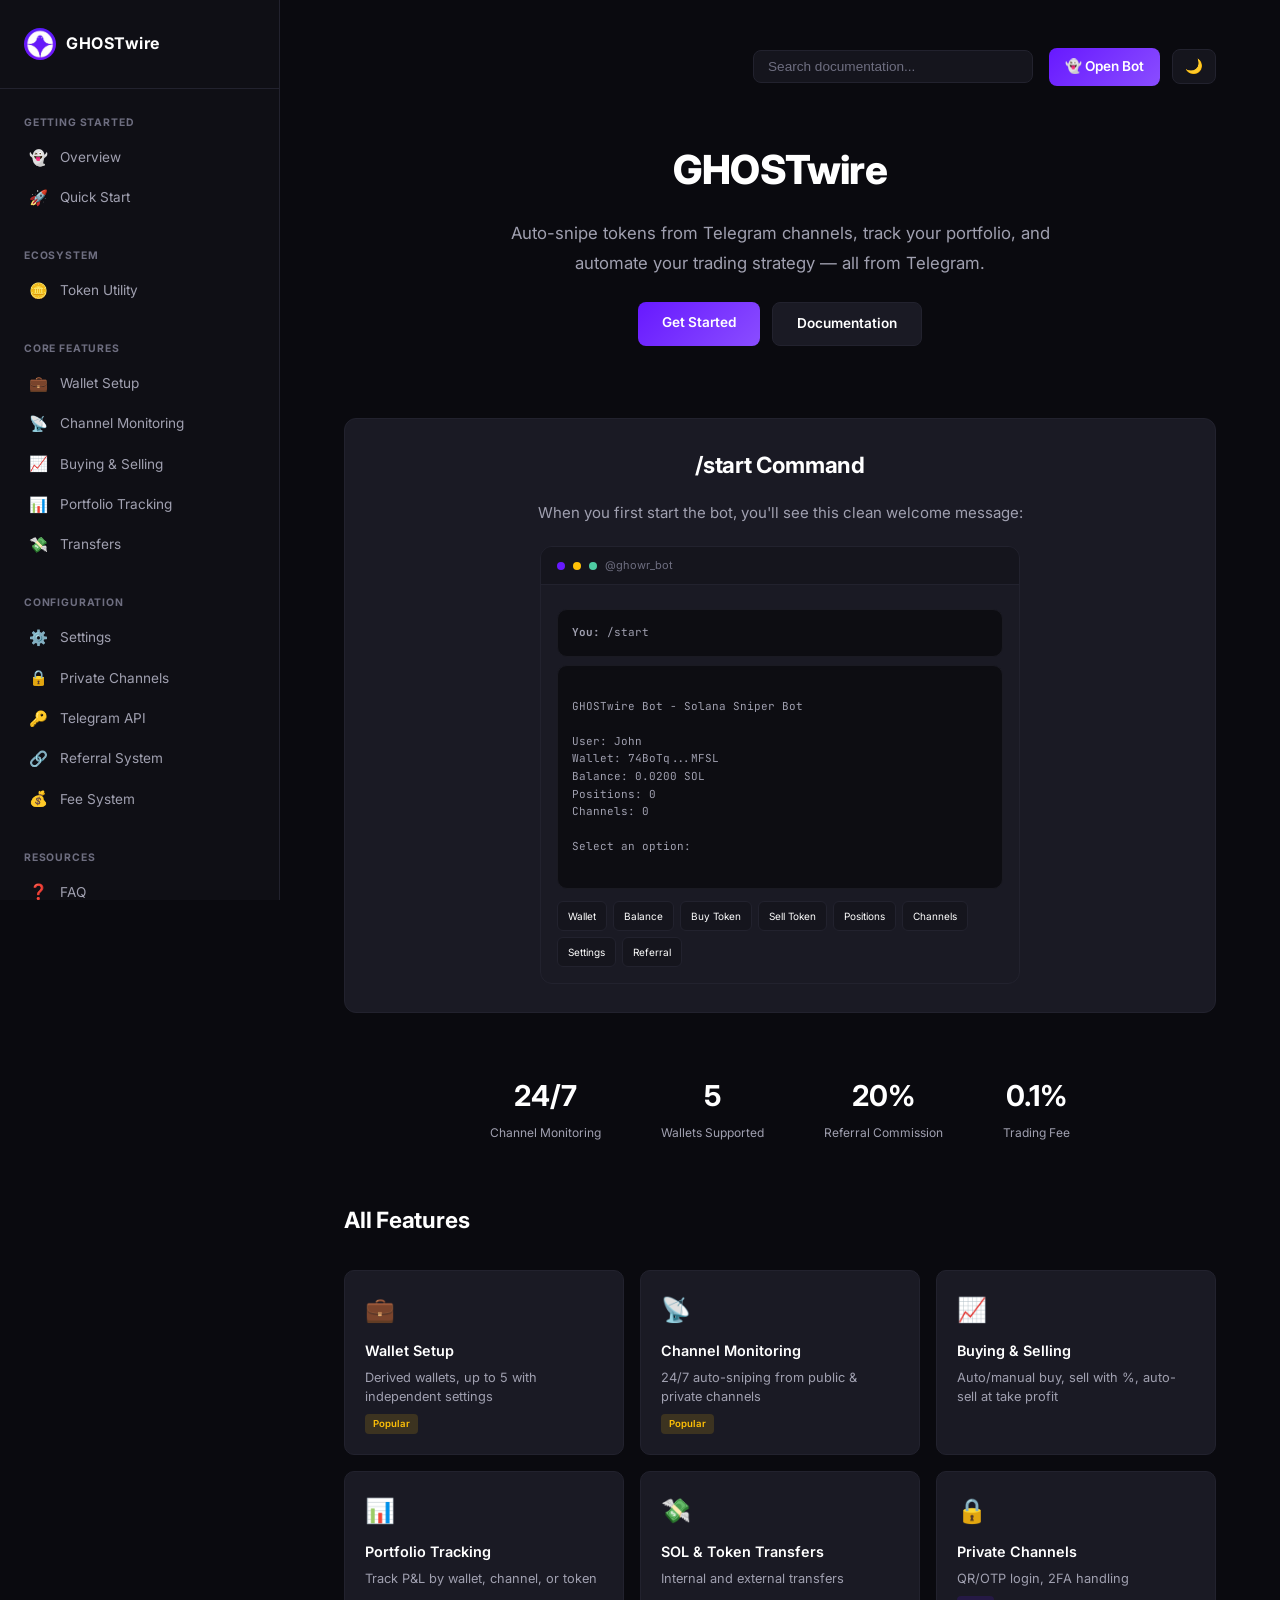
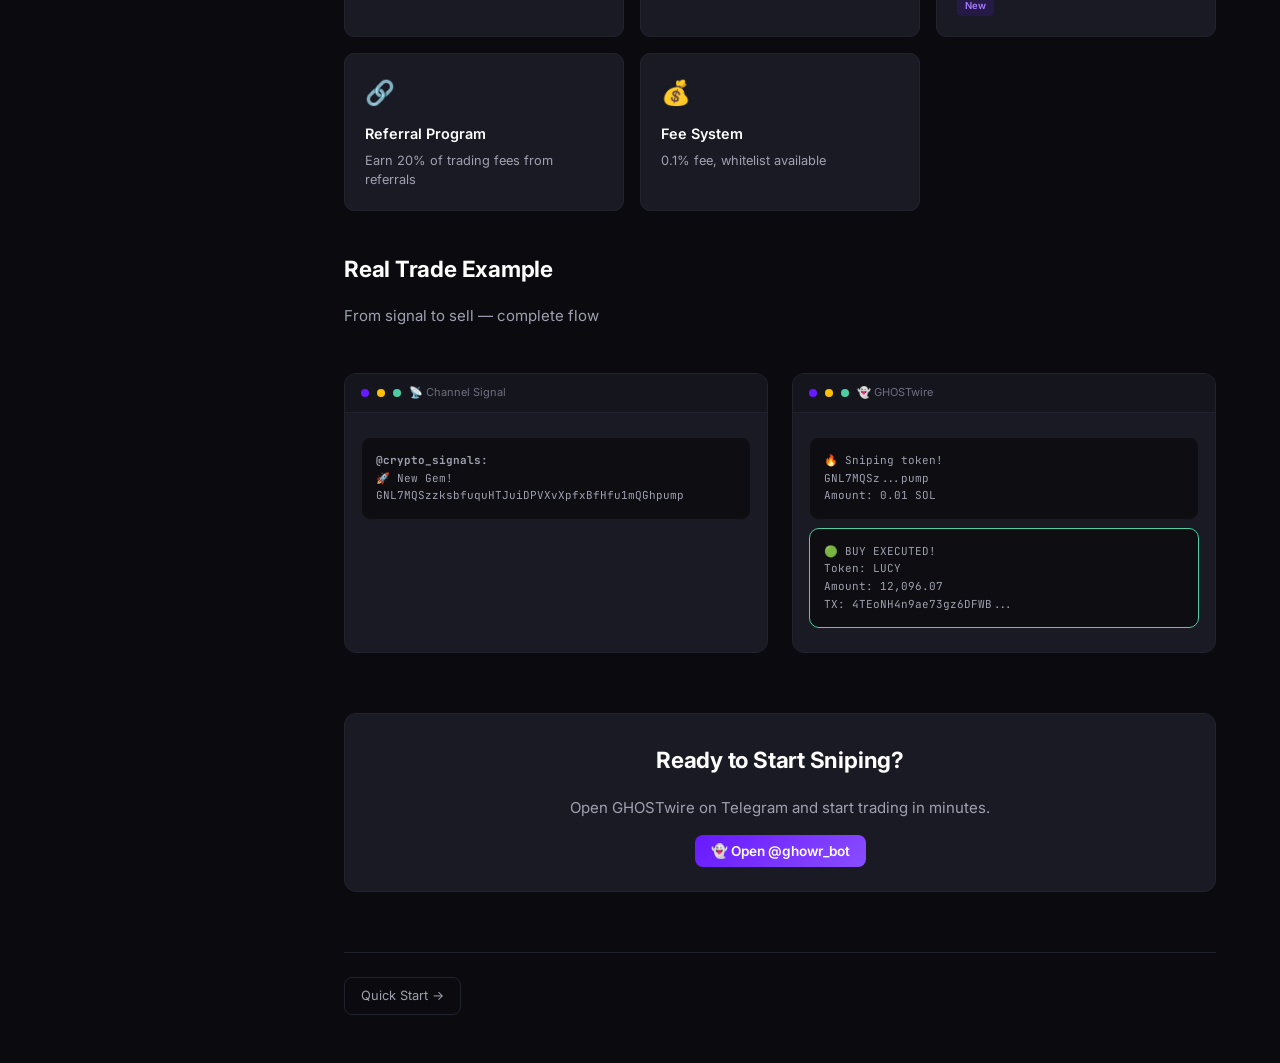
<file: index.html>
<html lang="en" data-theme="dark">
<head>
    <meta charset="UTF-8">
    <meta name="viewport" content="width=device-width, initial-scale=1.0">
    <title>GHOSTwire - Solana Sniper Bot Documentation</title>
    
    <!-- Favicon -->
    <link rel="icon" type="image/png" sizes="32x32" href="/assets/images/logo.png">
    <link rel="icon" type="image/png" sizes="16x16" href="/assets/images/logo.png">
    <link rel="apple-touch-icon" sizes="180x180" href="/assets/images/logo.png">
    
    <link href="https://fonts.googleapis.com/css2?family=Inter:wght@400;500;600;700;800&family=JetBrains+Mono:wght@400;500&display=swap" rel="stylesheet">
    <style>
        * {
            margin: 0;
            padding: 0;
            box-sizing: border-box;
        }

        :root {
            --bg-primary: #0a0a0f;
            --bg-secondary: #0f0f15;
            --bg-tertiary: #15151d;
            --bg-card: #1a1a24;
            --bg-code: #0d0d12;
            --accent-primary: #6719ff;
            --accent-secondary: #8a4dff;
            --accent-gradient: linear-gradient(135deg, #6719ff, #8a4dff);
            --text-primary: #ffffff;
            --text-secondary: #a0a0b0;
            --text-tertiary: #6e6e80;
            --border-primary: #22222e;
            --border-secondary: #1a1a22;
            --success: #4ecca3;
            --warning: #ffc107;
            --sidebar-width: 280px;
            --font-mono: 'JetBrains Mono', 'Fira Code', monospace;
            --font-sans: 'Inter', -apple-system, BlinkMacSystemFont, sans-serif;
            --max-content-width: 900px;
        }

        [data-theme="light"] {
            --bg-primary: #ffffff;
            --bg-secondary: #f8f8fa;
            --bg-tertiary: #f0f0f2;
            --bg-card: #ffffff;
            --bg-code: #f5f5f7;
            --text-primary: #1a1a2e;
            --text-secondary: #5a5a6e;
            --text-tertiary: #8a8a9e;
            --border-primary: #e0e0e8;
            --border-secondary: #ececf0;
        }

        html, body {
            overflow-x: hidden;
            width: 100%;
        }

        body {
            font-family: var(--font-sans);
            background: var(--bg-primary);
            color: var(--text-primary);
            line-height: 1.6;
            font-size: 15px;
        }

        /* Layout - Centered like GitBook */
        .page-wrapper {
            display: flex;
            min-height: 100vh;
            width: 100%;
            position: relative;
            justify-content: center;
        }

        /* Sidebar - Fixed width on left */
        .sidebar {
            width: var(--sidebar-width);
            min-width: var(--sidebar-width);
            background: var(--bg-secondary);
            border-right: 1px solid var(--border-primary);
            position: fixed;
            top: 0;
            left: 0;
            bottom: 0;
            overflow-y: auto;
            z-index: 1000;
            transition: transform 0.3s ease;
        }

        .sidebar-header {
            padding: 28px 24px;
            border-bottom: 1px solid var(--border-primary);
        }

        .logo {
            display: flex;
            align-items: center;
            gap: 10px;
            text-decoration: none;
        }

        .logo-icon {
            width: 32px;
            height: 32px;
            background: linear-gradient(135deg, #6719ff, #8a4dff);
            border-radius: 50%;
            display: flex;
            align-items: center;
            justify-content: center;
            font-size: 18px;
        }

        .logo-text {
            font-weight: 700;
            font-size: 1rem;
            letter-spacing: 0.5px;
            color: var(--text-primary);
        }

        .sidebar-nav {
            padding: 20px 0;
        }

        .sidebar-section {
            margin-bottom: 24px;
        }

        .sidebar-section-title {
            padding: 6px 24px;
            font-size: 0.65rem;
            text-transform: uppercase;
            letter-spacing: 0.08em;
            color: var(--text-tertiary);
            font-weight: 700;
        }

        .sidebar-link {
            display: flex;
            align-items: center;
            gap: 10px;
            padding: 8px 24px;
            color: var(--text-secondary);
            transition: all 0.2s;
            font-size: 0.85rem;
            text-decoration: none;
            border-left: 2px solid transparent;
        }

        .sidebar-link:hover {
            color: var(--text-primary);
            background: var(--bg-tertiary);
        }

        .sidebar-link.active {
            color: var(--accent-primary);
            background: rgba(103, 25, 255, 0.06);
            border-left-color: var(--accent-primary);
        }

        .sidebar-link .icon {
            font-size: 0.95rem;
            width: 24px;
            text-align: center;
        }

        .sidebar-footer {
            padding: 20px 24px;
            border-top: 1px solid var(--border-primary);
            font-size: 0.7rem;
            color: var(--text-tertiary);
            text-align: center;
        }

        .sidebar-footer a {
            color: var(--text-tertiary);
            text-decoration: none;
        }

        .sidebar-footer a:hover {
            color: var(--accent-primary);
        }

        /* Main Content - Centered */
        .main-content {
            flex: 1;
            margin-left: var(--sidebar-width);
            padding: 48px 64px;
            min-height: 100vh;
            background: var(--bg-primary);
            display: flex;
            justify-content: center;
        }

        .content-container {
            max-width: var(--max-content-width);
            width: 100%;
        }

        /* Typography */
        h1 {
            font-size: 2.2rem;
            font-weight: 800;
            margin-bottom: 20px;
            letter-spacing: -0.02em;
            color: var(--text-primary);
        }

        h2 {
            font-size: 1.4rem;
            font-weight: 700;
            margin-top: 40px;
            margin-bottom: 16px;
            color: var(--text-primary);
            letter-spacing: -0.01em;
        }

        h3 {
            font-size: 1.1rem;
            font-weight: 600;
            margin-top: 28px;
            margin-bottom: 12px;
            color: var(--text-primary);
        }

        p {
            margin-bottom: 16px;
            color: var(--text-secondary);
            line-height: 1.8;
        }

        a {
            color: var(--accent-primary);
            text-decoration: none;
        }

        a:hover {
            text-decoration: underline;
        }

        code {
            font-family: var(--font-mono);
            font-size: 0.85em;
            background: var(--bg-code);
            padding: 2px 8px;
            border-radius: 4px;
            color: #a67cff;
        }

        /* Top Navigation - Right aligned */
        .top-nav {
            display: flex;
            justify-content: flex-end;
            align-items: center;
            padding: 0 0 32px 0;
            gap: 16px;
            flex-wrap: wrap;
        }

        .search-wrapper {
            position: relative;
            flex: 1;
            max-width: 280px;
            min-width: 160px;
        }

        .search-box {
            background: var(--bg-tertiary);
            border: 1px solid var(--border-primary);
            border-radius: 8px;
            padding: 8px 14px;
            color: var(--text-primary);
            font-size: 0.85rem;
            width: 100%;
            transition: all 0.2s;
        }

        .search-box:focus {
            outline: none;
            border-color: var(--accent-primary);
        }

        .search-box::placeholder {
            color: var(--text-tertiary);
        }

        .search-results-dropdown {
            position: absolute;
            top: 100%;
            left: 0;
            right: 0;
            background: var(--bg-card);
            border: 1px solid var(--border-primary);
            border-radius: 8px;
            margin-top: 4px;
            max-height: 300px;
            overflow-y: auto;
            z-index: 500;
            display: none;
            box-shadow: 0 10px 30px rgba(0,0,0,0.3);
        }

        .search-results-dropdown a {
            display: block;
            padding: 10px 14px;
            color: var(--text-secondary);
            text-decoration: none;
            font-size: 0.85rem;
            border-bottom: 1px solid var(--border-secondary);
            transition: all 0.2s;
        }

        .search-results-dropdown a:last-child {
            border-bottom: none;
        }

        .search-results-dropdown a:hover {
            background: var(--bg-tertiary);
            color: var(--text-primary);
            text-decoration: none;
        }

        .top-nav-actions {
            display: flex;
            align-items: center;
            gap: 12px;
        }

        .theme-toggle {
            background: var(--bg-tertiary);
            border: 1px solid var(--border-primary);
            color: var(--text-primary);
            padding: 8px 12px;
            border-radius: 8px;
            cursor: pointer;
            font-size: 0.9rem;
            white-space: nowrap;
        }

        .open-bot-btn {
            padding: 8px 16px;
            background: var(--accent-gradient);
            color: white;
            border-radius: 8px;
            text-decoration: none;
            font-weight: 600;
            font-size: 0.85rem;
            border: none;
            white-space: nowrap;
        }

        .open-bot-btn:hover {
            opacity: 0.9;
            text-decoration: none;
        }

        /* Bot Preview */
        .bot-preview {
            background: var(--bg-card);
            border: 1px solid var(--border-primary);
            border-radius: 12px;
            overflow: hidden;
            margin: 20px 0;
        }

        .bot-preview-header {
            background: var(--bg-tertiary);
            padding: 10px 16px;
            display: flex;
            align-items: center;
            gap: 8px;
            font-size: 11px;
            color: var(--text-tertiary);
            border-bottom: 1px solid var(--border-primary);
        }

        .bot-preview-header .dot {
            width: 8px;
            height: 8px;
            border-radius: 50%;
        }
        .dot-red { background: #6719ff; }
        .dot-yellow { background: #ffc107; }
        .dot-green { background: #4ecca3; }

        .bot-preview-body {
            padding: 16px;
        }

        .bot-message {
            background: var(--bg-code);
            border-radius: 10px;
            padding: 14px;
            margin: 8px 0;
            color: var(--text-secondary);
            font-family: var(--font-mono);
            font-size: 11px;
            white-space: pre-wrap;
            word-break: break-word;
            border: 1px solid var(--border-secondary);
        }

        .bot-message.success {
            border-color: #4ecca3;
        }

        .bot-buttons {
            display: flex;
            flex-wrap: wrap;
            gap: 6px;
            margin-top: 12px;
        }

        .bot-button {
            background: var(--bg-tertiary);
            border: 1px solid var(--border-primary);
            color: var(--text-primary);
            padding: 6px 10px;
            border-radius: 6px;
            font-size: 10px;
            cursor: default;
            transition: all 0.2s;
        }

        .bot-button:hover {
            border-color: var(--accent-primary);
        }

        /* Stats Row */
        .stats-row {
            display: flex;
            flex-wrap: wrap;
            gap: 20px;
            justify-content: center;
            margin: 40px 0;
        }

        .stat-card {
            text-align: center;
            padding: 20px;
            min-width: 100px;
        }

        .stat-number {
            font-size: 1.8rem;
            font-weight: 700;
            color: var(--text-primary);
        }

        .stat-label {
            color: var(--text-secondary);
            font-size: 0.75rem;
            margin-top: 4px;
        }

        /* Feature Grid */
        .features-grid {
            display: grid;
            grid-template-columns: repeat(auto-fill, minmax(220px, 1fr));
            gap: 16px;
            margin: 32px 0;
        }

        .feature-card {
            background: var(--bg-card);
            border: 1px solid var(--border-primary);
            border-radius: 10px;
            padding: 20px;
            transition: all 0.2s;
            text-decoration: none;
            color: var(--text-primary);
            display: block;
        }

        .feature-card:hover {
            border-color: var(--accent-primary);
            transform: translateY(-2px);
        }

        .feature-icon {
            font-size: 1.5rem;
            margin-bottom: 10px;
        }

        .feature-card h3 {
            font-size: 0.9rem;
            margin-bottom: 6px;
            margin-top: 0;
        }

        .feature-card p {
            color: var(--text-secondary);
            font-size: 0.8rem;
            margin: 0;
            line-height: 1.5;
        }

        .tag {
            display: inline-block;
            padding: 2px 8px;
            border-radius: 4px;
            font-size: 0.6rem;
            font-weight: 600;
            margin-top: 8px;
        }

        .tag-new {
            background: rgba(103, 25, 255, 0.15);
            color: #a67cff;
        }

        .tag-popular {
            background: rgba(255, 193, 7, 0.15);
            color: #ffc107;
        }

        /* Quick Start Box */
        .quick-start {
            background: var(--bg-card);
            border: 1px solid var(--border-primary);
            border-radius: 12px;
            padding: 28px;
            margin: 32px 0;
            text-align: center;
        }

        /* Two Column */
        .two-column {
            display: grid;
            grid-template-columns: 1fr 1fr;
            gap: 24px;
            margin: 24px 0;
        }

        .two-column > div {
            min-width: 0;
        }

        /* Page Footer */
        .page-footer {
            margin-top: 60px;
            padding-top: 24px;
            border-top: 1px solid var(--border-primary);
            display: flex;
            justify-content: space-between;
            flex-wrap: wrap;
            gap: 16px;
        }

        .footer-nav {
            display: flex;
            gap: 20px;
            flex-wrap: wrap;
        }

        .footer-nav a {
            display: flex;
            align-items: center;
            gap: 8px;
            padding: 8px 16px;
            border: 1px solid var(--border-primary);
            border-radius: 8px;
            transition: all 0.2s;
            text-decoration: none;
            color: var(--text-secondary);
            font-size: 0.8rem;
        }

        .footer-nav a:hover {
            border-color: var(--accent-primary);
            color: var(--accent-primary);
            text-decoration: none;
        }

        /* Hero Section */
        .hero {
            text-align: center;
            padding: 20px 0 40px;
        }

        .hero h1 {
            font-size: 2.5rem;
            font-weight: 800;
            margin-bottom: 16px;
        }

        .hero p {
            font-size: 1.05rem;
            color: var(--text-secondary);
            max-width: 550px;
            margin: 0 auto;
        }

        .hero-buttons {
            display: flex;
            gap: 12px;
            justify-content: center;
            flex-wrap: wrap;
        }

        .btn-primary, .btn-secondary {
            display: inline-block;
            padding: 10px 24px;
            border-radius: 8px;
            font-weight: 600;
            font-size: 0.85rem;
            text-decoration: none;
            transition: all 0.2s;
        }

        .btn-primary {
            background: linear-gradient(135deg, #6719ff, #8a4dff);
            color: white;
        }

        .btn-primary:hover {
            opacity: 0.9;
            text-decoration: none;
        }

        .btn-secondary {
            background: var(--bg-card);
            color: var(--text-primary);
            border: 1px solid var(--border-primary);
        }

        .btn-secondary:hover {
            border-color: #6719ff;
            text-decoration: none;
        }

        /* Sidebar Overlay */
        .sidebar-overlay {
            display: none;
            position: fixed;
            inset: 0;
            background: rgba(0,0,0,0.5);
            z-index: 999;
        }

        .sidebar-overlay.active {
            display: block;
        }

        /* Mobile Menu Button */
        .mobile-menu-btn {
            display: none;
            position: fixed;
            top: 16px;
            left: 16px;
            z-index: 1100;
            background: var(--bg-card);
            border: 1px solid var(--border-primary);
            color: var(--text-primary);
            padding: 10px 14px;
            border-radius: 8px;
            cursor: pointer;
            font-size: 1.2rem;
            width: 44px;
            height: 44px;
            display: flex;
            align-items: center;
            justify-content: center;
        }

        /* Responsive */
        @media (max-width: 1024px) {
            .sidebar {
                transform: translateX(-100%);
            }
            .sidebar.open {
                transform: translateX(0);
            }
            .main-content {
                margin-left: 0 !important;
                padding: 20px !important;
            }
            .mobile-menu-btn {
                display: flex !important;
            }
            .sidebar-overlay.active {
                display: block;
            }
            .top-nav {
                padding-left: 60px !important;
                padding-top: 8px !important;
            }
        }

        @media (max-width: 768px) {
            .main-content {
                padding: 16px !important;
            }
            .top-nav {
                flex-direction: column;
                align-items: stretch;
                padding-left: 60px !important;
                padding-top: 8px !important;
                gap: 10px;
            }
            .search-wrapper {
                max-width: 100%;
                width: 100%;
                order: 1;
            }
            .top-nav-actions {
                order: 2;
                justify-content: flex-end;
            }
            .features-grid {
                grid-template-columns: 1fr 1fr;
            }
            .two-column {
                grid-template-columns: 1fr;
            }
            .footer-nav {
                flex-direction: column;
                width: 100%;
            }
            .footer-nav a {
                justify-content: center;
            }
            .hero h1 {
                font-size: 1.8rem;
            }
        }

        @media (max-width: 500px) {
            .features-grid {
                grid-template-columns: 1fr;
            }
            .main-content {
                padding: 12px !important;
            }
            .top-nav {
                padding-left: 56px !important;
                padding-top: 6px !important;
                gap: 8px;
            }
            .search-wrapper {
                max-width: 100%;
                width: 100%;
            }
            .hero-buttons {
                flex-direction: column;
                align-items: center;
            }
            .hero-buttons a {
                width: 100%;
                text-align: center;
            }
            .mobile-menu-btn {
                top: 12px;
                left: 12px;
                width: 40px;
                height: 40px;
            }
        }

        /* Desktop - hide mobile menu button */
        @media (min-width: 1025px) {
            .mobile-menu-btn {
                display: none !important;
            }
            .top-nav {
                padding-left: 0 !important;
            }
        }
    </style>
</head>
<body>
    <div class="sidebar-overlay" id="sidebar-overlay"></div>
    
    <div class="page-wrapper">
        <button class="mobile-menu-btn" id="mobile-menu-btn" aria-label="Toggle menu">☰</button>
        
        <aside class="sidebar" id="sidebar">
            <div class="sidebar-header">
                <a href="/" class="logo">
                    <div class="logo-icon" style="background-image: url('/assets/images/logo.png'); background-size: cover; background-position: center; width: 32px; height: 32px; border-radius: 50%;"></div>
                    <span class="logo-text">GHOSTwire</span>
                </a>
            </div>
            <nav class="sidebar-nav">
    <div class="sidebar-section">
        <div class="sidebar-section-title">Getting Started</div>
        <a href="/" class="sidebar-link"><span class="icon">👻</span> Overview</a>
        <a href="/getting-started" class="sidebar-link"><span class="icon">🚀</span> Quick Start</a>
    </div>
    <div class="sidebar-section">
        <div class="sidebar-section-title">Ecosystem</div>
        <a href="/token-utility" class="sidebar-link"><span class="icon">🪙</span> Token Utility</a>
    </div>
    <div class="sidebar-section">
        <div class="sidebar-section-title">Core Features</div>
        <a href="/wallet" class="sidebar-link"><span class="icon">💼</span> Wallet Setup</a>
        <a href="/channels" class="sidebar-link"><span class="icon">📡</span> Channel Monitoring</a>
        <a href="/trading" class="sidebar-link"><span class="icon">📈</span> Buying & Selling</a>
        <a href="/portfolio" class="sidebar-link"><span class="icon">📊</span> Portfolio Tracking</a>
        <a href="/transfers" class="sidebar-link"><span class="icon">💸</span> Transfers</a>
    </div>
    <div class="sidebar-section">
        <div class="sidebar-section-title">Configuration</div>
        <a href="/settings" class="sidebar-link"><span class="icon">⚙️</span> Settings</a>
        <a href="/private-channels" class="sidebar-link"><span class="icon">🔒</span> Private Channels</a>
        <a href="/api" class="sidebar-link"><span class="icon">🔑</span> Telegram API</a>
        <a href="/referrals" class="sidebar-link"><span class="icon">🔗</span> Referral System</a>
        <a href="/fees" class="sidebar-link"><span class="icon">💰</span> Fee System</a>
    </div>
    <div class="sidebar-section">
        <div class="sidebar-section-title">Resources</div>
        <a href="/faq" class="sidebar-link"><span class="icon">❓</span> FAQ</a>
        <a href="/commands" class="sidebar-link"><span class="icon">⌨️</span> Commands</a>
    </div>
</nav>
            <div class="sidebar-footer">
                <p>© 2026 GHOSTwire</p>
                <p><a href="https://t.me/ghowr_bot" target="_blank">@ghowr_bot</a></p>
                <p style="margin-top: 4px;"><a href="https://www.ghostwirebot.tech/" target="_blank" style="color: var(--accent-primary);">🌐 ghostwirebot.tech</a></p>
            </div>
        </aside>
        
        <main class="main-content">
            <div class="content-container">
                <div class="top-nav">
                    <div class="search-wrapper">
                        <input type="text" class="search-box" id="search-box" placeholder="Search documentation...">
                        <div class="search-results-dropdown" id="search-results"></div>
                    </div>
                    <div class="top-nav-actions">
                        <a href="https://t.me/ghowr_bot" target="_blank" class="open-bot-btn">👻 Open Bot</a>
                        <button class="theme-toggle" id="theme-toggle" aria-label="Toggle theme">🌙</button>
                    </div>
                </div>

                <div class="hero">
                    <h1>GHOSTwire</h1>
                    <p>Auto-snipe tokens from Telegram channels, track your portfolio, and automate your trading strategy — all from Telegram.</p>
                    <div class="hero-buttons" style="margin-top: 24px;">
                        <a href="/getting-started" class="btn-primary">Get Started</a>
                        <a href="/wallet" class="btn-secondary">Documentation</a>
                    </div>
                </div>

                <div class="quick-start">
                    <h2 style="margin-top: 0;">/start Command</h2>
                    <p style="margin-bottom: 20px;">When you first start the bot, you'll see this clean welcome message:</p>
                    
                    <div class="bot-preview" style="max-width: 480px; margin: 0 auto; text-align: left;">
                        <div class="bot-preview-header">
                            <span class="dot dot-red"></span>
                            <span class="dot dot-yellow"></span>
                            <span class="dot dot-green"></span>
                            <span>@ghowr_bot</span>
                        </div>
                        <div class="bot-preview-body">
                            <div class="bot-message"><b>You:</b> /start</div>
                            <div class="bot-message">
GHOSTwire Bot - Solana Sniper Bot

User: John
Wallet: 74BoTq...MFSL
Balance: 0.0200 SOL
Positions: 0
Channels: 0

Select an option:
                            </div>
                            <div class="bot-buttons">
                                <div class="bot-button">Wallet</div>
                                <div class="bot-button">Balance</div>
                                <div class="bot-button">Buy Token</div>
                                <div class="bot-button">Sell Token</div>
                                <div class="bot-button">Positions</div>
                                <div class="bot-button">Channels</div>
                                <div class="bot-button">Settings</div>
                                <div class="bot-button">Referral</div>
                            </div>
                        </div>
                    </div>
                </div>

                <div class="stats-row">
                    <div class="stat-card">
                        <div class="stat-number">24/7</div>
                        <div class="stat-label">Channel Monitoring</div>
                    </div>
                    <div class="stat-card">
                        <div class="stat-number">5</div>
                        <div class="stat-label">Wallets Supported</div>
                    </div>
                    <div class="stat-card">
                        <div class="stat-number">20%</div>
                        <div class="stat-label">Referral Commission</div>
                    </div>
                    <div class="stat-card">
                        <div class="stat-number">0.1%</div>
                        <div class="stat-label">Trading Fee</div>
                    </div>
                </div>

                <h2>All Features</h2>
                <div class="features-grid">
                    <a href="/wallet" class="feature-card">
                        <div class="feature-icon">💼</div>
                        <h3>Wallet Setup</h3>
                        <p>Derived wallets, up to 5 with independent settings</p>
                        <span class="tag tag-popular">Popular</span>
                    </a>
                    <a href="/channels" class="feature-card">
                        <div class="feature-icon">📡</div>
                        <h3>Channel Monitoring</h3>
                        <p>24/7 auto-sniping from public & private channels</p>
                        <span class="tag tag-popular">Popular</span>
                    </a>
                    <a href="/trading" class="feature-card">
                        <div class="feature-icon">📈</div>
                        <h3>Buying & Selling</h3>
                        <p>Auto/manual buy, sell with %, auto-sell at take profit</p>
                    </a>
                    <a href="/portfolio" class="feature-card">
                        <div class="feature-icon">📊</div>
                        <h3>Portfolio Tracking</h3>
                        <p>Track P&L by wallet, channel, or token</p>
                    </a>
                    <a href="/transfers" class="feature-card">
                        <div class="feature-icon">💸</div>
                        <h3>SOL & Token Transfers</h3>
                        <p>Internal and external transfers</p>
                    </a>
                    <a href="/private-channels" class="feature-card">
                        <div class="feature-icon">🔒</div>
                        <h3>Private Channels</h3>
                        <p>QR/OTP login, 2FA handling</p>
                        <span class="tag tag-new">New</span>
                    </a>
                    <a href="/referrals" class="feature-card">
                        <div class="feature-icon">🔗</div>
                        <h3>Referral Program</h3>
                        <p>Earn 20% of trading fees from referrals</p>
                    </a>
                    <a href="/fees" class="feature-card">
                        <div class="feature-icon">💰</div>
                        <h3>Fee System</h3>
                        <p>0.1% fee, whitelist available</p>
                    </a>
                </div>

                <h2>Real Trade Example</h2>
                <p>From signal to sell — complete flow</p>
                <div class="two-column">
                    <div class="bot-preview">
                        <div class="bot-preview-header">
                            <span class="dot dot-red"></span><span class="dot dot-yellow"></span><span class="dot dot-green"></span>
                            <span>📡 Channel Signal</span>
                        </div>
                        <div class="bot-preview-body">
                            <div class="bot-message"><b>@crypto_signals:</b>
🚀 New Gem!
GNL7MQSzzksbfuquHTJuiDPVXvXpfxBfHfu1mQGhpump</div>
                        </div>
                    </div>
                    <div class="bot-preview">
                        <div class="bot-preview-header">
                            <span class="dot dot-red"></span><span class="dot dot-yellow"></span><span class="dot dot-green"></span>
                            <span>👻 GHOSTwire</span>
                        </div>
                        <div class="bot-preview-body">
                            <div class="bot-message">🔥 Sniping token!
GNL7MQSz...pump
Amount: 0.01 SOL</div>
                            <div class="bot-message success">🟢 BUY EXECUTED!
Token: LUCY
Amount: 12,096.07
TX: 4TEoNH4n9ae73gz6DFWB...</div>
                        </div>
                    </div>
                </div>

                <div class="quick-start" style="margin-top: 40px;">
                    <h2 style="margin-top: 0;">Ready to Start Sniping?</h2>
                    <p>Open GHOSTwire on Telegram and start trading in minutes.</p>
                    <div style="margin-top: 20px;">
                        <a href="https://t.me/ghowr_bot" target="_blank" class="open-bot-btn">👻 Open @ghowr_bot</a>
                    </div>
                </div>

                <div class="page-footer">
                    <div class="footer-nav">
                        <a href="/getting-started">Quick Start →</a>
                    </div>
                </div>
            </div>
        </main>
    </div>

    <script>
        function initTheme() {
            var savedTheme = localStorage.getItem('theme') || 'dark';
            document.documentElement.setAttribute('data-theme', savedTheme);
            var toggleBtn = document.getElementById('theme-toggle');
            if (toggleBtn) {
                toggleBtn.addEventListener('click', function() {
                    var current = document.documentElement.getAttribute('data-theme');
                    var next = current === 'dark' ? 'light' : 'dark';
                    document.documentElement.setAttribute('data-theme', next);
                    localStorage.setItem('theme', next);
                    toggleBtn.textContent = next === 'dark' ? '🌙' : '☀️';
                });
                toggleBtn.textContent = savedTheme === 'dark' ? '🌙' : '☀️';
            }
        }

        function initSidebar() {
            var sidebar = document.getElementById('sidebar');
            var menuBtn = document.getElementById('mobile-menu-btn');
            var overlay = document.getElementById('sidebar-overlay');
            
            function openSidebar() {
                sidebar.classList.add('open');
                overlay.classList.add('active');
                document.body.style.overflow = 'hidden';
            }
            
            function closeSidebar() {
                sidebar.classList.remove('open');
                overlay.classList.remove('active');
                document.body.style.overflow = '';
            }
            
            if (menuBtn) {
                menuBtn.addEventListener('click', openSidebar);
            }
            
            if (overlay) {
                overlay.addEventListener('click', closeSidebar);
            }
            
            var sidebarLinks = sidebar.querySelectorAll('.sidebar-link');
            sidebarLinks.forEach(function(link) {
                link.addEventListener('click', function() {
                    if (window.innerWidth <= 1024) {
                        closeSidebar();
                    }
                });
            });
            
            window.addEventListener('resize', function() {
                if (window.innerWidth > 1024) {
                    closeSidebar();
                }
            });
        }

        function initSearch() {
            var searchBox = document.getElementById('search-box');
            var searchResults = document.getElementById('search-results');
            if (!searchBox || !searchResults) return;
            
            var searchData = [
                { title: 'Overview', url: '/' },
                { title: 'Quick Start', url: '/getting-started' },
                { title: 'Wallet Setup', url: '/wallet' },
                { title: 'Channel Monitoring', url: '/channels' },
                { title: 'Buying & Selling', url: '/trading' },
                { title: 'Portfolio Tracking', url: '/portfolio' },
                { title: 'Transfers', url: '/transfers' },
                { title: 'Settings', url: '/settings' },
                { title: 'Private Channels', url: '/private-channels' },
                { title: 'Telegram API', url: '/api' },
                { title: 'Referral System', url: '/referrals' },
                { title: 'Fee System', url: '/fees' },
                { title: 'FAQ', url: '/faq' },
                { title: 'Commands', url: '/commands' }
            ];
            
            searchBox.addEventListener('input', function(e) {
                var query = e.target.value.toLowerCase().trim();
                
                if (query.length > 0) {
                    var results = searchData.filter(function(d) {
                        return d.title.toLowerCase().indexOf(query) !== -1;
                    });
                    
                    if (results.length > 0) {
                        var html = '';
                        results.forEach(function(r) {
                            html += '<a href="' + r.url + '">' + r.title + '</a>';
                        });
                        searchResults.innerHTML = html;
                        searchResults.style.display = 'block';
                    } else {
                        searchResults.innerHTML = '<div style="padding: 12px; color: var(--text-tertiary); font-size: 0.85rem;">No results found</div>';
                        searchResults.style.display = 'block';
                    }
                } else {
                    searchResults.style.display = 'none';
                }
            });
            
            document.addEventListener('click', function(e) {
                if (!searchBox.contains(e.target) && !searchResults.contains(e.target)) {
                    searchResults.style.display = 'none';
                }
            });
            
            document.addEventListener('keydown', function(e) {
                if (e.key === 'Escape') {
                    searchResults.style.display = 'none';
                    searchBox.blur();
                }
            });
            
            searchBox.addEventListener('focus', function() {
                if (searchBox.value.trim().length > 0) {
                    var event = new Event('input');
                    searchBox.dispatchEvent(event);
                }
            });
        }

        document.addEventListener('DOMContentLoaded', function() {
            initTheme();
            initSidebar();
            initSearch();
        });
    </script>

</body>
</html>
</file>
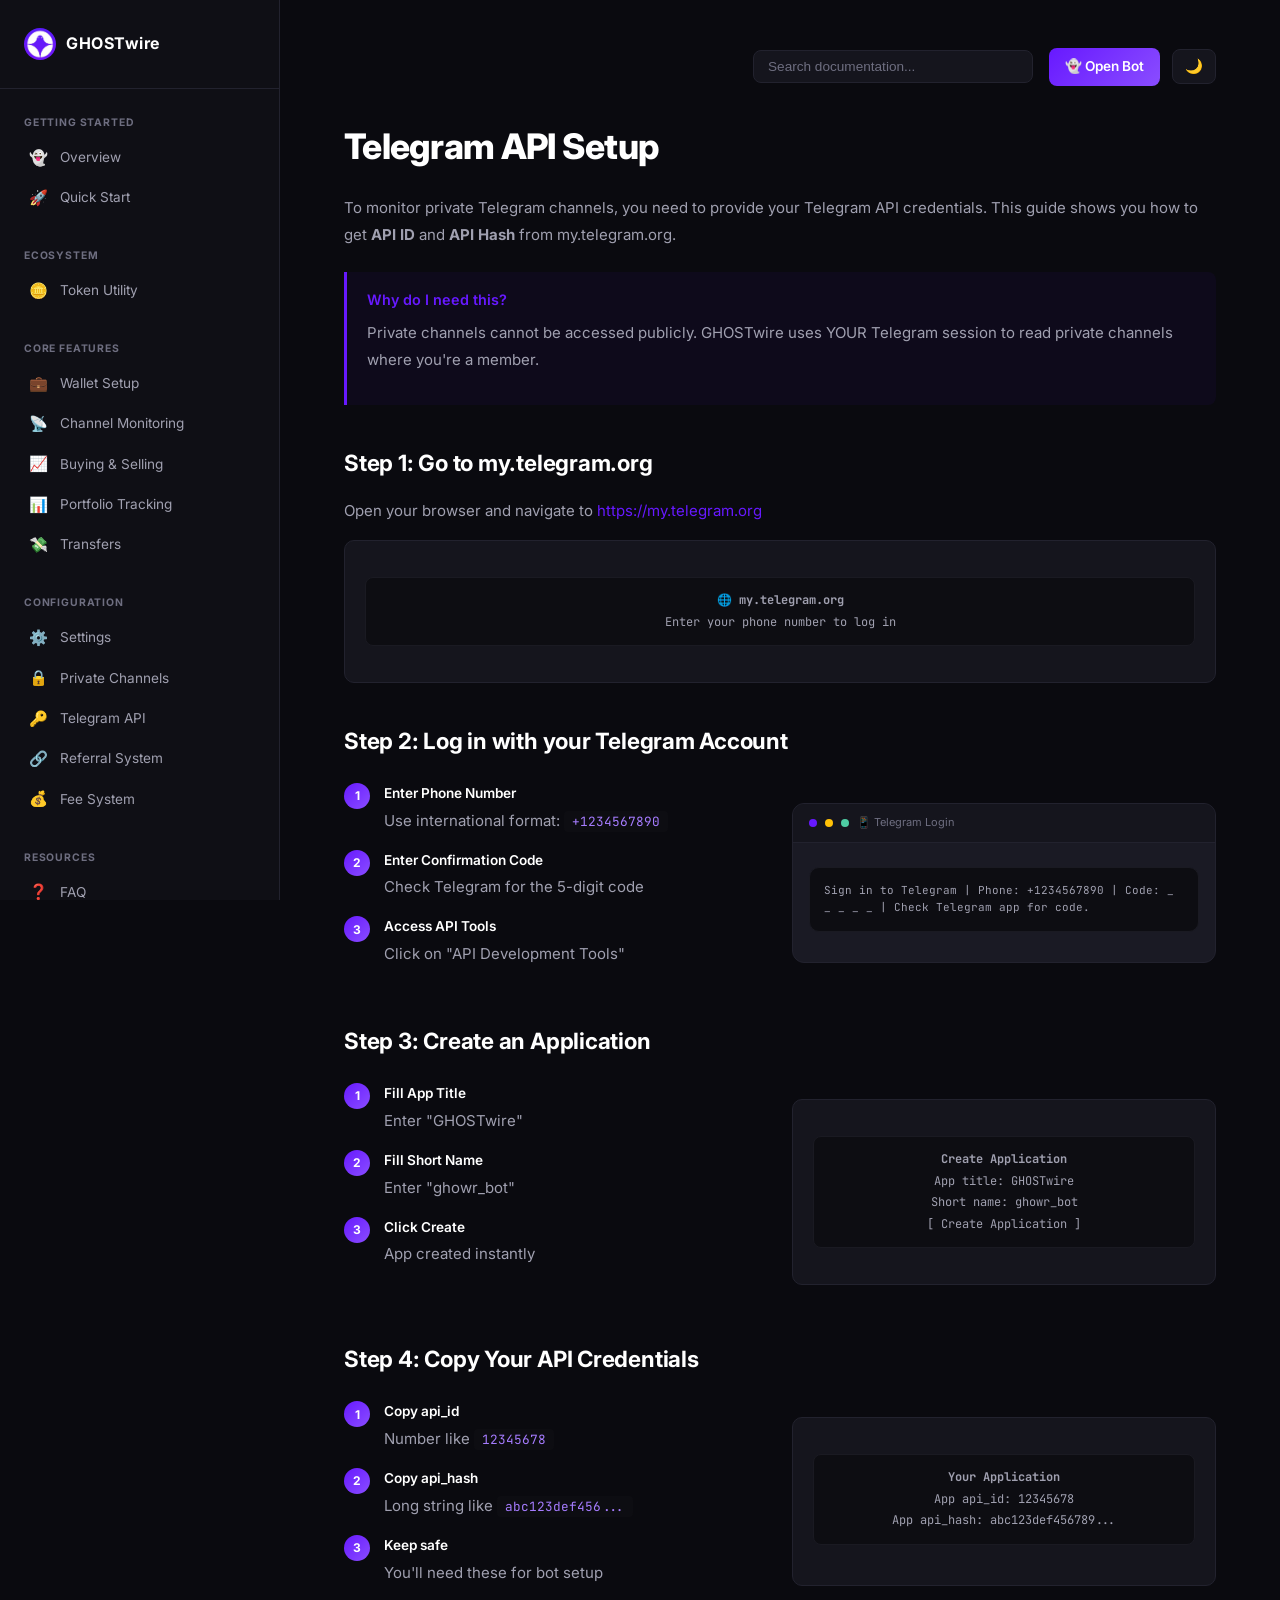
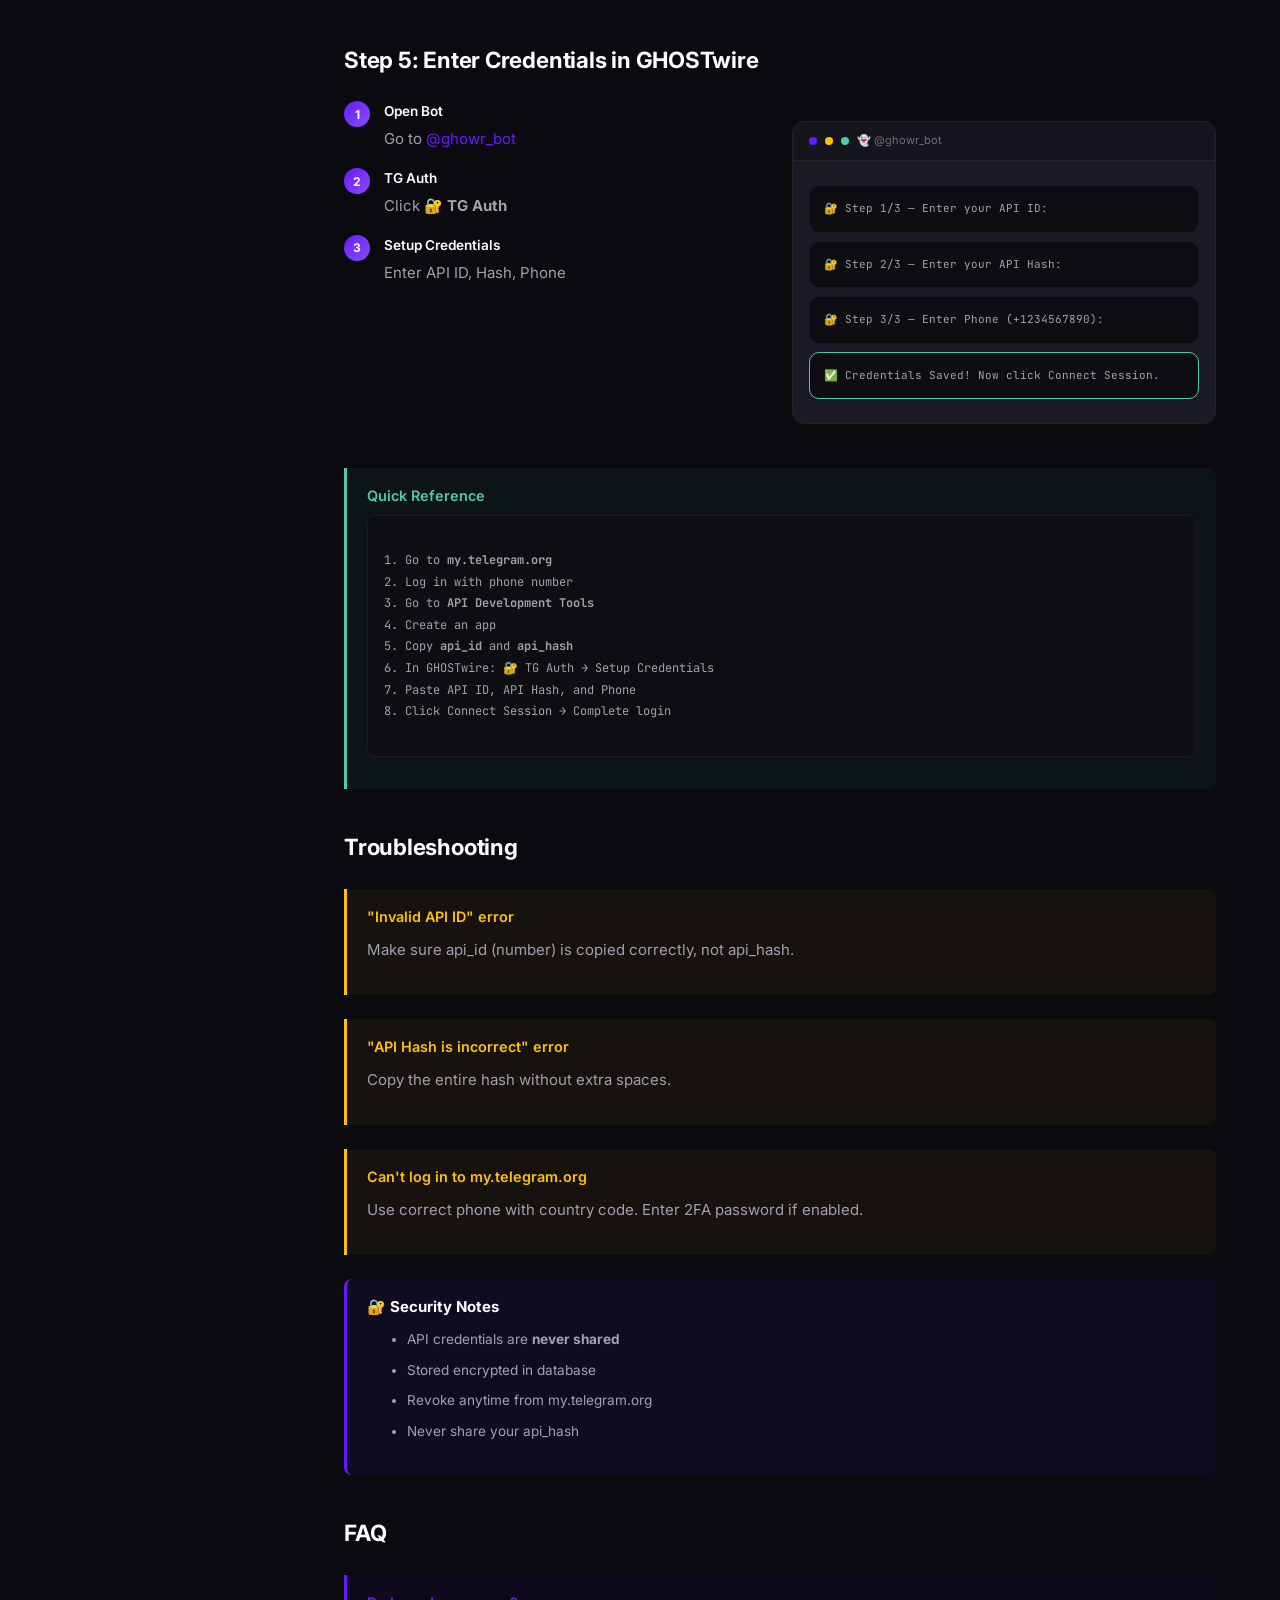
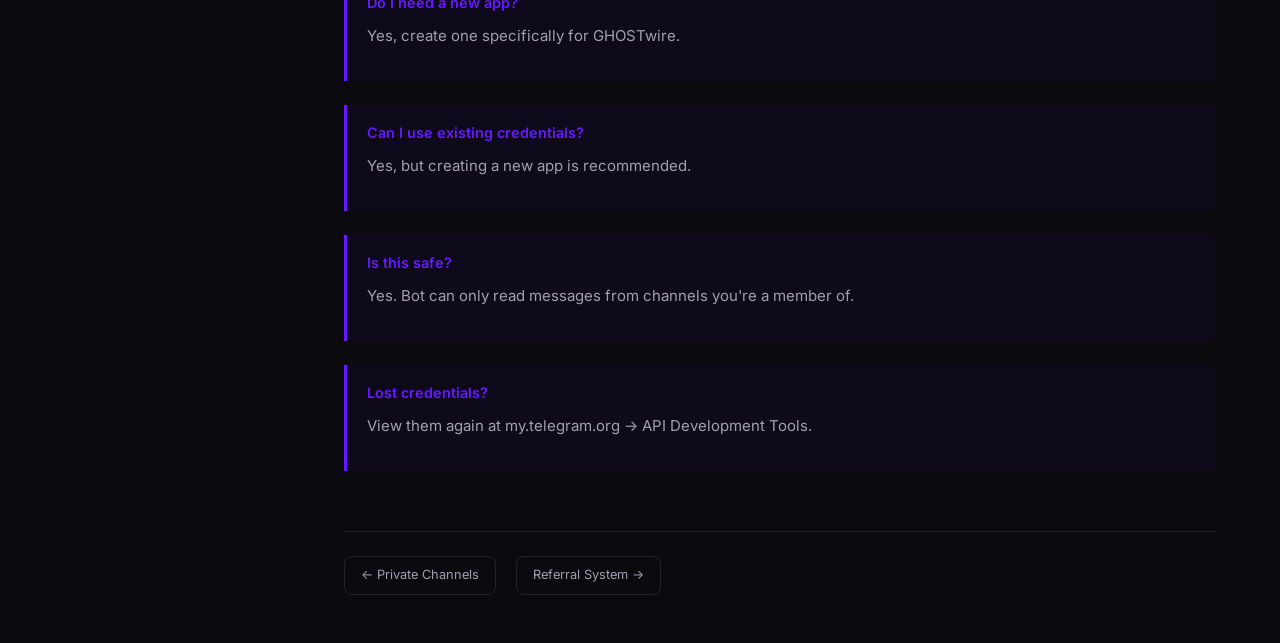
<file: api.html>
<!DOCTYPE html>
<html lang="en" data-theme="dark">
<head>
    <meta charset="UTF-8">
    <meta name="viewport" content="width=device-width, initial-scale=1.0">
    <title>Telegram API Setup - GHOSTwire</title>
    
    <!-- Favicon -->
    <link rel="icon" type="image/png" sizes="32x32" href="assets/images/logo.png">
    <link rel="icon" type="image/png" sizes="16x16" href="assets/images/logo.png">
    <link rel="apple-touch-icon" sizes="180x180" href="assets/images/logo.png">
    
    <link href="https://fonts.googleapis.com/css2?family=Inter:wght@400;500;600;700;800&family=JetBrains+Mono:wght@400;500&display=swap" rel="stylesheet">
    <style>
        * { margin: 0; padding: 0; box-sizing: border-box; }

        :root {
            --bg-primary: #0a0a0f; --bg-secondary: #0f0f15; --bg-tertiary: #15151d;
            --bg-card: #1a1a24; --bg-code: #0d0d12;
            --accent-primary: #6719ff; --accent-secondary: #8a4dff;
            --accent-gradient: linear-gradient(135deg, #6719ff, #8a4dff);
            --text-primary: #ffffff; --text-secondary: #a0a0b0; --text-tertiary: #6e6e80;
            --border-primary: #22222e; --border-secondary: #1a1a22;
            --success: #4ecca3; --warning: #ffc107; --danger: #e94560;
            --sidebar-width: 280px;
            --max-content-width: 900px;
            --font-mono: 'JetBrains Mono', 'Fira Code', monospace;
            --font-sans: 'Inter', -apple-system, BlinkMacSystemFont, sans-serif;
        }

        [data-theme="light"] {
            --bg-primary: #ffffff; --bg-secondary: #f8f8fa; --bg-tertiary: #f0f0f2;
            --bg-card: #ffffff; --bg-code: #f5f5f7;
            --text-primary: #1a1a2e; --text-secondary: #5a5a6e; --text-tertiary: #8a8a9e;
            --border-primary: #e0e0e8; --border-secondary: #ececf0;
        }

        html, body { overflow-x: hidden; width: 100%; }

        body {
            font-family: var(--font-sans); background: var(--bg-primary);
            color: var(--text-primary); line-height: 1.6; font-size: 15px;
        }

        .page-wrapper { 
            display: flex; 
            min-height: 100vh; 
            width: 100%; 
            position: relative;
            justify-content: center;
        }

        /* Sidebar */
        .sidebar {
            width: var(--sidebar-width); 
            min-width: var(--sidebar-width);
            background: var(--bg-secondary); 
            border-right: 1px solid var(--border-primary);
            position: fixed; 
            top: 0; 
            left: 0; 
            bottom: 0; 
            overflow-y: auto;
            z-index: 1000; 
            transition: transform 0.3s ease; 
            display: flex; 
            flex-direction: column;
        }
        .sidebar-header { padding: 28px 24px; border-bottom: 1px solid var(--border-primary); }
        .logo { display: flex; align-items: center; gap: 10px; text-decoration: none; }
        .logo-icon { width: 32px; height: 32px; background: linear-gradient(135deg, #6719ff, #8a4dff); border-radius: 50%; display: flex; align-items: center; justify-content: center; font-size: 18px; }
        .logo-text { font-weight: 700; font-size: 1rem; letter-spacing: 0.5px; color: var(--text-primary); }
        .sidebar-nav { flex: 1; padding: 20px 0; }
        .sidebar-section { margin-bottom: 24px; }
        .sidebar-section-title { padding: 6px 24px; font-size: 0.65rem; text-transform: uppercase; letter-spacing: 0.08em; color: var(--text-tertiary); font-weight: 700; }
        .sidebar-link { 
            display: flex; 
            align-items: center; 
            gap: 10px; 
            padding: 8px 24px; 
            color: var(--text-secondary); 
            transition: all 0.2s; 
            font-size: 0.85rem; 
            text-decoration: none;
            border-left: 2px solid transparent;
        }
        .sidebar-link:hover { color: var(--text-primary); background: var(--bg-tertiary); }
        .sidebar-link.active { 
            color: var(--accent-primary); 
            background: rgba(103, 25, 255, 0.06);
            border-left-color: var(--accent-primary);
        }
        .sidebar-link .icon { font-size: 0.95rem; width: 24px; text-align: center; }
        .sidebar-footer { padding: 20px 24px; border-top: 1px solid var(--border-primary); font-size: 0.7rem; color: var(--text-tertiary); text-align: center; }
        .sidebar-footer a { color: var(--text-tertiary); text-decoration: none; }
        .sidebar-footer a:hover { color: var(--accent-primary); }

        /* Main Content - Centered */
        .main-content { 
            flex: 1; 
            margin-left: var(--sidebar-width); 
            padding: 48px 64px; 
            min-height: 100vh; 
            background: var(--bg-primary);
            display: flex;
            justify-content: center;
        }
        .content-container { 
            max-width: var(--max-content-width); 
            width: 100%; 
        }

        h1 { 
            font-size: 2.2rem; 
            font-weight: 800; 
            margin-bottom: 20px; 
            color: var(--text-primary);
            letter-spacing: -0.02em;
        }
        h2 { 
            font-size: 1.4rem; 
            font-weight: 700; 
            margin-top: 40px; 
            margin-bottom: 16px; 
            color: var(--text-primary);
            letter-spacing: -0.01em;
        }
        h3 { font-size: 1.1rem; font-weight: 600; margin-top: 28px; margin-bottom: 12px; color: var(--text-primary); }
        h4 { font-size: 0.95rem; font-weight: 600; margin-top: 16px; margin-bottom: 8px; color: var(--text-primary); }
        p { margin-bottom: 16px; color: var(--text-secondary); line-height: 1.8; }
        a { color: var(--accent-primary); text-decoration: none; }
        a:hover { text-decoration: underline; }
        code { font-family: var(--font-mono); font-size: 0.85em; background: var(--bg-code); padding: 2px 8px; border-radius: 4px; color: #a67cff; }

        /* Top Navigation */
        .top-nav { display: flex; justify-content: flex-end; align-items: center; padding: 0 0 32px 0; gap: 16px; flex-wrap: wrap; }
        .search-wrapper { position: relative; flex: 1; max-width: 280px; min-width: 160px; }
        .search-box { background: var(--bg-tertiary); border: 1px solid var(--border-primary); border-radius: 8px; padding: 8px 14px; color: var(--text-primary); font-size: 0.85rem; width: 100%; transition: all 0.2s; }
        .search-box:focus { outline: none; border-color: var(--accent-primary); }
        .search-box::placeholder { color: var(--text-tertiary); }
        .search-results-dropdown { position: absolute; top: 100%; left: 0; right: 0; background: var(--bg-card); border: 1px solid var(--border-primary); border-radius: 8px; margin-top: 4px; max-height: 300px; overflow-y: auto; z-index: 500; display: none; box-shadow: 0 10px 30px rgba(0,0,0,0.3); }
        .search-results-dropdown a { display: block; padding: 10px 14px; color: var(--text-secondary); text-decoration: none; font-size: 0.85rem; border-bottom: 1px solid var(--border-secondary); }
        .search-results-dropdown a:last-child { border-bottom: none; }
        .search-results-dropdown a:hover { background: var(--bg-tertiary); color: var(--text-primary); text-decoration: none; }
        .top-nav-actions { display: flex; align-items: center; gap: 12px; }
        .theme-toggle { background: var(--bg-tertiary); border: 1px solid var(--border-primary); color: var(--text-primary); padding: 8px 12px; border-radius: 8px; cursor: pointer; font-size: 0.9rem; white-space: nowrap; }
        .open-bot-btn { padding: 8px 16px; background: var(--accent-gradient); color: white; border-radius: 8px; text-decoration: none; font-weight: 600; font-size: 0.85rem; white-space: nowrap; }
        .open-bot-btn:hover { opacity: 0.9; text-decoration: none; }

        /* Callouts */
        .callout { border-left: 3px solid; border-radius: 0 8px 8px 0; padding: 16px 20px; margin: 24px 0; background: var(--bg-card); }
        .callout-info { border-color: #6719ff; background: rgba(103, 25, 255, 0.05); }
        .callout-warning { border-color: #ffc107; background: rgba(255, 193, 7, 0.05); }
        .callout-success { border-color: #4ecca3; background: rgba(78, 204, 163, 0.05); }
        .callout-title { font-weight: 600; margin-bottom: 8px; font-size: 0.9rem; }
        .callout-info .callout-title { color: #6719ff; }
        .callout-warning .callout-title { color: #ffc107; }
        .callout-success .callout-title { color: #4ecca3; }

        /* Bot Preview */
        .bot-preview { background: var(--bg-card); border: 1px solid var(--border-primary); border-radius: 12px; overflow: hidden; margin: 20px 0; }
        .bot-preview-header { background: var(--bg-tertiary); padding: 10px 16px; display: flex; align-items: center; gap: 8px; font-size: 11px; color: var(--text-tertiary); border-bottom: 1px solid var(--border-primary); }
        .bot-preview-header .dot { width: 8px; height: 8px; border-radius: 50%; }
        .dot-red { background: #6719ff; } .dot-yellow { background: #ffc107; } .dot-green { background: #4ecca3; }
        .bot-preview-body { padding: 16px; }
        .bot-message { background: var(--bg-code); border-radius: 10px; padding: 14px; margin: 8px 0; color: var(--text-secondary); font-family: var(--font-mono); font-size: 11px; white-space: pre-wrap; word-break: break-word; border: 1px solid var(--border-secondary); }
        .bot-message.success { border-color: #4ecca3; }
        .bot-buttons { display: flex; flex-wrap: wrap; gap: 6px; margin-top: 12px; }
        .bot-button { background: var(--bg-tertiary); border: 1px solid var(--border-primary); color: var(--text-primary); padding: 6px 10px; border-radius: 6px; font-size: 10px; cursor: default; }
        .bot-button:hover { border-color: var(--accent-primary); }

        /* Steps */
        .step-with-preview { 
            display: grid; 
            grid-template-columns: 1fr 1fr; 
            gap: 24px; 
            margin: 24px 0; 
        }
        .step-with-preview > div { min-width: 0; }
        .steps { counter-reset: step; list-style: none; padding: 0; }
        .step { counter-increment: step; position: relative; padding-left: 40px; margin-bottom: 16px; }
        .step::before { content: counter(step); position: absolute; left: 0; top: 0; width: 26px; height: 26px; background: var(--accent-gradient); border-radius: 50%; display: flex; align-items: center; justify-content: center; font-weight: 700; font-size: 0.75rem; color: white; }
        .step-title { font-weight: 600; font-size: 0.85rem; margin-bottom: 2px; }
        .step p { fontSize: 0.8rem; margin-bottom: 0; }

        /* Info Box */
        .info-box { background: rgba(103, 25, 255, 0.08); border-left: 3px solid #6719ff; padding: 16px 20px; border-radius: 8px; margin: 24px 0; }
        .code-block { background: var(--bg-code); border-radius: 8px; padding: 12px 16px; font-family: var(--font-mono); font-size: 0.75rem; overflow-x: auto; white-space: pre-wrap; word-break: break-word; border: 1px solid var(--border-secondary); margin: 16px 0; line-height: 1.8; color: var(--text-secondary); }
        .screenshot-placeholder { background: var(--bg-tertiary); border: 1px solid var(--border-primary); border-radius: 10px; padding: 20px; text-align: center; margin: 16px 0; }

        ul { color: var(--text-secondary); padding-left: 20px; margin-bottom: 16px; line-height: 1.8; }
        li { margin-bottom: 6px; font-size: 0.85rem; }

        .page-footer { margin-top: 60px; padding-top: 24px; border-top: 1px solid var(--border-primary); display: flex; justify-content: space-between; flex-wrap: wrap; gap: 16px; }
        .footer-nav { display: flex; gap: 20px; flex-wrap: wrap; }
        .footer-nav a { display: flex; align-items: center; gap: 8px; padding: 8px 16px; border: 1px solid var(--border-primary); border-radius: 8px; text-decoration: none; color: var(--text-secondary); font-size: 0.8rem; }
        .footer-nav a:hover { border-color: var(--accent-primary); color: var(--accent-primary); text-decoration: none; }

        /* Sidebar Overlay */
        .sidebar-overlay { display: none; position: fixed; inset: 0; background: rgba(0,0,0,0.5); z-index: 999; }
        .sidebar-overlay.active { display: block; }

        /* Mobile Menu Button */
        .mobile-menu-btn { display: none; position: fixed; top: 16px; left: 16px; z-index: 1100; background: var(--bg-card); border: 1px solid var(--border-primary); color: var(--text-primary); padding: 10px 14px; border-radius: 8px; cursor: pointer; font-size: 1.2rem; width: 44px; height: 44px; display: flex; align-items: center; justify-content: center; }

        /* Responsive */
        @media (max-width: 1024px) {
            .sidebar { transform: translateX(-100%); }
            .sidebar.open { transform: translateX(0); }
            .main-content { margin-left: 0 !important; padding: 20px !important; }
            .mobile-menu-btn { display: flex !important; }
            .sidebar-overlay.active { display: block; }
            .top-nav { padding-left: 60px !important; padding-top: 8px !important; }
        }

        @media (max-width: 768px) {
            .main-content { padding: 16px !important; }
            .top-nav { flex-direction: column; align-items: stretch; padding-left: 60px !important; padding-top: 8px !important; gap: 10px; }
            .search-wrapper { max-width: 100%; width: 100%; order: 1; }
            .top-nav-actions { order: 2; justify-content: flex-end; }
            .step-with-preview { grid-template-columns: 1fr; }
            .step-with-preview > div { min-width: 100%; }
            .footer-nav { flex-direction: column; width: 100%; }
            .footer-nav a { justify-content: center; }
        }

        @media (max-width: 480px) {
            .main-content { padding: 12px !important; }
            .top-nav { padding-left: 56px !important; padding-top: 6px !important; gap: 8px; }
            .mobile-menu-btn { top: 12px; left: 12px; width: 40px; height: 40px; }
        }

        @media (min-width: 1025px) {
            .mobile-menu-btn { display: none !important; }
            .top-nav { padding-left: 0 !important; }
        }
    </style>
</head>
<body>
    <div class="sidebar-overlay" id="sidebar-overlay"></div>
    
    <div class="page-wrapper">
        <button class="mobile-menu-btn" id="mobile-menu-btn" aria-label="Toggle menu">☰</button>
        
        <aside class="sidebar" id="sidebar">
            <div class="sidebar-header">
                <a href="/" class="logo">
                    <div class="logo-icon" style="background-image: url('assets/images/logo.png'); background-size: cover; background-position: center; width: 32px; height: 32px; border-radius: 50%;"></div>
                    <span class="logo-text">GHOSTwire</span>
                </a>
            </div>
            <nav class="sidebar-nav">
    <div class="sidebar-section">
        <div class="sidebar-section-title">Getting Started</div>
        <a href="/" class="sidebar-link"><span class="icon">👻</span> Overview</a>
        <a href="/getting-started" class="sidebar-link"><span class="icon">🚀</span> Quick Start</a>
    </div>
    <div class="sidebar-section">
        <div class="sidebar-section-title">Ecosystem</div>
        <a href="/token-utility" class="sidebar-link"><span class="icon">🪙</span> Token Utility</a>
    </div>
    <div class="sidebar-section">
        <div class="sidebar-section-title">Core Features</div>
        <a href="/wallet" class="sidebar-link"><span class="icon">💼</span> Wallet Setup</a>
        <a href="/channels" class="sidebar-link"><span class="icon">📡</span> Channel Monitoring</a>
        <a href="/trading" class="sidebar-link"><span class="icon">📈</span> Buying & Selling</a>
        <a href="/portfolio" class="sidebar-link"><span class="icon">📊</span> Portfolio Tracking</a>
        <a href="/transfers" class="sidebar-link"><span class="icon">💸</span> Transfers</a>
    </div>
    <div class="sidebar-section">
        <div class="sidebar-section-title">Configuration</div>
        <a href="/settings" class="sidebar-link"><span class="icon">⚙️</span> Settings</a>
        <a href="/private-channels" class="sidebar-link"><span class="icon">🔒</span> Private Channels</a>
        <a href="/api" class="sidebar-link"><span class="icon">🔑</span> Telegram API</a>
        <a href="/referrals" class="sidebar-link"><span class="icon">🔗</span> Referral System</a>
        <a href="/fees" class="sidebar-link"><span class="icon">💰</span> Fee System</a>
    </div>
    <div class="sidebar-section">
        <div class="sidebar-section-title">Resources</div>
        <a href="/faq" class="sidebar-link"><span class="icon">❓</span> FAQ</a>
        <a href="/commands" class="sidebar-link"><span class="icon">⌨️</span> Commands</a>
    </div>
</nav>
            <div class="sidebar-footer">
                <p>© 2026 GHOSTwire</p>
                <p><a href="https://t.me/ghowr_bot" target="_blank">@ghowr_bot</a></p>
                <p style="margin-top: 4px;"><a href="https://www.ghostwirebot.tech/" target="_blank" style="color: var(--accent-primary);">🌐 ghostwirebot.tech</a></p>
            </div>
        </aside>
        
        <main class="main-content">
            <div class="content-container">
                <div class="top-nav">
                    <div class="search-wrapper">
                        <input type="text" class="search-box" id="search-box" placeholder="Search documentation...">
                        <div class="search-results-dropdown" id="search-results"></div>
                    </div>
                    <div class="top-nav-actions">
                        <a href="https://t.me/ghowr_bot" target="_blank" class="open-bot-btn">👻 Open Bot</a>
                        <button class="theme-toggle" id="theme-toggle" aria-label="Toggle theme">🌙</button>
                    </div>
                </div>

                <h1>Telegram API Setup</h1>
                <p>To monitor private Telegram channels, you need to provide your Telegram API credentials. This guide shows you how to get <strong>API ID</strong> and <strong>API Hash</strong> from my.telegram.org.</p>

                <div class="callout callout-info">
                    <div class="callout-title">Why do I need this?</div>
                    <p>Private channels cannot be accessed publicly. GHOSTwire uses YOUR Telegram session to read private channels where you're a member.</p>
                </div>

                <h2>Step 1: Go to my.telegram.org</h2>
                <p>Open your browser and navigate to <a href="https://my.telegram.org" target="_blank">https://my.telegram.org</a></p>
                <div class="screenshot-placeholder">
                    <div class="code-block" style="text-align:center;">🌐 <strong>my.telegram.org</strong><br>Enter your phone number to log in</div>
                </div>

                <h2>Step 2: Log in with your Telegram Account</h2>
                <div class="step-with-preview">
                    <div>
                        <div class="steps">
                            <div class="step"><div class="step-title">Enter Phone Number</div><p>Use international format: <code>+1234567890</code></p></div>
                            <div class="step"><div class="step-title">Enter Confirmation Code</div><p>Check Telegram for the 5-digit code</p></div>
                            <div class="step"><div class="step-title">Access API Tools</div><p>Click on "API Development Tools"</p></div>
                        </div>
                    </div>
                    <div class="bot-preview">
                        <div class="bot-preview-header"><span class="dot dot-red"></span><span class="dot dot-yellow"></span><span class="dot dot-green"></span><span>📱 Telegram Login</span></div>
                        <div class="bot-preview-body">
                            <div class="bot-message">Sign in to Telegram | Phone: +1234567890 | Code: _ _ _ _ _ | Check Telegram app for code.</div>
                        </div>
                    </div>
                </div>

                <h2>Step 3: Create an Application</h2>
                <div class="step-with-preview">
                    <div>
                        <div class="steps">
                            <div class="step"><div class="step-title">Fill App Title</div><p>Enter "GHOSTwire"</p></div>
                            <div class="step"><div class="step-title">Fill Short Name</div><p>Enter "ghowr_bot"</p></div>
                            <div class="step"><div class="step-title">Click Create</div><p>App created instantly</p></div>
                        </div>
                    </div>
                    <div class="screenshot-placeholder">
                        <div class="code-block"><strong>Create Application</strong><br>App title: GHOSTwire<br>Short name: ghowr_bot<br>[ Create Application ]</div>
                    </div>
                </div>

                <h2>Step 4: Copy Your API Credentials</h2>
                <div class="step-with-preview">
                    <div>
                        <div class="steps">
                            <div class="step"><div class="step-title">Copy api_id</div><p>Number like <code>12345678</code></p></div>
                            <div class="step"><div class="step-title">Copy api_hash</div><p>Long string like <code>abc123def456...</code></p></div>
                            <div class="step"><div class="step-title">Keep safe</div><p>You'll need these for bot setup</p></div>
                        </div>
                    </div>
                    <div class="screenshot-placeholder">
                        <div class="code-block"><strong>Your Application</strong><br>App api_id: 12345678<br>App api_hash: abc123def456789...</div>
                    </div>
                </div>

                <h2>Step 5: Enter Credentials in GHOSTwire</h2>
                <div class="step-with-preview">
                    <div>
                        <div class="steps">
                            <div class="step"><div class="step-title">Open Bot</div><p>Go to <a href="https://t.me/ghowr_bot" target="_blank">@ghowr_bot</a></p></div>
                            <div class="step"><div class="step-title">TG Auth</div><p>Click <strong>🔐 TG Auth</strong></p></div>
                            <div class="step"><div class="step-title">Setup Credentials</div><p>Enter API ID, Hash, Phone</p></div>
                        </div>
                    </div>
                    <div class="bot-preview">
                        <div class="bot-preview-header"><span class="dot dot-red"></span><span class="dot dot-yellow"></span><span class="dot dot-green"></span><span>👻 @ghowr_bot</span></div>
                        <div class="bot-preview-body">
                            <div class="bot-message">🔐 Step 1/3 — Enter your API ID:</div>
                            <div class="bot-message">🔐 Step 2/3 — Enter your API Hash:</div>
                            <div class="bot-message">🔐 Step 3/3 — Enter Phone (+1234567890):</div>
                            <div class="bot-message success">✅ Credentials Saved! Now click Connect Session.</div>
                        </div>
                    </div>
                </div>

                <div class="callout callout-success">
                    <div class="callout-title">Quick Reference</div>
                    <div class="code-block" style="margin-top:8px;">
1. Go to <strong>my.telegram.org</strong>
2. Log in with phone number
3. Go to <strong>API Development Tools</strong>
4. Create an app
5. Copy <strong>api_id</strong> and <strong>api_hash</strong>
6. In GHOSTwire: 🔐 TG Auth → Setup Credentials
7. Paste API ID, API Hash, and Phone
8. Click Connect Session → Complete login
                    </div>
                </div>

                <h2>Troubleshooting</h2>
                <div class="callout callout-warning"><div class="callout-title">"Invalid API ID" error</div><p>Make sure api_id (number) is copied correctly, not api_hash.</p></div>
                <div class="callout callout-warning"><div class="callout-title">"API Hash is incorrect" error</div><p>Copy the entire hash without extra spaces.</p></div>
                <div class="callout callout-warning"><div class="callout-title">Can't log in to my.telegram.org</div><p>Use correct phone with country code. Enter 2FA password if enabled.</p></div>

                <div class="info-box">
                    <strong>🔐 Security Notes</strong>
                    <ul style="margin-top:8px;margin-left:20px;">
                        <li>API credentials are <strong>never shared</strong></li>
                        <li>Stored encrypted in database</li>
                        <li>Revoke anytime from my.telegram.org</li>
                        <li>Never share your api_hash</li>
                    </ul>
                </div>

                <h2>FAQ</h2>
                <div class="callout callout-info"><div class="callout-title">Do I need a new app?</div><p>Yes, create one specifically for GHOSTwire.</p></div>
                <div class="callout callout-info"><div class="callout-title">Can I use existing credentials?</div><p>Yes, but creating a new app is recommended.</p></div>
                <div class="callout callout-info"><div class="callout-title">Is this safe?</div><p>Yes. Bot can only read messages from channels you're a member of.</p></div>
                <div class="callout callout-info"><div class="callout-title">Lost credentials?</div><p>View them again at my.telegram.org → API Development Tools.</p></div>

                <div class="page-footer">
                    <div class="footer-nav">
                        <a href="/private-channels">← Private Channels</a>
                        <a href="/referrals">Referral System →</a>
                    </div>
                </div>
            </div>
        </main>
    </div>

    <script>
        function initTheme() {
            var savedTheme = localStorage.getItem('theme') || 'dark';
            document.documentElement.setAttribute('data-theme', savedTheme);
            var toggleBtn = document.getElementById('theme-toggle');
            if (toggleBtn) {
                toggleBtn.addEventListener('click', function() {
                    var current = document.documentElement.getAttribute('data-theme');
                    var next = current === 'dark' ? 'light' : 'dark';
                    document.documentElement.setAttribute('data-theme', next);
                    localStorage.setItem('theme', next);
                    toggleBtn.textContent = next === 'dark' ? '🌙' : '☀️';
                });
                toggleBtn.textContent = savedTheme === 'dark' ? '🌙' : '☀️';
            }
        }

        function initSidebar() {
            var sidebar = document.getElementById('sidebar');
            var menuBtn = document.getElementById('mobile-menu-btn');
            var overlay = document.getElementById('sidebar-overlay');
            function openSidebar() { sidebar.classList.add('open'); overlay.classList.add('active'); document.body.style.overflow = 'hidden'; }
            function closeSidebar() { sidebar.classList.remove('open'); overlay.classList.remove('active'); document.body.style.overflow = ''; }
            if (menuBtn) menuBtn.addEventListener('click', openSidebar);
            if (overlay) overlay.addEventListener('click', closeSidebar);
            sidebar.querySelectorAll('.sidebar-link').forEach(function(link) { link.addEventListener('click', function() { if (window.innerWidth <= 1024) closeSidebar(); }); });
            window.addEventListener('resize', function() { if (window.innerWidth > 1024) closeSidebar(); });
        }

        function initSearch() {
            var searchBox = document.getElementById('search-box');
            var searchResults = document.getElementById('search-results');
            if (!searchBox || !searchResults) return;
            var searchData = [
                { title: 'Overview', url: '/' }, { title: 'Quick Start', url: '/getting-started' },
                { title: 'Wallet Setup', url: '/wallet' }, { title: 'Channel Monitoring', url: '/channels' },
                { title: 'Buying & Selling', url: '/trading' }, { title: 'Portfolio Tracking', url: '/portfolio' },
                { title: 'Transfers', url: '/transfers' }, { title: 'Settings', url: '/settings' },
                { title: 'Private Channels', url: '/private-channels' }, { title: 'Telegram API', url: '/api' },
                { title: 'Referral System', url: '/referrals' }, { title: 'Fee System', url: '/fees' },
                { title: 'FAQ', url: '/faq' }, { title: 'Commands', url: '/commands' }
            ];
            searchBox.addEventListener('input', function(e) {
                var query = e.target.value.toLowerCase().trim();
                if (query.length > 0) {
                    var results = searchData.filter(function(d) { return d.title.toLowerCase().indexOf(query) !== -1; });
                    if (results.length > 0) { var html = ''; results.forEach(function(r) { html += '<a href="'+r.url+'">'+r.title+'</a>'; }); searchResults.innerHTML = html; searchResults.style.display = 'block'; }
                    else { searchResults.innerHTML = '<div style="padding:12px;color:var(--text-tertiary);font-size:0.85rem;">No results</div>'; searchResults.style.display = 'block'; }
                } else { searchResults.style.display = 'none'; }
            });
            document.addEventListener('click', function(e) { if (!searchBox.contains(e.target) && !searchResults.contains(e.target)) searchResults.style.display = 'none'; });
            document.addEventListener('keydown', function(e) { if (e.key === 'Escape') { searchResults.style.display = 'none'; searchBox.blur(); } });
        }

        document.addEventListener('DOMContentLoaded', function() { initTheme(); initSidebar(); initSearch(); });
    </script>
</body>
</html>
</file>
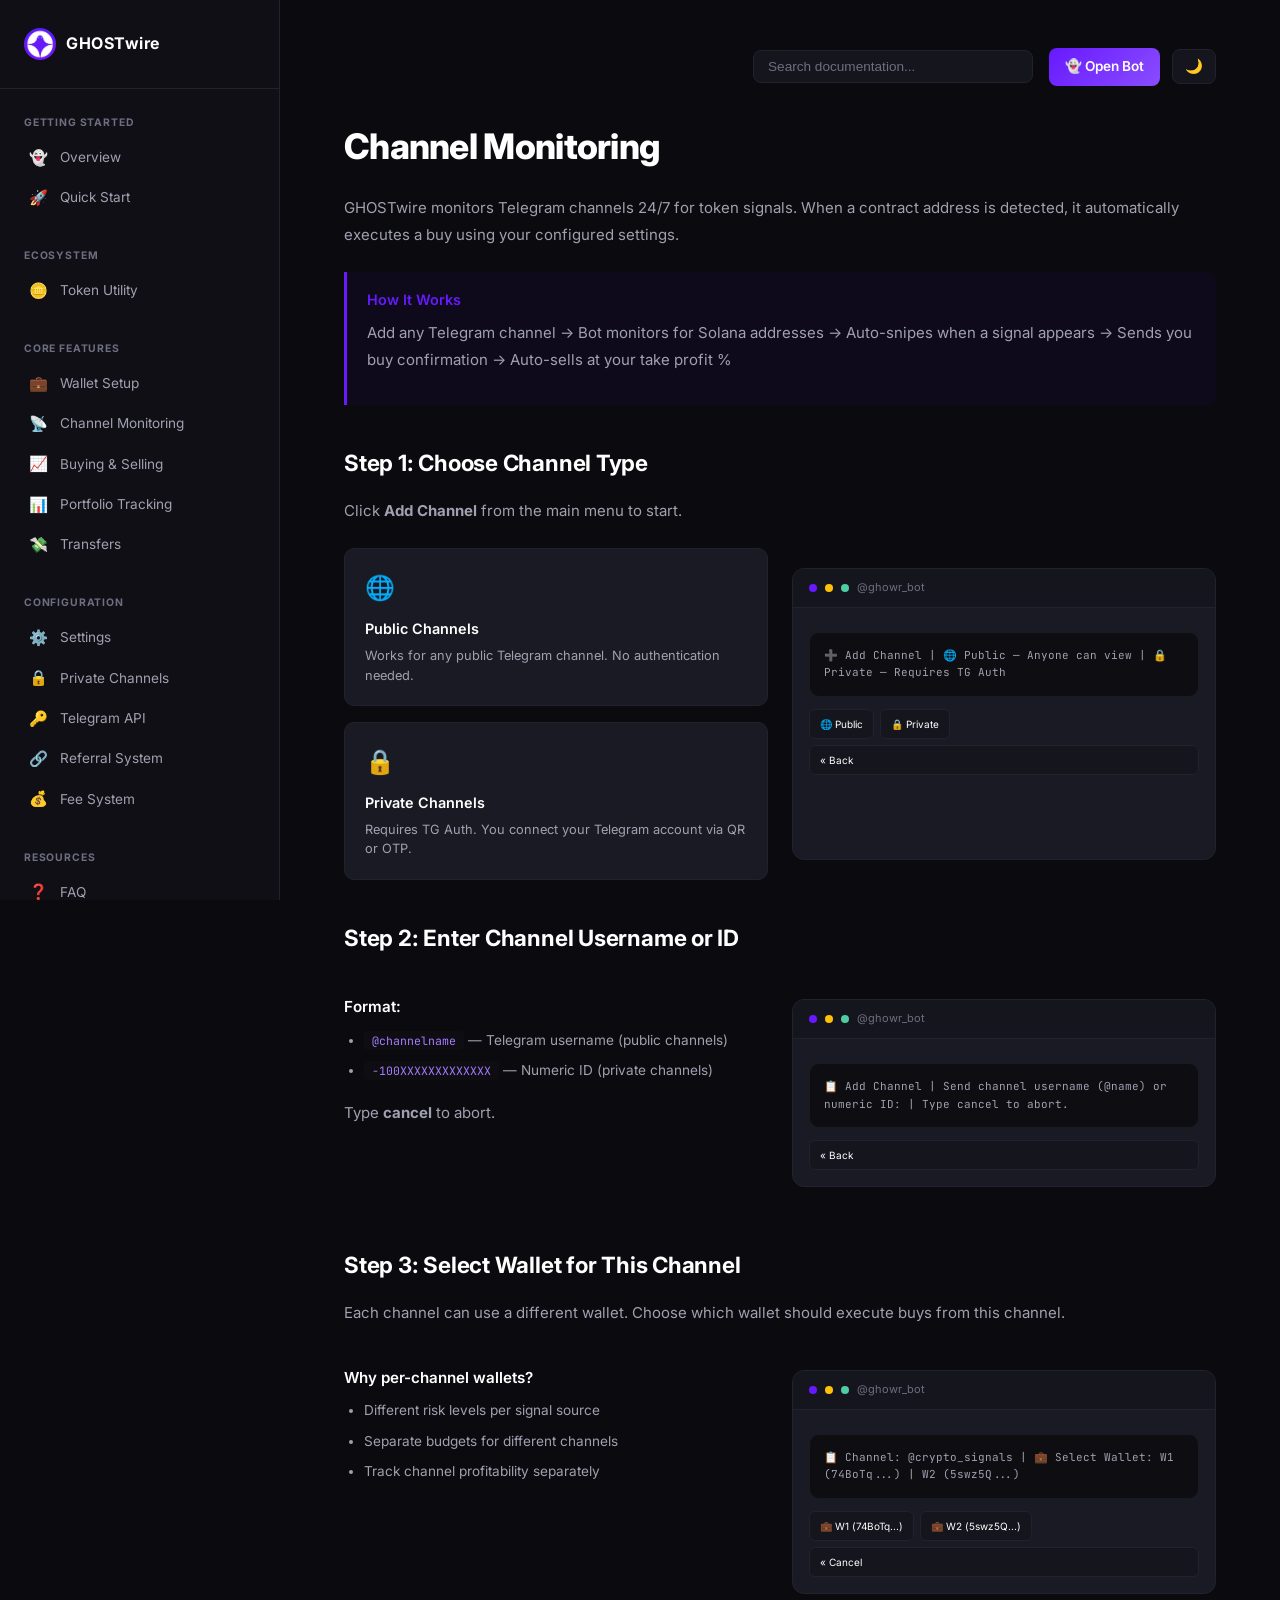
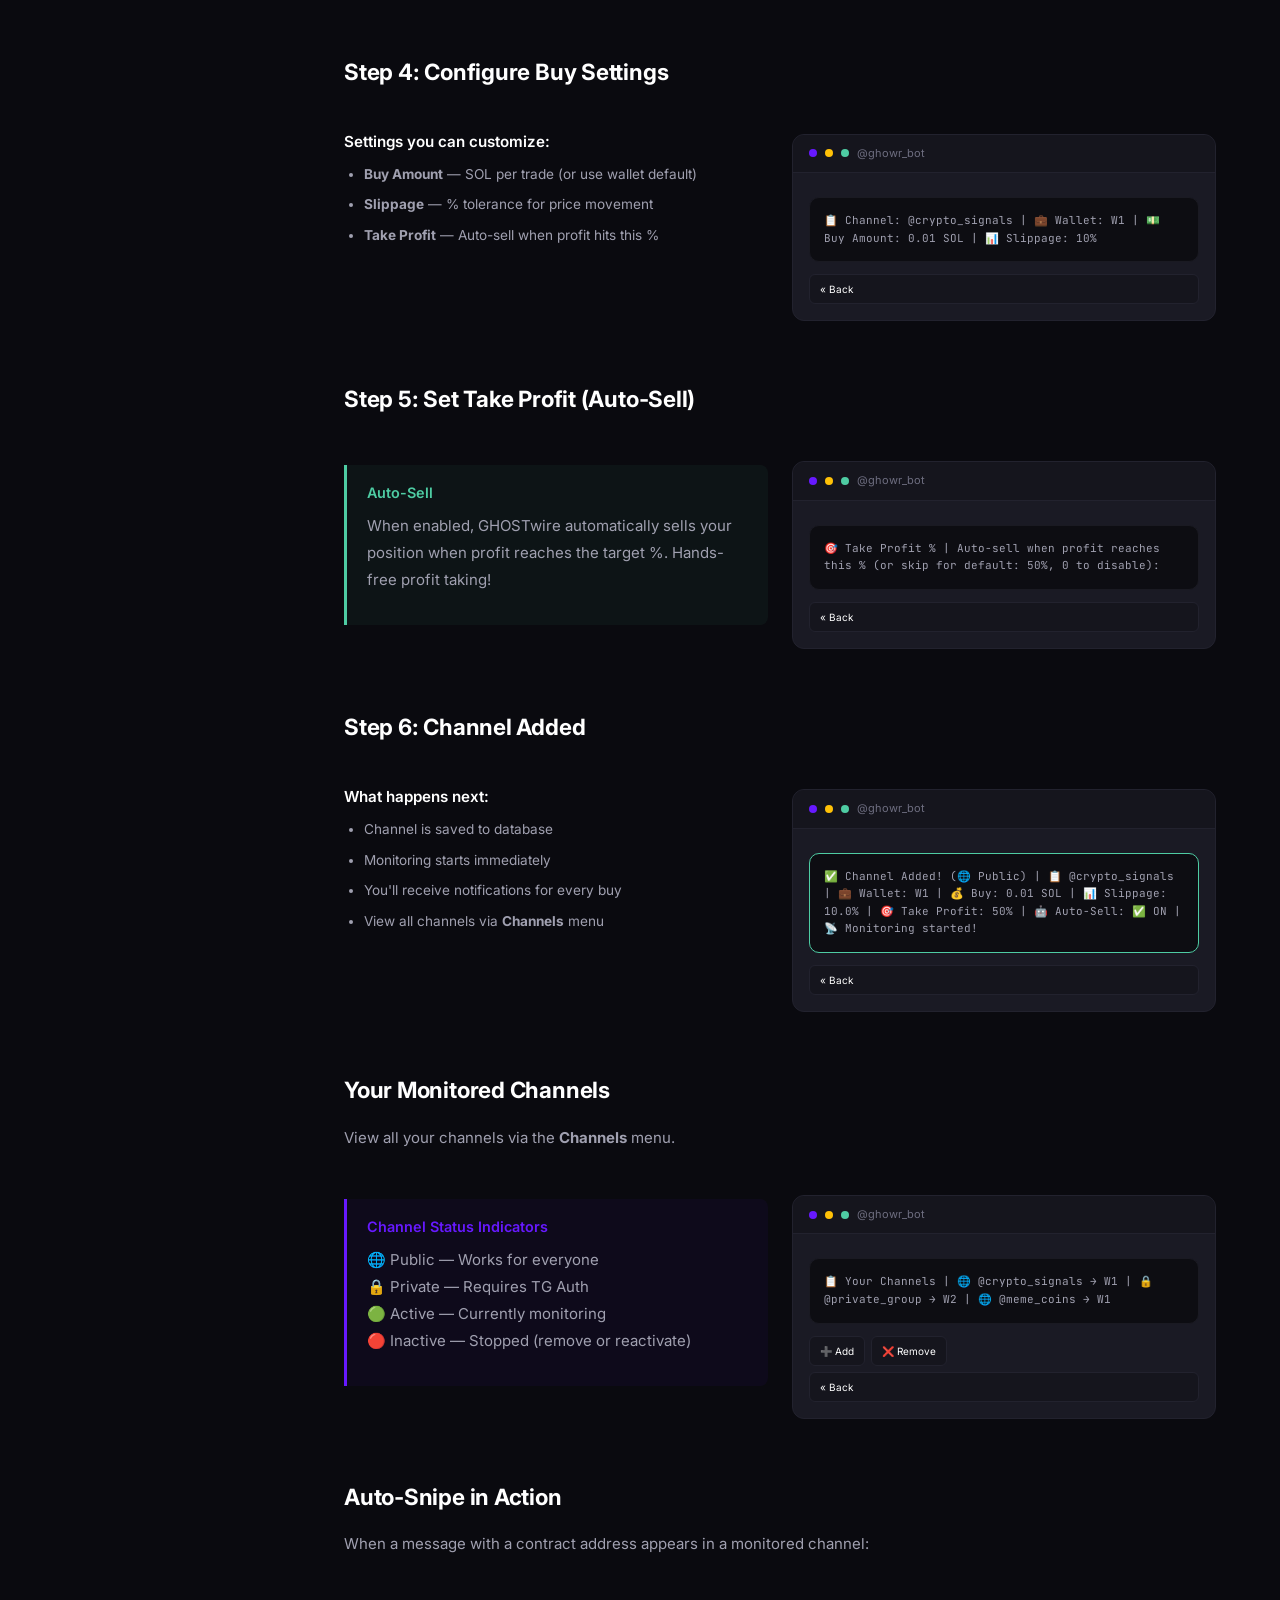
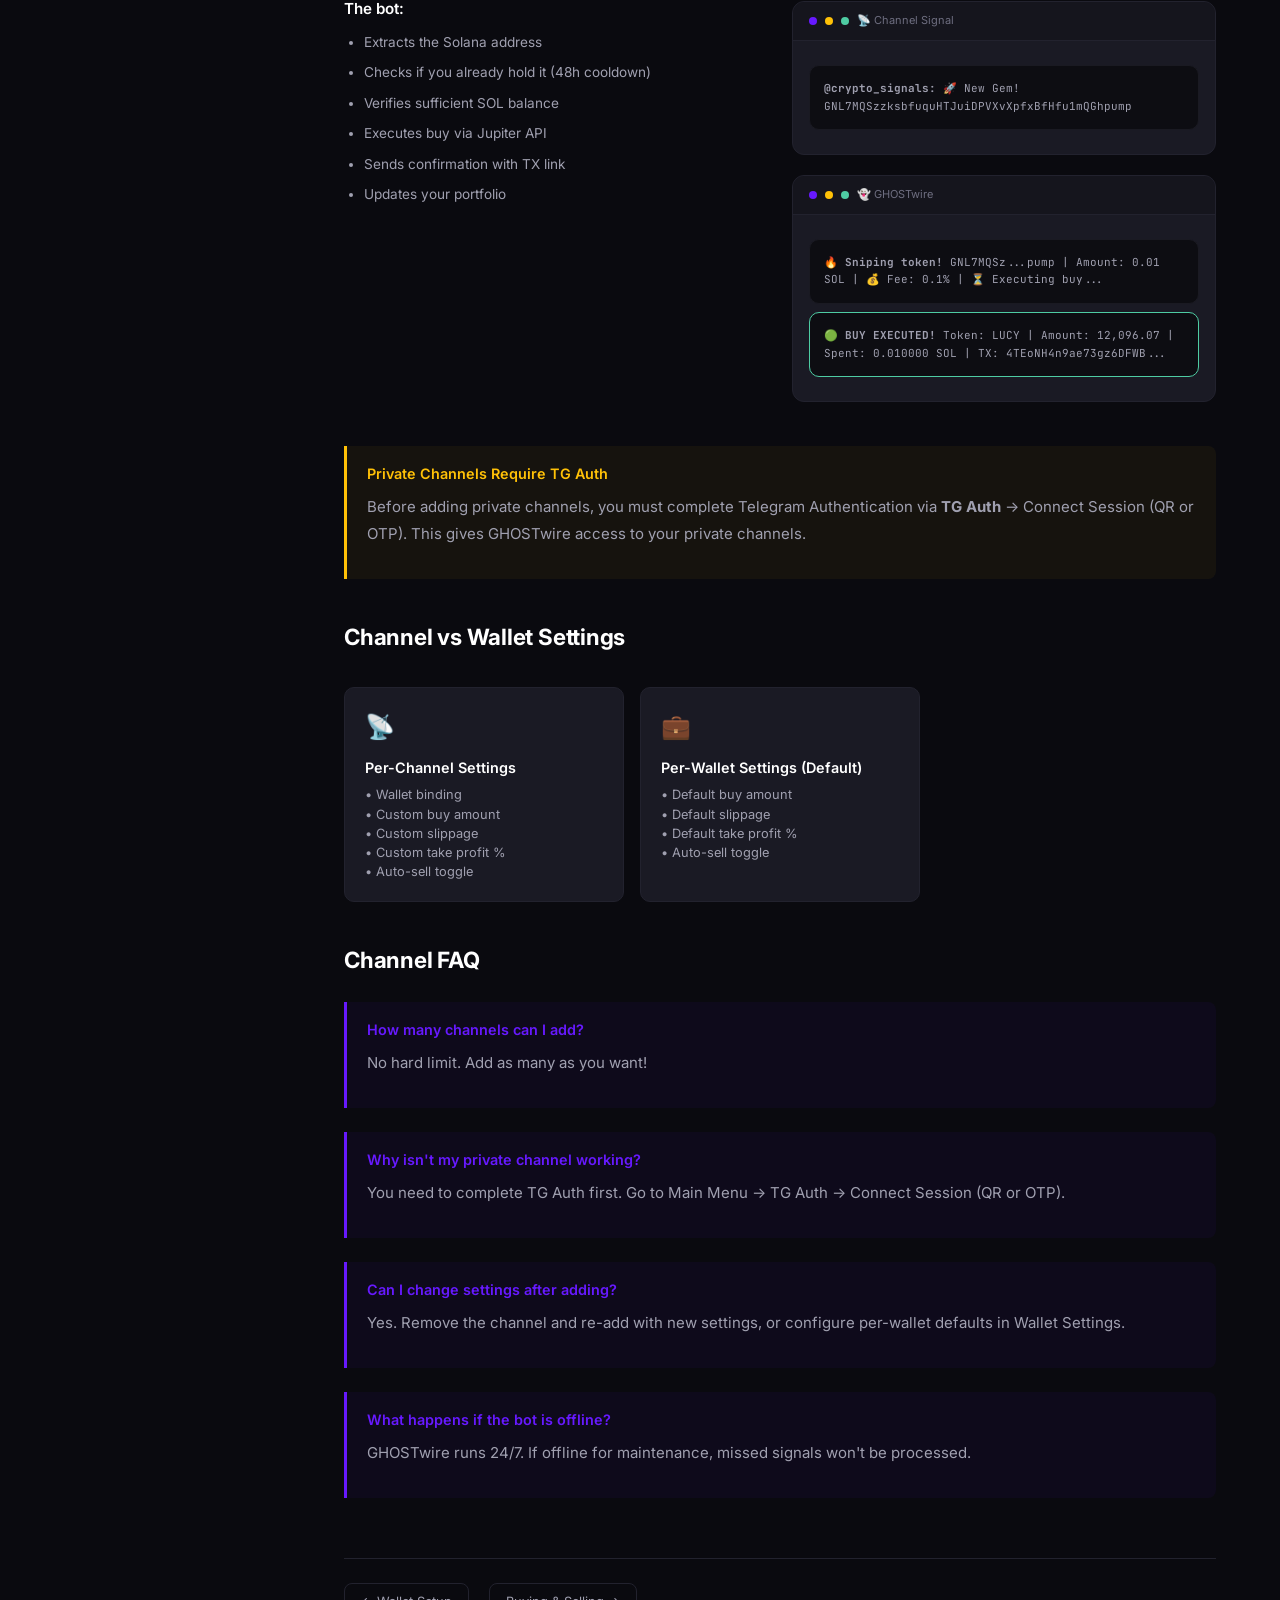
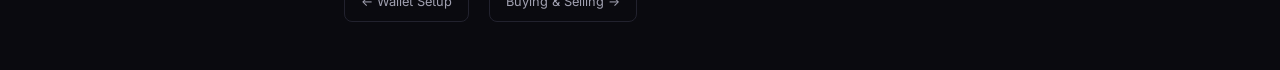
<file: channels.html>
<!DOCTYPE html>
<html lang="en" data-theme="dark">
<head>
    <meta charset="UTF-8">
    <meta name="viewport" content="width=device-width, initial-scale=1.0">
    <title>Channel Monitoring - GHOSTwire</title>
    
    <!-- Favicon -->
    <link rel="icon" type="image/png" sizes="32x32" href="/assets/images/logo.png">
    <link rel="icon" type="image/png" sizes="16x16" href="/assets/images/logo.png">
    <link rel="apple-touch-icon" sizes="180x180" href="/assets/images/logo.png">
    
    <link href="https://fonts.googleapis.com/css2?family=Inter:wght@400;500;600;700;800&family=JetBrains+Mono:wght@400;500&display=swap" rel="stylesheet">
    <style>
        * { margin: 0; padding: 0; box-sizing: border-box; }

        :root {
            --bg-primary: #0a0a0f; --bg-secondary: #0f0f15; --bg-tertiary: #15151d;
            --bg-card: #1a1a24; --bg-code: #0d0d12;
            --accent-primary: #6719ff; --accent-secondary: #8a4dff;
            --accent-gradient: linear-gradient(135deg, #6719ff, #8a4dff);
            --text-primary: #ffffff; --text-secondary: #a0a0b0; --text-tertiary: #6e6e80;
            --border-primary: #22222e; --border-secondary: #1a1a22;
            --success: #4ecca3; --warning: #ffc107;
            --sidebar-width: 280px;
            --max-content-width: 900px;
            --font-mono: 'JetBrains Mono', 'Fira Code', monospace;
            --font-sans: 'Inter', -apple-system, BlinkMacSystemFont, sans-serif;
        }

        [data-theme="light"] {
            --bg-primary: #ffffff; --bg-secondary: #f8f8fa; --bg-tertiary: #f0f0f2;
            --bg-card: #ffffff; --bg-code: #f5f5f7;
            --text-primary: #1a1a2e; --text-secondary: #5a5a6e; --text-tertiary: #8a8a9e;
            --border-primary: #e0e0e8; --border-secondary: #ececf0;
        }

        html, body { overflow-x: hidden; width: 100%; }
        body { font-family: var(--font-sans); background: var(--bg-primary); color: var(--text-primary); line-height: 1.6; font-size: 15px; }
        .page-wrapper { display: flex; min-height: 100vh; width: 100%; position: relative; justify-content: center; }

        /* Sidebar */
        .sidebar { 
            width: var(--sidebar-width); 
            min-width: var(--sidebar-width); 
            background: var(--bg-secondary); 
            border-right: 1px solid var(--border-primary); 
            position: fixed; 
            top: 0; 
            left: 0; 
            bottom: 0; 
            overflow-y: auto; 
            z-index: 1000; 
            transition: transform 0.3s ease; 
            display: flex; 
            flex-direction: column; 
        }
        .sidebar-header { padding: 28px 24px; border-bottom: 1px solid var(--border-primary); }
        .logo { display: flex; align-items: center; gap: 10px; text-decoration: none; }
        .logo-icon { width: 32px; height: 32px; background: linear-gradient(135deg, #6719ff, #8a4dff); border-radius: 50%; display: flex; align-items: center; justify-content: center; font-size: 18px; }
        .logo-text { font-weight: 700; font-size: 1rem; letter-spacing: 0.5px; color: var(--text-primary); }
        .sidebar-nav { flex: 1; padding: 20px 0; }
        .sidebar-section { margin-bottom: 24px; }
        .sidebar-section-title { padding: 6px 24px; font-size: 0.65rem; text-transform: uppercase; letter-spacing: 0.08em; color: var(--text-tertiary); font-weight: 700; }
        .sidebar-link { 
            display: flex; 
            align-items: center; 
            gap: 10px; 
            padding: 8px 24px; 
            color: var(--text-secondary); 
            transition: all 0.2s; 
            font-size: 0.85rem; 
            text-decoration: none;
            border-left: 2px solid transparent;
        }
        .sidebar-link:hover { color: var(--text-primary); background: var(--bg-tertiary); }
        .sidebar-link.active { 
            color: var(--accent-primary); 
            background: rgba(103, 25, 255, 0.06);
            border-left-color: var(--accent-primary);
        }
        .sidebar-link .icon { font-size: 0.95rem; width: 24px; text-align: center; }
        .sidebar-footer { padding: 20px 24px; border-top: 1px solid var(--border-primary); font-size: 0.7rem; color: var(--text-tertiary); text-align: center; }
        .sidebar-footer a { color: var(--text-tertiary); text-decoration: none; }
        .sidebar-footer a:hover { color: var(--accent-primary); }

        /* Main Content - Centered */
        .main-content { 
            flex: 1; 
            margin-left: var(--sidebar-width); 
            padding: 48px 64px; 
            min-height: 100vh; 
            background: var(--bg-primary);
            display: flex;
            justify-content: center;
        }
        .content-container { 
            max-width: var(--max-content-width); 
            width: 100%; 
        }

        h1 { 
            font-size: 2.2rem; 
            font-weight: 800; 
            margin-bottom: 20px; 
            letter-spacing: -0.02em; 
            color: var(--text-primary); 
        }
        h2 { 
            font-size: 1.4rem; 
            font-weight: 700; 
            margin-top: 40px; 
            margin-bottom: 16px; 
            color: var(--text-primary);
            letter-spacing: -0.01em;
        }
        h3 { font-size: 1.1rem; font-weight: 600; margin-top: 28px; margin-bottom: 12px; color: var(--text-primary); }
        h4 { font-size: 0.95rem; font-weight: 600; margin-top: 16px; margin-bottom: 8px; color: var(--text-primary); }
        p { margin-bottom: 16px; color: var(--text-secondary); line-height: 1.8; }
        a { color: var(--accent-primary); text-decoration: none; } 
        a:hover { text-decoration: underline; }
        code { font-family: var(--font-mono); font-size: 0.85em; background: var(--bg-code); padding: 2px 8px; border-radius: 4px; color: #a67cff; }

        /* Top Navigation */
        .top-nav { display: flex; justify-content: flex-end; align-items: center; padding: 0 0 32px 0; gap: 16px; flex-wrap: wrap; }
        .search-wrapper { position: relative; flex: 1; max-width: 280px; min-width: 160px; }
        .search-box { background: var(--bg-tertiary); border: 1px solid var(--border-primary); border-radius: 8px; padding: 8px 14px; color: var(--text-primary); font-size: 0.85rem; width: 100%; transition: all 0.2s; }
        .search-box:focus { outline: none; border-color: var(--accent-primary); }
        .search-box::placeholder { color: var(--text-tertiary); }
        .search-results-dropdown { position: absolute; top: 100%; left: 0; right: 0; background: var(--bg-card); border: 1px solid var(--border-primary); border-radius: 8px; margin-top: 4px; max-height: 300px; overflow-y: auto; z-index: 500; display: none; box-shadow: 0 10px 30px rgba(0,0,0,0.3); }
        .search-results-dropdown a { display: block; padding: 10px 14px; color: var(--text-secondary); text-decoration: none; font-size: 0.85rem; border-bottom: 1px solid var(--border-secondary); }
        .search-results-dropdown a:last-child { border-bottom: none; }
        .search-results-dropdown a:hover { background: var(--bg-tertiary); color: var(--text-primary); text-decoration: none; }
        .top-nav-actions { display: flex; align-items: center; gap: 12px; }
        .theme-toggle { background: var(--bg-tertiary); border: 1px solid var(--border-primary); color: var(--text-primary); padding: 8px 12px; border-radius: 8px; cursor: pointer; font-size: 0.9rem; white-space: nowrap; }
        .open-bot-btn { padding: 8px 16px; background: var(--accent-gradient); color: white; border-radius: 8px; text-decoration: none; font-weight: 600; font-size: 0.85rem; white-space: nowrap; }
        .open-bot-btn:hover { opacity: 0.9; text-decoration: none; }

        /* Callouts */
        .callout { border-left: 3px solid; border-radius: 0 8px 8px 0; padding: 16px 20px; margin: 24px 0; background: var(--bg-card); }
        .callout-info { border-color: #6719ff; background: rgba(103, 25, 255, 0.05); }
        .callout-warning { border-color: #ffc107; background: rgba(255, 193, 7, 0.05); }
        .callout-success { border-color: #4ecca3; background: rgba(78, 204, 163, 0.05); }
        .callout-title { font-weight: 600; margin-bottom: 8px; font-size: 0.9rem; }
        .callout-info .callout-title { color: #6719ff; } 
        .callout-warning .callout-title { color: #ffc107; } 
        .callout-success .callout-title { color: #4ecca3; }

        /* Bot Preview */
        .bot-preview { background: var(--bg-card); border: 1px solid var(--border-primary); border-radius: 12px; overflow: hidden; margin: 20px 0; }
        .bot-preview-header { background: var(--bg-tertiary); padding: 10px 16px; display: flex; align-items: center; gap: 8px; font-size: 11px; color: var(--text-tertiary); border-bottom: 1px solid var(--border-primary); }
        .bot-preview-header .dot { width: 8px; height: 8px; border-radius: 50%; }
        .dot-red { background: #6719ff; } .dot-yellow { background: #ffc107; } .dot-green { background: #4ecca3; }
        .bot-preview-body { padding: 16px; }
        .bot-message { background: var(--bg-code); border-radius: 10px; padding: 14px; margin: 8px 0; color: var(--text-secondary); font-family: var(--font-mono); font-size: 11px; white-space: pre-wrap; word-break: break-word; border: 1px solid var(--border-secondary); }
        .bot-message.success { border-color: #4ecca3; }
        .bot-buttons { display: flex; flex-wrap: wrap; gap: 6px; margin-top: 12px; }
        .bot-button { background: var(--bg-tertiary); border: 1px solid var(--border-primary); color: var(--text-primary); padding: 6px 10px; border-radius: 6px; font-size: 10px; cursor: default; }
        .bot-button:hover { border-color: var(--accent-primary); }

        /* Steps */
        .step-with-preview { 
            display: grid; 
            grid-template-columns: 1fr 1fr; 
            gap: 24px; 
            margin: 24px 0; 
        }
        .step-with-preview > div { min-width: 0; }
        
        .card-grid { 
            display: grid; 
            grid-template-columns: repeat(auto-fill, minmax(220px, 1fr)); 
            gap: 16px; 
            margin: 32px 0; 
        }
        .card { 
            background: var(--bg-card); 
            border: 1px solid var(--border-primary); 
            border-radius: 10px; 
            padding: 20px; 
            transition: all 0.2s; 
        }
        .card:hover { border-color: var(--accent-primary); transform: translateY(-2px); }
        .card-icon { font-size: 1.5rem; margin-bottom: 10px; }
        .card-title { font-weight: 600; margin-bottom: 6px; font-size: 0.9rem; }
        .card-desc { color: var(--text-secondary); font-size: 0.8rem; line-height: 1.5; }

        ul { color: var(--text-secondary); padding-left: 20px; margin-bottom: 16px; line-height: 1.8; }
        li { margin-bottom: 6px; font-size: 0.85rem; }

        .page-footer { margin-top: 60px; padding-top: 24px; border-top: 1px solid var(--border-primary); display: flex; justify-content: space-between; flex-wrap: wrap; gap: 16px; }
        .footer-nav { display: flex; gap: 20px; flex-wrap: wrap; }
        .footer-nav a { display: flex; align-items: center; gap: 8px; padding: 8px 16px; border: 1px solid var(--border-primary); border-radius: 8px; text-decoration: none; color: var(--text-secondary); font-size: 0.8rem; }
        .footer-nav a:hover { border-color: var(--accent-primary); color: var(--accent-primary); text-decoration: none; }

        /* Sidebar Overlay */
        .sidebar-overlay { display: none; position: fixed; inset: 0; background: rgba(0,0,0,0.5); z-index: 999; }
        .sidebar-overlay.active { display: block; }
        .mobile-menu-btn { display: none; position: fixed; top: 16px; left: 16px; z-index: 1100; background: var(--bg-card); border: 1px solid var(--border-primary); color: var(--text-primary); padding: 10px 14px; border-radius: 8px; cursor: pointer; font-size: 1.2rem; width: 44px; height: 44px; display: flex; align-items: center; justify-content: center; }

        @media (max-width: 1024px) { 
            .sidebar { transform: translateX(-100%); } 
            .sidebar.open { transform: translateX(0); } 
            .main-content { margin-left: 0 !important; padding: 20px !important; } 
            .mobile-menu-btn { display: flex !important; } 
            .sidebar-overlay.active { display: block; } 
            .top-nav { padding-left: 60px !important; padding-top: 8px !important; } 
        }
        @media (max-width: 768px) { 
            .main-content { padding: 16px !important; } 
            .top-nav { flex-direction: column; align-items: stretch; padding-left: 60px !important; padding-top: 8px !important; gap: 10px; } 
            .search-wrapper { max-width: 100%; width: 100%; order: 1; } 
            .top-nav-actions { order: 2; justify-content: flex-end; } 
            .step-with-preview { grid-template-columns: 1fr; } 
            .step-with-preview > div { min-width: 100%; } 
            .card-grid { grid-template-columns: 1fr; } 
            .card { min-width: 100%; } 
            .footer-nav { flex-direction: column; width: 100%; } 
            .footer-nav a { justify-content: center; } 
        }
        @media (max-width: 480px) { 
            .main-content { padding: 12px !important; } 
            .top-nav { padding-left: 56px !important; padding-top: 6px !important; gap: 8px; } 
            .mobile-menu-btn { top: 12px; left: 12px; width: 40px; height: 40px; } 
        }
        @media (min-width: 1025px) { 
            .mobile-menu-btn { display: none !important; } 
            .top-nav { padding-left: 0 !important; } 
        }
    </style>
</head>
<body>
    <div class="sidebar-overlay" id="sidebar-overlay"></div>
    <div class="page-wrapper">
        <button class="mobile-menu-btn" id="mobile-menu-btn" aria-label="Toggle menu">☰</button>
        
        <aside class="sidebar" id="sidebar">
            <div class="sidebar-header">
                <a href="/" class="logo">
                    <div class="logo-icon" style="background-image: url('/assets/images/logo.png'); background-size: cover; background-position: center; width: 32px; height: 32px; border-radius: 50%;"></div>
                    <span class="logo-text">GHOSTwire</span>
                </a>
            </div>
            <nav class="sidebar-nav">
    <div class="sidebar-section">
        <div class="sidebar-section-title">Getting Started</div>
        <a href="/" class="sidebar-link"><span class="icon">👻</span> Overview</a>
        <a href="/getting-started" class="sidebar-link"><span class="icon">🚀</span> Quick Start</a>
    </div>
    <div class="sidebar-section">
        <div class="sidebar-section-title">Ecosystem</div>
        <a href="/token-utility" class="sidebar-link"><span class="icon">🪙</span> Token Utility</a>
    </div>
    <div class="sidebar-section">
        <div class="sidebar-section-title">Core Features</div>
        <a href="/wallet" class="sidebar-link"><span class="icon">💼</span> Wallet Setup</a>
        <a href="/channels" class="sidebar-link"><span class="icon">📡</span> Channel Monitoring</a>
        <a href="/trading" class="sidebar-link"><span class="icon">📈</span> Buying & Selling</a>
        <a href="/portfolio" class="sidebar-link"><span class="icon">📊</span> Portfolio Tracking</a>
        <a href="/transfers" class="sidebar-link"><span class="icon">💸</span> Transfers</a>
    </div>
    <div class="sidebar-section">
        <div class="sidebar-section-title">Configuration</div>
        <a href="/settings" class="sidebar-link"><span class="icon">⚙️</span> Settings</a>
        <a href="/private-channels" class="sidebar-link"><span class="icon">🔒</span> Private Channels</a>
        <a href="/api" class="sidebar-link"><span class="icon">🔑</span> Telegram API</a>
        <a href="/referrals" class="sidebar-link"><span class="icon">🔗</span> Referral System</a>
        <a href="/fees" class="sidebar-link"><span class="icon">💰</span> Fee System</a>
    </div>
    <div class="sidebar-section">
        <div class="sidebar-section-title">Resources</div>
        <a href="/faq" class="sidebar-link"><span class="icon">❓</span> FAQ</a>
        <a href="/commands" class="sidebar-link"><span class="icon">⌨️</span> Commands</a>
    </div>
</nav>
            <div class="sidebar-footer">
                <p>© 2026 GHOSTwire</p>
                <p><a href="https://t.me/ghowr_bot" target="_blank">@ghowr_bot</a></p>
                <p style="margin-top: 4px;"><a href="https://www.ghostwirebot.tech/" target="_blank" style="color: var(--accent-primary);">🌐 ghostwirebot.tech</a></p>
            </div>
        </aside>
        
        <main class="main-content">
            <div class="content-container">
                <div class="top-nav">
                    <div class="search-wrapper"><input type="text" class="search-box" id="search-box" placeholder="Search documentation..."><div class="search-results-dropdown" id="search-results"></div></div>
                    <div class="top-nav-actions"><a href="https://t.me/ghowr_bot" target="_blank" class="open-bot-btn">👻 Open Bot</a><button class="theme-toggle" id="theme-toggle" aria-label="Toggle theme">🌙</button></div>
                </div>

                <h1>Channel Monitoring</h1>
                <p>GHOSTwire monitors Telegram channels 24/7 for token signals. When a contract address is detected, it automatically executes a buy using your configured settings.</p>

                <div class="callout callout-info">
                    <div class="callout-title">How It Works</div>
                    <p>Add any Telegram channel → Bot monitors for Solana addresses → Auto-snipes when a signal appears → Sends you buy confirmation → Auto-sells at your take profit %</p>
                </div>

                <h2>Step 1: Choose Channel Type</h2>
                <p>Click <strong>Add Channel</strong> from the main menu to start.</p>
                <div class="step-with-preview">
                    <div>
                        <div class="card-grid" style="margin:0;">
                            <div class="card">
                                <div class="card-icon">🌐</div>
                                <div class="card-title">Public Channels</div>
                                <div class="card-desc">Works for any public Telegram channel. No authentication needed.</div>
                            </div>
                            <div class="card">
                                <div class="card-icon">🔒</div>
                                <div class="card-title">Private Channels</div>
                                <div class="card-desc">Requires TG Auth. You connect your Telegram account via QR or OTP.</div>
                            </div>
                        </div>
                    </div>
                    <div class="bot-preview">
                        <div class="bot-preview-header"><span class="dot dot-red"></span><span class="dot dot-yellow"></span><span class="dot dot-green"></span><span>@ghowr_bot</span></div>
                        <div class="bot-preview-body">
                            <div class="bot-message">➕ Add Channel | 🌐 Public — Anyone can view | 🔒 Private — Requires TG Auth</div>
                            <div class="bot-buttons">
                                <div class="bot-button">🌐 Public</div>
                                <div class="bot-button">🔒 Private</div>
                                <div class="bot-button" style="width:100%;">« Back</div>
                            </div>
                        </div>
                    </div>
                </div>

                <h2>Step 2: Enter Channel Username or ID</h2>
                <div class="step-with-preview">
                    <div>
                        <h4>Format:</h4>
                        <ul>
                            <li><code>@channelname</code> — Telegram username (public channels)</li>
                            <li><code>-100XXXXXXXXXXXXX</code> — Numeric ID (private channels)</li>
                        </ul>
                        <p>Type <strong>cancel</strong> to abort.</p>
                    </div>
                    <div class="bot-preview">
                        <div class="bot-preview-header"><span class="dot dot-red"></span><span class="dot dot-yellow"></span><span class="dot dot-green"></span><span>@ghowr_bot</span></div>
                        <div class="bot-preview-body">
                            <div class="bot-message">📋 Add Channel | Send channel username (@name) or numeric ID: | Type cancel to abort.</div>
                            <div class="bot-buttons"><div class="bot-button" style="width:100%;">« Back</div></div>
                        </div>
                    </div>
                </div>

                <h2>Step 3: Select Wallet for This Channel</h2>
                <p>Each channel can use a different wallet. Choose which wallet should execute buys from this channel.</p>
                <div class="step-with-preview">
                    <div>
                        <h4>Why per-channel wallets?</h4>
                        <ul>
                            <li>Different risk levels per signal source</li>
                            <li>Separate budgets for different channels</li>
                            <li>Track channel profitability separately</li>
                        </ul>
                    </div>
                    <div class="bot-preview">
                        <div class="bot-preview-header"><span class="dot dot-red"></span><span class="dot dot-yellow"></span><span class="dot dot-green"></span><span>@ghowr_bot</span></div>
                        <div class="bot-preview-body">
                            <div class="bot-message">📋 Channel: @crypto_signals | 💼 Select Wallet: W1 (74BoTq...) | W2 (5swz5Q...)</div>
                            <div class="bot-buttons">
                                <div class="bot-button">💼 W1 (74BoTq...)</div>
                                <div class="bot-button">💼 W2 (5swz5Q...)</div>
                                <div class="bot-button" style="width:100%;">« Cancel</div>
                            </div>
                        </div>
                    </div>
                </div>

                <h2>Step 4: Configure Buy Settings</h2>
                <div class="step-with-preview">
                    <div>
                        <h4>Settings you can customize:</h4>
                        <ul>
                            <li><strong>Buy Amount</strong> — SOL per trade (or use wallet default)</li>
                            <li><strong>Slippage</strong> — % tolerance for price movement</li>
                            <li><strong>Take Profit</strong> — Auto-sell when profit hits this %</li>
                        </ul>
                    </div>
                    <div>
                        <div class="bot-preview">
                            <div class="bot-preview-header"><span class="dot dot-red"></span><span class="dot dot-yellow"></span><span class="dot dot-green"></span><span>@ghowr_bot</span></div>
                            <div class="bot-preview-body">
                                <div class="bot-message">📋 Channel: @crypto_signals | 💼 Wallet: W1 | 💵 Buy Amount: 0.01 SOL | 📊 Slippage: 10%</div>
                                <div class="bot-buttons"><div class="bot-button" style="width:100%;">« Back</div></div>
                            </div>
                        </div>
                    </div>
                </div>

                <h2>Step 5: Set Take Profit (Auto-Sell)</h2>
                <div class="step-with-preview">
                    <div>
                        <div class="callout callout-success">
                            <div class="callout-title">Auto-Sell</div>
                            <p>When enabled, GHOSTwire automatically sells your position when profit reaches the target %. Hands-free profit taking!</p>
                        </div>
                    </div>
                    <div class="bot-preview">
                        <div class="bot-preview-header"><span class="dot dot-red"></span><span class="dot dot-yellow"></span><span class="dot dot-green"></span><span>@ghowr_bot</span></div>
                        <div class="bot-preview-body">
                            <div class="bot-message">🎯 Take Profit % | Auto-sell when profit reaches this % (or skip for default: 50%, 0 to disable):</div>
                            <div class="bot-buttons"><div class="bot-button" style="width:100%;">« Back</div></div>
                        </div>
                    </div>
                </div>

                <h2>Step 6: Channel Added</h2>
                <div class="step-with-preview">
                    <div>
                        <h4>What happens next:</h4>
                        <ul>
                            <li>Channel is saved to database</li>
                            <li>Monitoring starts immediately</li>
                            <li>You'll receive notifications for every buy</li>
                            <li>View all channels via <strong>Channels</strong> menu</li>
                        </ul>
                    </div>
                    <div class="bot-preview">
                        <div class="bot-preview-header"><span class="dot dot-red"></span><span class="dot dot-yellow"></span><span class="dot dot-green"></span><span>@ghowr_bot</span></div>
                        <div class="bot-preview-body">
                            <div class="bot-message success">✅ Channel Added! (🌐 Public) | 📋 @crypto_signals | 💼 Wallet: W1 | 💰 Buy: 0.01 SOL | 📊 Slippage: 10.0% | 🎯 Take Profit: 50% | 🤖 Auto-Sell: ✅ ON | 📡 Monitoring started!</div>
                            <div class="bot-buttons"><div class="bot-button" style="width:100%;">« Back</div></div>
                        </div>
                    </div>
                </div>

                <h2>Your Monitored Channels</h2>
                <p>View all your channels via the <strong>Channels</strong> menu.</p>
                <div class="step-with-preview">
                    <div>
                        <div class="callout callout-info">
                            <div class="callout-title">Channel Status Indicators</div>
                            <p>🌐 Public — Works for everyone<br>🔒 Private — Requires TG Auth<br>🟢 Active — Currently monitoring<br>🔴 Inactive — Stopped (remove or reactivate)</p>
                        </div>
                    </div>
                    <div class="bot-preview">
                        <div class="bot-preview-header"><span class="dot dot-red"></span><span class="dot dot-yellow"></span><span class="dot dot-green"></span><span>@ghowr_bot</span></div>
                        <div class="bot-preview-body">
                            <div class="bot-message">📋 Your Channels | 🌐 @crypto_signals → W1 | 🔒 @private_group → W2 | 🌐 @meme_coins → W1</div>
                            <div class="bot-buttons">
                                <div class="bot-button">➕ Add</div>
                                <div class="bot-button">❌ Remove</div>
                                <div class="bot-button" style="width:100%;">« Back</div>
                            </div>
                        </div>
                    </div>
                </div>

                <h2>Auto-Snipe in Action</h2>
                <p>When a message with a contract address appears in a monitored channel:</p>
                <div class="step-with-preview">
                    <div>
                        <h4>The bot:</h4>
                        <ul>
                            <li>Extracts the Solana address</li>
                            <li>Checks if you already hold it (48h cooldown)</li>
                            <li>Verifies sufficient SOL balance</li>
                            <li>Executes buy via Jupiter API</li>
                            <li>Sends confirmation with TX link</li>
                            <li>Updates your portfolio</li>
                        </ul>
                    </div>
                    <div>
                        <div class="bot-preview">
                            <div class="bot-preview-header"><span class="dot dot-red"></span><span class="dot dot-yellow"></span><span class="dot dot-green"></span><span>📡 Channel Signal</span></div>
                            <div class="bot-preview-body">
                                <div class="bot-message"><b>@crypto_signals:</b> 🚀 New Gem! GNL7MQSzzksbfuquHTJuiDPVXvXpfxBfHfu1mQGhpump</div>
                            </div>
                        </div>
                        <div class="bot-preview">
                            <div class="bot-preview-header"><span class="dot dot-red"></span><span class="dot dot-yellow"></span><span class="dot dot-green"></span><span>👻 GHOSTwire</span></div>
                            <div class="bot-preview-body">
                                <div class="bot-message">🔥 <b>Sniping token!</b> GNL7MQSz...pump | Amount: 0.01 SOL | 💰 Fee: 0.1% | ⏳ Executing buy...</div>
                                <div class="bot-message success">🟢 <b>BUY EXECUTED!</b> Token: LUCY | Amount: 12,096.07 | Spent: 0.010000 SOL | TX: 4TEoNH4n9ae73gz6DFWB...</div>
                            </div>
                        </div>
                    </div>
                </div>

                <div class="callout callout-warning">
                    <div class="callout-title">Private Channels Require TG Auth</div>
                    <p>Before adding private channels, you must complete Telegram Authentication via <strong>TG Auth</strong> → Connect Session (QR or OTP). This gives GHOSTwire access to your private channels.</p>
                </div>

                <h2>Channel vs Wallet Settings</h2>
                <div class="card-grid">
                    <div class="card">
                        <div class="card-icon">📡</div>
                        <div class="card-title">Per-Channel Settings</div>
                        <div class="card-desc">
                            • Wallet binding<br>
                            • Custom buy amount<br>
                            • Custom slippage<br>
                            • Custom take profit %<br>
                            • Auto-sell toggle
                        </div>
                    </div>
                    <div class="card">
                        <div class="card-icon">💼</div>
                        <div class="card-title">Per-Wallet Settings (Default)</div>
                        <div class="card-desc">
                            • Default buy amount<br>
                            • Default slippage<br>
                            • Default take profit %<br>
                            • Auto-sell toggle
                        </div>
                    </div>
                </div>

                <h2>Channel FAQ</h2>
                <div class="callout callout-info"><div class="callout-title">How many channels can I add?</div><p>No hard limit. Add as many as you want!</p></div>
                <div class="callout callout-info"><div class="callout-title">Why isn't my private channel working?</div><p>You need to complete TG Auth first. Go to Main Menu → TG Auth → Connect Session (QR or OTP).</p></div>
                <div class="callout callout-info"><div class="callout-title">Can I change settings after adding?</div><p>Yes. Remove the channel and re-add with new settings, or configure per-wallet defaults in Wallet Settings.</p></div>
                <div class="callout callout-info"><div class="callout-title">What happens if the bot is offline?</div><p>GHOSTwire runs 24/7. If offline for maintenance, missed signals won't be processed.</p></div>

                <div class="page-footer">
                    <div class="footer-nav">
                        <a href="/wallet">← Wallet Setup</a>
                        <a href="/trading">Buying & Selling →</a>
                    </div>
                </div>
            </div>
        </main>
    </div>

    <script>
        function initTheme() {
            var savedTheme = localStorage.getItem('theme') || 'dark';
            document.documentElement.setAttribute('data-theme', savedTheme);
            var toggleBtn = document.getElementById('theme-toggle');
            if (toggleBtn) {
                toggleBtn.addEventListener('click', function() {
                    var current = document.documentElement.getAttribute('data-theme');
                    var next = current === 'dark' ? 'light' : 'dark';
                    document.documentElement.setAttribute('data-theme', next);
                    localStorage.setItem('theme', next);
                    toggleBtn.textContent = next === 'dark' ? '🌙' : '☀️';
                });
                toggleBtn.textContent = savedTheme === 'dark' ? '🌙' : '☀️';
            }
        }
        function initSidebar() {
            var sidebar = document.getElementById('sidebar');
            var menuBtn = document.getElementById('mobile-menu-btn');
            var overlay = document.getElementById('sidebar-overlay');
            function openSidebar() { sidebar.classList.add('open'); overlay.classList.add('active'); document.body.style.overflow = 'hidden'; }
            function closeSidebar() { sidebar.classList.remove('open'); overlay.classList.remove('active'); document.body.style.overflow = ''; }
            if (menuBtn) menuBtn.addEventListener('click', openSidebar);
            if (overlay) overlay.addEventListener('click', closeSidebar);
            sidebar.querySelectorAll('.sidebar-link').forEach(function(link) { link.addEventListener('click', function() { if (window.innerWidth <= 1024) closeSidebar(); }); });
            window.addEventListener('resize', function() { if (window.innerWidth > 1024) closeSidebar(); });
        }
        function initSearch() {
            var searchBox = document.getElementById('search-box');
            var searchResults = document.getElementById('search-results');
            if (!searchBox || !searchResults) return;
            var searchData = [
                { title: 'Overview', url: '/' }, { title: 'Quick Start', url: '/getting-started' },
                { title: 'Wallet Setup', url: '/wallet' }, { title: 'Channel Monitoring', url: '/channels' },
                { title: 'Buying & Selling', url: '/trading' }, { title: 'Portfolio Tracking', url: '/portfolio' },
                { title: 'Transfers', url: '/transfers' }, { title: 'Settings', url: '/settings' },
                { title: 'Private Channels', url: '/private-channels' }, { title: 'Referral System', url: '/referrals' },
                { title: 'Fee System', url: '/fees' }, { title: 'FAQ', url: '/faq' }, { title: 'Commands', url: '/commands' }
            ];
            searchBox.addEventListener('input', function(e) {
                var query = e.target.value.toLowerCase().trim();
                if (query.length > 0) {
                    var results = searchData.filter(function(d) { return d.title.toLowerCase().indexOf(query) !== -1; });
                    if (results.length > 0) { var html = ''; results.forEach(function(r) { html += '<a href="'+r.url+'">'+r.title+'</a>'; }); searchResults.innerHTML = html; searchResults.style.display = 'block'; }
                    else { searchResults.innerHTML = '<div style="padding:12px;color:var(--text-tertiary);font-size:0.85rem;">No results</div>'; searchResults.style.display = 'block'; }
                } else { searchResults.style.display = 'none'; }
            });
            document.addEventListener('click', function(e) { if (!searchBox.contains(e.target) && !searchResults.contains(e.target)) searchResults.style.display = 'none'; });
            document.addEventListener('keydown', function(e) { if (e.key === 'Escape') { searchResults.style.display = 'none'; searchBox.blur(); } });
        }
        document.addEventListener('DOMContentLoaded', function() { initTheme(); initSidebar(); initSearch(); });
    </script>
</body>
</html>
</file>
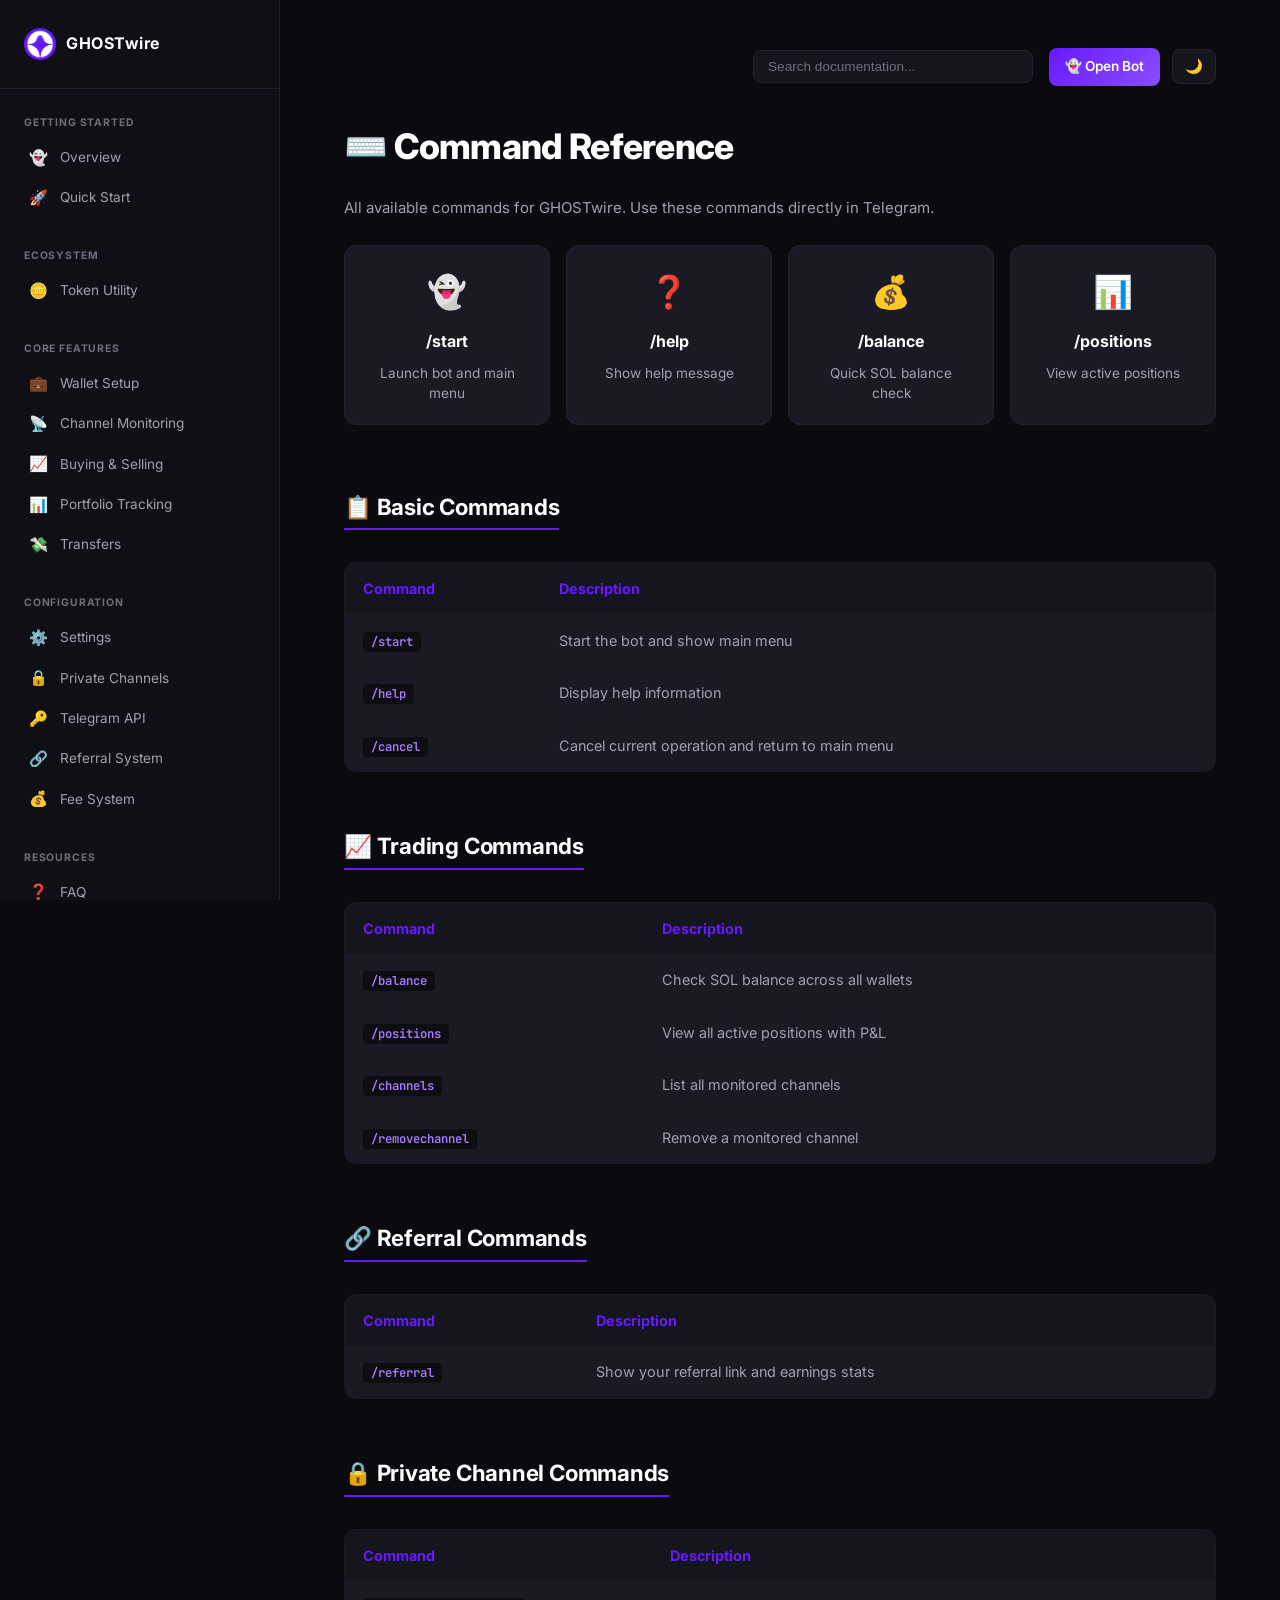
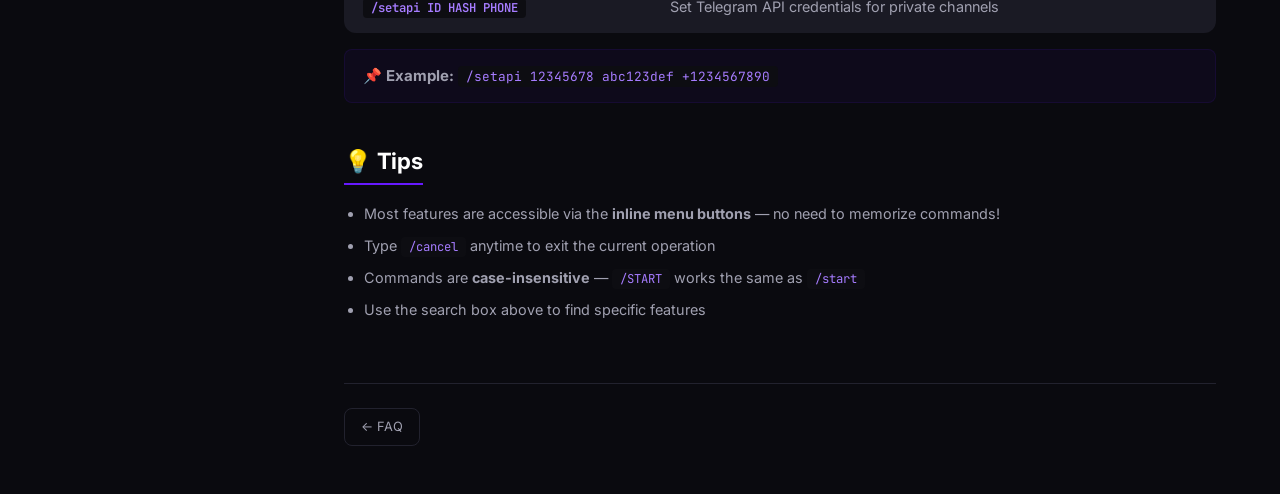
<file: commands.html>
<!DOCTYPE html>
<html lang="en" data-theme="dark">
<head>
    <meta charset="UTF-8">
    <meta name="viewport" content="width=device-width, initial-scale=1.0">
    <title>Commands - GHOSTwire</title>
    
    <!-- Favicon -->
    <link rel="icon" type="image/png" sizes="32x32" href="/assets/images/logo.png">
    <link rel="icon" type="image/png" sizes="16x16" href="/assets/images/logo.png">
    <link rel="apple-touch-icon" sizes="180x180" href="/assets/images/logo.png">
    
    <link href="https://fonts.googleapis.com/css2?family=Inter:wght@400;500;600;700;800&family=JetBrains+Mono:wght@400;500&display=swap" rel="stylesheet">
    <style>
        * { margin: 0; padding: 0; box-sizing: border-box; }

        :root {
            --bg-primary: #0a0a0f; --bg-secondary: #0f0f15; --bg-tertiary: #15151d;
            --bg-card: #1a1a24; --bg-code: #0d0d12;
            --accent-primary: #6719ff; --accent-secondary: #8a4dff;
            --accent-gradient: linear-gradient(135deg, #6719ff, #8a4dff);
            --text-primary: #ffffff; --text-secondary: #a0a0b0; --text-tertiary: #6e6e80;
            --border-primary: #22222e; --border-secondary: #1a1a22;
            --success: #4ecca3; --warning: #ffc107;
            --sidebar-width: 280px;
            --max-content-width: 900px;
            --font-mono: 'JetBrains Mono', 'Fira Code', monospace;
            --font-sans: 'Inter', -apple-system, BlinkMacSystemFont, sans-serif;
        }

        [data-theme="light"] {
            --bg-primary: #ffffff; --bg-secondary: #f8f8fa; --bg-tertiary: #f0f0f2;
            --bg-card: #ffffff; --bg-code: #f5f5f7;
            --text-primary: #1a1a2e; --text-secondary: #5a5a6e; --text-tertiary: #8a8a9e;
            --border-primary: #e0e0e8; --border-secondary: #ececf0;
        }

        html, body { overflow-x: hidden; width: 100%; }

        body {
            font-family: var(--font-sans); background: var(--bg-primary);
            color: var(--text-primary); line-height: 1.6; font-size: 15px;
        }

        .page-wrapper { display: flex; min-height: 100vh; width: 100%; position: relative; justify-content: center; }

        /* Sidebar */
        .sidebar {
            width: var(--sidebar-width); min-width: var(--sidebar-width);
            background: var(--bg-secondary); border-right: 1px solid var(--border-primary);
            position: fixed; top: 0; left: 0; bottom: 0; overflow-y: auto;
            z-index: 1000; transition: transform 0.3s ease; display: flex; flex-direction: column;
        }
        .sidebar-header { padding: 28px 24px; border-bottom: 1px solid var(--border-primary); }
        .logo { display: flex; align-items: center; gap: 10px; text-decoration: none; }
        .logo-icon { width: 32px; height: 32px; background: linear-gradient(135deg, #6719ff, #8a4dff); border-radius: 50%; display: flex; align-items: center; justify-content: center; font-size: 18px; }
        .logo-text { font-weight: 700; font-size: 1rem; letter-spacing: 0.5px; color: var(--text-primary); }
        .sidebar-nav { flex: 1; padding: 20px 0; }
        .sidebar-section { margin-bottom: 24px; }
        .sidebar-section-title { padding: 6px 24px; font-size: 0.65rem; text-transform: uppercase; letter-spacing: 0.08em; color: var(--text-tertiary); font-weight: 700; }
        .sidebar-link { 
            display: flex; 
            align-items: center; 
            gap: 10px; 
            padding: 8px 24px; 
            color: var(--text-secondary); 
            transition: all 0.2s; 
            font-size: 0.85rem; 
            text-decoration: none;
            border-left: 2px solid transparent;
        }
        .sidebar-link:hover { color: var(--text-primary); background: var(--bg-tertiary); }
        .sidebar-link.active { 
            color: var(--accent-primary); 
            background: rgba(103, 25, 255, 0.06);
            border-left-color: var(--accent-primary);
        }
        .sidebar-link .icon { font-size: 0.95rem; width: 24px; text-align: center; }
        .sidebar-footer { padding: 20px 24px; border-top: 1px solid var(--border-primary); font-size: 0.7rem; color: var(--text-tertiary); text-align: center; }
        .sidebar-footer a { color: var(--text-tertiary); text-decoration: none; }
        .sidebar-footer a:hover { color: var(--accent-primary); }

        /* Main Content - Centered */
        .main-content { 
            flex: 1; 
            margin-left: var(--sidebar-width); 
            padding: 48px 64px; 
            min-height: 100vh; 
            background: var(--bg-primary);
            display: flex;
            justify-content: center;
        }
        .content-container { 
            max-width: var(--max-content-width); 
            width: 100%; 
        }

        h1 { 
            font-size: 2.2rem; 
            font-weight: 800; 
            margin-bottom: 20px; 
            letter-spacing: -0.02em; 
            color: var(--text-primary); 
        }
        h2 { 
            font-size: 1.4rem; 
            font-weight: 700; 
            margin-top: 40px; 
            margin-bottom: 16px; 
            color: var(--text-primary);
            letter-spacing: -0.01em;
            border-bottom: 2px solid var(--accent-primary);
            display: inline-block;
            padding-bottom: 4px;
        }
        h3 { font-size: 1.1rem; font-weight: 600; margin-top: 28px; margin-bottom: 12px; color: var(--accent-primary); }
        p { margin-bottom: 16px; color: var(--text-secondary); line-height: 1.8; }
        a { color: var(--accent-primary); text-decoration: none; } 
        a:hover { text-decoration: underline; }
        code { font-family: var(--font-mono); font-size: 0.85em; background: var(--bg-code); padding: 2px 8px; border-radius: 4px; color: #a67cff; }

        /* Top Navigation */
        .top-nav { 
            display: flex; 
            justify-content: flex-end; 
            align-items: center; 
            padding: 0 0 32px 0; 
            gap: 16px; 
            flex-wrap: wrap; 
        }
        .search-wrapper { position: relative; flex: 1; max-width: 280px; min-width: 160px; }
        .search-box { background: var(--bg-tertiary); border: 1px solid var(--border-primary); border-radius: 8px; padding: 8px 14px; color: var(--text-primary); font-size: 0.85rem; width: 100%; transition: all 0.2s; }
        .search-box:focus { outline: none; border-color: var(--accent-primary); }
        .search-box::placeholder { color: var(--text-tertiary); }
        .search-results-dropdown { position: absolute; top: 100%; left: 0; right: 0; background: var(--bg-card); border: 1px solid var(--border-primary); border-radius: 8px; margin-top: 4px; max-height: 300px; overflow-y: auto; z-index: 500; display: none; box-shadow: 0 10px 30px rgba(0,0,0,0.3); }
        .search-results-dropdown a { display: block; padding: 10px 14px; color: var(--text-secondary); text-decoration: none; font-size: 0.85rem; border-bottom: 1px solid var(--border-secondary); }
        .search-results-dropdown a:last-child { border-bottom: none; }
        .search-results-dropdown a:hover { background: var(--bg-tertiary); color: var(--text-primary); text-decoration: none; }
        .top-nav-actions { display: flex; align-items: center; gap: 12px; }
        .theme-toggle { background: var(--bg-tertiary); border: 1px solid var(--border-primary); color: var(--text-primary); padding: 8px 12px; border-radius: 8px; cursor: pointer; font-size: 0.9rem; white-space: nowrap; }
        .open-bot-btn { padding: 8px 16px; background: var(--accent-gradient); color: white; border-radius: 8px; text-decoration: none; font-weight: 600; font-size: 0.85rem; white-space: nowrap; }
        .open-bot-btn:hover { opacity: 0.9; text-decoration: none; }

        /* Command Table */
        .command-table { 
            width: 100%; 
            border-collapse: collapse; 
            background: var(--bg-card); 
            border-radius: 12px; 
            overflow: hidden; 
            margin: 16px 0; 
            border: 1px solid var(--border-primary); 
        }
        .command-table th { 
            text-align: left; 
            padding: 14px 18px; 
            background: var(--bg-tertiary); 
            color: var(--accent-primary); 
            font-weight: 700; 
            font-size: 0.9rem; 
        }
        .command-table td { 
            padding: 14px 18px; 
            border-bottom: 1px solid var(--border-secondary); 
            color: var(--text-secondary); 
            font-size: 0.9rem; 
        }
        .command-table tr:last-child td { border-bottom: none; }
        .command-code { font-family: var(--font-mono); color: #a67cff; font-weight: 600; }
        .callout-box { 
            margin-top: 12px; 
            padding: 14px 18px; 
            background: rgba(103, 25, 255, 0.05); 
            border-radius: 8px; 
            border: 1px solid rgba(103, 25, 255, 0.1);
            color: var(--text-secondary);
        }
        .callout-box code { background: var(--bg-code); }

        /* Card Grid */
        .card-grid { 
            display: grid; 
            grid-template-columns: repeat(auto-fill, minmax(200px, 1fr)); 
            gap: 16px; 
            margin: 24px 0; 
        }
        .card { 
            background: var(--bg-card); 
            border: 1px solid var(--border-primary); 
            border-radius: 12px; 
            padding: 20px; 
            text-align: center;
            transition: all 0.2s;
        }
        .card:hover { border-color: var(--accent-primary); transform: translateY(-2px); }
        .card-icon { font-size: 2rem; margin-bottom: 12px; }
        .card-title { font-weight: 700; margin-bottom: 8px; color: var(--text-primary); font-size: 1rem; }
        .card-desc { color: var(--text-secondary); font-size: 0.85rem; line-height: 1.5; }

        ul { color: var(--text-secondary); padding-left: 20px; margin-bottom: 16px; line-height: 1.8; }
        li { margin-bottom: 6px; font-size: 0.9rem; }

        .page-footer { margin-top: 60px; padding-top: 24px; border-top: 1px solid var(--border-primary); display: flex; justify-content: space-between; flex-wrap: wrap; gap: 16px; }
        .footer-nav { display: flex; gap: 20px; flex-wrap: wrap; }
        .footer-nav a { display: flex; align-items: center; gap: 8px; padding: 8px 16px; border: 1px solid var(--border-primary); border-radius: 8px; text-decoration: none; color: var(--text-secondary); font-size: 0.8rem; }
        .footer-nav a:hover { border-color: var(--accent-primary); color: var(--accent-primary); text-decoration: none; }

        /* Sidebar Overlay */
        .sidebar-overlay { display: none; position: fixed; inset: 0; background: rgba(0,0,0,0.5); z-index: 999; }
        .sidebar-overlay.active { display: block; }

        /* Mobile Menu Button */
        .mobile-menu-btn { display: none; position: fixed; top: 16px; left: 16px; z-index: 1100; background: var(--bg-card); border: 1px solid var(--border-primary); color: var(--text-primary); padding: 10px 14px; border-radius: 8px; cursor: pointer; font-size: 1.2rem; width: 44px; height: 44px; display: flex; align-items: center; justify-content: center; }

        /* Responsive */
        @media (max-width: 1024px) {
            .sidebar { transform: translateX(-100%); }
            .sidebar.open { transform: translateX(0); }
            .main-content { margin-left: 0 !important; padding: 20px !important; }
            .mobile-menu-btn { display: flex !important; }
            .sidebar-overlay.active { display: block; }
            .top-nav { padding-left: 60px !important; padding-top: 8px !important; }
        }

        @media (max-width: 768px) {
            .main-content { padding: 16px !important; }
            .top-nav { flex-direction: column; align-items: stretch; padding-left: 60px !important; padding-top: 8px !important; gap: 10px; }
            .search-wrapper { max-width: 100%; width: 100%; order: 1; }
            .top-nav-actions { order: 2; justify-content: flex-end; }
            .command-table th, .command-table td { padding: 10px 14px; font-size: 0.8rem; }
            .card-grid { grid-template-columns: 1fr 1fr; }
            .footer-nav { flex-direction: column; width: 100%; }
            .footer-nav a { justify-content: center; }
            h1 { font-size: 1.8rem; }
            h2 { font-size: 1.3rem; }
        }

        @media (max-width: 480px) {
            .main-content { padding: 12px !important; }
            .top-nav { padding-left: 56px !important; padding-top: 6px !important; gap: 8px; }
            .mobile-menu-btn { top: 12px; left: 12px; width: 40px; height: 40px; }
            .card-grid { grid-template-columns: 1fr; }
            .command-table { font-size: 0.75rem; }
            .command-table th, .command-table td { padding: 8px 12px; }
        }

        @media (min-width: 1025px) {
            .mobile-menu-btn { display: none !important; }
            .top-nav { padding-left: 0 !important; }
        }
    </style>
</head>
<body>
    <div class="sidebar-overlay" id="sidebar-overlay"></div>
    
    <div class="page-wrapper">
        <button class="mobile-menu-btn" id="mobile-menu-btn" aria-label="Toggle menu">☰</button>
        
        <aside class="sidebar" id="sidebar">
            <div class="sidebar-header">
                <a href="/" class="logo">
                    <div class="logo-icon" style="background-image: url('/assets/images/logo.png'); background-size: cover; background-position: center; width: 32px; height: 32px; border-radius: 50%;"></div>
                    <span class="logo-text">GHOSTwire</span>
                </a>
            </div>
            <nav class="sidebar-nav">
    <div class="sidebar-section">
        <div class="sidebar-section-title">Getting Started</div>
        <a href="/" class="sidebar-link"><span class="icon">👻</span> Overview</a>
        <a href="/getting-started" class="sidebar-link"><span class="icon">🚀</span> Quick Start</a>
    </div>
    <div class="sidebar-section">
        <div class="sidebar-section-title">Ecosystem</div>
        <a href="/token-utility" class="sidebar-link"><span class="icon">🪙</span> Token Utility</a>
    </div>
    <div class="sidebar-section">
        <div class="sidebar-section-title">Core Features</div>
        <a href="/wallet" class="sidebar-link"><span class="icon">💼</span> Wallet Setup</a>
        <a href="/channels" class="sidebar-link"><span class="icon">📡</span> Channel Monitoring</a>
        <a href="/trading" class="sidebar-link"><span class="icon">📈</span> Buying & Selling</a>
        <a href="/portfolio" class="sidebar-link"><span class="icon">📊</span> Portfolio Tracking</a>
        <a href="/transfers" class="sidebar-link"><span class="icon">💸</span> Transfers</a>
    </div>
    <div class="sidebar-section">
        <div class="sidebar-section-title">Configuration</div>
        <a href="/settings" class="sidebar-link"><span class="icon">⚙️</span> Settings</a>
        <a href="/private-channels" class="sidebar-link"><span class="icon">🔒</span> Private Channels</a>
        <a href="/api" class="sidebar-link"><span class="icon">🔑</span> Telegram API</a>
        <a href="/referrals" class="sidebar-link"><span class="icon">🔗</span> Referral System</a>
        <a href="/fees" class="sidebar-link"><span class="icon">💰</span> Fee System</a>
    </div>
    <div class="sidebar-section">
        <div class="sidebar-section-title">Resources</div>
        <a href="/faq" class="sidebar-link"><span class="icon">❓</span> FAQ</a>
        <a href="/commands" class="sidebar-link"><span class="icon">⌨️</span> Commands</a>
    </div>
</nav>
            <div class="sidebar-footer">
                <p>© 2026 GHOSTwire</p>
                <p><a href="https://t.me/ghowr_bot" target="_blank">@ghowr_bot</a></p>
                <p style="margin-top: 4px;"><a href="https://www.ghostwirebot.tech/" target="_blank" style="color: var(--accent-primary);">🌐 ghostwirebot.tech</a></p>
            </div>
        </aside>
        
        <main class="main-content">
            <div class="content-container">
                <div class="top-nav">
                    <div class="search-wrapper">
                        <input type="text" class="search-box" id="search-box" placeholder="Search documentation...">
                        <div class="search-results-dropdown" id="search-results"></div>
                    </div>
                    <div class="top-nav-actions">
                        <a href="https://t.me/ghowr_bot" target="_blank" class="open-bot-btn">👻 Open Bot</a>
                        <button class="theme-toggle" id="theme-toggle" aria-label="Toggle theme">🌙</button>
                    </div>
                </div>

                <h1>⌨️ Command Reference</h1>
                <p>All available commands for GHOSTwire. Use these commands directly in Telegram.</p>

                <div class="card-grid">
                    <div class="card"><div class="card-icon">👻</div><div class="card-title">/start</div><div class="card-desc">Launch bot and main menu</div></div>
                    <div class="card"><div class="card-icon">❓</div><div class="card-title">/help</div><div class="card-desc">Show help message</div></div>
                    <div class="card"><div class="card-icon">💰</div><div class="card-title">/balance</div><div class="card-desc">Quick SOL balance check</div></div>
                    <div class="card"><div class="card-icon">📊</div><div class="card-title">/positions</div><div class="card-desc">View active positions</div></div>
                </div>

                <h2>📋 Basic Commands</h2>
                <table class="command-table">
                    <tr><th>Command</th><th>Description</th></tr>
                    <tr><td><code class="command-code">/start</code></td><td>Start the bot and show main menu</td></tr>
                    <tr><td><code class="command-code">/help</code></td><td>Display help information</td></tr>
                    <tr><td><code class="command-code">/cancel</code></td><td>Cancel current operation and return to main menu</td></tr>
                </table>

                <h2>📈 Trading Commands</h2>
                <table class="command-table">
                    <tr><th>Command</th><th>Description</th></tr>
                    <tr><td><code class="command-code">/balance</code></td><td>Check SOL balance across all wallets</td></tr>
                    <tr><td><code class="command-code">/positions</code></td><td>View all active positions with P&L</td></tr>
                    <tr><td><code class="command-code">/channels</code></td><td>List all monitored channels</td></tr>
                    <tr><td><code class="command-code">/removechannel</code></td><td>Remove a monitored channel</td></tr>
                </table>

                <h2>🔗 Referral Commands</h2>
                <table class="command-table">
                    <tr><th>Command</th><th>Description</th></tr>
                    <tr><td><code class="command-code">/referral</code></td><td>Show your referral link and earnings stats</td></tr>
                </table>

                <h2>🔒 Private Channel Commands</h2>
                <table class="command-table">
                    <tr><th>Command</th><th>Description</th></tr>
                    <tr><td><code class="command-code">/setapi ID HASH PHONE</code></td><td>Set Telegram API credentials for private channels</td></tr>
                </table>
                <div class="callout-box"><strong>📌 Example:</strong> <code>/setapi 12345678 abc123def +1234567890</code></div>

                <h2>💡 Tips</h2>
                <ul>
                    <li>Most features are accessible via the <strong>inline menu buttons</strong> — no need to memorize commands!</li>
                    <li>Type <code>/cancel</code> anytime to exit the current operation</li>
                    <li>Commands are <strong>case-insensitive</strong> — <code>/START</code> works the same as <code>/start</code></li>
                    <li>Use the search box above to find specific features</li>
                </ul>

                <div class="page-footer">
                    <div class="footer-nav">
                        <a href="/faq">← FAQ</a>
                    </div>
                </div>
            </div>
        </main>
    </div>

    <script>
        function initTheme() {
            var savedTheme = localStorage.getItem('theme') || 'dark';
            document.documentElement.setAttribute('data-theme', savedTheme);
            var toggleBtn = document.getElementById('theme-toggle');
            if (toggleBtn) {
                toggleBtn.addEventListener('click', function() {
                    var current = document.documentElement.getAttribute('data-theme');
                    var next = current === 'dark' ? 'light' : 'dark';
                    document.documentElement.setAttribute('data-theme', next);
                    localStorage.setItem('theme', next);
                    toggleBtn.textContent = next === 'dark' ? '🌙' : '☀️';
                });
                toggleBtn.textContent = savedTheme === 'dark' ? '🌙' : '☀️';
            }
        }

        function initSidebar() {
            var sidebar = document.getElementById('sidebar');
            var menuBtn = document.getElementById('mobile-menu-btn');
            var overlay = document.getElementById('sidebar-overlay');
            function openSidebar() { sidebar.classList.add('open'); overlay.classList.add('active'); document.body.style.overflow = 'hidden'; }
            function closeSidebar() { sidebar.classList.remove('open'); overlay.classList.remove('active'); document.body.style.overflow = ''; }
            if (menuBtn) menuBtn.addEventListener('click', openSidebar);
            if (overlay) overlay.addEventListener('click', closeSidebar);
            sidebar.querySelectorAll('.sidebar-link').forEach(function(link) { link.addEventListener('click', function() { if (window.innerWidth <= 1024) closeSidebar(); }); });
            window.addEventListener('resize', function() { if (window.innerWidth > 1024) closeSidebar(); });
        }

        function initSearch() {
            var searchBox = document.getElementById('search-box');
            var searchResults = document.getElementById('search-results');
            if (!searchBox || !searchResults) return;
            var searchData = [
                { title: 'Overview', url: '/' }, { title: 'Quick Start', url: '/getting-started' },
                { title: 'Wallet Setup', url: '/wallet' }, { title: 'Channel Monitoring', url: '/channels' },
                { title: 'Buying & Selling', url: '/trading' }, { title: 'Portfolio Tracking', url: '/portfolio' },
                { title: 'Transfers', url: '/transfers' }, { title: 'Settings', url: '/settings' },
                { title: 'Private Channels', url: '/private-channels' }, { title: 'Referral System', url: '/referrals' },
                { title: 'Fee System', url: '/fees' }, { title: 'FAQ', url: '/faq' }, { title: 'Commands', url: '/commands' }
            ];
            searchBox.addEventListener('input', function(e) {
                var query = e.target.value.toLowerCase().trim();
                if (query.length > 0) {
                    var results = searchData.filter(function(d) { return d.title.toLowerCase().indexOf(query) !== -1; });
                    if (results.length > 0) { var html = ''; results.forEach(function(r) { html += '<a href="'+r.url+'">'+r.title+'</a>'; }); searchResults.innerHTML = html; searchResults.style.display = 'block'; }
                    else { searchResults.innerHTML = '<div style="padding:12px;color:var(--text-tertiary);font-size:0.85rem;">No results</div>'; searchResults.style.display = 'block'; }
                } else { searchResults.style.display = 'none'; }
            });
            document.addEventListener('click', function(e) { if (!searchBox.contains(e.target) && !searchResults.contains(e.target)) searchResults.style.display = 'none'; });
            document.addEventListener('keydown', function(e) { if (e.key === 'Escape') { searchResults.style.display = 'none'; searchBox.blur(); } });
        }

        document.addEventListener('DOMContentLoaded', function() { initTheme(); initSidebar(); initSearch(); });
    </script>
</body>
</html>
</file>
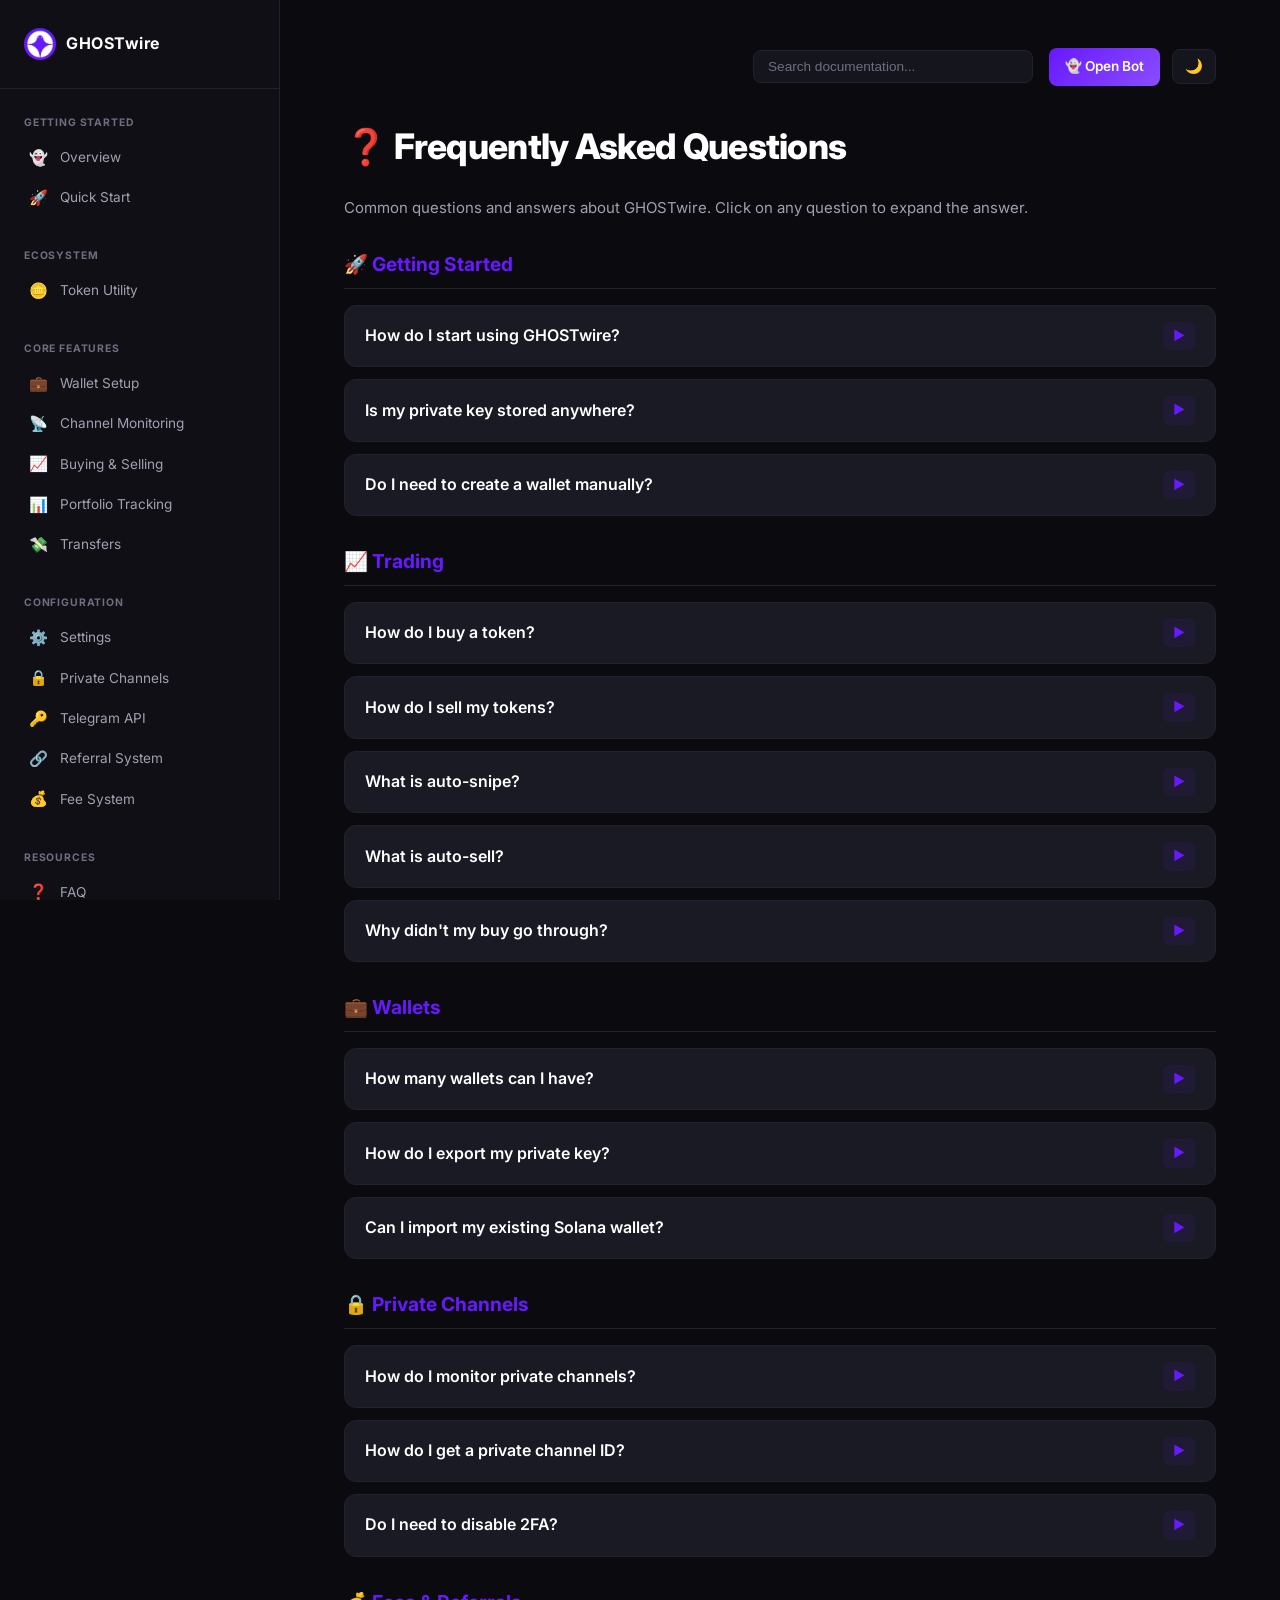
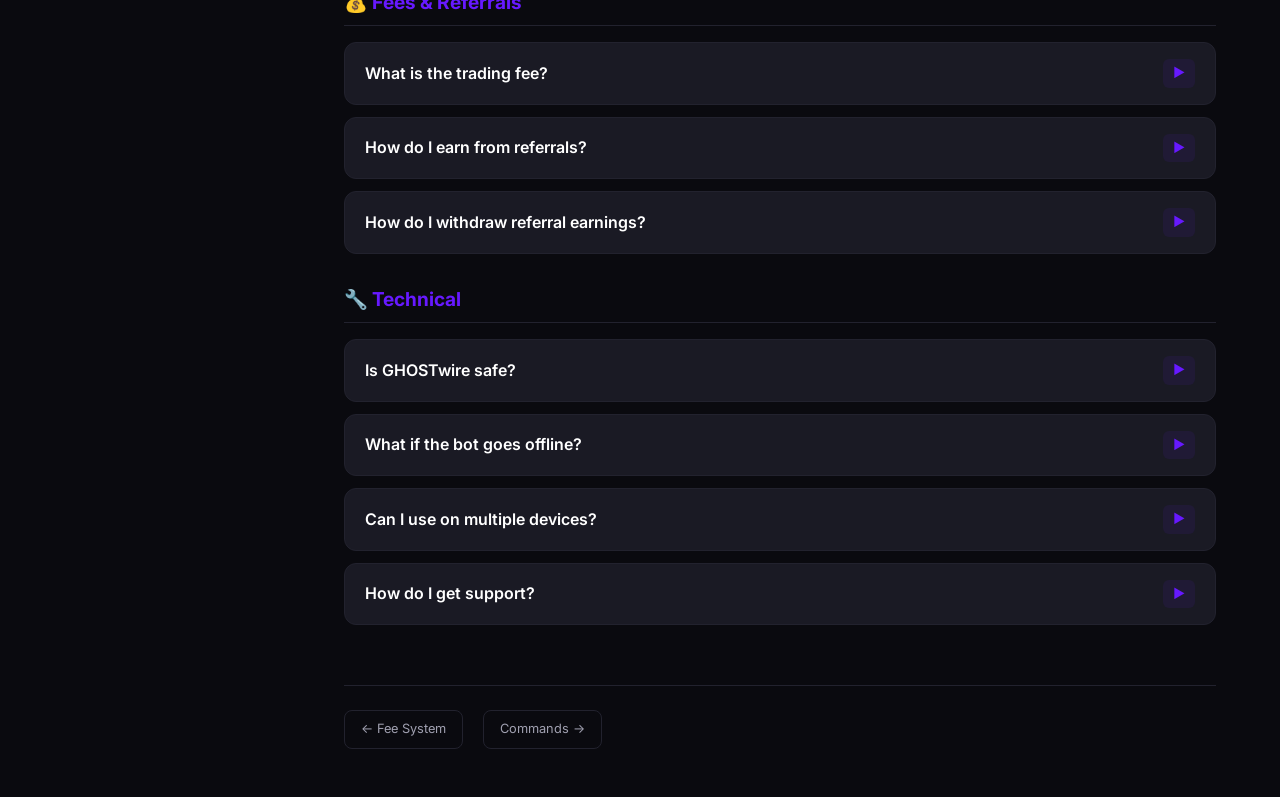
<file: faq.html>
<!DOCTYPE html>
<html lang="en" data-theme="dark">
<head>
    <meta charset="UTF-8">
    <meta name="viewport" content="width=device-width, initial-scale=1.0">
    <title>FAQ - GHOSTwire</title>
    
    <!-- Favicon -->
    <link rel="icon" type="image/png" sizes="32x32" href="/assets/images/logo.png">
    <link rel="icon" type="image/png" sizes="16x16" href="/assets/images/logo.png">
    <link rel="apple-touch-icon" sizes="180x180" href="/assets/images/logo.png">
    
    <link href="https://fonts.googleapis.com/css2?family=Inter:wght@400;500;600;700;800&family=JetBrains+Mono:wght@400;500&display=swap" rel="stylesheet">
    <style>
        * { margin: 0; padding: 0; box-sizing: border-box; }

        :root {
            --bg-primary: #0a0a0f; --bg-secondary: #0f0f15; --bg-tertiary: #15151d;
            --bg-card: #1a1a24; --bg-code: #0d0d12;
            --accent-primary: #6719ff; --accent-secondary: #8a4dff;
            --accent-gradient: linear-gradient(135deg, #6719ff, #8a4dff);
            --text-primary: #ffffff; --text-secondary: #a0a0b0; --text-tertiary: #6e6e80;
            --border-primary: #22222e; --border-secondary: #1a1a22;
            --success: #4ecca3; --warning: #ffc107;
            --sidebar-width: 280px;
            --max-content-width: 900px;
            --font-mono: 'JetBrains Mono', 'Fira Code', monospace;
            --font-sans: 'Inter', -apple-system, BlinkMacSystemFont, sans-serif;
        }

        [data-theme="light"] {
            --bg-primary: #ffffff; --bg-secondary: #f8f8fa; --bg-tertiary: #f0f0f2;
            --bg-card: #ffffff; --bg-code: #f5f5f7;
            --text-primary: #1a1a2e; --text-secondary: #5a5a6e; --text-tertiary: #8a8a9e;
            --border-primary: #e0e0e8; --border-secondary: #ececf0;
        }

        html, body { overflow-x: hidden; width: 100%; }

        body {
            font-family: var(--font-sans); background: var(--bg-primary);
            color: var(--text-primary); line-height: 1.6; font-size: 15px;
        }

        .page-wrapper { display: flex; min-height: 100vh; width: 100%; position: relative; justify-content: center; }

        /* Sidebar */
        .sidebar {
            width: var(--sidebar-width); min-width: var(--sidebar-width);
            background: var(--bg-secondary); border-right: 1px solid var(--border-primary);
            position: fixed; top: 0; left: 0; bottom: 0; overflow-y: auto;
            z-index: 1000; transition: transform 0.3s ease; display: flex; flex-direction: column;
        }
        .sidebar-header { padding: 28px 24px; border-bottom: 1px solid var(--border-primary); }
        .logo { display: flex; align-items: center; gap: 10px; text-decoration: none; }
        .logo-icon { width: 32px; height: 32px; background: linear-gradient(135deg, #6719ff, #8a4dff); border-radius: 50%; display: flex; align-items: center; justify-content: center; font-size: 18px; }
        .logo-text { font-weight: 700; font-size: 1rem; letter-spacing: 0.5px; color: var(--text-primary); }
        .sidebar-nav { flex: 1; padding: 20px 0; }
        .sidebar-section { margin-bottom: 24px; }
        .sidebar-section-title { padding: 6px 24px; font-size: 0.65rem; text-transform: uppercase; letter-spacing: 0.08em; color: var(--text-tertiary); font-weight: 700; }
        .sidebar-link { 
            display: flex; 
            align-items: center; 
            gap: 10px; 
            padding: 8px 24px; 
            color: var(--text-secondary); 
            transition: all 0.2s; 
            font-size: 0.85rem; 
            text-decoration: none;
            border-left: 2px solid transparent;
        }
        .sidebar-link:hover { color: var(--text-primary); background: var(--bg-tertiary); }
        .sidebar-link.active { 
            color: var(--accent-primary); 
            background: rgba(103, 25, 255, 0.06);
            border-left-color: var(--accent-primary);
        }
        .sidebar-link .icon { font-size: 0.95rem; width: 24px; text-align: center; }
        .sidebar-footer { padding: 20px 24px; border-top: 1px solid var(--border-primary); font-size: 0.7rem; color: var(--text-tertiary); text-align: center; }
        .sidebar-footer a { color: var(--text-tertiary); text-decoration: none; }
        .sidebar-footer a:hover { color: var(--accent-primary); }

        /* Main Content - Centered */
        .main-content { 
            flex: 1; 
            margin-left: var(--sidebar-width); 
            padding: 48px 64px; 
            min-height: 100vh; 
            background: var(--bg-primary);
            display: flex;
            justify-content: center;
        }
        .content-container { 
            max-width: var(--max-content-width); 
            width: 100%; 
        }

        h1 { 
            font-size: 2.2rem; 
            font-weight: 800; 
            margin-bottom: 20px; 
            letter-spacing: -0.02em; 
            color: var(--text-primary); 
        }
        h2 { 
            font-size: 1.4rem; 
            font-weight: 700; 
            margin-top: 40px; 
            margin-bottom: 16px; 
            color: var(--text-primary);
            letter-spacing: -0.01em;
            border-bottom: 2px solid var(--accent-primary);
            display: inline-block;
            padding-bottom: 4px;
        }
        h3 { font-size: 1.1rem; font-weight: 600; margin-top: 28px; margin-bottom: 12px; color: var(--accent-primary); }
        p { margin-bottom: 16px; color: var(--text-secondary); line-height: 1.8; }
        a { color: var(--accent-primary); text-decoration: none; } 
        a:hover { text-decoration: underline; }
        code { font-family: var(--font-mono); font-size: 0.85em; background: var(--bg-code); padding: 2px 8px; border-radius: 4px; color: #a67cff; }

        /* Top Navigation */
        .top-nav { 
            display: flex; 
            justify-content: flex-end; 
            align-items: center; 
            padding: 0 0 32px 0; 
            gap: 16px; 
            flex-wrap: wrap; 
        }
        .search-wrapper { position: relative; flex: 1; max-width: 280px; min-width: 160px; }
        .search-box { background: var(--bg-tertiary); border: 1px solid var(--border-primary); border-radius: 8px; padding: 8px 14px; color: var(--text-primary); font-size: 0.85rem; width: 100%; transition: all 0.2s; }
        .search-box:focus { outline: none; border-color: var(--accent-primary); }
        .search-box::placeholder { color: var(--text-tertiary); }
        .search-results-dropdown { position: absolute; top: 100%; left: 0; right: 0; background: var(--bg-card); border: 1px solid var(--border-primary); border-radius: 8px; margin-top: 4px; max-height: 300px; overflow-y: auto; z-index: 500; display: none; box-shadow: 0 10px 30px rgba(0,0,0,0.3); }
        .search-results-dropdown a { display: block; padding: 10px 14px; color: var(--text-secondary); text-decoration: none; font-size: 0.85rem; border-bottom: 1px solid var(--border-secondary); }
        .search-results-dropdown a:last-child { border-bottom: none; }
        .search-results-dropdown a:hover { background: var(--bg-tertiary); color: var(--text-primary); text-decoration: none; }
        .top-nav-actions { display: flex; align-items: center; gap: 12px; }
        .theme-toggle { background: var(--bg-tertiary); border: 1px solid var(--border-primary); color: var(--text-primary); padding: 8px 12px; border-radius: 8px; cursor: pointer; font-size: 0.9rem; white-space: nowrap; }
        .open-bot-btn { padding: 8px 16px; background: var(--accent-gradient); color: white; border-radius: 8px; text-decoration: none; font-weight: 600; font-size: 0.85rem; white-space: nowrap; }
        .open-bot-btn:hover { opacity: 0.9; text-decoration: none; }

        /* FAQ Accordion */
        .faq-category { margin-bottom: 30px; }
        .faq-category h3 { 
            font-size: 1.2rem; 
            font-weight: 700; 
            margin-bottom: 16px; 
            color: var(--accent-primary);
            padding-bottom: 8px;
            border-bottom: 1px solid var(--border-primary);
        }
        .faq-item { 
            background: var(--bg-card); 
            border: 1px solid var(--border-primary); 
            border-radius: 12px; 
            margin-bottom: 12px; 
            overflow: hidden;
            transition: border-color 0.3s ease;
        }
        .faq-item:hover { border-color: rgba(103, 25, 255, 0.2); }
        .faq-item.open { border-color: var(--accent-primary); }
        .faq-question { 
            padding: 16px 20px; 
            cursor: pointer; 
            font-weight: 600; 
            display: flex; 
            justify-content: space-between; 
            align-items: center; 
            transition: background 0.2s; 
            color: var(--text-primary);
            font-size: 1rem;
        }
        .faq-question:hover { background: var(--bg-tertiary); }
        .faq-question .arrow { 
            font-size: 0.8rem; 
            transition: transform 0.3s ease; 
            color: var(--accent-primary);
            background: rgba(103, 25, 255, 0.08);
            padding: 4px 10px;
            border-radius: 6px;
            font-weight: 700;
        }
        .faq-item.open .faq-question .arrow { transform: rotate(90deg); }
        .faq-answer { 
            padding: 0 20px; 
            max-height: 0; 
            overflow: hidden; 
            transition: all 0.3s ease; 
            color: var(--text-secondary); 
            border-top: none;
            font-size: 0.95rem;
            line-height: 1.7;
        }
        .faq-item.open .faq-answer { 
            padding: 0 20px 16px 20px; 
            max-height: 500px; 
            border-top: 1px solid var(--border-secondary); 
        }

        .page-footer { margin-top: 60px; padding-top: 24px; border-top: 1px solid var(--border-primary); display: flex; justify-content: space-between; flex-wrap: wrap; gap: 16px; }
        .footer-nav { display: flex; gap: 20px; flex-wrap: wrap; }
        .footer-nav a { display: flex; align-items: center; gap: 8px; padding: 8px 16px; border: 1px solid var(--border-primary); border-radius: 8px; text-decoration: none; color: var(--text-secondary); font-size: 0.8rem; }
        .footer-nav a:hover { border-color: var(--accent-primary); color: var(--accent-primary); text-decoration: none; }

        /* Sidebar Overlay */
        .sidebar-overlay { display: none; position: fixed; inset: 0; background: rgba(0,0,0,0.5); z-index: 999; }
        .sidebar-overlay.active { display: block; }

        /* Mobile Menu Button */
        .mobile-menu-btn { display: none; position: fixed; top: 16px; left: 16px; z-index: 1100; background: var(--bg-card); border: 1px solid var(--border-primary); color: var(--text-primary); padding: 10px 14px; border-radius: 8px; cursor: pointer; font-size: 1.2rem; width: 44px; height: 44px; display: flex; align-items: center; justify-content: center; }

        /* Responsive */
        @media (max-width: 1024px) {
            .sidebar { transform: translateX(-100%); }
            .sidebar.open { transform: translateX(0); }
            .main-content { margin-left: 0 !important; padding: 20px !important; }
            .mobile-menu-btn { display: flex !important; }
            .sidebar-overlay.active { display: block; }
            .top-nav { padding-left: 60px !important; padding-top: 8px !important; }
        }

        @media (max-width: 768px) {
            .main-content { padding: 16px !important; }
            .top-nav { flex-direction: column; align-items: stretch; padding-left: 60px !important; padding-top: 8px !important; gap: 10px; }
            .search-wrapper { max-width: 100%; width: 100%; order: 1; }
            .top-nav-actions { order: 2; justify-content: flex-end; }
            .footer-nav { flex-direction: column; width: 100%; }
            .footer-nav a { justify-content: center; }
            h1 { font-size: 1.8rem; }
            h2 { font-size: 1.3rem; }
            .faq-question { font-size: 0.9rem; padding: 14px 16px; }
            .faq-answer { font-size: 0.85rem; }
        }

        @media (max-width: 480px) {
            .main-content { padding: 12px !important; }
            .top-nav { padding-left: 56px !important; padding-top: 6px !important; gap: 8px; }
            .mobile-menu-btn { top: 12px; left: 12px; width: 40px; height: 40px; }
            .faq-question { font-size: 0.85rem; padding: 12px 14px; }
            .faq-answer { font-size: 0.8rem; }
        }

        @media (min-width: 1025px) {
            .mobile-menu-btn { display: none !important; }
            .top-nav { padding-left: 0 !important; }
        }
    </style>
</head>
<body>
    <div class="sidebar-overlay" id="sidebar-overlay"></div>
    
    <div class="page-wrapper">
        <button class="mobile-menu-btn" id="mobile-menu-btn" aria-label="Toggle menu">☰</button>
        
        <aside class="sidebar" id="sidebar">
            <div class="sidebar-header">
                <a href="/" class="logo">
                    <div class="logo-icon" style="background-image: url('/assets/images/logo.png'); background-size: cover; background-position: center; width: 32px; height: 32px; border-radius: 50%;"></div>
                    <span class="logo-text">GHOSTwire</span>
                </a>
            </div>
           <nav class="sidebar-nav">
    <div class="sidebar-section">
        <div class="sidebar-section-title">Getting Started</div>
        <a href="/" class="sidebar-link"><span class="icon">👻</span> Overview</a>
        <a href="/getting-started" class="sidebar-link"><span class="icon">🚀</span> Quick Start</a>
    </div>
    <div class="sidebar-section">
        <div class="sidebar-section-title">Ecosystem</div>
        <a href="/token-utility" class="sidebar-link"><span class="icon">🪙</span> Token Utility</a>
    </div>
    <div class="sidebar-section">
        <div class="sidebar-section-title">Core Features</div>
        <a href="/wallet" class="sidebar-link"><span class="icon">💼</span> Wallet Setup</a>
        <a href="/channels" class="sidebar-link"><span class="icon">📡</span> Channel Monitoring</a>
        <a href="/trading" class="sidebar-link"><span class="icon">📈</span> Buying & Selling</a>
        <a href="/portfolio" class="sidebar-link"><span class="icon">📊</span> Portfolio Tracking</a>
        <a href="/transfers" class="sidebar-link"><span class="icon">💸</span> Transfers</a>
    </div>
    <div class="sidebar-section">
        <div class="sidebar-section-title">Configuration</div>
        <a href="/settings" class="sidebar-link"><span class="icon">⚙️</span> Settings</a>
        <a href="/private-channels" class="sidebar-link"><span class="icon">🔒</span> Private Channels</a>
        <a href="/api" class="sidebar-link"><span class="icon">🔑</span> Telegram API</a>
        <a href="/referrals" class="sidebar-link"><span class="icon">🔗</span> Referral System</a>
        <a href="/fees" class="sidebar-link"><span class="icon">💰</span> Fee System</a>
    </div>
    <div class="sidebar-section">
        <div class="sidebar-section-title">Resources</div>
        <a href="/faq" class="sidebar-link"><span class="icon">❓</span> FAQ</a>
        <a href="/commands" class="sidebar-link"><span class="icon">⌨️</span> Commands</a>
    </div>
</nav>
            <div class="sidebar-footer">
                <p>© 2026 GHOSTwire</p>
                <p><a href="https://t.me/ghowr_bot" target="_blank">@ghowr_bot</a></p>
                <p style="margin-top: 4px;"><a href="https://www.ghostwirebot.tech/" target="_blank" style="color: var(--accent-primary);">🌐 ghostwirebot.tech</a></p>
            </div>
        </aside>
        
        <main class="main-content">
            <div class="content-container">
                <div class="top-nav">
                    <div class="search-wrapper">
                        <input type="text" class="search-box" id="search-box" placeholder="Search documentation...">
                        <div class="search-results-dropdown" id="search-results"></div>
                    </div>
                    <div class="top-nav-actions">
                        <a href="https://t.me/ghowr_bot" target="_blank" class="open-bot-btn">👻 Open Bot</a>
                        <button class="theme-toggle" id="theme-toggle" aria-label="Toggle theme">🌙</button>
                    </div>
                </div>

                <h1>❓ Frequently Asked Questions</h1>
                <p>Common questions and answers about GHOSTwire. Click on any question to expand the answer.</p>

                <div class="faq-category">
                    <h3>🚀 Getting Started</h3>
                    <div class="faq-item">
                        <div class="faq-question">How do I start using GHOSTwire?<span class="arrow">▶</span></div>
                        <div class="faq-answer">Simply open <code>@ghowr_bot</code> on Telegram and send <code>/start</code>. Your W1 wallet is created automatically. Fund it with SOL and start trading!</div>
                    </div>
                    <div class="faq-item">
                        <div class="faq-question">Is my private key stored anywhere?<span class="arrow">▶</span></div>
                        <div class="faq-answer"><strong>No.</strong> GHOSTwire uses <strong>derived wallets</strong> — your private key is mathematically derived from your Telegram ID + a secret. It's never stored in any database.</div>
                    </div>
                    <div class="faq-item">
                        <div class="faq-question">Do I need to create a wallet manually?<span class="arrow">▶</span></div>
                        <div class="faq-answer">No. When you first run <code>/start</code>, GHOSTwire automatically creates your W1 wallet. You can create up to 5 wallets from the Wallets menu.</div>
                    </div>
                </div>

                <div class="faq-category">
                    <h3>📈 Trading</h3>
                    <div class="faq-item">
                        <div class="faq-question">How do I buy a token?<span class="arrow">▶</span></div>
                        <div class="faq-answer">Click <strong>📈 Buy Token</strong>, then send the token address or DexScreener URL. Review and confirm. The bot executes via Jupiter API.</div>
                    </div>
                    <div class="faq-item">
                        <div class="faq-question">How do I sell my tokens?<span class="arrow">▶</span></div>
                        <div class="faq-answer">Click <strong>📉 Sell Token</strong>, select the token, choose percentage (100%, 50%, 25%, 10%) or custom amount. Confirm to sell.</div>
                    </div>
                    <div class="faq-item">
                        <div class="faq-question">What is auto-snipe?<span class="arrow">▶</span></div>
                        <div class="faq-answer">Auto-snipe automatically buys tokens when contract addresses are detected in your monitored Telegram channels.</div>
                    </div>
                    <div class="faq-item">
                        <div class="faq-question">What is auto-sell?<span class="arrow">▶</span></div>
                        <div class="faq-answer">Auto-sell automatically sells your position when profit reaches your target %. Set Take Profit in Settings.</div>
                    </div>
                    <div class="faq-item">
                        <div class="faq-question">Why didn't my buy go through?<span class="arrow">▶</span></div>
                        <div class="faq-answer">Common reasons: insufficient SOL, daily limit reached, 48h cooldown on held tokens, or slippage too low.</div>
                    </div>
                </div>

                <div class="faq-category">
                    <h3>💼 Wallets</h3>
                    <div class="faq-item">
                        <div class="faq-question">How many wallets can I have?<span class="arrow">▶</span></div>
                        <div class="faq-answer">Up to <strong>5 wallets</strong> (W1-W5). Each has independent settings for buy amount, slippage, and take profit.</div>
                    </div>
                    <div class="faq-item">
                        <div class="faq-question">How do I export my private key?<span class="arrow">▶</span></div>
                        <div class="faq-answer">Go to <strong>💼 Wallets</strong> → Select wallet → <strong>🔑 Export Private Key</strong>. Never share this key!</div>
                    </div>
                    <div class="faq-item">
                        <div class="faq-question">Can I import my existing Solana wallet?<span class="arrow">▶</span></div>
                        <div class="faq-answer">Yes. Use <strong>🔒 Add Private</strong> from the wallet menu to import an existing private key.</div>
                    </div>
                </div>

                <div class="faq-category">
                    <h3>🔒 Private Channels</h3>
                    <div class="faq-item">
                        <div class="faq-question">How do I monitor private channels?<span class="arrow">▶</span></div>
                        <div class="faq-answer">Complete <strong>🔐 TG Auth</strong> first. Then add channel via <strong>➕ Add Channel → 🔒 Private</strong> with channel ID.</div>
                    </div>
                    <div class="faq-item">
                        <div class="faq-question">How do I get a private channel ID?<span class="arrow">▶</span></div>
                        <div class="faq-answer">Forward a message from the channel to <code>@userinfobot</code>. It replies with the ID.</div>
                    </div>
                    <div class="faq-item">
                        <div class="faq-question">Do I need to disable 2FA?<span class="arrow">▶</span></div>
                        <div class="faq-answer">Temporarily disable for easiest setup, then re-enable. Or connect with 2FA by entering your password.</div>
                    </div>
                </div>

                <div class="faq-category">
                    <h3>💰 Fees & Referrals</h3>
                    <div class="faq-item">
                        <div class="faq-question">What is the trading fee?<span class="arrow">▶</span></div>
                        <div class="faq-answer"><strong>0.1%</strong> per trade (buy and sell). Shown in every transaction notification.</div>
                    </div>
                    <div class="faq-item">
                        <div class="faq-question">How do I earn from referrals?<span class="arrow">▶</span></div>
                        <div class="faq-answer">Share your referral link from <strong>🔗 Referral</strong> menu. Earn <strong>20% of their trading fees</strong> forever.</div>
                    </div>
                    <div class="faq-item">
                        <div class="faq-question">How do I withdraw referral earnings?<span class="arrow">▶</span></div>
                        <div class="faq-answer">Contact the bot admin to withdraw accumulated referral commissions.</div>
                    </div>
                </div>

                <div class="faq-category">
                    <h3>🔧 Technical</h3>
                    <div class="faq-item">
                        <div class="faq-question">Is GHOSTwire safe?<span class="arrow">▶</span></div>
                        <div class="faq-answer">Yes. Derived wallets, no private key storage, trades via Jupiter API. Use a dedicated trading wallet.</div>
                    </div>
                    <div class="faq-item">
                        <div class="faq-question">What if the bot goes offline?<span class="arrow">▶</span></div>
                        <div class="faq-answer">Missed signals won't process. Your funds remain safe in your wallet. Bot runs 24/7.</div>
                    </div>
                    <div class="faq-item">
                        <div class="faq-question">Can I use on multiple devices?<span class="arrow">▶</span></div>
                        <div class="faq-answer">Yes. GHOSTwire is a Telegram bot — access from any device with Telegram.</div>
                    </div>
                    <div class="faq-item">
                        <div class="faq-question">How do I get support?<span class="arrow">▶</span></div>
                        <div class="faq-answer">Contact the bot admin via Telegram. Include screenshots and error messages if possible.</div>
                    </div>
                </div>

                <div class="page-footer">
                    <div class="footer-nav">
                        <a href="/fees">← Fee System</a>
                        <a href="/commands">Commands →</a>
                    </div>
                </div>
            </div>
        </main>
    </div>

    <script>
        function initFaq() {
            document.querySelectorAll('.faq-item').forEach(function(item) {
                item.querySelector('.faq-question').addEventListener('click', function() {
                    item.classList.toggle('open');
                });
            });
        }

        function initTheme() {
            var savedTheme = localStorage.getItem('theme') || 'dark';
            document.documentElement.setAttribute('data-theme', savedTheme);
            var toggleBtn = document.getElementById('theme-toggle');
            if (toggleBtn) {
                toggleBtn.addEventListener('click', function() {
                    var current = document.documentElement.getAttribute('data-theme');
                    var next = current === 'dark' ? 'light' : 'dark';
                    document.documentElement.setAttribute('data-theme', next);
                    localStorage.setItem('theme', next);
                    toggleBtn.textContent = next === 'dark' ? '🌙' : '☀️';
                });
                toggleBtn.textContent = savedTheme === 'dark' ? '🌙' : '☀️';
            }
        }

        function initSidebar() {
            var sidebar = document.getElementById('sidebar');
            var menuBtn = document.getElementById('mobile-menu-btn');
            var overlay = document.getElementById('sidebar-overlay');
            function openSidebar() { sidebar.classList.add('open'); overlay.classList.add('active'); document.body.style.overflow = 'hidden'; }
            function closeSidebar() { sidebar.classList.remove('open'); overlay.classList.remove('active'); document.body.style.overflow = ''; }
            if (menuBtn) menuBtn.addEventListener('click', openSidebar);
            if (overlay) overlay.addEventListener('click', closeSidebar);
            sidebar.querySelectorAll('.sidebar-link').forEach(function(link) { link.addEventListener('click', function() { if (window.innerWidth <= 1024) closeSidebar(); }); });
            window.addEventListener('resize', function() { if (window.innerWidth > 1024) closeSidebar(); });
        }

        function initSearch() {
            var searchBox = document.getElementById('search-box');
            var searchResults = document.getElementById('search-results');
            if (!searchBox || !searchResults) return;
            var searchData = [
                { title: 'Overview', url: '/' }, { title: 'Quick Start', url: '/getting-started' },
                { title: 'Wallet Setup', url: '/wallet' }, { title: 'Channel Monitoring', url: '/channels' },
                { title: 'Buying & Selling', url: '/trading' }, { title: 'Portfolio Tracking', url: '/portfolio' },
                { title: 'Transfers', url: '/transfers' }, { title: 'Settings', url: '/settings' },
                { title: 'Private Channels', url: '/private-channels' }, { title: 'Referral System', url: '/referrals' },
                { title: 'Fee System', url: '/fees' }, { title: 'FAQ', url: '/faq' }, { title: 'Commands', url: '/commands' }
            ];
            searchBox.addEventListener('input', function(e) {
                var query = e.target.value.toLowerCase().trim();
                if (query.length > 0) {
                    var results = searchData.filter(function(d) { return d.title.toLowerCase().indexOf(query) !== -1; });
                    if (results.length > 0) { var html = ''; results.forEach(function(r) { html += '<a href="'+r.url+'">'+r.title+'</a>'; }); searchResults.innerHTML = html; searchResults.style.display = 'block'; }
                    else { searchResults.innerHTML = '<div style="padding:12px;color:var(--text-tertiary);font-size:0.85rem;">No results</div>'; searchResults.style.display = 'block'; }
                } else { searchResults.style.display = 'none'; }
            });
            document.addEventListener('click', function(e) { if (!searchBox.contains(e.target) && !searchResults.contains(e.target)) searchResults.style.display = 'none'; });
            document.addEventListener('keydown', function(e) { if (e.key === 'Escape') { searchResults.style.display = 'none'; searchBox.blur(); } });
        }

        document.addEventListener('DOMContentLoaded', function() { initFaq(); initTheme(); initSidebar(); initSearch(); });
    </script>
</body>
</html>
</file>
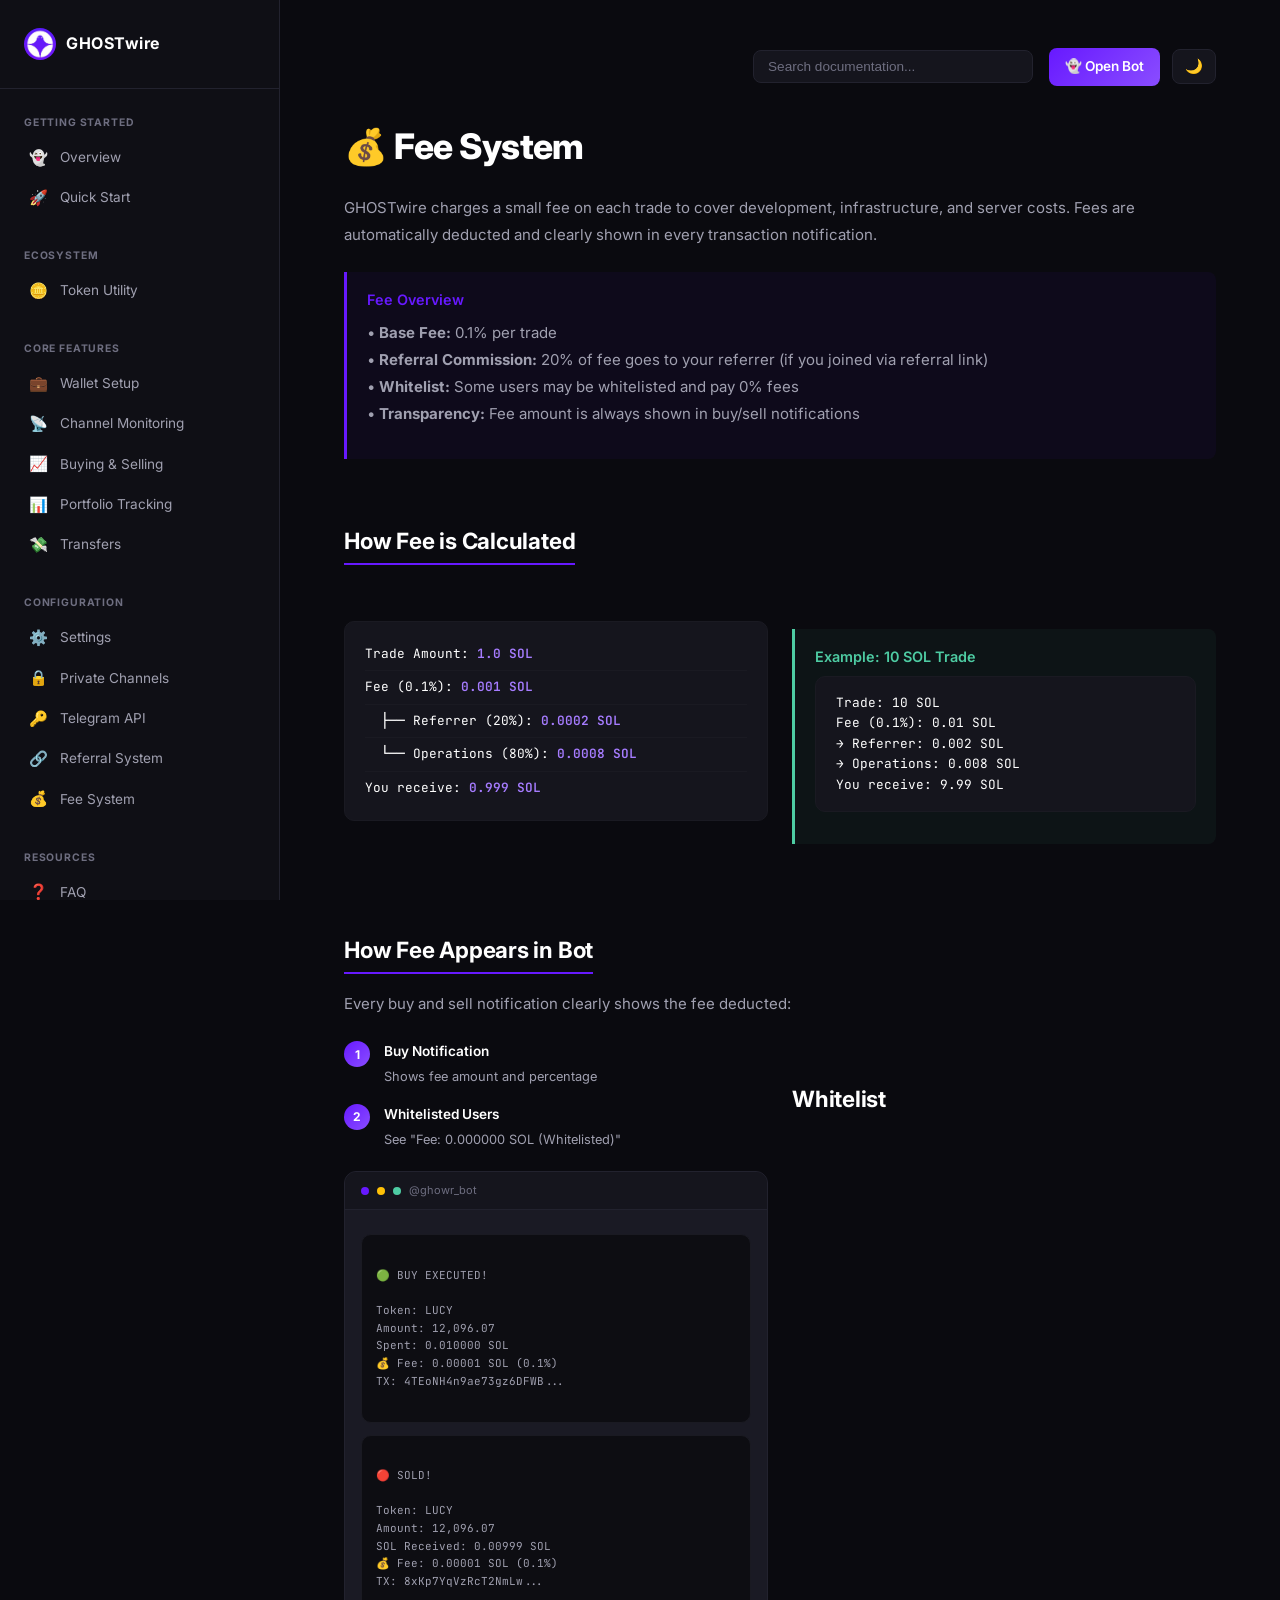
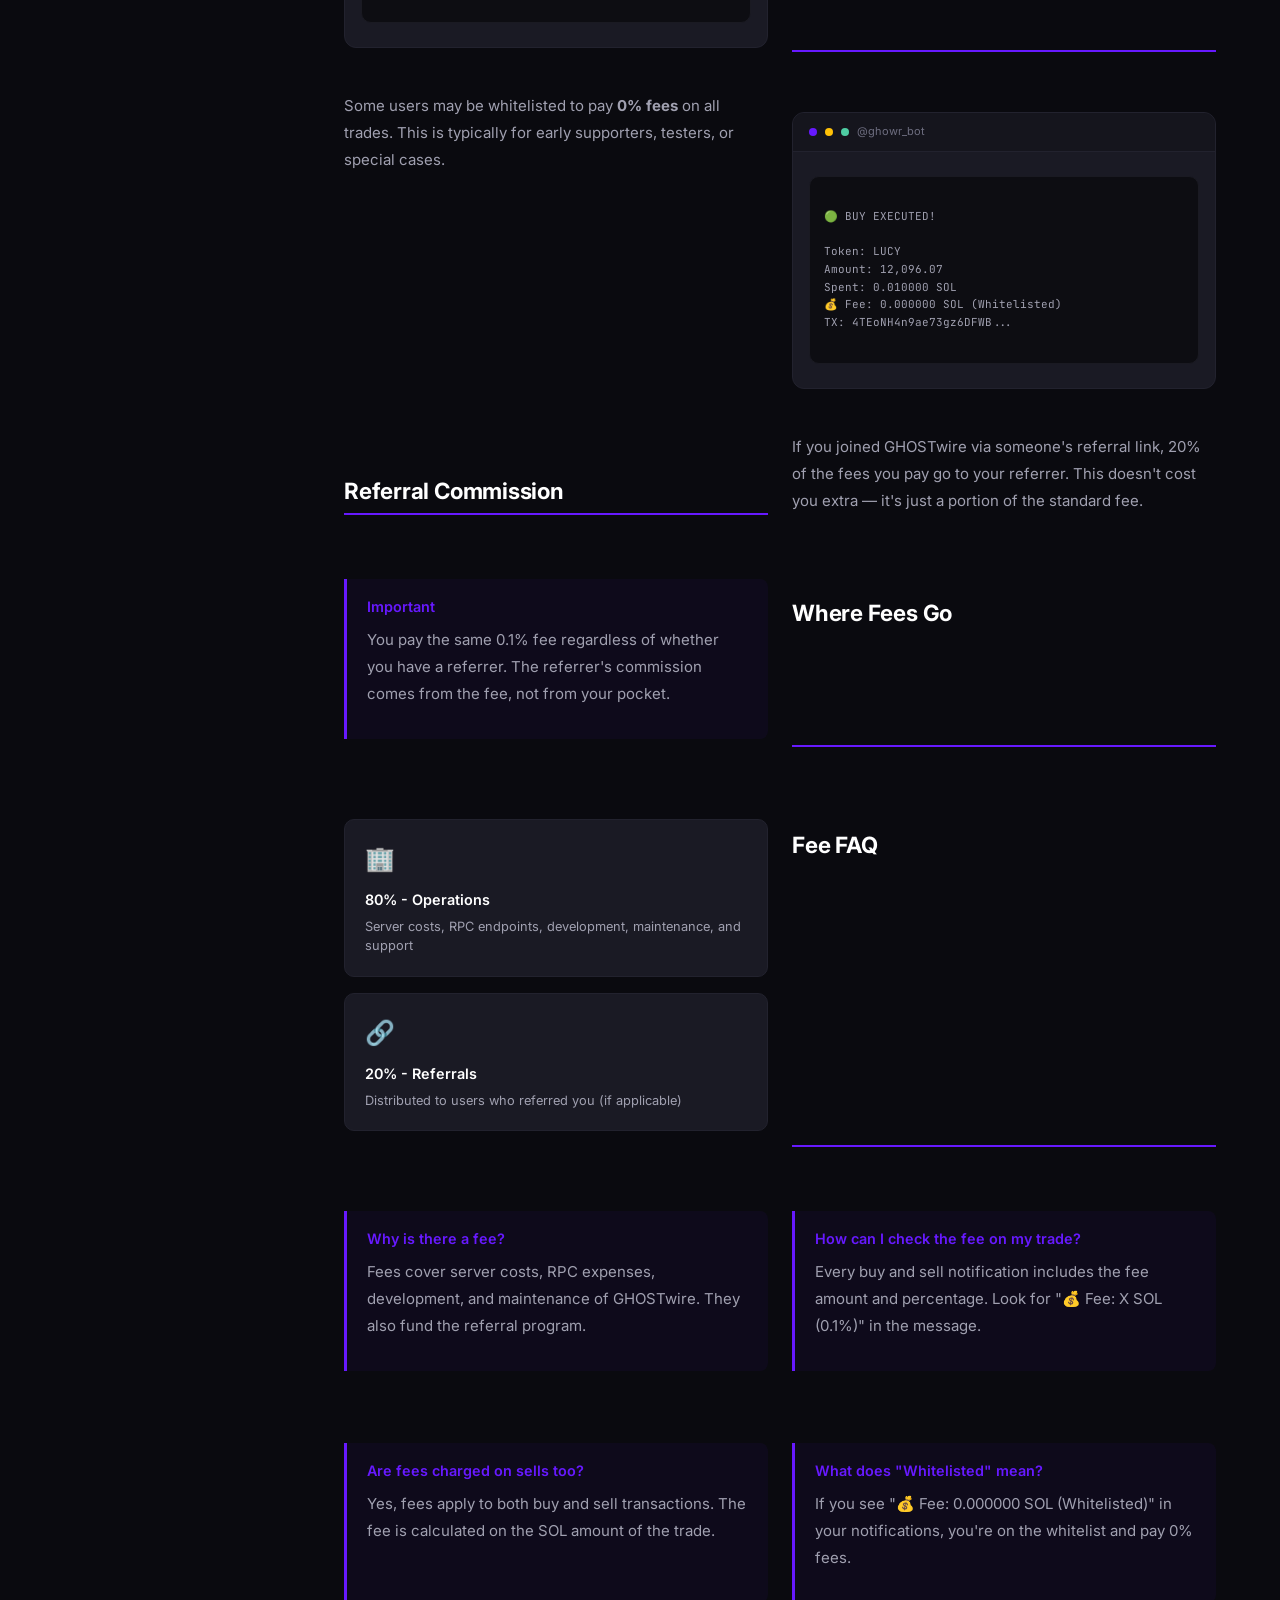
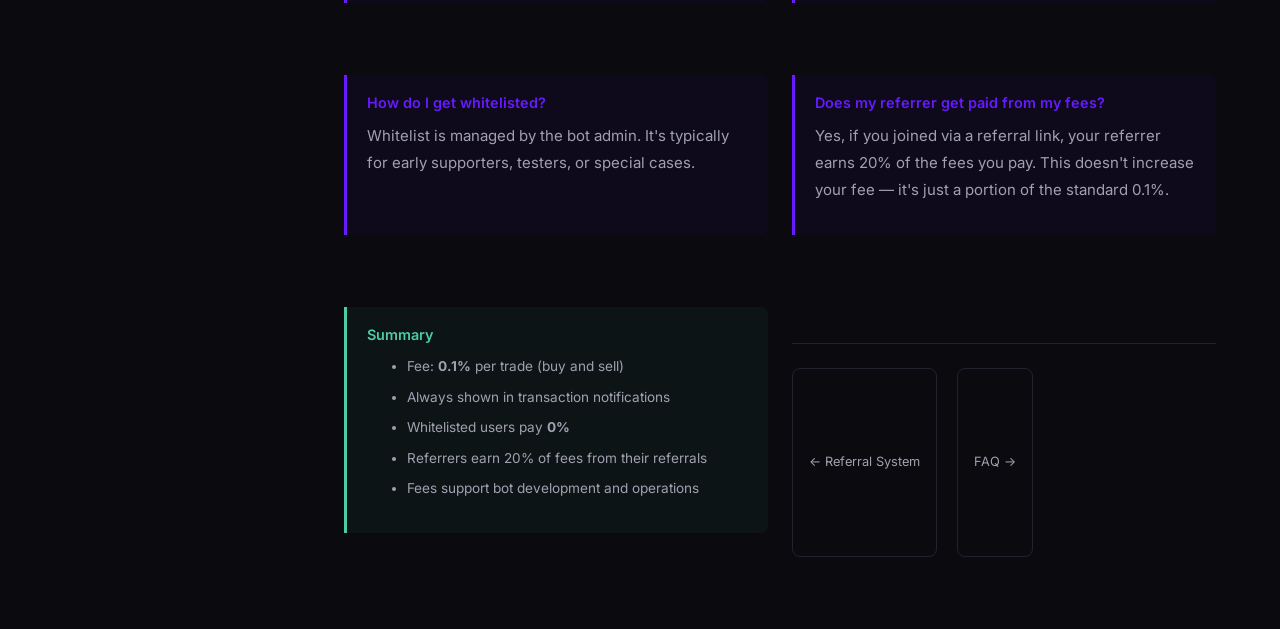
<file: fees.html>
<!DOCTYPE html>
<html lang="en" data-theme="dark">
<head>
    <meta charset="UTF-8">
    <meta name="viewport" content="width=device-width, initial-scale=1.0">
    <title>Fee System - GHOSTwire</title>
    
    <!-- Favicon -->
    <link rel="icon" type="image/png" sizes="32x32" href="/assets/images/logo.png">
    <link rel="icon" type="image/png" sizes="16x16" href="/assets/images/logo.png">
    <link rel="apple-touch-icon" sizes="180x180" href="/assets/images/logo.png">
    
    <link href="https://fonts.googleapis.com/css2?family=Inter:wght@400;500;600;700;800&family=JetBrains+Mono:wght@400;500&display=swap" rel="stylesheet">
    <style>
        * { margin: 0; padding: 0; box-sizing: border-box; }

        :root {
            --bg-primary: #0a0a0f; --bg-secondary: #0f0f15; --bg-tertiary: #15151d;
            --bg-card: #1a1a24; --bg-code: #0d0d12;
            --accent-primary: #6719ff; --accent-secondary: #8a4dff;
            --accent-gradient: linear-gradient(135deg, #6719ff, #8a4dff);
            --text-primary: #ffffff; --text-secondary: #a0a0b0; --text-tertiary: #6e6e80;
            --border-primary: #22222e; --border-secondary: #1a1a22;
            --success: #4ecca3; --warning: #ffc107; --danger: #e94560;
            --sidebar-width: 280px;
            --max-content-width: 900px;
            --font-mono: 'JetBrains Mono', 'Fira Code', monospace;
            --font-sans: 'Inter', -apple-system, BlinkMacSystemFont, sans-serif;
        }

        [data-theme="light"] {
            --bg-primary: #ffffff; --bg-secondary: #f8f8fa; --bg-tertiary: #f0f0f2;
            --bg-card: #ffffff; --bg-code: #f5f5f7;
            --text-primary: #1a1a2e; --text-secondary: #5a5a6e; --text-tertiary: #8a8a9e;
            --border-primary: #e0e0e8; --border-secondary: #ececf0;
        }

        html, body { overflow-x: hidden; width: 100%; }

        body {
            font-family: var(--font-sans); background: var(--bg-primary);
            color: var(--text-primary); line-height: 1.6; font-size: 15px;
        }

        .page-wrapper { display: flex; min-height: 100vh; width: 100%; position: relative; justify-content: center; }

        /* Sidebar */
        .sidebar {
            width: var(--sidebar-width); min-width: var(--sidebar-width);
            background: var(--bg-secondary); border-right: 1px solid var(--border-primary);
            position: fixed; top: 0; left: 0; bottom: 0; overflow-y: auto;
            z-index: 1000; transition: transform 0.3s ease; display: flex; flex-direction: column;
        }
        .sidebar-header { padding: 28px 24px; border-bottom: 1px solid var(--border-primary); }
        .logo { display: flex; align-items: center; gap: 10px; text-decoration: none; }
        .logo-icon { width: 32px; height: 32px; background: linear-gradient(135deg, #6719ff, #8a4dff); border-radius: 50%; display: flex; align-items: center; justify-content: center; font-size: 18px; }
        .logo-text { font-weight: 700; font-size: 1rem; letter-spacing: 0.5px; color: var(--text-primary); }
        .sidebar-nav { flex: 1; padding: 20px 0; }
        .sidebar-section { margin-bottom: 24px; }
        .sidebar-section-title { padding: 6px 24px; font-size: 0.65rem; text-transform: uppercase; letter-spacing: 0.08em; color: var(--text-tertiary); font-weight: 700; }
        .sidebar-link { 
            display: flex; 
            align-items: center; 
            gap: 10px; 
            padding: 8px 24px; 
            color: var(--text-secondary); 
            transition: all 0.2s; 
            font-size: 0.85rem; 
            text-decoration: none;
            border-left: 2px solid transparent;
        }
        .sidebar-link:hover { color: var(--text-primary); background: var(--bg-tertiary); }
        .sidebar-link.active { 
            color: var(--accent-primary); 
            background: rgba(103, 25, 255, 0.06);
            border-left-color: var(--accent-primary);
        }
        .sidebar-link .icon { font-size: 0.95rem; width: 24px; text-align: center; }
        .sidebar-footer { padding: 20px 24px; border-top: 1px solid var(--border-primary); font-size: 0.7rem; color: var(--text-tertiary); text-align: center; }
        .sidebar-footer a { color: var(--text-tertiary); text-decoration: none; }
        .sidebar-footer a:hover { color: var(--accent-primary); }

        /* Main Content - Centered */
        .main-content { 
            flex: 1; 
            margin-left: var(--sidebar-width); 
            padding: 48px 64px; 
            min-height: 100vh; 
            background: var(--bg-primary);
            display: flex;
            justify-content: center;
        }
        .content-container { 
            max-width: var(--max-content-width); 
            width: 100%; 
        }

        h1 { 
            font-size: 2.2rem; 
            font-weight: 800; 
            margin-bottom: 20px; 
            letter-spacing: -0.02em; 
            color: var(--text-primary); 
        }
        h2 { 
            font-size: 1.4rem; 
            font-weight: 700; 
            margin-top: 40px; 
            margin-bottom: 16px; 
            color: var(--text-primary);
            letter-spacing: -0.01em;
            border-bottom: 2px solid var(--accent-primary);
            display: inline-block;
            padding-bottom: 4px;
        }
        h3 { font-size: 1.1rem; font-weight: 600; margin-top: 28px; margin-bottom: 12px; color: var(--text-primary); }
        h4 { font-size: 0.95rem; font-weight: 600; margin-top: 16px; margin-bottom: 8px; color: var(--text-primary); }
        p { margin-bottom: 16px; color: var(--text-secondary); line-height: 1.8; }
        a { color: var(--accent-primary); text-decoration: none; }
        a:hover { text-decoration: underline; }
        code { font-family: var(--font-mono); font-size: 0.85em; background: var(--bg-code); padding: 2px 8px; border-radius: 4px; color: #a67cff; }

        /* Top Navigation */
        .top-nav { 
            display: flex; 
            justify-content: flex-end; 
            align-items: center; 
            padding: 0 0 32px 0; 
            gap: 16px; 
            flex-wrap: wrap; 
        }
        .search-wrapper { position: relative; flex: 1; max-width: 280px; min-width: 160px; }
        .search-box { background: var(--bg-tertiary); border: 1px solid var(--border-primary); border-radius: 8px; padding: 8px 14px; color: var(--text-primary); font-size: 0.85rem; width: 100%; transition: all 0.2s; }
        .search-box:focus { outline: none; border-color: var(--accent-primary); }
        .search-box::placeholder { color: var(--text-tertiary); }
        .search-results-dropdown { position: absolute; top: 100%; left: 0; right: 0; background: var(--bg-card); border: 1px solid var(--border-primary); border-radius: 8px; margin-top: 4px; max-height: 300px; overflow-y: auto; z-index: 500; display: none; box-shadow: 0 10px 30px rgba(0,0,0,0.3); }
        .search-results-dropdown a { display: block; padding: 10px 14px; color: var(--text-secondary); text-decoration: none; font-size: 0.85rem; border-bottom: 1px solid var(--border-secondary); }
        .search-results-dropdown a:last-child { border-bottom: none; }
        .search-results-dropdown a:hover { background: var(--bg-tertiary); color: var(--text-primary); text-decoration: none; }
        .top-nav-actions { display: flex; align-items: center; gap: 12px; }
        .theme-toggle { background: var(--bg-tertiary); border: 1px solid var(--border-primary); color: var(--text-primary); padding: 8px 12px; border-radius: 8px; cursor: pointer; font-size: 0.9rem; white-space: nowrap; }
        .open-bot-btn { padding: 8px 16px; background: var(--accent-gradient); color: white; border-radius: 8px; text-decoration: none; font-weight: 600; font-size: 0.85rem; white-space: nowrap; }
        .open-bot-btn:hover { opacity: 0.9; text-decoration: none; }

        /* Callouts */
        .callout { border-left: 3px solid; border-radius: 0 8px 8px 0; padding: 16px 20px; margin: 24px 0; background: var(--bg-card); }
        .callout-info { border-color: #6719ff; background: rgba(103, 25, 255, 0.05); }
        .callout-warning { border-color: #ffc107; background: rgba(255, 193, 7, 0.05); }
        .callout-success { border-color: #4ecca3; background: rgba(78, 204, 163, 0.05); }
        .callout-title { font-weight: 600; margin-bottom: 8px; font-size: 0.9rem; }
        .callout-info .callout-title { color: #6719ff; }
        .callout-warning .callout-title { color: #ffc107; }
        .callout-success .callout-title { color: #4ecca3; }

        /* Bot Preview */
        .bot-preview { background: var(--bg-card); border: 1px solid var(--border-primary); border-radius: 12px; overflow: hidden; margin: 20px 0; }
        .bot-preview-header { background: var(--bg-tertiary); padding: 10px 16px; display: flex; align-items: center; gap: 8px; font-size: 11px; color: var(--text-tertiary); border-bottom: 1px solid var(--border-primary); }
        .bot-preview-header .dot { width: 8px; height: 8px; border-radius: 50%; }
        .dot-red { background: #6719ff; } .dot-yellow { background: #ffc107; } .dot-green { background: #4ecca3; }
        .bot-preview-body { padding: 16px; }
        .bot-message { background: var(--bg-code); border-radius: 10px; padding: 14px; margin: 8px 0; color: var(--text-secondary); font-family: var(--font-mono); font-size: 11px; white-space: pre-wrap; word-break: break-word; border: 1px solid var(--border-secondary); }
        .bot-message.success { border-color: #4ecca3; }

        /* Steps */
        .step-with-preview { 
            display: grid; 
            grid-template-columns: 1fr 1fr; 
            gap: 24px; 
            margin: 24px 0; 
        }
        .step-with-preview > div { min-width: 0; }
        .steps { counter-reset: step; list-style: none; padding: 0; }
        .step { counter-increment: step; position: relative; padding-left: 40px; margin-bottom: 16px; }
        .step::before { content: counter(step); position: absolute; left: 0; top: 0; width: 26px; height: 26px; background: var(--accent-gradient); border-radius: 50%; display: flex; align-items: center; justify-content: center; font-weight: 700; font-size: 0.75rem; color: white; }
        .step-title { font-weight: 600; font-size: 0.85rem; margin-bottom: 2px; }
        .step p { font-size: 0.8rem; margin-bottom: 0; }

        /* Card Grid */
        .card-grid { 
            display: grid; 
            grid-template-columns: repeat(auto-fill, minmax(220px, 1fr)); 
            gap: 16px; 
            margin: 32px 0; 
        }
        .card { 
            background: var(--bg-card); 
            border: 1px solid var(--border-primary); 
            border-radius: 10px; 
            padding: 20px; 
            transition: all 0.2s; 
        }
        .card:hover { border-color: var(--accent-primary); transform: translateY(-2px); }
        .card-icon { font-size: 1.5rem; margin-bottom: 10px; }
        .card-title { font-weight: 600; margin-bottom: 6px; font-size: 0.9rem; }
        .card-desc { color: var(--text-secondary); font-size: 0.8rem; line-height: 1.5; }

        /* Fee Breakdown */
        .fee-breakdown { 
            background: var(--bg-tertiary); 
            border-radius: 10px; 
            padding: 16px 20px; 
            margin: 16px 0; 
            font-family: var(--font-mono); 
            font-size: 0.8rem; 
            border: 1px solid var(--border-secondary); 
        }
        .fee-line { padding: 6px 0; border-bottom: 1px solid var(--border-secondary); }
        .fee-line:last-child { border-bottom: none; }
        .fee-amount { color: #a67cff; font-weight: 600; }

        ul { color: var(--text-secondary); padding-left: 20px; margin-bottom: 16px; line-height: 1.8; }
        li { margin-bottom: 6px; font-size: 0.85rem; }

        .page-footer { margin-top: 60px; padding-top: 24px; border-top: 1px solid var(--border-primary); display: flex; justify-content: space-between; flex-wrap: wrap; gap: 16px; }
        .footer-nav { display: flex; gap: 20px; flex-wrap: wrap; }
        .footer-nav a { display: flex; align-items: center; gap: 8px; padding: 8px 16px; border: 1px solid var(--border-primary); border-radius: 8px; transition: all 0.2s; text-decoration: none; color: var(--text-secondary); font-size: 0.8rem; }
        .footer-nav a:hover { border-color: var(--accent-primary); color: var(--accent-primary); text-decoration: none; }

        /* Sidebar Overlay */
        .sidebar-overlay { display: none; position: fixed; inset: 0; background: rgba(0,0,0,0.5); z-index: 999; }
        .sidebar-overlay.active { display: block; }

        /* Mobile Menu Button */
        .mobile-menu-btn { display: none; position: fixed; top: 16px; left: 16px; z-index: 1100; background: var(--bg-card); border: 1px solid var(--border-primary); color: var(--text-primary); padding: 10px 14px; border-radius: 8px; cursor: pointer; font-size: 1.2rem; width: 44px; height: 44px; display: flex; align-items: center; justify-content: center; }

        /* Responsive */
        @media (max-width: 1024px) {
            .sidebar { transform: translateX(-100%); }
            .sidebar.open { transform: translateX(0); }
            .main-content { margin-left: 0 !important; padding: 20px !important; }
            .mobile-menu-btn { display: flex !important; }
            .sidebar-overlay.active { display: block; }
            .top-nav { padding-left: 60px !important; padding-top: 8px !important; }
        }

        @media (max-width: 768px) {
            .main-content { padding: 16px !important; }
            .top-nav { flex-direction: column; align-items: stretch; padding-left: 60px !important; padding-top: 8px !important; gap: 10px; }
            .search-wrapper { max-width: 100%; width: 100%; order: 1; }
            .top-nav-actions { order: 2; justify-content: flex-end; }
            .step-with-preview { grid-template-columns: 1fr; }
            .step-with-preview > div { min-width: 100%; }
            .card-grid { grid-template-columns: 1fr; }
            .card { min-width: 100%; }
            .footer-nav { flex-direction: column; width: 100%; }
            .footer-nav a { justify-content: center; }
        }

        @media (max-width: 480px) {
            .main-content { padding: 12px !important; }
            .top-nav { padding-left: 56px !important; padding-top: 6px !important; gap: 8px; }
            .mobile-menu-btn { top: 12px; left: 12px; width: 40px; height: 40px; }
        }

        @media (min-width: 1025px) {
            .mobile-menu-btn { display: none !important; }
            .top-nav { padding-left: 0 !important; }
        }
    </style>
</head>
<body>
    <div class="sidebar-overlay" id="sidebar-overlay"></div>
    
    <div class="page-wrapper">
        <button class="mobile-menu-btn" id="mobile-menu-btn" aria-label="Toggle menu">☰</button>
        
        <aside class="sidebar" id="sidebar">
            <div class="sidebar-header">
                <a href="/" class="logo">
                    <div class="logo-icon" style="background-image: url('/assets/images/logo.png'); background-size: cover; background-position: center; width: 32px; height: 32px; border-radius: 50%;"></div>
                    <span class="logo-text">GHOSTwire</span>
                </a>
            </div>
           <nav class="sidebar-nav">
    <div class="sidebar-section">
        <div class="sidebar-section-title">Getting Started</div>
        <a href="/" class="sidebar-link"><span class="icon">👻</span> Overview</a>
        <a href="/getting-started" class="sidebar-link"><span class="icon">🚀</span> Quick Start</a>
    </div>
    <div class="sidebar-section">
        <div class="sidebar-section-title">Ecosystem</div>
        <a href="/token-utility" class="sidebar-link"><span class="icon">🪙</span> Token Utility</a>
    </div>
    <div class="sidebar-section">
        <div class="sidebar-section-title">Core Features</div>
        <a href="/wallet" class="sidebar-link"><span class="icon">💼</span> Wallet Setup</a>
        <a href="/channels" class="sidebar-link"><span class="icon">📡</span> Channel Monitoring</a>
        <a href="/trading" class="sidebar-link"><span class="icon">📈</span> Buying & Selling</a>
        <a href="/portfolio" class="sidebar-link"><span class="icon">📊</span> Portfolio Tracking</a>
        <a href="/transfers" class="sidebar-link"><span class="icon">💸</span> Transfers</a>
    </div>
    <div class="sidebar-section">
        <div class="sidebar-section-title">Configuration</div>
        <a href="/settings" class="sidebar-link"><span class="icon">⚙️</span> Settings</a>
        <a href="/private-channels" class="sidebar-link"><span class="icon">🔒</span> Private Channels</a>
        <a href="/api" class="sidebar-link"><span class="icon">🔑</span> Telegram API</a>
        <a href="/referrals" class="sidebar-link"><span class="icon">🔗</span> Referral System</a>
        <a href="/fees" class="sidebar-link"><span class="icon">💰</span> Fee System</a>
    </div>
    <div class="sidebar-section">
        <div class="sidebar-section-title">Resources</div>
        <a href="/faq" class="sidebar-link"><span class="icon">❓</span> FAQ</a>
        <a href="/commands" class="sidebar-link"><span class="icon">⌨️</span> Commands</a>
    </div>
</nav>
            <div class="sidebar-footer">
                <p>© 2026 GHOSTwire</p>
                <p><a href="https://t.me/ghowr_bot" target="_blank">@ghowr_bot</a></p>
                <p style="margin-top: 4px;"><a href="https://www.ghostwirebot.tech/" target="_blank" style="color: var(--accent-primary);">🌐 ghostwirebot.tech</a></p>
            </div>
        </aside>
        
        <main class="main-content">
            <div class="content-container">
                <div class="top-nav">
                    <div class="search-wrapper">
                        <input type="text" class="search-box" id="search-box" placeholder="Search documentation...">
                        <div class="search-results-dropdown" id="search-results"></div>
                    </div>
                    <div class="top-nav-actions">
                        <a href="https://t.me/ghowr_bot" target="_blank" class="open-bot-btn">👻 Open Bot</a>
                        <button class="theme-toggle" id="theme-toggle" aria-label="Toggle theme">🌙</button>
                    </div>
                </div>

                <h1>💰 Fee System</h1>
                <p>GHOSTwire charges a small fee on each trade to cover development, infrastructure, and server costs. Fees are automatically deducted and clearly shown in every transaction notification.</p>

                <div class="callout callout-info">
                    <div class="callout-title">Fee Overview</div>
                    <p>• <strong>Base Fee:</strong> 0.1% per trade<br>
                    • <strong>Referral Commission:</strong> 20% of fee goes to your referrer (if you joined via referral link)<br>
                    • <strong>Whitelist:</strong> Some users may be whitelisted and pay 0% fees<br>
                    • <strong>Transparency:</strong> Fee amount is always shown in buy/sell notifications</p>
                </div>

                <h2>How Fee is Calculated</h2>
                <div class="step-with-preview">
                    <div>
                        <div class="fee-breakdown">
                            <div class="fee-line">Trade Amount: <span class="fee-amount">1.0 SOL</span></div>
                            <div class="fee-line">Fee (0.1%): <span class="fee-amount">0.001 SOL</span></div>
                            <div class="fee-line" style="padding-left: 16px;">├── Referrer (20%): <span class="fee-amount">0.0002 SOL</span></div>
                            <div class="fee-line" style="padding-left: 16px;">└── Operations (80%): <span class="fee-amount">0.0008 SOL</span></div>
                            <div class="fee-line">You receive: <span class="fee-amount">0.999 SOL</span></div>
                        </div>
                    </div>
                    <div>
                        <div class="callout callout-success">
                            <div class="callout-title">Example: 10 SOL Trade</div>
                            <div class="fee-breakdown" style="margin-top: 8px;">
                                Trade: 10 SOL<br>
                                Fee (0.1%): 0.01 SOL<br>
                                → Referrer: 0.002 SOL<br>
                                → Operations: 0.008 SOL<br>
                                You receive: 9.99 SOL
                            </div>
                        </div>
                    </div>
                </div>

                <h2>How Fee Appears in Bot</h2>
                <p>Every buy and sell notification clearly shows the fee deducted:</p>

                <div class="step-with-preview">
                    <div>
                        <div class="steps">
                            <div class="step"><div class="step-title">Buy Notification</div><p>Shows fee amount and percentage</p></div>
                            <div class="step"><div class="step-title>Sell Notification</div><p>Shows fee deducted from SOL received</p></div>
                            <div class="step"><div class="step-title">Whitelisted Users</div><p>See "Fee: 0.000000 SOL (Whitelisted)"</p></div>
                        </div>
                    </div>
                    <div>
                        <div class="bot-preview">
                            <div class="bot-preview-header"><span class="dot dot-red"></span><span class="dot dot-yellow"></span><span class="dot dot-green"></span><span>@ghowr_bot</span></div>
                            <div class="bot-preview-body">
                                <div class="bot-message">
🟢 BUY EXECUTED!

Token: LUCY
Amount: 12,096.07
Spent: 0.010000 SOL
💰 Fee: 0.00001 SOL (0.1%)
TX: 4TEoNH4n9ae73gz6DFWB...
                                </div>
                                <div class="bot-message" style="margin-top: 12px;">
🔴 SOLD!

Token: LUCY
Amount: 12,096.07
SOL Received: 0.00999 SOL
💰 Fee: 0.00001 SOL (0.1%)
TX: 8xKp7YqVzRcT2NmLw...
                                </div>
                            </div>
                        </div>
                    </div>
                </div>

                <h2>Whitelist</h2>
                <p>Some users may be whitelisted to pay <strong>0% fees</strong> on all trades. This is typically for early supporters, testers, or special cases.</p>

                <div class="bot-preview">
                    <div class="bot-preview-header"><span class="dot dot-red"></span><span class="dot dot-yellow"></span><span class="dot dot-green"></span><span>@ghowr_bot</span></div>
                    <div class="bot-preview-body">
                        <div class="bot-message">
🟢 BUY EXECUTED!

Token: LUCY
Amount: 12,096.07
Spent: 0.010000 SOL
💰 Fee: 0.000000 SOL (Whitelisted)
TX: 4TEoNH4n9ae73gz6DFWB...
                        </div>
                    </div>
                </div>

                <h2>Referral Commission</h2>
                <p>If you joined GHOSTwire via someone's referral link, 20% of the fees you pay go to your referrer. This doesn't cost you extra — it's just a portion of the standard fee.</p>

                <div class="callout callout-info">
                    <div class="callout-title">Important</div>
                    <p>You pay the same 0.1% fee regardless of whether you have a referrer. The referrer's commission comes from the fee, not from your pocket.</p>
                </div>

                <h2>Where Fees Go</h2>
                <div class="card-grid">
                    <div class="card">
                        <div class="card-icon">🏢</div>
                        <div class="card-title">80% - Operations</div>
                        <div class="card-desc">Server costs, RPC endpoints, development, maintenance, and support</div>
                    </div>
                    <div class="card">
                        <div class="card-icon">🔗</div>
                        <div class="card-title">20% - Referrals</div>
                        <div class="card-desc">Distributed to users who referred you (if applicable)</div>
                    </div>
                </div>

                <h2>Fee FAQ</h2>
                
                <div class="callout callout-info"><div class="callout-title">Why is there a fee?</div><p>Fees cover server costs, RPC expenses, development, and maintenance of GHOSTwire. They also fund the referral program.</p></div>
                <div class="callout callout-info"><div class="callout-title">How can I check the fee on my trade?</div><p>Every buy and sell notification includes the fee amount and percentage. Look for "💰 Fee: X SOL (0.1%)" in the message.</p></div>
                <div class="callout callout-info"><div class="callout-title">Are fees charged on sells too?</div><p>Yes, fees apply to both buy and sell transactions. The fee is calculated on the SOL amount of the trade.</p></div>
                <div class="callout callout-info"><div class="callout-title">What does "Whitelisted" mean?</div><p>If you see "💰 Fee: 0.000000 SOL (Whitelisted)" in your notifications, you're on the whitelist and pay 0% fees.</p></div>
                <div class="callout callout-info"><div class="callout-title">How do I get whitelisted?</div><p>Whitelist is managed by the bot admin. It's typically for early supporters, testers, or special cases.</p></div>
                <div class="callout callout-info"><div class="callout-title">Does my referrer get paid from my fees?</div><p>Yes, if you joined via a referral link, your referrer earns 20% of the fees you pay. This doesn't increase your fee — it's just a portion of the standard 0.1%.</p></div>

                <div class="callout callout-success">
                    <div class="callout-title">Summary</div>
                    <ul style="margin-left: 20px;">
                        <li>Fee: <strong>0.1%</strong> per trade (buy and sell)</li>
                        <li>Always shown in transaction notifications</li>
                        <li>Whitelisted users pay <strong>0%</strong></li>
                        <li>Referrers earn 20% of fees from their referrals</li>
                        <li>Fees support bot development and operations</li>
                    </ul>
                </div>

                <div class="page-footer">
                    <div class="footer-nav">
                        <a href="/referrals">← Referral System</a>
                        <a href="/faq">FAQ →</a>
                    </div>
                </div>
            </div>
        </main>
    </div>

    <script>
        function initTheme() {
            var savedTheme = localStorage.getItem('theme') || 'dark';
            document.documentElement.setAttribute('data-theme', savedTheme);
            var toggleBtn = document.getElementById('theme-toggle');
            if (toggleBtn) {
                toggleBtn.addEventListener('click', function() {
                    var current = document.documentElement.getAttribute('data-theme');
                    var next = current === 'dark' ? 'light' : 'dark';
                    document.documentElement.setAttribute('data-theme', next);
                    localStorage.setItem('theme', next);
                    toggleBtn.textContent = next === 'dark' ? '🌙' : '☀️';
                });
                toggleBtn.textContent = savedTheme === 'dark' ? '🌙' : '☀️';
            }
        }

        function initSidebar() {
            var sidebar = document.getElementById('sidebar');
            var menuBtn = document.getElementById('mobile-menu-btn');
            var overlay = document.getElementById('sidebar-overlay');
            function openSidebar() { sidebar.classList.add('open'); overlay.classList.add('active'); document.body.style.overflow = 'hidden'; }
            function closeSidebar() { sidebar.classList.remove('open'); overlay.classList.remove('active'); document.body.style.overflow = ''; }
            if (menuBtn) menuBtn.addEventListener('click', openSidebar);
            if (overlay) overlay.addEventListener('click', closeSidebar);
            sidebar.querySelectorAll('.sidebar-link').forEach(function(link) { link.addEventListener('click', function() { if (window.innerWidth <= 1024) closeSidebar(); }); });
            window.addEventListener('resize', function() { if (window.innerWidth > 1024) closeSidebar(); });
        }

        function initSearch() {
            var searchBox = document.getElementById('search-box');
            var searchResults = document.getElementById('search-results');
            if (!searchBox || !searchResults) return;
            var searchData = [
                { title: 'Overview', url: '/' }, { title: 'Quick Start', url: '/getting-started' },
                { title: 'Wallet Setup', url: '/wallet' }, { title: 'Channel Monitoring', url: '/channels' },
                { title: 'Buying & Selling', url: '/trading' }, { title: 'Portfolio Tracking', url: '/portfolio' },
                { title: 'Transfers', url: '/transfers' }, { title: 'Settings', url: '/settings' },
                { title: 'Private Channels', url: '/private-channels' }, { title: 'Referral System', url: '/referrals' },
                { title: 'Fee System', url: '/fees' }, { title: 'FAQ', url: '/faq' }, { title: 'Commands', url: '/commands' }
            ];
            searchBox.addEventListener('input', function(e) {
                var query = e.target.value.toLowerCase().trim();
                if (query.length > 0) {
                    var results = searchData.filter(function(d) { return d.title.toLowerCase().indexOf(query) !== -1; });
                    if (results.length > 0) { var html = ''; results.forEach(function(r) { html += '<a href="'+r.url+'">'+r.title+'</a>'; }); searchResults.innerHTML = html; searchResults.style.display = 'block'; }
                    else { searchResults.innerHTML = '<div style="padding:12px;color:var(--text-tertiary);font-size:0.85rem;">No results</div>'; searchResults.style.display = 'block'; }
                } else { searchResults.style.display = 'none'; }
            });
            document.addEventListener('click', function(e) { if (!searchBox.contains(e.target) && !searchResults.contains(e.target)) searchResults.style.display = 'none'; });
            document.addEventListener('keydown', function(e) { if (e.key === 'Escape') { searchResults.style.display = 'none'; searchBox.blur(); } });
        }

        document.addEventListener('DOMContentLoaded', function() { initTheme(); initSidebar(); initSearch(); });
    </script>
</body>
</html>
</file>
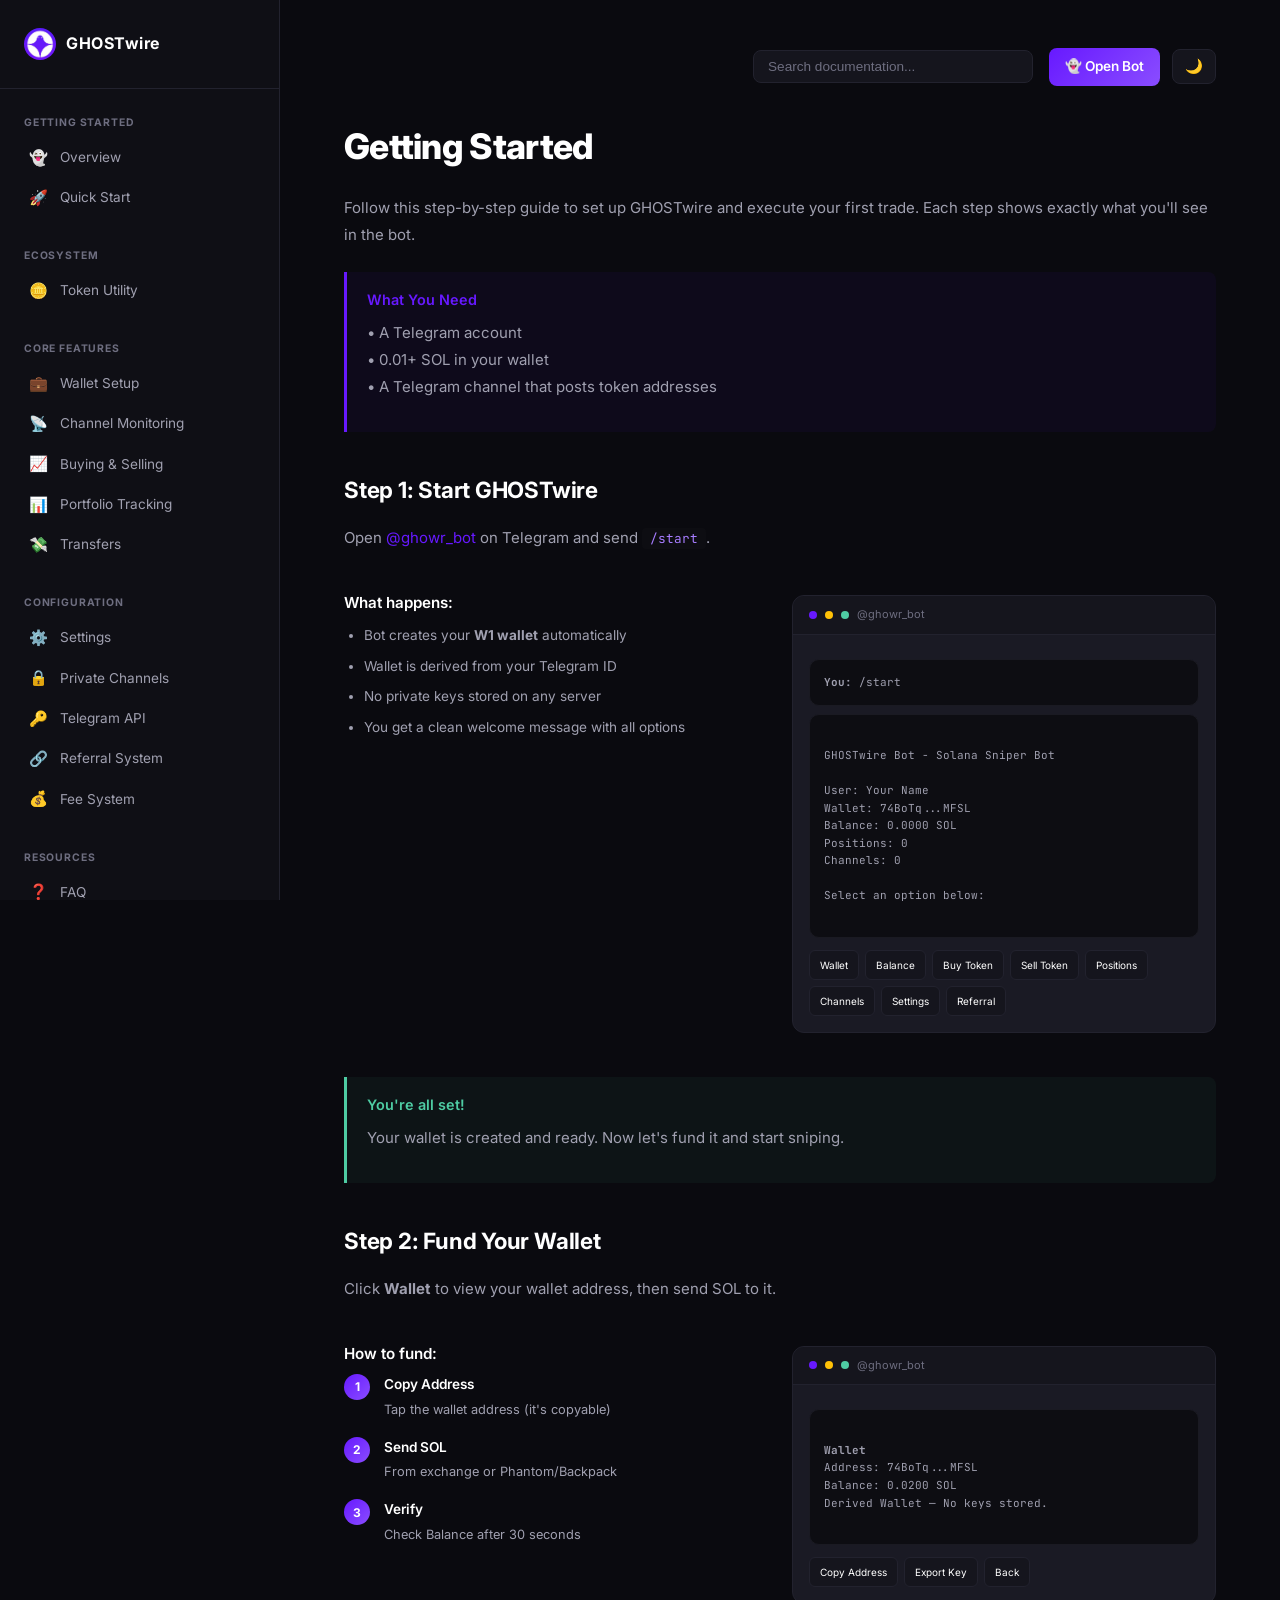
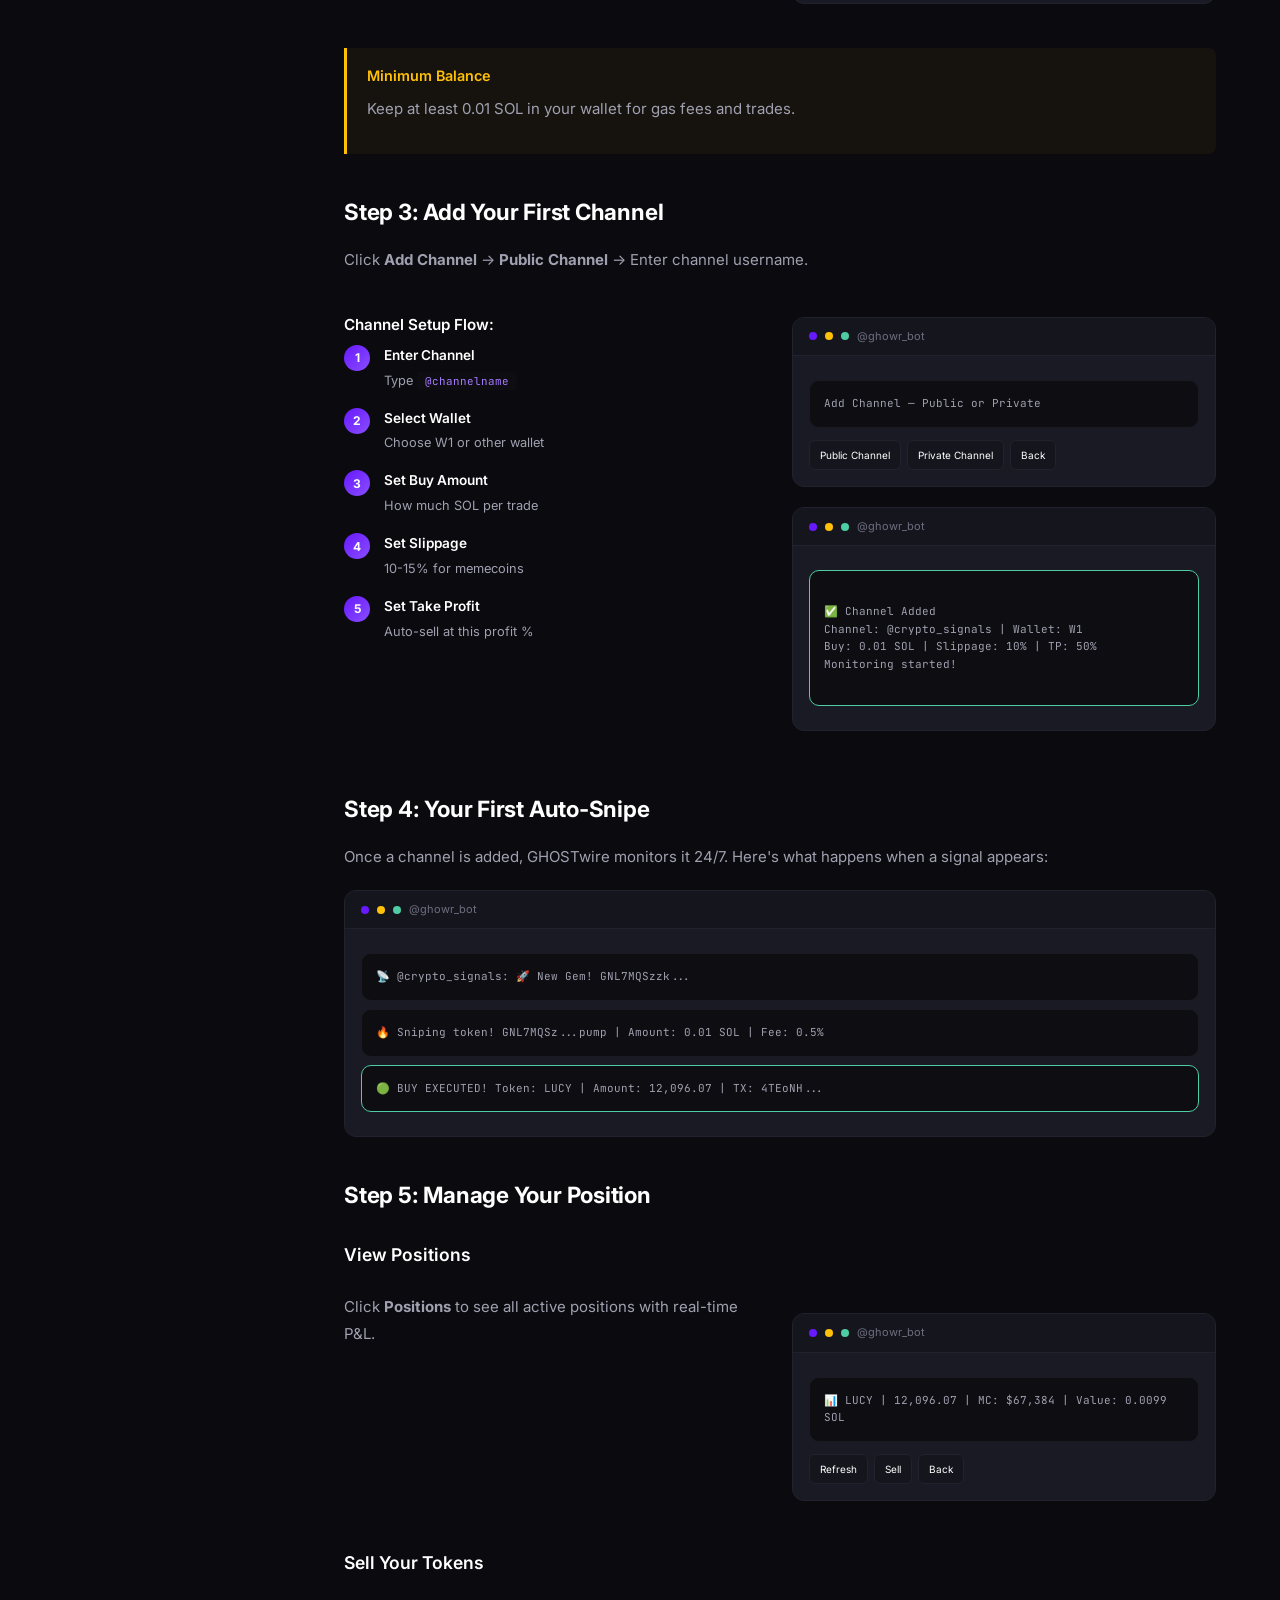
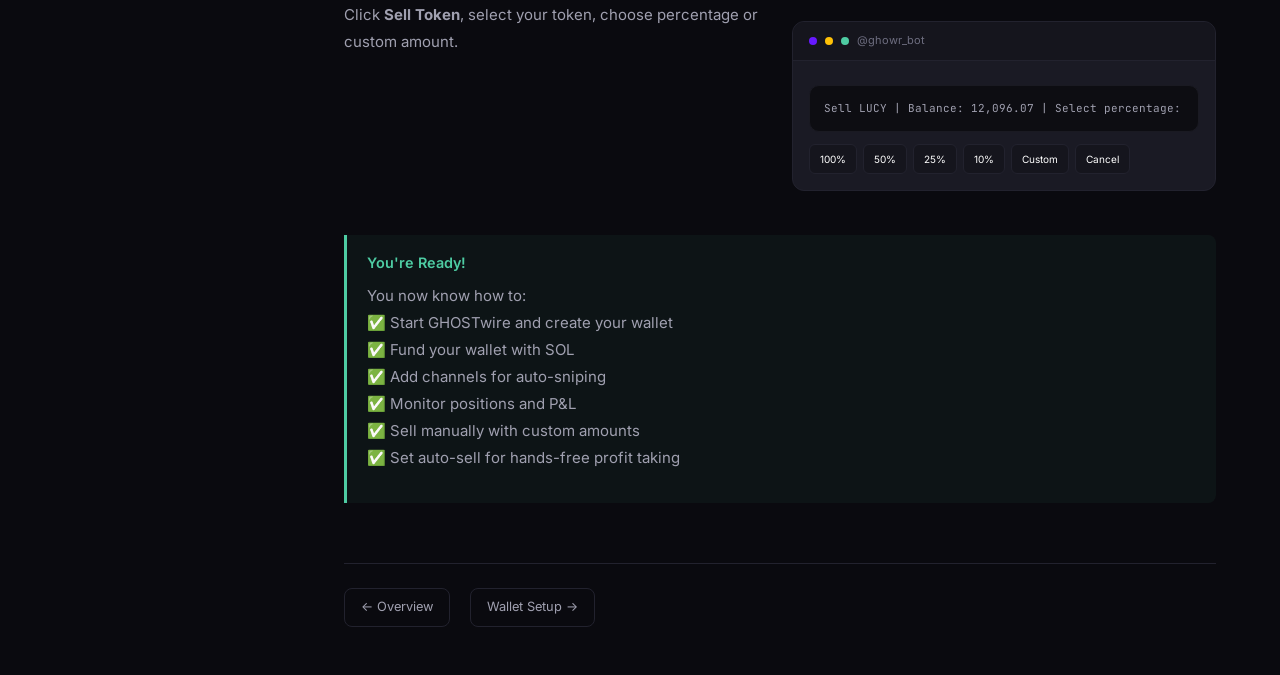
<file: getting-started.html>
<!DOCTYPE html>
<html lang="en" data-theme="dark">
<head>
    <meta charset="UTF-8">
    <meta name="viewport" content="width=device-width, initial-scale=1.0">
    <title>Getting Started - GHOSTwire</title>
    
    <!-- Favicon -->
    <link rel="icon" type="image/png" sizes="32x32" href="/assets/images/logo.png">
    <link rel="icon" type="image/png" sizes="16x16" href="/assets/images/logo.png">
    <link rel="apple-touch-icon" sizes="180x180" href="/assets/images/logo.png">
    
    <link href="https://fonts.googleapis.com/css2?family=Inter:wght@400;500;600;700;800&family=JetBrains+Mono:wght@400;500&display=swap" rel="stylesheet">
    <style>
        * {
            margin: 0;
            padding: 0;
            box-sizing: border-box;
        }

        :root {
            --bg-primary: #0a0a0f;
            --bg-secondary: #0f0f15;
            --bg-tertiary: #15151d;
            --bg-card: #1a1a24;
            --bg-code: #0d0d12;
            --accent-primary: #6719ff;
            --accent-secondary: #8a4dff;
            --accent-gradient: linear-gradient(135deg, #6719ff, #8a4dff);
            --text-primary: #ffffff;
            --text-secondary: #a0a0b0;
            --text-tertiary: #6e6e80;
            --border-primary: #22222e;
            --border-secondary: #1a1a22;
            --success: #4ecca3;
            --warning: #ffc107;
            --danger: #e94560;
            --sidebar-width: 280px;
            --max-content-width: 900px;
            --font-mono: 'JetBrains Mono', 'Fira Code', monospace;
            --font-sans: 'Inter', -apple-system, BlinkMacSystemFont, sans-serif;
        }

        [data-theme="light"] {
            --bg-primary: #ffffff;
            --bg-secondary: #f8f8fa;
            --bg-tertiary: #f0f0f2;
            --bg-card: #ffffff;
            --bg-code: #f5f5f7;
            --text-primary: #1a1a2e;
            --text-secondary: #5a5a6e;
            --text-tertiary: #8a8a9e;
            --border-primary: #e0e0e8;
            --border-secondary: #ececf0;
        }

        html, body {
            overflow-x: hidden;
            width: 100%;
        }

        body {
            font-family: var(--font-sans);
            background: var(--bg-primary);
            color: var(--text-primary);
            line-height: 1.6;
            font-size: 15px;
        }

        .page-wrapper {
            display: flex;
            min-height: 100vh;
            width: 100%;
            position: relative;
            justify-content: center;
        }

        /* Sidebar */
        .sidebar {
            width: var(--sidebar-width);
            min-width: var(--sidebar-width);
            background: var(--bg-secondary);
            border-right: 1px solid var(--border-primary);
            position: fixed;
            top: 0;
            left: 0;
            bottom: 0;
            overflow-y: auto;
            z-index: 1000;
            transition: transform 0.3s ease;
            display: flex;
            flex-direction: column;
        }

        .sidebar-header {
            padding: 28px 24px;
            border-bottom: 1px solid var(--border-primary);
        }

        .logo {
            display: flex;
            align-items: center;
            gap: 10px;
            text-decoration: none;
        }

        .logo-icon {
            width: 32px;
            height: 32px;
            background: linear-gradient(135deg, #6719ff, #8a4dff);
            border-radius: 50%;
            display: flex;
            align-items: center;
            justify-content: center;
            font-size: 18px;
        }

        .logo-text {
            font-weight: 700;
            font-size: 1rem;
            letter-spacing: 0.5px;
            color: var(--text-primary);
        }

        .sidebar-nav {
            flex: 1;
            padding: 20px 0;
        }

        .sidebar-section {
            margin-bottom: 24px;
        }

        .sidebar-section-title {
            padding: 6px 24px;
            font-size: 0.65rem;
            text-transform: uppercase;
            letter-spacing: 0.08em;
            color: var(--text-tertiary);
            font-weight: 700;
        }

        .sidebar-link {
            display: flex;
            align-items: center;
            gap: 10px;
            padding: 8px 24px;
            color: var(--text-secondary);
            transition: all 0.2s;
            font-size: 0.85rem;
            text-decoration: none;
            border-left: 2px solid transparent;
        }

        .sidebar-link:hover {
            color: var(--text-primary);
            background: var(--bg-tertiary);
        }

        .sidebar-link.active {
            color: var(--accent-primary);
            background: rgba(103, 25, 255, 0.06);
            border-left-color: var(--accent-primary);
        }

        .sidebar-link .icon {
            font-size: 0.95rem;
            width: 24px;
            text-align: center;
        }

        .sidebar-footer {
            padding: 20px 24px;
            border-top: 1px solid var(--border-primary);
            font-size: 0.7rem;
            color: var(--text-tertiary);
            text-align: center;
        }

        .sidebar-footer a {
            color: var(--text-tertiary);
            text-decoration: none;
        }

        .sidebar-footer a:hover {
            color: var(--accent-primary);
        }

        /* Main Content - Centered */
        .main-content {
            flex: 1;
            margin-left: var(--sidebar-width);
            padding: 48px 64px;
            min-height: 100vh;
            background: var(--bg-primary);
            display: flex;
            justify-content: center;
        }

        .content-container {
            max-width: var(--max-content-width);
            width: 100%;
        }

        h1 {
            font-size: 2.2rem;
            font-weight: 800;
            margin-bottom: 20px;
            letter-spacing: -0.02em;
            color: var(--text-primary);
        }

        h2 {
            font-size: 1.4rem;
            font-weight: 700;
            margin-top: 40px;
            margin-bottom: 16px;
            color: var(--text-primary);
            letter-spacing: -0.01em;
        }

        h3 {
            font-size: 1.1rem;
            font-weight: 600;
            margin-top: 28px;
            margin-bottom: 12px;
            color: var(--text-primary);
        }

        h4 {
            font-size: 0.95rem;
            font-weight: 600;
            margin-top: 16px;
            margin-bottom: 8px;
            color: var(--text-primary);
        }

        p {
            margin-bottom: 16px;
            color: var(--text-secondary);
            line-height: 1.8;
        }

        a {
            color: var(--accent-primary);
            text-decoration: none;
        }

        a:hover {
            text-decoration: underline;
        }

        code {
            font-family: var(--font-mono);
            font-size: 0.85em;
            background: var(--bg-code);
            padding: 2px 8px;
            border-radius: 4px;
            color: #a67cff;
        }

        /* Top Navigation */
        .top-nav {
            display: flex;
            justify-content: flex-end;
            align-items: center;
            padding: 0 0 32px 0;
            gap: 16px;
            flex-wrap: wrap;
        }

        .search-wrapper {
            position: relative;
            flex: 1;
            max-width: 280px;
            min-width: 160px;
        }

        .search-box {
            background: var(--bg-tertiary);
            border: 1px solid var(--border-primary);
            border-radius: 8px;
            padding: 8px 14px;
            color: var(--text-primary);
            font-size: 0.85rem;
            width: 100%;
            transition: all 0.2s;
        }

        .search-box:focus {
            outline: none;
            border-color: var(--accent-primary);
        }

        .search-box::placeholder {
            color: var(--text-tertiary);
        }

        .search-results-dropdown {
            position: absolute;
            top: 100%;
            left: 0;
            right: 0;
            background: var(--bg-card);
            border: 1px solid var(--border-primary);
            border-radius: 8px;
            margin-top: 4px;
            max-height: 300px;
            overflow-y: auto;
            z-index: 500;
            display: none;
            box-shadow: 0 10px 30px rgba(0,0,0,0.3);
        }

        .search-results-dropdown a {
            display: block;
            padding: 10px 14px;
            color: var(--text-secondary);
            text-decoration: none;
            font-size: 0.85rem;
            border-bottom: 1px solid var(--border-secondary);
            transition: all 0.2s;
        }

        .search-results-dropdown a:last-child {
            border-bottom: none;
        }

        .search-results-dropdown a:hover {
            background: var(--bg-tertiary);
            color: var(--text-primary);
            text-decoration: none;
        }

        .top-nav-actions {
            display: flex;
            align-items: center;
            gap: 12px;
        }

        .theme-toggle {
            background: var(--bg-tertiary);
            border: 1px solid var(--border-primary);
            color: var(--text-primary);
            padding: 8px 12px;
            border-radius: 8px;
            cursor: pointer;
            font-size: 0.9rem;
            white-space: nowrap;
        }

        .open-bot-btn {
            padding: 8px 16px;
            background: var(--accent-gradient);
            color: white;
            border-radius: 8px;
            text-decoration: none;
            font-weight: 600;
            font-size: 0.85rem;
            border: none;
            white-space: nowrap;
        }

        .open-bot-btn:hover {
            opacity: 0.9;
            text-decoration: none;
        }

        /* Bot Preview */
        .bot-preview {
            background: var(--bg-card);
            border: 1px solid var(--border-primary);
            border-radius: 12px;
            overflow: hidden;
            margin: 20px 0;
        }

        .bot-preview-header {
            background: var(--bg-tertiary);
            padding: 10px 16px;
            display: flex;
            align-items: center;
            gap: 8px;
            font-size: 11px;
            color: var(--text-tertiary);
            border-bottom: 1px solid var(--border-primary);
        }

        .bot-preview-header .dot {
            width: 8px;
            height: 8px;
            border-radius: 50%;
        }
        .dot-red { background: #6719ff; }
        .dot-yellow { background: #ffc107; }
        .dot-green { background: #4ecca3; }

        .bot-preview-body {
            padding: 16px;
        }

        .bot-message {
            background: var(--bg-code);
            border-radius: 10px;
            padding: 14px;
            margin: 8px 0;
            color: var(--text-secondary);
            font-family: var(--font-mono);
            font-size: 11px;
            white-space: pre-wrap;
            word-break: break-word;
            border: 1px solid var(--border-secondary);
        }

        .bot-message.success {
            border-color: #4ecca3;
        }

        .bot-buttons {
            display: flex;
            flex-wrap: wrap;
            gap: 6px;
            margin-top: 12px;
        }

        .bot-button {
            background: var(--bg-tertiary);
            border: 1px solid var(--border-primary);
            color: var(--text-primary);
            padding: 6px 10px;
            border-radius: 6px;
            font-size: 10px;
            cursor: default;
            transition: all 0.2s;
        }

        .bot-button:hover {
            border-color: var(--accent-primary);
        }

        .step-with-preview {
            display: grid;
            grid-template-columns: 1fr 1fr;
            gap: 24px;
            margin: 24px 0;
        }

        .step-with-preview > div {
            min-width: 0;
        }

        .steps {
            counter-reset: step;
            list-style: none;
            padding: 0;
        }

        .step {
            counter-increment: step;
            position: relative;
            padding-left: 40px;
            margin-bottom: 16px;
        }

        .step::before {
            content: counter(step);
            position: absolute;
            left: 0;
            top: 0;
            width: 26px;
            height: 26px;
            background: var(--accent-gradient);
            border-radius: 50%;
            display: flex;
            align-items: center;
            justify-content: center;
            font-weight: 700;
            font-size: 0.75rem;
            color: white;
        }

        .step-title {
            font-weight: 600;
            font-size: 0.85rem;
            margin-bottom: 2px;
        }

        .step p {
            font-size: 0.8rem;
            margin-bottom: 0;
        }

        .card-grid {
            display: grid;
            grid-template-columns: repeat(auto-fill, minmax(220px, 1fr));
            gap: 16px;
            margin: 32px 0;
        }

        .card {
            background: var(--bg-card);
            border: 1px solid var(--border-primary);
            border-radius: 10px;
            padding: 20px;
            transition: all 0.2s;
        }

        .card:hover {
            border-color: var(--accent-primary);
            transform: translateY(-2px);
        }

        .card-icon { font-size: 1.5rem; margin-bottom: 10px; }
        .card-title { font-weight: 600; margin-bottom: 6px; font-size: 0.9rem; }
        .card-desc { color: var(--text-secondary); font-size: 0.8rem; line-height: 1.5; }

        .callout {
            border-left: 3px solid;
            border-radius: 0 8px 8px 0;
            padding: 16px 20px;
            margin: 24px 0;
            background: var(--bg-card);
        }

        .callout-info { border-color: #6719ff; background: rgba(103, 25, 255, 0.05); }
        .callout-warning { border-color: #ffc107; background: rgba(255, 193, 7, 0.05); }
        .callout-success { border-color: #4ecca3; background: rgba(78, 204, 163, 0.05); }

        .callout-title { font-weight: 600; margin-bottom: 8px; font-size: 0.9rem; }
        .callout-info .callout-title { color: #6719ff; }
        .callout-warning .callout-title { color: #ffc107; }
        .callout-success .callout-title { color: #4ecca3; }

        ul {
            color: var(--text-secondary);
            padding-left: 20px;
            margin-bottom: 16px;
            line-height: 1.8;
        }

        li {
            margin-bottom: 6px;
            font-size: 0.85rem;
        }

        .page-footer {
            margin-top: 60px;
            padding-top: 24px;
            border-top: 1px solid var(--border-primary);
            display: flex;
            justify-content: space-between;
            flex-wrap: wrap;
            gap: 16px;
        }

        .footer-nav {
            display: flex;
            gap: 20px;
            flex-wrap: wrap;
        }

        .footer-nav a {
            display: flex;
            align-items: center;
            gap: 8px;
            padding: 8px 16px;
            border: 1px solid var(--border-primary);
            border-radius: 8px;
            transition: all 0.2s;
            text-decoration: none;
            color: var(--text-secondary);
            font-size: 0.8rem;
        }

        .footer-nav a:hover {
            border-color: var(--accent-primary);
            color: var(--accent-primary);
            text-decoration: none;
        }

        /* Sidebar Overlay */
        .sidebar-overlay {
            display: none;
            position: fixed;
            inset: 0;
            background: rgba(0,0,0,0.5);
            z-index: 999;
        }

        .sidebar-overlay.active {
            display: block;
        }

        /* Mobile Menu Button */
        .mobile-menu-btn {
            display: none;
            position: fixed;
            top: 16px;
            left: 16px;
            z-index: 1100;
            background: var(--bg-card);
            border: 1px solid var(--border-primary);
            color: var(--text-primary);
            padding: 10px 14px;
            border-radius: 8px;
            cursor: pointer;
            font-size: 1.2rem;
            width: 44px;
            height: 44px;
            display: flex;
            align-items: center;
            justify-content: center;
        }

        /* Responsive */
        @media (max-width: 1024px) {
            .sidebar {
                transform: translateX(-100%);
            }
            .sidebar.open {
                transform: translateX(0);
            }
            .main-content {
                margin-left: 0 !important;
                padding: 20px !important;
            }
            .mobile-menu-btn {
                display: flex !important;
            }
            .sidebar-overlay.active {
                display: block;
            }
            .top-nav {
                padding-left: 60px !important;
                padding-top: 8px !important;
            }
        }

        @media (max-width: 768px) {
            .main-content {
                padding: 16px !important;
            }
            .top-nav {
                flex-direction: column;
                align-items: stretch;
                padding-left: 60px !important;
                padding-top: 8px !important;
                gap: 10px;
            }
            .search-wrapper {
                max-width: 100%;
                width: 100%;
                order: 1;
            }
            .top-nav-actions {
                order: 2;
                justify-content: flex-end;
            }
            .step-with-preview {
                grid-template-columns: 1fr;
            }
            .step-with-preview > div {
                min-width: 100%;
            }
            .card-grid {
                grid-template-columns: 1fr;
            }
            .card {
                min-width: 100%;
            }
            .footer-nav {
                flex-direction: column;
                width: 100%;
            }
            .footer-nav a {
                justify-content: center;
            }
        }

        @media (max-width: 480px) {
            .main-content {
                padding: 12px !important;
            }
            .top-nav {
                padding-left: 56px !important;
                padding-top: 6px !important;
                gap: 8px;
            }
            .mobile-menu-btn {
                top: 12px;
                left: 12px;
                width: 40px;
                height: 40px;
            }
        }

        @media (min-width: 1025px) {
            .mobile-menu-btn {
                display: none !important;
            }
            .top-nav {
                padding-left: 0 !important;
            }
        }
    </style>
</head>
<body>
    <div class="sidebar-overlay" id="sidebar-overlay"></div>
    
    <div class="page-wrapper">
        <button class="mobile-menu-btn" id="mobile-menu-btn" aria-label="Toggle menu">☰</button>
        
        <aside class="sidebar" id="sidebar">
            <div class="sidebar-header">
                <a href="/" class="logo">
                    <div class="logo-icon" style="background-image: url('assets/images/logo.png'); background-size: cover; background-position: center; width: 32px; height: 32px; border-radius: 50%;"></div>
                    <span class="logo-text">GHOSTwire</span>
                </a>
            </div>
            <nav class="sidebar-nav">
    <div class="sidebar-section">
        <div class="sidebar-section-title">Getting Started</div>
        <a href="/" class="sidebar-link"><span class="icon">👻</span> Overview</a>
        <a href="/getting-started" class="sidebar-link"><span class="icon">🚀</span> Quick Start</a>
    </div>
    <div class="sidebar-section">
        <div class="sidebar-section-title">Ecosystem</div>
        <a href="/token-utility" class="sidebar-link"><span class="icon">🪙</span> Token Utility</a>
    </div>
    <div class="sidebar-section">
        <div class="sidebar-section-title">Core Features</div>
        <a href="/wallet" class="sidebar-link"><span class="icon">💼</span> Wallet Setup</a>
        <a href="/channels" class="sidebar-link"><span class="icon">📡</span> Channel Monitoring</a>
        <a href="/trading" class="sidebar-link"><span class="icon">📈</span> Buying & Selling</a>
        <a href="/portfolio" class="sidebar-link"><span class="icon">📊</span> Portfolio Tracking</a>
        <a href="/transfers" class="sidebar-link"><span class="icon">💸</span> Transfers</a>
    </div>
    <div class="sidebar-section">
        <div class="sidebar-section-title">Configuration</div>
        <a href="/settings" class="sidebar-link"><span class="icon">⚙️</span> Settings</a>
        <a href="/private-channels" class="sidebar-link"><span class="icon">🔒</span> Private Channels</a>
        <a href="/api" class="sidebar-link"><span class="icon">🔑</span> Telegram API</a>
        <a href="/referrals" class="sidebar-link"><span class="icon">🔗</span> Referral System</a>
        <a href="/fees" class="sidebar-link"><span class="icon">💰</span> Fee System</a>
    </div>
    <div class="sidebar-section">
        <div class="sidebar-section-title">Resources</div>
        <a href="/faq" class="sidebar-link"><span class="icon">❓</span> FAQ</a>
        <a href="/commands" class="sidebar-link"><span class="icon">⌨️</span> Commands</a>
    </div>
</nav>
            <div class="sidebar-footer">
                <p>© 2026 GHOSTwire</p>
                <p><a href="https://t.me/ghowr_bot" target="_blank">@ghowr_bot</a></p>
                <p style="margin-top: 4px;"><a href="https://www.ghostwirebot.tech/" target="_blank" style="color: var(--accent-primary);">🌐 ghostwirebot.tech</a></p>
            </div>
        </aside>
        
        <main class="main-content">
            <div class="content-container">
                <div class="top-nav">
                    <div class="search-wrapper">
                        <input type="text" class="search-box" id="search-box" placeholder="Search documentation...">
                        <div class="search-results-dropdown" id="search-results"></div>
                    </div>
                    <div class="top-nav-actions">
                        <a href="https://t.me/ghowr_bot" target="_blank" class="open-bot-btn">👻 Open Bot</a>
                        <button class="theme-toggle" id="theme-toggle" aria-label="Toggle theme">🌙</button>
                    </div>
                </div>

                <h1>Getting Started</h1>
                <p>Follow this step-by-step guide to set up GHOSTwire and execute your first trade. Each step shows exactly what you'll see in the bot.</p>

                <div class="callout callout-info">
                    <div class="callout-title">What You Need</div>
                    <p>• A Telegram account<br>• 0.01+ SOL in your wallet<br>• A Telegram channel that posts token addresses</p>
                </div>

                <h2>Step 1: Start GHOSTwire</h2>
                <p>Open <a href="https://t.me/ghowr_bot" target="_blank">@ghowr_bot</a> on Telegram and send <code>/start</code>.</p>

                <div class="step-with-preview">
                    <div>
                        <h4>What happens:</h4>
                        <ul>
                            <li>Bot creates your <strong>W1 wallet</strong> automatically</li>
                            <li>Wallet is derived from your Telegram ID</li>
                            <li>No private keys stored on any server</li>
                            <li>You get a clean welcome message with all options</li>
                        </ul>
                    </div>
                    <div class="bot-preview">
                        <div class="bot-preview-header">
                            <span class="dot dot-red"></span><span class="dot dot-yellow"></span><span class="dot dot-green"></span>
                            <span>@ghowr_bot</span>
                        </div>
                        <div class="bot-preview-body">
                            <div class="bot-message"><b>You:</b> /start</div>
                            <div class="bot-message">
GHOSTwire Bot - Solana Sniper Bot

User: Your Name
Wallet: 74BoTq...MFSL
Balance: 0.0000 SOL
Positions: 0
Channels: 0

Select an option below:
                            </div>
                            <div class="bot-buttons">
                                <div class="bot-button">Wallet</div><div class="bot-button">Balance</div>
                                <div class="bot-button">Buy Token</div><div class="bot-button">Sell Token</div>
                                <div class="bot-button">Positions</div><div class="bot-button">Channels</div>
                                <div class="bot-button">Settings</div><div class="bot-button">Referral</div>
                            </div>
                        </div>
                    </div>
                </div>

                <div class="callout callout-success">
                    <div class="callout-title">You're all set!</div>
                    <p>Your wallet is created and ready. Now let's fund it and start sniping.</p>
                </div>

                <h2>Step 2: Fund Your Wallet</h2>
                <p>Click <strong>Wallet</strong> to view your wallet address, then send SOL to it.</p>

                <div class="step-with-preview">
                    <div>
                        <h4>How to fund:</h4>
                        <div class="steps">
                            <div class="step">
                                <div class="step-title">Copy Address</div>
                                <p>Tap the wallet address (it's copyable)</p>
                            </div>
                            <div class="step">
                                <div class="step-title">Send SOL</div>
                                <p>From exchange or Phantom/Backpack</p>
                            </div>
                            <div class="step">
                                <div class="step-title">Verify</div>
                                <p>Check Balance after 30 seconds</p>
                            </div>
                        </div>
                    </div>
                    <div class="bot-preview">
                        <div class="bot-preview-header">
                            <span class="dot dot-red"></span><span class="dot dot-yellow"></span><span class="dot dot-green"></span>
                            <span>@ghowr_bot</span>
                        </div>
                        <div class="bot-preview-body">
                            <div class="bot-message">
<b>Wallet</b>
Address: 74BoTq...MFSL
Balance: 0.0200 SOL
Derived Wallet — No keys stored.
                            </div>
                            <div class="bot-buttons">
                                <div class="bot-button">Copy Address</div>
                                <div class="bot-button">Export Key</div>
                                <div class="bot-button">Back</div>
                            </div>
                        </div>
                    </div>
                </div>

                <div class="callout callout-warning">
                    <div class="callout-title">Minimum Balance</div>
                    <p>Keep at least 0.01 SOL in your wallet for gas fees and trades.</p>
                </div>

                <h2>Step 3: Add Your First Channel</h2>
                <p>Click <strong>Add Channel</strong> → <strong>Public Channel</strong> → Enter channel username.</p>

                <div class="step-with-preview">
                    <div>
                        <h4>Channel Setup Flow:</h4>
                        <div class="steps">
                            <div class="step"><div class="step-title">Enter Channel</div><p>Type <code>@channelname</code></p></div>
                            <div class="step"><div class="step-title">Select Wallet</div><p>Choose W1 or other wallet</p></div>
                            <div class="step"><div class="step-title">Set Buy Amount</div><p>How much SOL per trade</p></div>
                            <div class="step"><div class="step-title">Set Slippage</div><p>10-15% for memecoins</p></div>
                            <div class="step"><div class="step-title">Set Take Profit</div><p>Auto-sell at this profit %</p></div>
                        </div>
                    </div>
                    <div>
                        <div class="bot-preview" style="margin-bottom:16px;">
                            <div class="bot-preview-header">
                                <span class="dot dot-red"></span><span class="dot dot-yellow"></span><span class="dot dot-green"></span>
                                <span>@ghowr_bot</span>
                            </div>
                            <div class="bot-preview-body">
                                <div class="bot-message">Add Channel — Public or Private</div>
                                <div class="bot-buttons">
                                    <div class="bot-button">Public Channel</div>
                                    <div class="bot-button">Private Channel</div>
                                    <div class="bot-button">Back</div>
                                </div>
                            </div>
                        </div>
                        <div class="bot-preview">
                            <div class="bot-preview-header">
                                <span class="dot dot-red"></span><span class="dot dot-yellow"></span><span class="dot dot-green"></span>
                                <span>@ghowr_bot</span>
                            </div>
                            <div class="bot-preview-body">
                                <div class="bot-message success">
✅ Channel Added
Channel: @crypto_signals | Wallet: W1
Buy: 0.01 SOL | Slippage: 10% | TP: 50%
Monitoring started!
                                </div>
                            </div>
                        </div>
                    </div>
                </div>

                <h2>Step 4: Your First Auto-Snipe</h2>
                <p>Once a channel is added, GHOSTwire monitors it 24/7. Here's what happens when a signal appears:</p>

                <div class="bot-preview">
                    <div class="bot-preview-header">
                        <span class="dot dot-red"></span><span class="dot dot-yellow"></span><span class="dot dot-green"></span>
                        <span>@ghowr_bot</span>
                    </div>
                    <div class="bot-preview-body">
                        <div class="bot-message">📡 @crypto_signals: 🚀 New Gem! GNL7MQSzzk...</div>
                        <div class="bot-message">🔥 Sniping token! GNL7MQSz...pump | Amount: 0.01 SOL | Fee: 0.5%</div>
                        <div class="bot-message success">🟢 BUY EXECUTED! Token: LUCY | Amount: 12,096.07 | TX: 4TEoNH...</div>
                    </div>
                </div>

                <h2>Step 5: Manage Your Position</h2>
                <h3>View Positions</h3>
                <div class="step-with-preview">
                    <div>
                        <p>Click <strong>Positions</strong> to see all active positions with real-time P&L.</p>
                    </div>
                    <div class="bot-preview">
                        <div class="bot-preview-header">
                            <span class="dot dot-red"></span><span class="dot dot-yellow"></span><span class="dot dot-green"></span>
                            <span>@ghowr_bot</span>
                        </div>
                        <div class="bot-preview-body">
                            <div class="bot-message">📊 LUCY | 12,096.07 | MC: $67,384 | Value: 0.0099 SOL</div>
                            <div class="bot-buttons">
                                <div class="bot-button">Refresh</div><div class="bot-button">Sell</div><div class="bot-button">Back</div>
                            </div>
                        </div>
                    </div>
                </div>

                <h3>Sell Your Tokens</h3>
                <div class="step-with-preview">
                    <div>
                        <p>Click <strong>Sell Token</strong>, select your token, choose percentage or custom amount.</p>
                    </div>
                    <div class="bot-preview">
                        <div class="bot-preview-header">
                            <span class="dot dot-red"></span><span class="dot dot-yellow"></span><span class="dot dot-green"></span>
                            <span>@ghowr_bot</span>
                        </div>
                        <div class="bot-preview-body">
                            <div class="bot-message">Sell LUCY | Balance: 12,096.07 | Select percentage:</div>
                            <div class="bot-buttons">
                                <div class="bot-button">100%</div><div class="bot-button">50%</div>
                                <div class="bot-button">25%</div><div class="bot-button">10%</div>
                                <div class="bot-button">Custom</div><div class="bot-button">Cancel</div>
                            </div>
                        </div>
                    </div>
                </div>

                <div class="callout callout-success">
                    <div class="callout-title">You're Ready!</div>
                    <p>You now know how to:<br>
                    ✅ Start GHOSTwire and create your wallet<br>
                    ✅ Fund your wallet with SOL<br>
                    ✅ Add channels for auto-sniping<br>
                    ✅ Monitor positions and P&L<br>
                    ✅ Sell manually with custom amounts<br>
                    ✅ Set auto-sell for hands-free profit taking</p>
                </div>

                <div class="page-footer">
                    <div class="footer-nav">
                        <a href="/">← Overview</a>
                        <a href="/wallet">Wallet Setup →</a>
                    </div>
                </div>
            </div>
        </main>
    </div>

    <script>
        function initTheme() {
            var savedTheme = localStorage.getItem('theme') || 'dark';
            document.documentElement.setAttribute('data-theme', savedTheme);
            var toggleBtn = document.getElementById('theme-toggle');
            if (toggleBtn) {
                toggleBtn.addEventListener('click', function() {
                    var current = document.documentElement.getAttribute('data-theme');
                    var next = current === 'dark' ? 'light' : 'dark';
                    document.documentElement.setAttribute('data-theme', next);
                    localStorage.setItem('theme', next);
                    toggleBtn.textContent = next === 'dark' ? '🌙' : '☀️';
                });
                toggleBtn.textContent = savedTheme === 'dark' ? '🌙' : '☀️';
            }
        }

        function initSidebar() {
            var sidebar = document.getElementById('sidebar');
            var menuBtn = document.getElementById('mobile-menu-btn');
            var overlay = document.getElementById('sidebar-overlay');
            
            function openSidebar() {
                sidebar.classList.add('open');
                overlay.classList.add('active');
                document.body.style.overflow = 'hidden';
            }
            
            function closeSidebar() {
                sidebar.classList.remove('open');
                overlay.classList.remove('active');
                document.body.style.overflow = '';
            }
            
            if (menuBtn) {
                menuBtn.addEventListener('click', openSidebar);
            }
            
            if (overlay) {
                overlay.addEventListener('click', closeSidebar);
            }
            
            var sidebarLinks = sidebar.querySelectorAll('.sidebar-link');
            sidebarLinks.forEach(function(link) {
                link.addEventListener('click', function() {
                    if (window.innerWidth <= 1024) {
                        closeSidebar();
                    }
                });
            });
            
            window.addEventListener('resize', function() {
                if (window.innerWidth > 1024) {
                    closeSidebar();
                }
            });
        }

        function initSearch() {
            var searchBox = document.getElementById('search-box');
            var searchResults = document.getElementById('search-results');
            if (!searchBox || !searchResults) return;
            
            var searchData = [
                { title: 'Overview', url: '/' },
                { title: 'Quick Start', url: '/getting-started' },
                { title: 'Wallet Setup', url: '/wallet' },
                { title: 'Channel Monitoring', url: '/channels' },
                { title: 'Buying & Selling', url: '/trading' },
                { title: 'Portfolio Tracking', url: '/portfolio' },
                { title: 'Transfers', url: '/transfers' },
                { title: 'Settings', url: '/settings' },
                { title: 'Private Channels', url: '/private-channels' },
                { title: 'Telegram API', url: '/api' },
                { title: 'Referral System', url: '/referrals' },
                { title: 'Fee System', url: '/fees' },
                { title: 'FAQ', url: '/faq' },
                { title: 'Commands', url: '/commands' }
            ];
            
            searchBox.addEventListener('input', function(e) {
                var query = e.target.value.toLowerCase().trim();
                
                if (query.length > 0) {
                    var results = searchData.filter(function(d) {
                        return d.title.toLowerCase().indexOf(query) !== -1;
                    });
                    
                    if (results.length > 0) {
                        var html = '';
                        results.forEach(function(r) {
                            html += '<a href="' + r.url + '">' + r.title + '</a>';
                        });
                        searchResults.innerHTML = html;
                        searchResults.style.display = 'block';
                    } else {
                        searchResults.innerHTML = '<div style="padding:12px;color:var(--text-tertiary);font-size:0.85rem;">No results found</div>';
                        searchResults.style.display = 'block';
                    }
                } else {
                    searchResults.style.display = 'none';
                }
            });
            
            document.addEventListener('click', function(e) {
                if (!searchBox.contains(e.target) && !searchResults.contains(e.target)) {
                    searchResults.style.display = 'none';
                }
            });
            
            document.addEventListener('keydown', function(e) {
                if (e.key === 'Escape') {
                    searchResults.style.display = 'none';
                    searchBox.blur();
                }
            });
            
            searchBox.addEventListener('focus', function() {
                if (searchBox.value.trim().length > 0) {
                    var event = new Event('input');
                    searchBox.dispatchEvent(event);
                }
            });
        }

        document.addEventListener('DOMContentLoaded', function() {
            initTheme();
            initSidebar();
            initSearch();
        });
    </script>
</body>
</html>
</file>
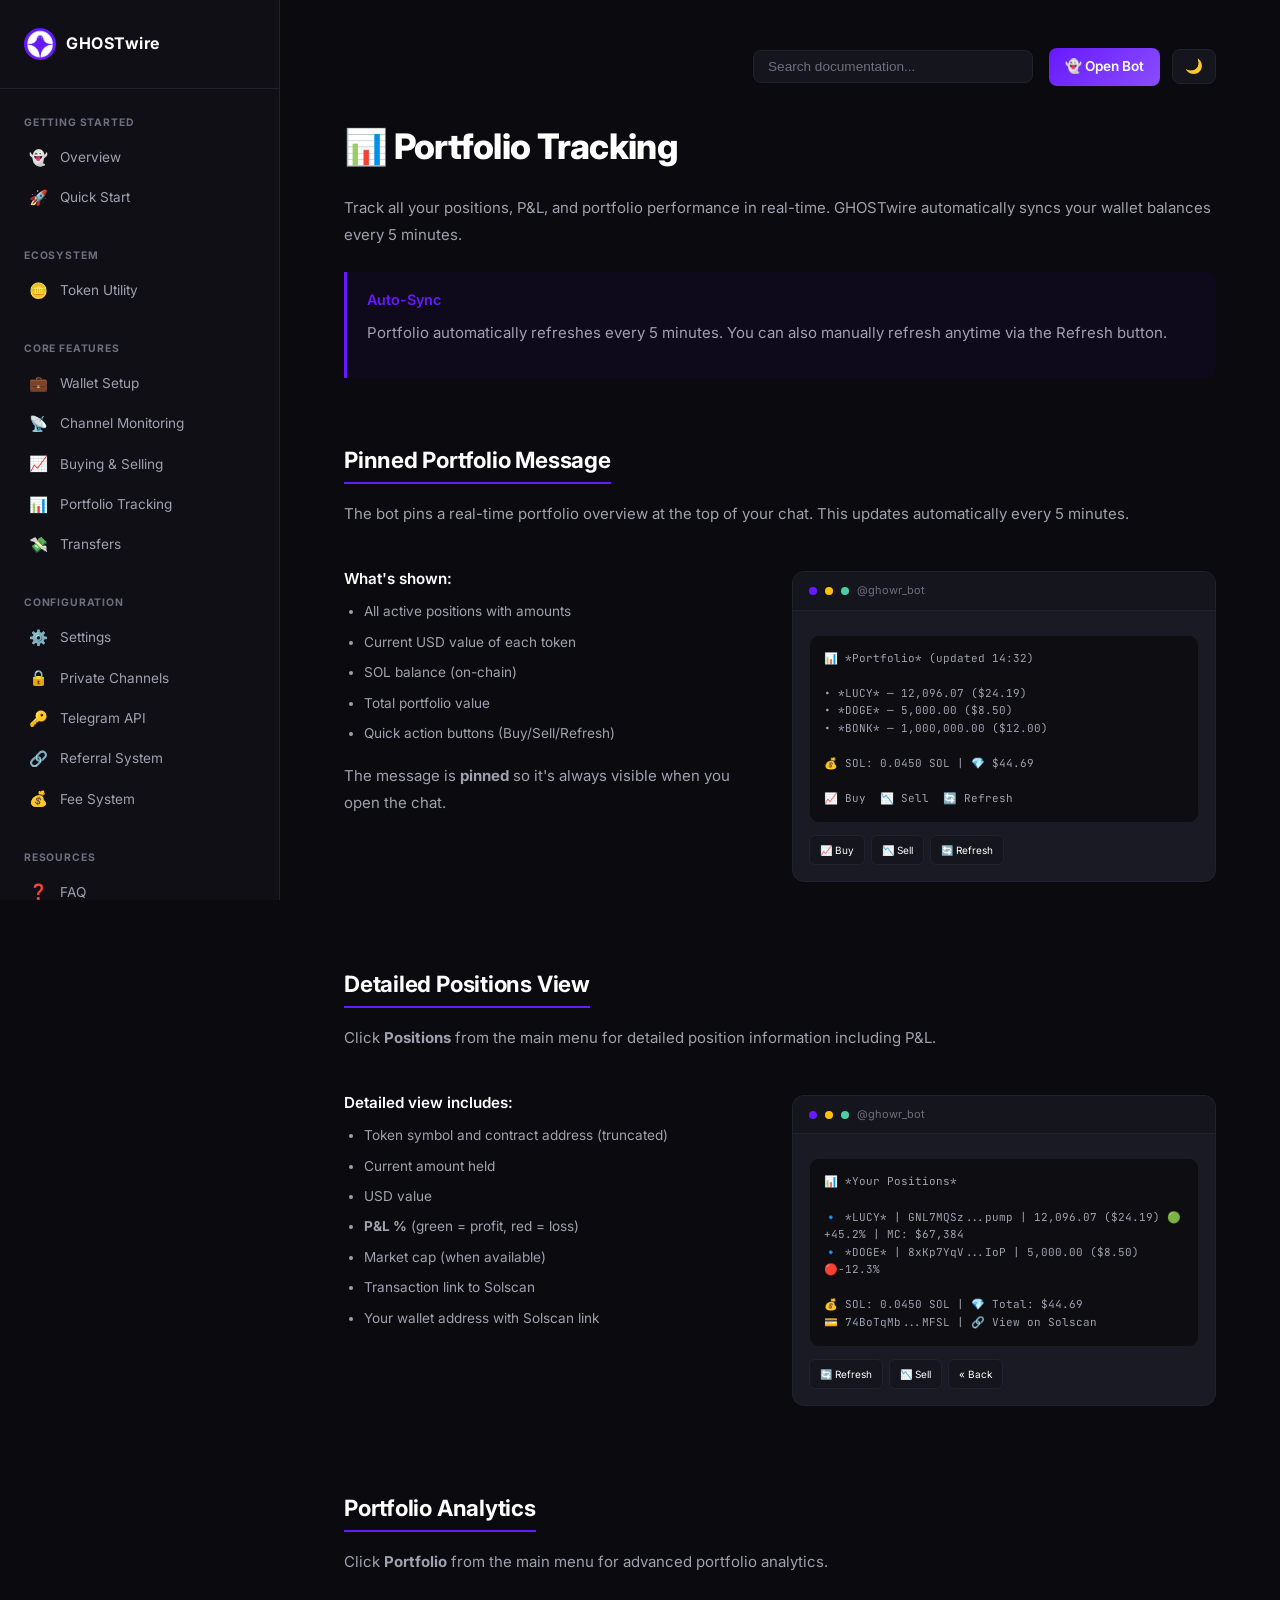
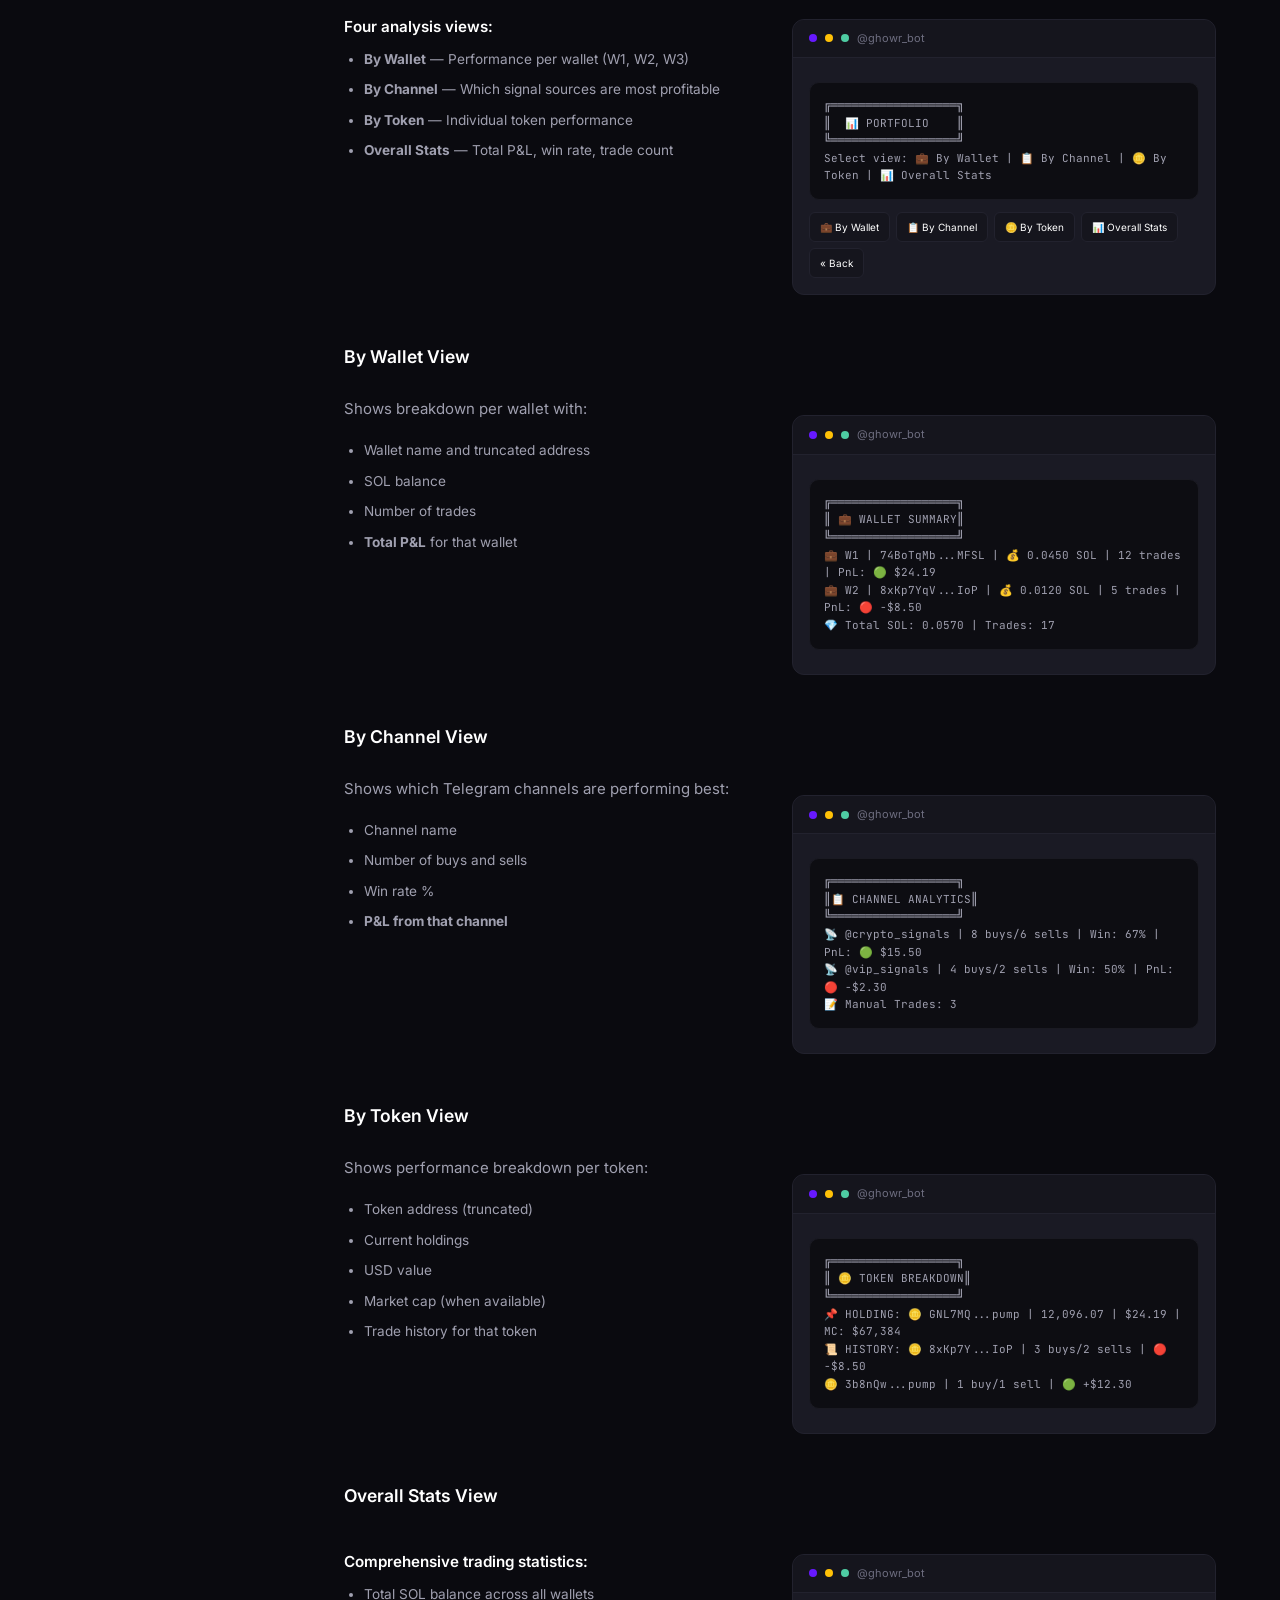
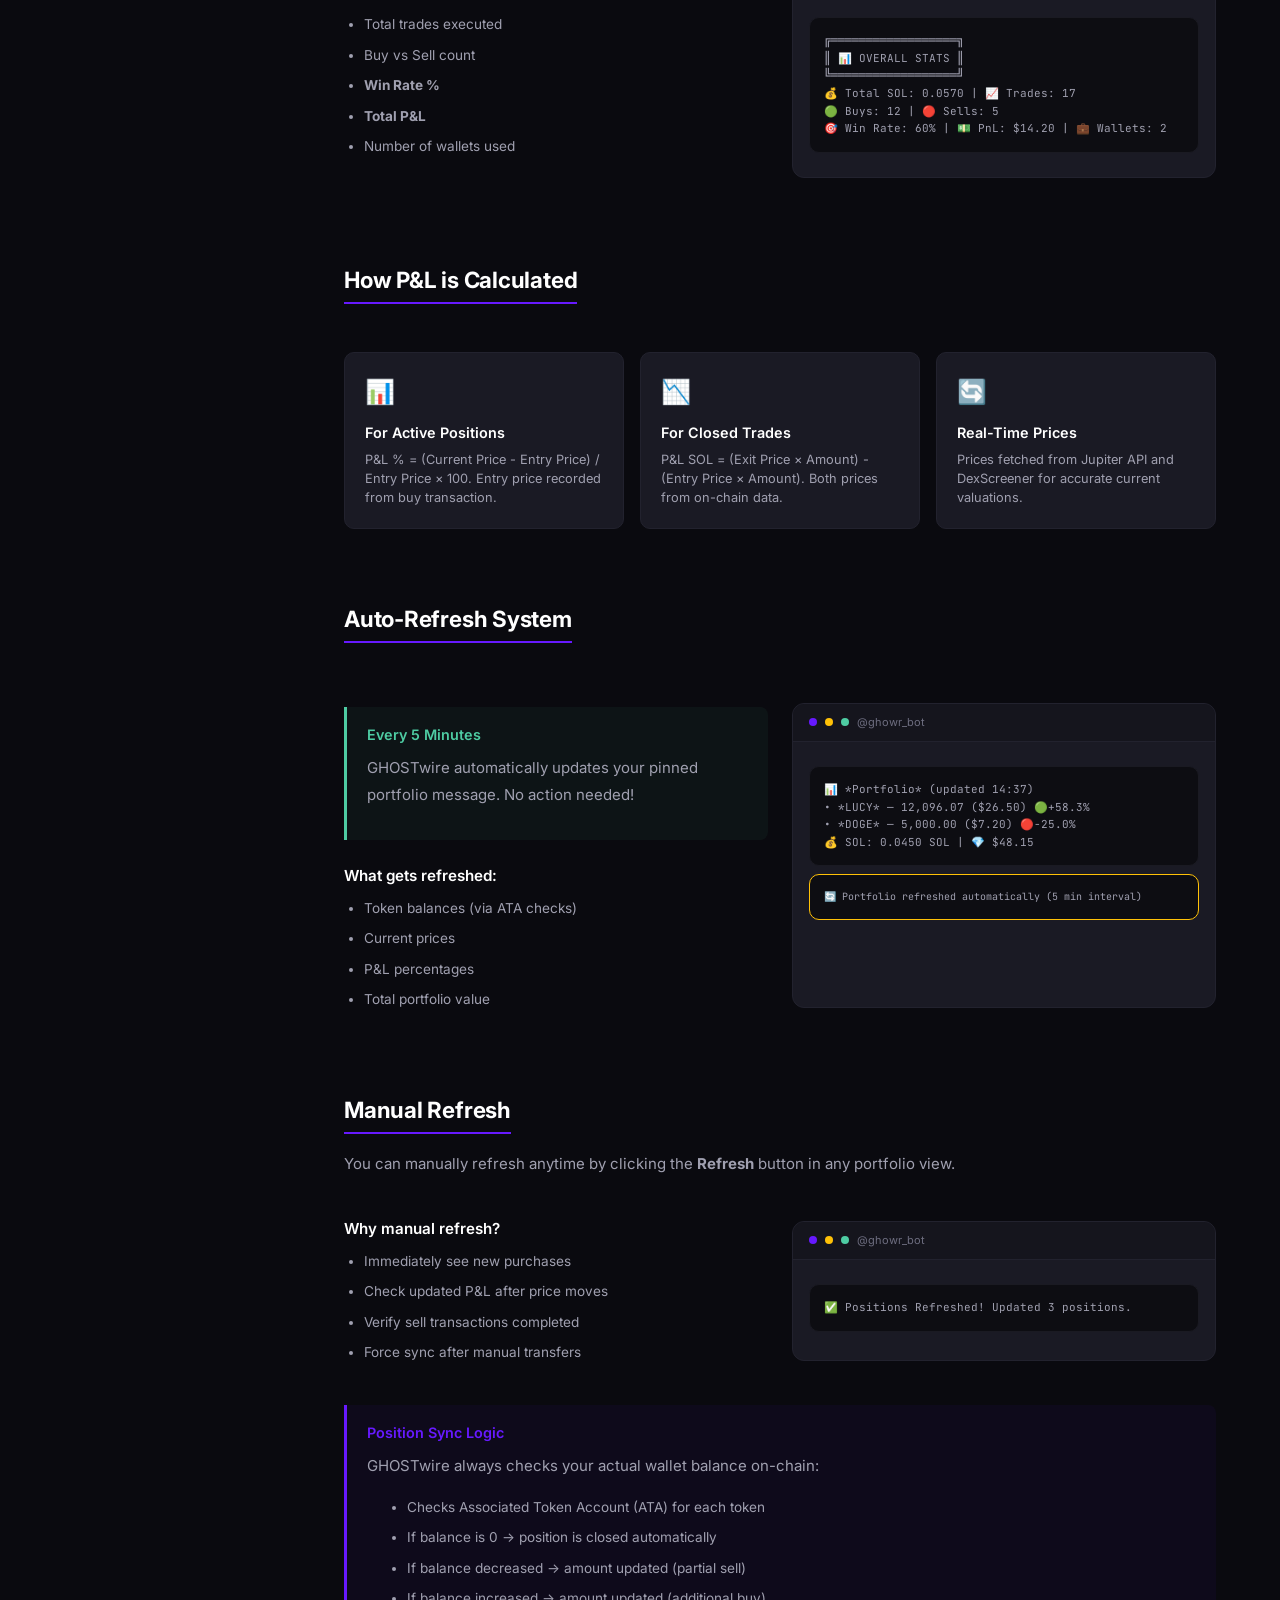
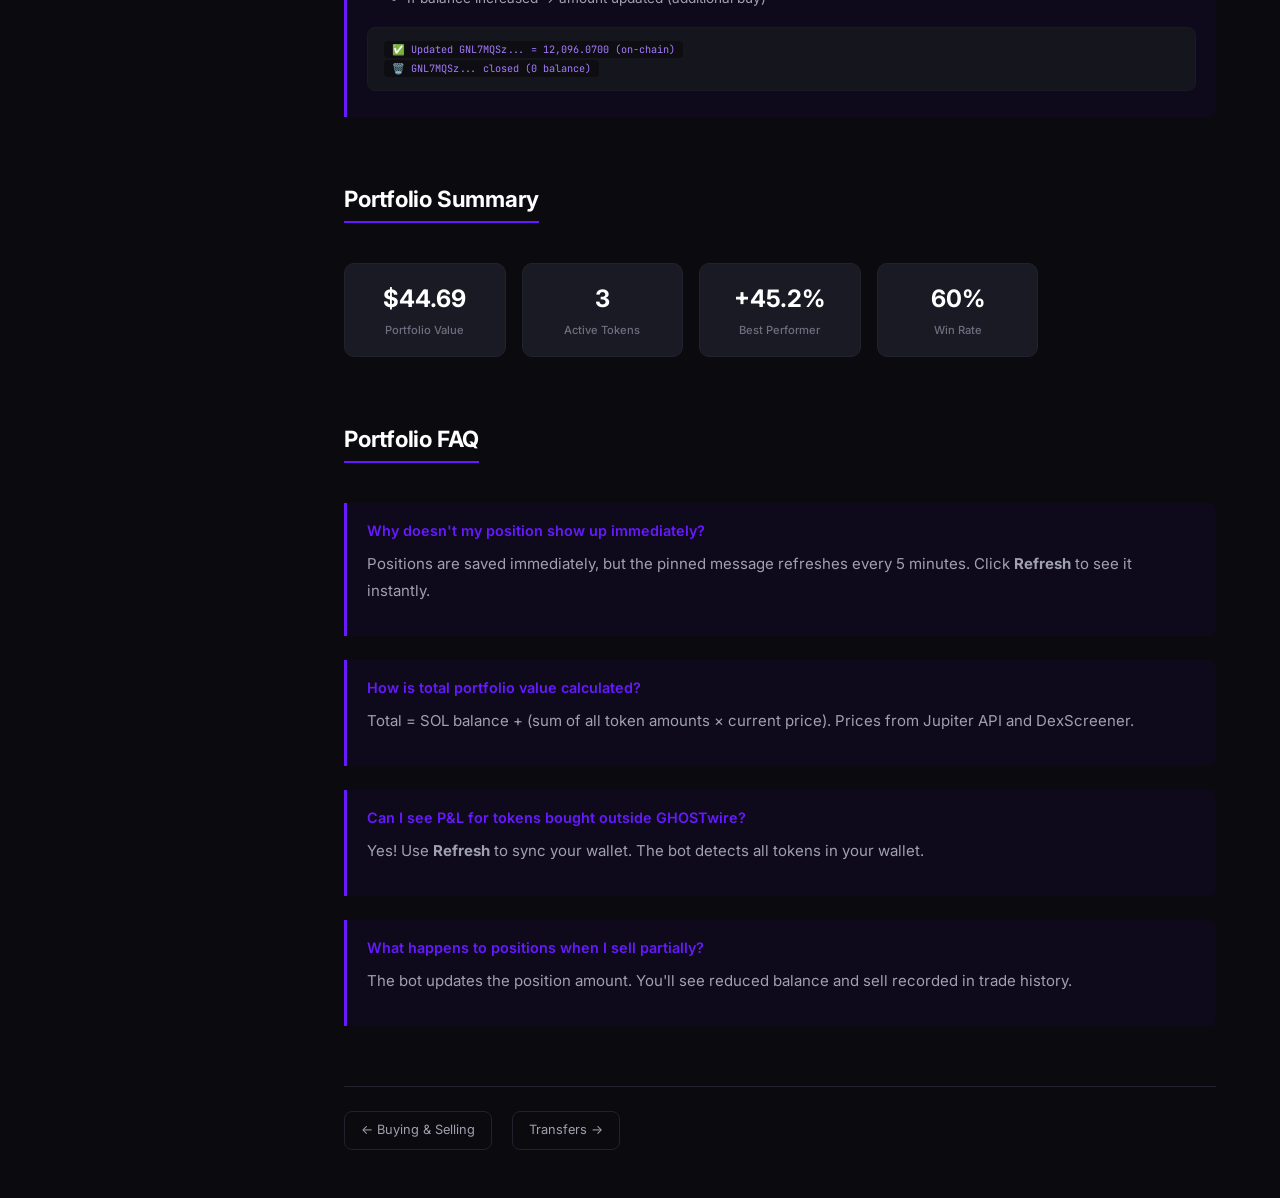
<file: portfolio.html>
<!DOCTYPE html>
<html lang="en" data-theme="dark">
<head>
    <meta charset="UTF-8">
    <meta name="viewport" content="width=device-width, initial-scale=1.0">
    <title>Portfolio Tracking - GHOSTwire</title>
    
    <!-- Favicon -->
    <link rel="icon" type="image/png" sizes="32x32" href="/assets/images/logo.png">
    <link rel="icon" type="image/png" sizes="16x16" href="/assets/images/logo.png">
    <link rel="apple-touch-icon" sizes="180x180" href="/assets/images/logo.png">
    
    <link href="https://fonts.googleapis.com/css2?family=Inter:wght@400;500;600;700;800&family=JetBrains+Mono:wght@400;500&display=swap" rel="stylesheet">
    <style>
        * { margin: 0; padding: 0; box-sizing: border-box; }

        :root {
            --bg-primary: #0a0a0f; --bg-secondary: #0f0f15; --bg-tertiary: #15151d;
            --bg-card: #1a1a24; --bg-code: #0d0d12;
            --accent-primary: #6719ff; --accent-secondary: #8a4dff;
            --accent-gradient: linear-gradient(135deg, #6719ff, #8a4dff);
            --text-primary: #ffffff; --text-secondary: #a0a0b0; --text-tertiary: #6e6e80;
            --border-primary: #22222e; --border-secondary: #1a1a22;
            --success: #4ecca3; --warning: #ffc107; --danger: #e94560;
            --sidebar-width: 280px;
            --max-content-width: 900px;
            --font-mono: 'JetBrains Mono', 'Fira Code', monospace;
            --font-sans: 'Inter', -apple-system, BlinkMacSystemFont, sans-serif;
        }

        [data-theme="light"] {
            --bg-primary: #ffffff; --bg-secondary: #f8f8fa; --bg-tertiary: #f0f0f2;
            --bg-card: #ffffff; --bg-code: #f5f5f7;
            --text-primary: #1a1a2e; --text-secondary: #5a5a6e; --text-tertiary: #8a8a9e;
            --border-primary: #e0e0e8; --border-secondary: #ececf0;
        }

        html, body { overflow-x: hidden; width: 100%; }

        body {
            font-family: var(--font-sans); background: var(--bg-primary);
            color: var(--text-primary); line-height: 1.6; font-size: 15px;
        }

        .page-wrapper { display: flex; min-height: 100vh; width: 100%; position: relative; justify-content: center; }

        /* Sidebar */
        .sidebar {
            width: var(--sidebar-width); min-width: var(--sidebar-width);
            background: var(--bg-secondary); border-right: 1px solid var(--border-primary);
            position: fixed; top: 0; left: 0; bottom: 0; overflow-y: auto;
            z-index: 1000; transition: transform 0.3s ease; display: flex; flex-direction: column;
        }
        .sidebar-header { padding: 28px 24px; border-bottom: 1px solid var(--border-primary); }
        .logo { display: flex; align-items: center; gap: 10px; text-decoration: none; }
        .logo-icon { width: 32px; height: 32px; background: linear-gradient(135deg, #6719ff, #8a4dff); border-radius: 50%; display: flex; align-items: center; justify-content: center; font-size: 18px; }
        .logo-text { font-weight: 700; font-size: 1rem; letter-spacing: 0.5px; color: var(--text-primary); }
        .sidebar-nav { flex: 1; padding: 20px 0; }
        .sidebar-section { margin-bottom: 24px; }
        .sidebar-section-title { padding: 6px 24px; font-size: 0.65rem; text-transform: uppercase; letter-spacing: 0.08em; color: var(--text-tertiary); font-weight: 700; }
        .sidebar-link { 
            display: flex; 
            align-items: center; 
            gap: 10px; 
            padding: 8px 24px; 
            color: var(--text-secondary); 
            transition: all 0.2s; 
            font-size: 0.85rem; 
            text-decoration: none;
            border-left: 2px solid transparent;
        }
        .sidebar-link:hover { color: var(--text-primary); background: var(--bg-tertiary); }
        .sidebar-link.active { 
            color: var(--accent-primary); 
            background: rgba(103, 25, 255, 0.06);
            border-left-color: var(--accent-primary);
        }
        .sidebar-link .icon { font-size: 0.95rem; width: 24px; text-align: center; }
        .sidebar-footer { padding: 20px 24px; border-top: 1px solid var(--border-primary); font-size: 0.7rem; color: var(--text-tertiary); text-align: center; }
        .sidebar-footer a { color: var(--text-tertiary); text-decoration: none; }
        .sidebar-footer a:hover { color: var(--accent-primary); }

        /* Main Content - Centered */
        .main-content { 
            flex: 1; 
            margin-left: var(--sidebar-width); 
            padding: 48px 64px; 
            min-height: 100vh; 
            background: var(--bg-primary);
            display: flex;
            justify-content: center;
        }
        .content-container { 
            max-width: var(--max-content-width); 
            width: 100%; 
        }

        h1 { 
            font-size: 2.2rem; 
            font-weight: 800; 
            margin-bottom: 20px; 
            letter-spacing: -0.02em; 
            color: var(--text-primary); 
        }
        h2 { 
            font-size: 1.4rem; 
            font-weight: 700; 
            margin-top: 40px; 
            margin-bottom: 16px; 
            color: var(--text-primary);
            letter-spacing: -0.01em;
            border-bottom: 2px solid var(--accent-primary);
            display: inline-block;
            padding-bottom: 4px;
        }
        h3 { font-size: 1.1rem; font-weight: 600; margin-top: 28px; margin-bottom: 12px; color: var(--text-primary); }
        h4 { font-size: 0.95rem; font-weight: 600; margin-top: 16px; margin-bottom: 8px; color: var(--text-primary); }
        p { margin-bottom: 16px; color: var(--text-secondary); line-height: 1.8; }
        a { color: var(--accent-primary); text-decoration: none; }
        a:hover { text-decoration: underline; }
        code { font-family: var(--font-mono); font-size: 0.85em; background: var(--bg-code); padding: 2px 8px; border-radius: 4px; color: #a67cff; }

        /* Top Navigation */
        .top-nav { 
            display: flex; 
            justify-content: flex-end; 
            align-items: center; 
            padding: 0 0 32px 0; 
            gap: 16px; 
            flex-wrap: wrap; 
        }
        .search-wrapper { position: relative; flex: 1; max-width: 280px; min-width: 160px; }
        .search-box { background: var(--bg-tertiary); border: 1px solid var(--border-primary); border-radius: 8px; padding: 8px 14px; color: var(--text-primary); font-size: 0.85rem; width: 100%; transition: all 0.2s; }
        .search-box:focus { outline: none; border-color: var(--accent-primary); }
        .search-box::placeholder { color: var(--text-tertiary); }
        .search-results-dropdown { position: absolute; top: 100%; left: 0; right: 0; background: var(--bg-card); border: 1px solid var(--border-primary); border-radius: 8px; margin-top: 4px; max-height: 300px; overflow-y: auto; z-index: 500; display: none; box-shadow: 0 10px 30px rgba(0,0,0,0.3); }
        .search-results-dropdown a { display: block; padding: 10px 14px; color: var(--text-secondary); text-decoration: none; font-size: 0.85rem; border-bottom: 1px solid var(--border-secondary); }
        .search-results-dropdown a:last-child { border-bottom: none; }
        .search-results-dropdown a:hover { background: var(--bg-tertiary); color: var(--text-primary); text-decoration: none; }
        .top-nav-actions { display: flex; align-items: center; gap: 12px; }
        .theme-toggle { background: var(--bg-tertiary); border: 1px solid var(--border-primary); color: var(--text-primary); padding: 8px 12px; border-radius: 8px; cursor: pointer; font-size: 0.9rem; white-space: nowrap; }
        .open-bot-btn { padding: 8px 16px; background: var(--accent-gradient); color: white; border-radius: 8px; text-decoration: none; font-weight: 600; font-size: 0.85rem; white-space: nowrap; }
        .open-bot-btn:hover { opacity: 0.9; text-decoration: none; }

        /* Callouts */
        .callout { border-left: 3px solid; border-radius: 0 8px 8px 0; padding: 16px 20px; margin: 24px 0; background: var(--bg-card); }
        .callout-info { border-color: #6719ff; background: rgba(103, 25, 255, 0.05); }
        .callout-warning { border-color: #ffc107; background: rgba(255, 193, 7, 0.05); }
        .callout-success { border-color: #4ecca3; background: rgba(78, 204, 163, 0.05); }
        .callout-title { font-weight: 600; margin-bottom: 8px; font-size: 0.9rem; }
        .callout-info .callout-title { color: #6719ff; }
        .callout-warning .callout-title { color: #ffc107; }
        .callout-success .callout-title { color: #4ecca3; }

        /* Bot Preview */
        .bot-preview { background: var(--bg-card); border: 1px solid var(--border-primary); border-radius: 12px; overflow: hidden; margin: 20px 0; }
        .bot-preview-header { background: var(--bg-tertiary); padding: 10px 16px; display: flex; align-items: center; gap: 8px; font-size: 11px; color: var(--text-tertiary); border-bottom: 1px solid var(--border-primary); }
        .bot-preview-header .dot { width: 8px; height: 8px; border-radius: 50%; }
        .dot-red { background: #6719ff; } .dot-yellow { background: #ffc107; } .dot-green { background: #4ecca3; }
        .bot-preview-body { padding: 16px; }
        .bot-message { background: var(--bg-code); border-radius: 10px; padding: 14px; margin: 8px 0; color: var(--text-secondary); font-family: var(--font-mono); font-size: 11px; white-space: pre-wrap; word-break: break-word; border: 1px solid var(--border-secondary); }
        .bot-message.success { border-color: #4ecca3; }
        .bot-buttons { display: flex; flex-wrap: wrap; gap: 6px; margin-top: 12px; }
        .bot-button { background: var(--bg-tertiary); border: 1px solid var(--border-primary); color: var(--text-primary); padding: 6px 10px; border-radius: 6px; font-size: 10px; cursor: default; }
        .bot-button:hover { border-color: var(--accent-primary); }

        /* Steps */
        .step-with-preview { 
            display: grid; 
            grid-template-columns: 1fr 1fr; 
            gap: 24px; 
            margin: 24px 0; 
        }
        .step-with-preview > div { min-width: 0; }

        /* Card Grid */
        .card-grid { 
            display: grid; 
            grid-template-columns: repeat(auto-fill, minmax(220px, 1fr)); 
            gap: 16px; 
            margin: 32px 0; 
        }
        .card { 
            background: var(--bg-card); 
            border: 1px solid var(--border-primary); 
            border-radius: 10px; 
            padding: 20px; 
            transition: all 0.2s; 
        }
        .card:hover { border-color: var(--accent-primary); transform: translateY(-2px); }
        .card-icon { font-size: 1.5rem; margin-bottom: 10px; }
        .card-title { font-weight: 600; margin-bottom: 6px; font-size: 0.9rem; }
        .card-desc { color: var(--text-secondary); font-size: 0.8rem; line-height: 1.5; }

        /* Stats Grid */
        .stats-grid { 
            display: grid; 
            grid-template-columns: repeat(auto-fill, minmax(150px, 1fr)); 
            gap: 16px; 
            margin: 24px 0; 
        }
        .stat-card { 
            background: var(--bg-card); 
            border: 1px solid var(--border-primary); 
            border-radius: 10px; 
            padding: 16px; 
            text-align: center; 
        }
        .stat-number { font-size: 1.5rem; font-weight: 700; color: var(--text-primary); }
        .stat-label { font-size: 0.7rem; color: var(--text-tertiary); margin-top: 4px; font-weight: 500; }

        .fee-breakdown { 
            background: var(--bg-tertiary); 
            border-radius: 8px; 
            padding: 12px 16px; 
            margin: 10px 0; 
            font-family: var(--font-mono); 
            font-size: 0.75rem; 
            border: 1px solid var(--border-secondary); 
            color: var(--text-secondary);
        }

        ul { color: var(--text-secondary); padding-left: 20px; margin-bottom: 16px; line-height: 1.8; }
        li { margin-bottom: 6px; font-size: 0.85rem; }

        .pnl-positive { color: #4ecca3; }
        .pnl-negative { color: #e94560; }

        .page-footer { margin-top: 60px; padding-top: 24px; border-top: 1px solid var(--border-primary); display: flex; justify-content: space-between; flex-wrap: wrap; gap: 16px; }
        .footer-nav { display: flex; gap: 20px; flex-wrap: wrap; }
        .footer-nav a { display: flex; align-items: center; gap: 8px; padding: 8px 16px; border: 1px solid var(--border-primary); border-radius: 8px; text-decoration: none; color: var(--text-secondary); font-size: 0.8rem; }
        .footer-nav a:hover { border-color: var(--accent-primary); color: var(--accent-primary); text-decoration: none; }

        /* Sidebar Overlay */
        .sidebar-overlay { display: none; position: fixed; inset: 0; background: rgba(0,0,0,0.5); z-index: 999; }
        .sidebar-overlay.active { display: block; }

        /* Mobile Menu Button */
        .mobile-menu-btn { display: none; position: fixed; top: 16px; left: 16px; z-index: 1100; background: var(--bg-card); border: 1px solid var(--border-primary); color: var(--text-primary); padding: 10px 14px; border-radius: 8px; cursor: pointer; font-size: 1.2rem; width: 44px; height: 44px; display: flex; align-items: center; justify-content: center; }

        /* Responsive */
        @media (max-width: 1024px) {
            .sidebar { transform: translateX(-100%); }
            .sidebar.open { transform: translateX(0); }
            .main-content { margin-left: 0 !important; padding: 20px !important; }
            .mobile-menu-btn { display: flex !important; }
            .sidebar-overlay.active { display: block; }
            .top-nav { padding-left: 60px !important; padding-top: 8px !important; }
        }

        @media (max-width: 768px) {
            .main-content { padding: 16px !important; }
            .top-nav { flex-direction: column; align-items: stretch; padding-left: 60px !important; padding-top: 8px !important; gap: 10px; }
            .search-wrapper { max-width: 100%; width: 100%; order: 1; }
            .top-nav-actions { order: 2; justify-content: flex-end; }
            .step-with-preview { grid-template-columns: 1fr; }
            .step-with-preview > div { min-width: 100%; }
            .card-grid { grid-template-columns: 1fr; }
            .card { min-width: 100%; }
            .stats-grid { grid-template-columns: 1fr 1fr; }
            .footer-nav { flex-direction: column; width: 100%; }
            .footer-nav a { justify-content: center; }
        }

        @media (max-width: 480px) {
            .main-content { padding: 12px !important; }
            .top-nav { padding-left: 56px !important; padding-top: 6px !important; gap: 8px; }
            .mobile-menu-btn { top: 12px; left: 12px; width: 40px; height: 40px; }
            .stats-grid { grid-template-columns: 1fr; }
        }

        @media (min-width: 1025px) {
            .mobile-menu-btn { display: none !important; }
            .top-nav { padding-left: 0 !important; }
        }
    </style>
</head>
<body>
    <div class="sidebar-overlay" id="sidebar-overlay"></div>
    
    <div class="page-wrapper">
        <button class="mobile-menu-btn" id="mobile-menu-btn" aria-label="Toggle menu">☰</button>
        
        <aside class="sidebar" id="sidebar">
            <div class="sidebar-header">
                <a href="/" class="logo">
                    <div class="logo-icon" style="background-image: url('/assets/images/logo.png'); background-size: cover; background-position: center; width: 32px; height: 32px; border-radius: 50%;"></div>
                    <span class="logo-text">GHOSTwire</span>
                </a>
            </div>
            <nav class="sidebar-nav">
    <div class="sidebar-section">
        <div class="sidebar-section-title">Getting Started</div>
        <a href="/" class="sidebar-link"><span class="icon">👻</span> Overview</a>
        <a href="/getting-started" class="sidebar-link"><span class="icon">🚀</span> Quick Start</a>
    </div>
    <div class="sidebar-section">
        <div class="sidebar-section-title">Ecosystem</div>
        <a href="/token-utility" class="sidebar-link"><span class="icon">🪙</span> Token Utility</a>
    </div>
    <div class="sidebar-section">
        <div class="sidebar-section-title">Core Features</div>
        <a href="/wallet" class="sidebar-link"><span class="icon">💼</span> Wallet Setup</a>
        <a href="/channels" class="sidebar-link"><span class="icon">📡</span> Channel Monitoring</a>
        <a href="/trading" class="sidebar-link"><span class="icon">📈</span> Buying & Selling</a>
        <a href="/portfolio" class="sidebar-link"><span class="icon">📊</span> Portfolio Tracking</a>
        <a href="/transfers" class="sidebar-link"><span class="icon">💸</span> Transfers</a>
    </div>
    <div class="sidebar-section">
        <div class="sidebar-section-title">Configuration</div>
        <a href="/settings" class="sidebar-link"><span class="icon">⚙️</span> Settings</a>
        <a href="/private-channels" class="sidebar-link"><span class="icon">🔒</span> Private Channels</a>
        <a href="/api" class="sidebar-link"><span class="icon">🔑</span> Telegram API</a>
        <a href="/referrals" class="sidebar-link"><span class="icon">🔗</span> Referral System</a>
        <a href="/fees" class="sidebar-link"><span class="icon">💰</span> Fee System</a>
    </div>
    <div class="sidebar-section">
        <div class="sidebar-section-title">Resources</div>
        <a href="/faq" class="sidebar-link"><span class="icon">❓</span> FAQ</a>
        <a href="/commands" class="sidebar-link"><span class="icon">⌨️</span> Commands</a>
    </div>
</nav>
            <div class="sidebar-footer">
                <p>© 2026 GHOSTwire</p>
                <p><a href="https://t.me/ghowr_bot" target="_blank">@ghowr_bot</a></p>
                <p style="margin-top: 4px;"><a href="https://www.ghostwirebot.tech/" target="_blank" style="color: var(--accent-primary);">🌐 ghostwirebot.tech</a></p>
            </div>
        </aside>
        
        <main class="main-content">
            <div class="content-container">
                <div class="top-nav">
                    <div class="search-wrapper">
                        <input type="text" class="search-box" id="search-box" placeholder="Search documentation...">
                        <div class="search-results-dropdown" id="search-results"></div>
                    </div>
                    <div class="top-nav-actions">
                        <a href="https://t.me/ghowr_bot" target="_blank" class="open-bot-btn">👻 Open Bot</a>
                        <button class="theme-toggle" id="theme-toggle" aria-label="Toggle theme">🌙</button>
                    </div>
                </div>

                <h1>📊 Portfolio Tracking</h1>
                <p>Track all your positions, P&L, and portfolio performance in real-time. GHOSTwire automatically syncs your wallet balances every 5 minutes.</p>

                <div class="callout callout-info">
                    <div class="callout-title">Auto-Sync</div>
                    <p>Portfolio automatically refreshes every 5 minutes. You can also manually refresh anytime via the Refresh button.</p>
                </div>

                <h2>Pinned Portfolio Message</h2>
                <p>The bot pins a real-time portfolio overview at the top of your chat. This updates automatically every 5 minutes.</p>

                <div class="step-with-preview">
                    <div>
                        <h4>What's shown:</h4>
                        <ul>
                            <li>All active positions with amounts</li>
                            <li>Current USD value of each token</li>
                            <li>SOL balance (on-chain)</li>
                            <li>Total portfolio value</li>
                            <li>Quick action buttons (Buy/Sell/Refresh)</li>
                        </ul>
                        <p>The message is <strong>pinned</strong> so it's always visible when you open the chat.</p>
                    </div>
                    <div class="bot-preview">
                        <div class="bot-preview-header"><span class="dot dot-red"></span><span class="dot dot-yellow"></span><span class="dot dot-green"></span><span>@ghowr_bot</span></div>
                        <div class="bot-preview-body">
                            <div class="bot-message">📊 *Portfolio* (updated 14:32)

• *LUCY* — 12,096.07 ($24.19)
• *DOGE* — 5,000.00 ($8.50)
• *BONK* — 1,000,000.00 ($12.00)

💰 SOL: 0.0450 SOL | 💎 $44.69

📈 Buy  📉 Sell  🔄 Refresh</div>
                            <div class="bot-buttons"><div class="bot-button">📈 Buy</div><div class="bot-button">📉 Sell</div><div class="bot-button">🔄 Refresh</div></div>
                        </div>
                    </div>
                </div>

                <h2>Detailed Positions View</h2>
                <p>Click <strong>Positions</strong> from the main menu for detailed position information including P&L.</p>

                <div class="step-with-preview">
                    <div>
                        <h4>Detailed view includes:</h4>
                        <ul>
                            <li>Token symbol and contract address (truncated)</li>
                            <li>Current amount held</li>
                            <li>USD value</li>
                            <li><strong>P&L %</strong> (green = profit, red = loss)</li>
                            <li>Market cap (when available)</li>
                            <li>Transaction link to Solscan</li>
                            <li>Your wallet address with Solscan link</li>
                        </ul>
                    </div>
                    <div class="bot-preview">
                        <div class="bot-preview-header"><span class="dot dot-red"></span><span class="dot dot-yellow"></span><span class="dot dot-green"></span><span>@ghowr_bot</span></div>
                        <div class="bot-preview-body">
                            <div class="bot-message">📊 *Your Positions*

🔹 *LUCY* | GNL7MQSz...pump | 12,096.07 ($24.19) 🟢+45.2% | MC: $67,384
🔹 *DOGE* | 8xKp7YqV...IoP | 5,000.00 ($8.50) 🔴-12.3%

💰 SOL: 0.0450 SOL | 💎 Total: $44.69
💳 74BoTqMb...MFSL | 🔗 View on Solscan</div>
                            <div class="bot-buttons"><div class="bot-button">🔄 Refresh</div><div class="bot-button">📉 Sell</div><div class="bot-button">« Back</div></div>
                        </div>
                    </div>
                </div>

                <h2>Portfolio Analytics</h2>
                <p>Click <strong>Portfolio</strong> from the main menu for advanced portfolio analytics.</p>

                <div class="step-with-preview">
                    <div>
                        <h4>Four analysis views:</h4>
                        <ul>
                            <li><strong>By Wallet</strong> — Performance per wallet (W1, W2, W3)</li>
                            <li><strong>By Channel</strong> — Which signal sources are most profitable</li>
                            <li><strong>By Token</strong> — Individual token performance</li>
                            <li><strong>Overall Stats</strong> — Total P&L, win rate, trade count</li>
                        </ul>
                    </div>
                    <div class="bot-preview">
                        <div class="bot-preview-header"><span class="dot dot-red"></span><span class="dot dot-yellow"></span><span class="dot dot-green"></span><span>@ghowr_bot</span></div>
                        <div class="bot-preview-body">
                            <div class="bot-message">╔══════════════════╗
║  📊 PORTFOLIO    ║
╚══════════════════╝
Select view: 💼 By Wallet | 📋 By Channel | 🪙 By Token | 📊 Overall Stats</div>
                            <div class="bot-buttons"><div class="bot-button">💼 By Wallet</div><div class="bot-button">📋 By Channel</div><div class="bot-button">🪙 By Token</div><div class="bot-button">📊 Overall Stats</div><div class="bot-button">« Back</div></div>
                        </div>
                    </div>
                </div>

                <h3>By Wallet View</h3>
                <div class="step-with-preview">
                    <div>
                        <p>Shows breakdown per wallet with:</p>
                        <ul><li>Wallet name and truncated address</li><li>SOL balance</li><li>Number of trades</li><li><strong>Total P&L</strong> for that wallet</li></ul>
                    </div>
                    <div class="bot-preview">
                        <div class="bot-preview-header"><span class="dot dot-red"></span><span class="dot dot-yellow"></span><span class="dot dot-green"></span><span>@ghowr_bot</span></div>
                        <div class="bot-preview-body">
                            <div class="bot-message">╔══════════════════╗
║ 💼 WALLET SUMMARY║
╚══════════════════╝
💼 W1 | 74BoTqMb...MFSL | 💰 0.0450 SOL | 12 trades | PnL: 🟢 $24.19
💼 W2 | 8xKp7YqV...IoP | 💰 0.0120 SOL | 5 trades | PnL: 🔴 -$8.50
💎 Total SOL: 0.0570 | Trades: 17</div>
                        </div>
                    </div>
                </div>

                <h3>By Channel View</h3>
                <div class="step-with-preview">
                    <div>
                        <p>Shows which Telegram channels are performing best:</p>
                        <ul><li>Channel name</li><li>Number of buys and sells</li><li>Win rate %</li><li><strong>P&L from that channel</strong></li></ul>
                    </div>
                    <div class="bot-preview">
                        <div class="bot-preview-header"><span class="dot dot-red"></span><span class="dot dot-yellow"></span><span class="dot dot-green"></span><span>@ghowr_bot</span></div>
                        <div class="bot-preview-body">
                            <div class="bot-message">╔══════════════════╗
║📋 CHANNEL ANALYTICS║
╚══════════════════╝
📡 @crypto_signals | 8 buys/6 sells | Win: 67% | PnL: 🟢 $15.50
📡 @vip_signals | 4 buys/2 sells | Win: 50% | PnL: 🔴 -$2.30
📝 Manual Trades: 3</div>
                        </div>
                    </div>
                </div>

                <h3>By Token View</h3>
                <div class="step-with-preview">
                    <div>
                        <p>Shows performance breakdown per token:</p>
                        <ul><li>Token address (truncated)</li><li>Current holdings</li><li>USD value</li><li>Market cap (when available)</li><li>Trade history for that token</li></ul>
                    </div>
                    <div class="bot-preview">
                        <div class="bot-preview-header"><span class="dot dot-red"></span><span class="dot dot-yellow"></span><span class="dot dot-green"></span><span>@ghowr_bot</span></div>
                        <div class="bot-preview-body">
                            <div class="bot-message">╔══════════════════╗
║ 🪙 TOKEN BREAKDOWN║
╚══════════════════╝
📌 HOLDING: 🪙 GNL7MQ...pump | 12,096.07 | $24.19 | MC: $67,384
📜 HISTORY: 🪙 8xKp7Y...IoP | 3 buys/2 sells | 🔴 -$8.50
🪙 3b8nQw...pump | 1 buy/1 sell | 🟢 +$12.30</div>
                        </div>
                    </div>
                </div>

                <h3>Overall Stats View</h3>
                <div class="step-with-preview">
                    <div>
                        <h4>Comprehensive trading statistics:</h4>
                        <ul><li>Total SOL balance across all wallets</li><li>Total trades executed</li><li>Buy vs Sell count</li><li><strong>Win Rate %</strong></li><li><strong>Total P&L</strong></li><li>Number of wallets used</li></ul>
                    </div>
                    <div class="bot-preview">
                        <div class="bot-preview-header"><span class="dot dot-red"></span><span class="dot dot-yellow"></span><span class="dot dot-green"></span><span>@ghowr_bot</span></div>
                        <div class="bot-preview-body">
                            <div class="bot-message">╔══════════════════╗
║ 📊 OVERALL STATS ║
╚══════════════════╝
💰 Total SOL: 0.0570 | 📈 Trades: 17
🟢 Buys: 12 | 🔴 Sells: 5
🎯 Win Rate: 60% | 💵 PnL: $14.20 | 💼 Wallets: 2</div>
                        </div>
                    </div>
                </div>

                <h2>How P&L is Calculated</h2>
                <div class="card-grid">
                    <div class="card"><div class="card-icon">📊</div><div class="card-title">For Active Positions</div><div class="card-desc">P&L % = (Current Price - Entry Price) / Entry Price × 100. Entry price recorded from buy transaction.</div></div>
                    <div class="card"><div class="card-icon">📉</div><div class="card-title">For Closed Trades</div><div class="card-desc">P&L SOL = (Exit Price × Amount) - (Entry Price × Amount). Both prices from on-chain data.</div></div>
                    <div class="card"><div class="card-icon">🔄</div><div class="card-title">Real-Time Prices</div><div class="card-desc">Prices fetched from Jupiter API and DexScreener for accurate current valuations.</div></div>
                </div>

                <h2>Auto-Refresh System</h2>
                <div class="step-with-preview">
                    <div>
                        <div class="callout callout-success"><div class="callout-title">Every 5 Minutes</div><p>GHOSTwire automatically updates your pinned portfolio message. No action needed!</p></div>
                        <h4>What gets refreshed:</h4>
                        <ul><li>Token balances (via ATA checks)</li><li>Current prices</li><li>P&L percentages</li><li>Total portfolio value</li></ul>
                    </div>
                    <div class="bot-preview">
                        <div class="bot-preview-header"><span class="dot dot-red"></span><span class="dot dot-yellow"></span><span class="dot dot-green"></span><span>@ghowr_bot</span></div>
                        <div class="bot-preview-body">
                            <div class="bot-message">📊 *Portfolio* (updated 14:37)
• *LUCY* — 12,096.07 ($26.50) 🟢+58.3%
• *DOGE* — 5,000.00 ($7.20) 🔴-25.0%
💰 SOL: 0.0450 SOL | 💎 $48.15</div>
                            <div class="bot-message" style="border-color:#ffc107;font-size:10px;">🔄 Portfolio refreshed automatically (5 min interval)</div>
                        </div>
                    </div>
                </div>

                <h2>Manual Refresh</h2>
                <p>You can manually refresh anytime by clicking the <strong>Refresh</strong> button in any portfolio view.</p>

                <div class="step-with-preview">
                    <div>
                        <h4>Why manual refresh?</h4>
                        <ul><li>Immediately see new purchases</li><li>Check updated P&L after price moves</li><li>Verify sell transactions completed</li><li>Force sync after manual transfers</li></ul>
                    </div>
                    <div class="bot-preview">
                        <div class="bot-preview-header"><span class="dot dot-red"></span><span class="dot dot-yellow"></span><span class="dot dot-green"></span><span>@ghowr_bot</span></div>
                        <div class="bot-preview-body"><div class="bot-message">✅ Positions Refreshed! Updated 3 positions.</div></div>
                    </div>
                </div>

                <div class="callout callout-info">
                    <div class="callout-title">Position Sync Logic</div>
                    <p>GHOSTwire always checks your actual wallet balance on-chain:</p>
                    <ul style="margin-top:8px;margin-left:20px;">
                        <li>Checks Associated Token Account (ATA) for each token</li>
                        <li>If balance is 0 → position is closed automatically</li>
                        <li>If balance decreased → amount updated (partial sell)</li>
                        <li>If balance increased → amount updated (additional buy)</li>
                    </ul>
                    <div class="fee-breakdown" style="margin-top:12px;">
                        <code>✅ Updated GNL7MQSz... = 12,096.0700 (on-chain)</code><br>
                        <code>🗑️ GNL7MQSz... closed (0 balance)</code>
                    </div>
                </div>

                <h2>Portfolio Summary</h2>
                <div class="stats-grid">
                    <div class="stat-card"><div class="stat-number">$44.69</div><div class="stat-label">Portfolio Value</div></div>
                    <div class="stat-card"><div class="stat-number">3</div><div class="stat-label">Active Tokens</div></div>
                    <div class="stat-card"><div class="stat-number">+45.2%</div><div class="stat-label">Best Performer</div></div>
                    <div class="stat-card"><div class="stat-number">60%</div><div class="stat-label">Win Rate</div></div>
                </div>

                <h2>Portfolio FAQ</h2>
                <div class="callout callout-info"><div class="callout-title">Why doesn't my position show up immediately?</div><p>Positions are saved immediately, but the pinned message refreshes every 5 minutes. Click <strong>Refresh</strong> to see it instantly.</p></div>
                <div class="callout callout-info"><div class="callout-title">How is total portfolio value calculated?</div><p>Total = SOL balance + (sum of all token amounts × current price). Prices from Jupiter API and DexScreener.</p></div>
                <div class="callout callout-info"><div class="callout-title">Can I see P&L for tokens bought outside GHOSTwire?</div><p>Yes! Use <strong>Refresh</strong> to sync your wallet. The bot detects all tokens in your wallet.</p></div>
                <div class="callout callout-info"><div class="callout-title">What happens to positions when I sell partially?</div><p>The bot updates the position amount. You'll see reduced balance and sell recorded in trade history.</p></div>

                <div class="page-footer">
                    <div class="footer-nav">
                        <a href="/trading">← Buying & Selling</a>
                        <a href="/transfers">Transfers →</a>
                    </div>
                </div>
            </div>
        </main>
    </div>

    <script>
        function initTheme() {
            var savedTheme = localStorage.getItem('theme') || 'dark';
            document.documentElement.setAttribute('data-theme', savedTheme);
            var toggleBtn = document.getElementById('theme-toggle');
            if (toggleBtn) {
                toggleBtn.addEventListener('click', function() {
                    var current = document.documentElement.getAttribute('data-theme');
                    var next = current === 'dark' ? 'light' : 'dark';
                    document.documentElement.setAttribute('data-theme', next);
                    localStorage.setItem('theme', next);
                    toggleBtn.textContent = next === 'dark' ? '🌙' : '☀️';
                });
                toggleBtn.textContent = savedTheme === 'dark' ? '🌙' : '☀️';
            }
        }

        function initSidebar() {
            var sidebar = document.getElementById('sidebar');
            var menuBtn = document.getElementById('mobile-menu-btn');
            var overlay = document.getElementById('sidebar-overlay');
            function openSidebar() { sidebar.classList.add('open'); overlay.classList.add('active'); document.body.style.overflow = 'hidden'; }
            function closeSidebar() { sidebar.classList.remove('open'); overlay.classList.remove('active'); document.body.style.overflow = ''; }
            if (menuBtn) menuBtn.addEventListener('click', openSidebar);
            if (overlay) overlay.addEventListener('click', closeSidebar);
            sidebar.querySelectorAll('.sidebar-link').forEach(function(link) { link.addEventListener('click', function() { if (window.innerWidth <= 1024) closeSidebar(); }); });
            window.addEventListener('resize', function() { if (window.innerWidth > 1024) closeSidebar(); });
        }

        function initSearch() {
            var searchBox = document.getElementById('search-box');
            var searchResults = document.getElementById('search-results');
            if (!searchBox || !searchResults) return;
            var searchData = [
                { title: 'Overview', url: '/' }, { title: 'Quick Start', url: '/getting-started' },
                { title: 'Wallet Setup', url: '/wallet' }, { title: 'Channel Monitoring', url: '/channels' },
                { title: 'Buying & Selling', url: '/trading' }, { title: 'Portfolio Tracking', url: '/portfolio' },
                { title: 'Transfers', url: '/transfers' }, { title: 'Settings', url: '/settings' },
                { title: 'Private Channels', url: '/private-channels' }, { title: 'Referral System', url: '/referrals' },
                { title: 'Fee System', url: '/fees' }, { title: 'FAQ', url: '/faq' }, { title: 'Commands', url: '/commands' }
            ];
            searchBox.addEventListener('input', function(e) {
                var query = e.target.value.toLowerCase().trim();
                if (query.length > 0) {
                    var results = searchData.filter(function(d) { return d.title.toLowerCase().indexOf(query) !== -1; });
                    if (results.length > 0) { var html = ''; results.forEach(function(r) { html += '<a href="'+r.url+'">'+r.title+'</a>'; }); searchResults.innerHTML = html; searchResults.style.display = 'block'; }
                    else { searchResults.innerHTML = '<div style="padding:12px;color:var(--text-tertiary);font-size:0.85rem;">No results</div>'; searchResults.style.display = 'block'; }
                } else { searchResults.style.display = 'none'; }
            });
            document.addEventListener('click', function(e) { if (!searchBox.contains(e.target) && !searchResults.contains(e.target)) searchResults.style.display = 'none'; });
            document.addEventListener('keydown', function(e) { if (e.key === 'Escape') { searchResults.style.display = 'none'; searchBox.blur(); } });
        }

        document.addEventListener('DOMContentLoaded', function() { initTheme(); initSidebar(); initSearch(); });
    </script>
</body>
</html>
</file>
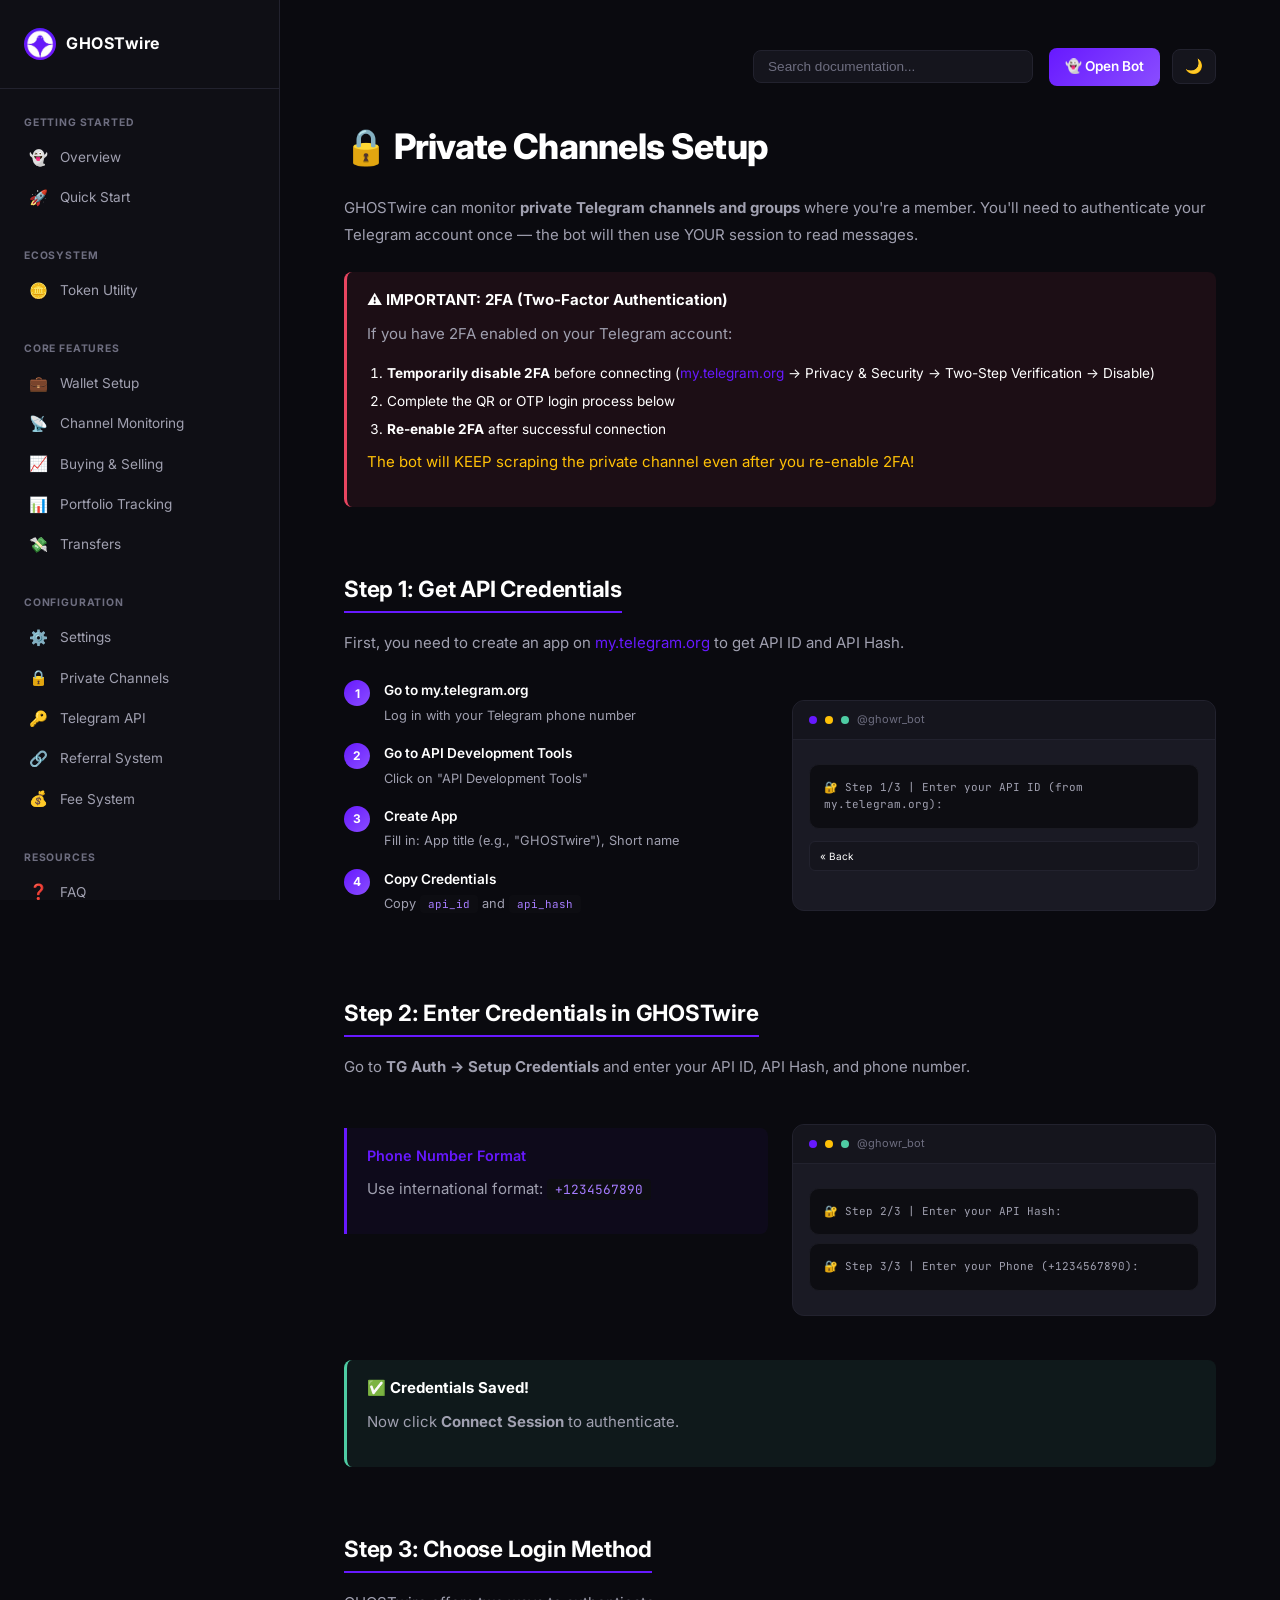
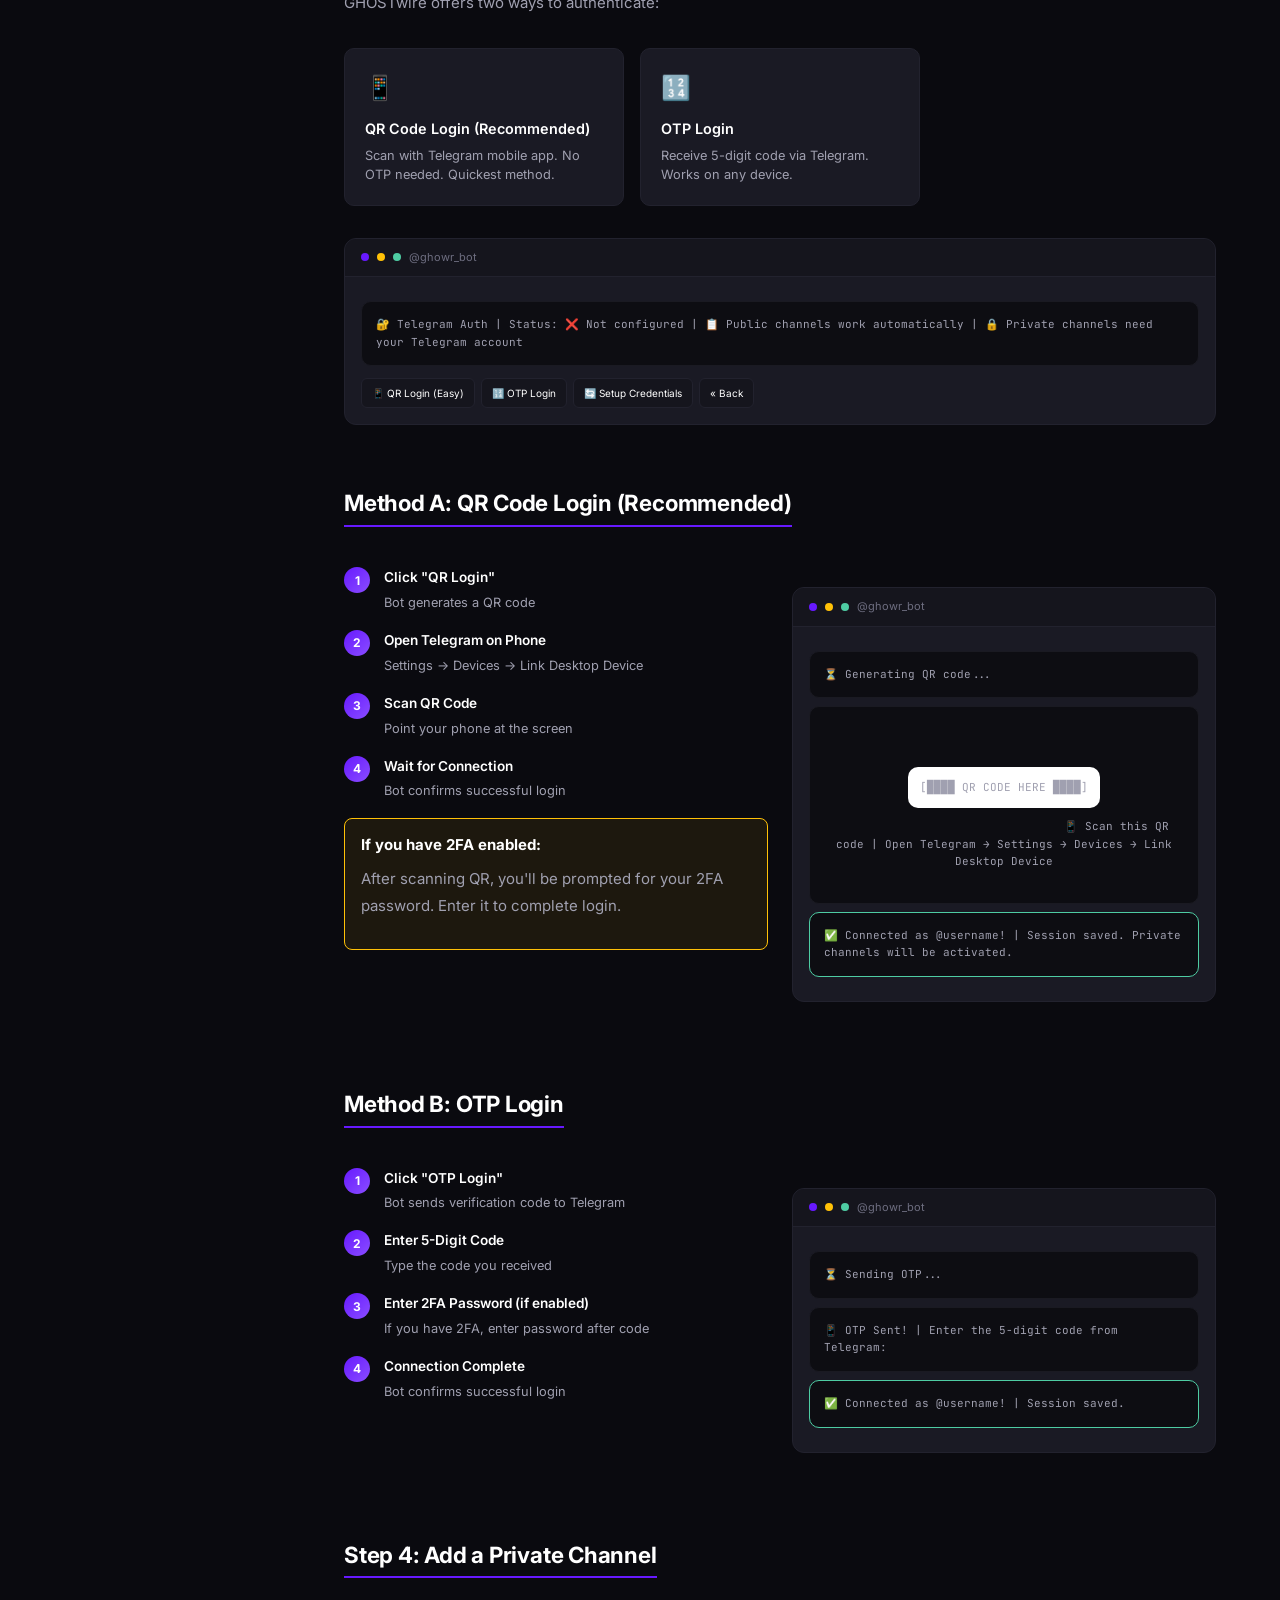
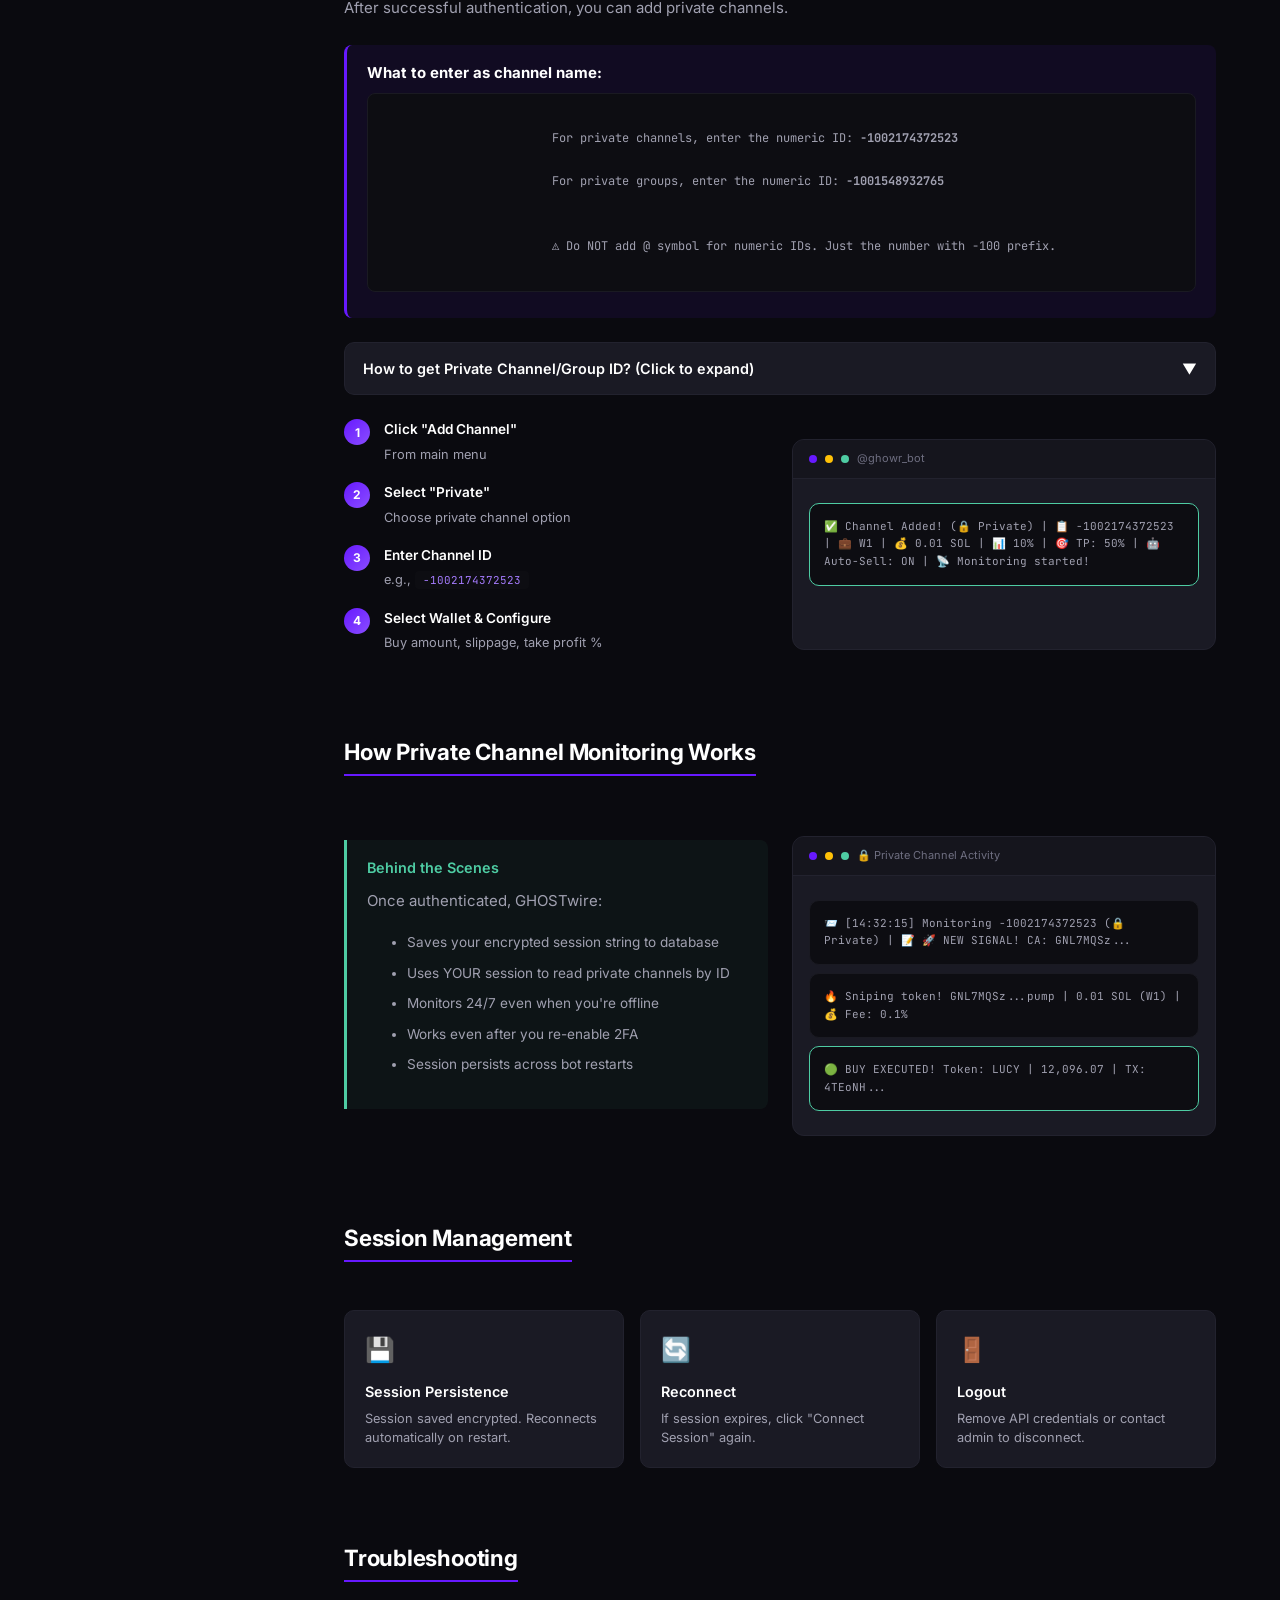
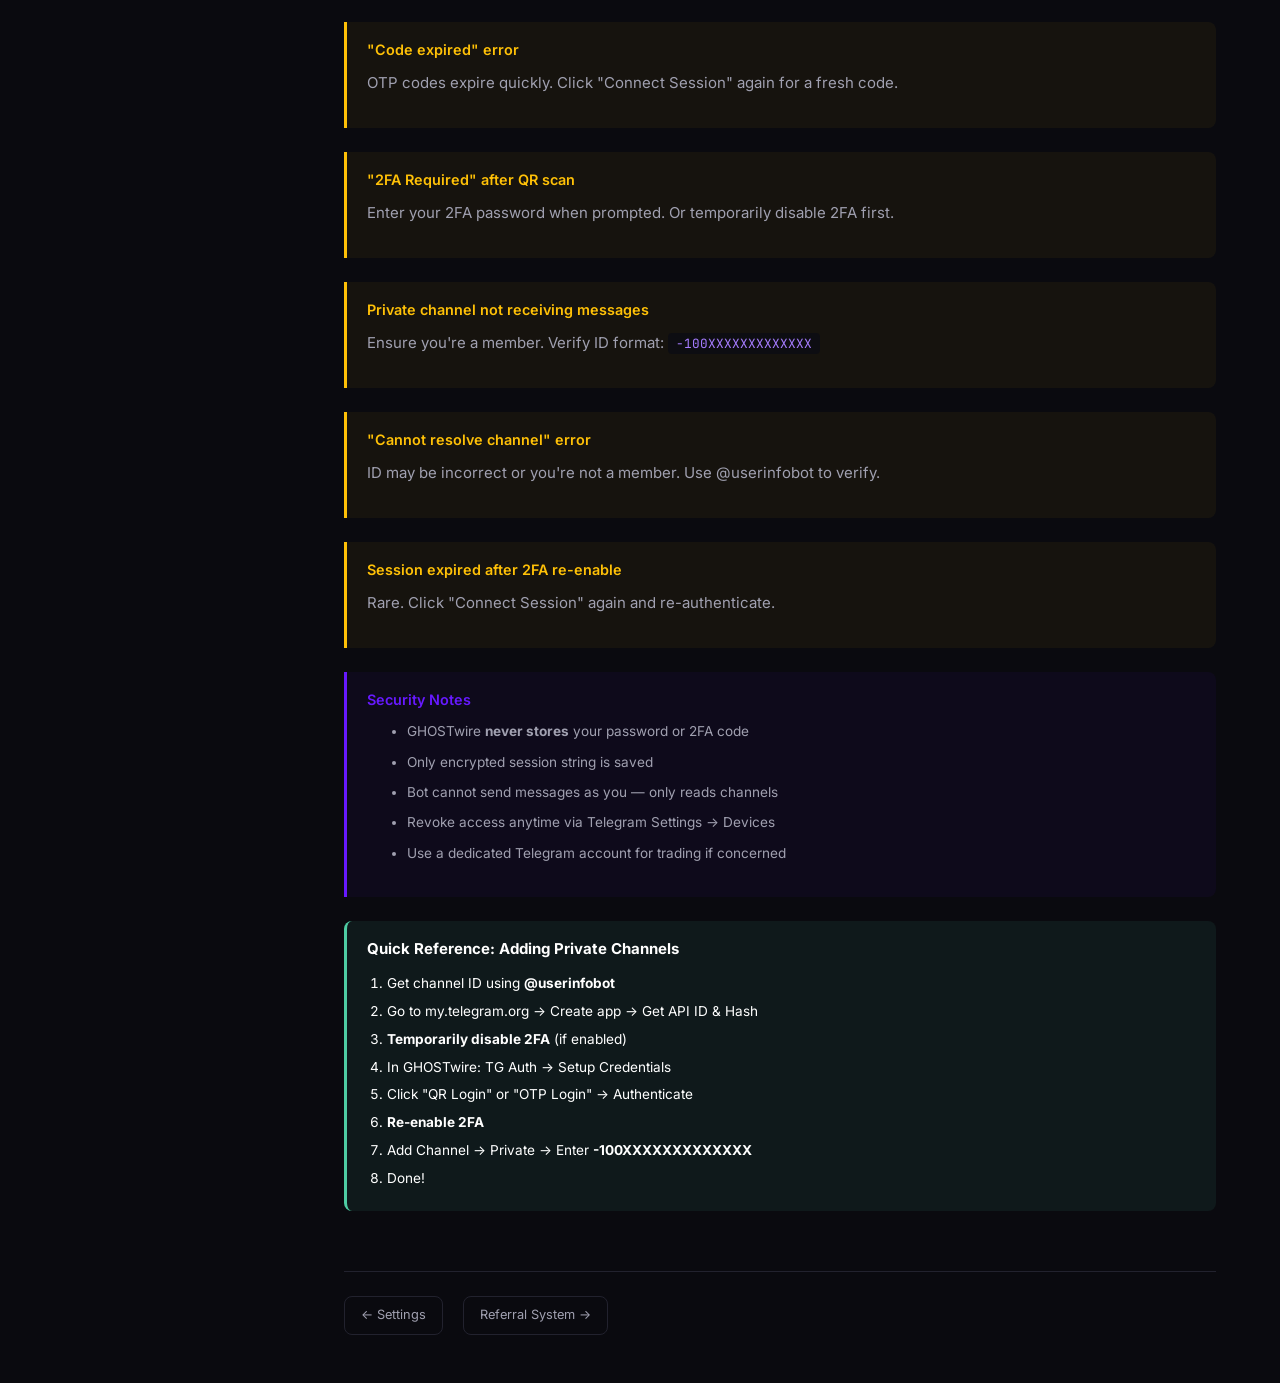
<file: private-channels.html>
<!DOCTYPE html>
<html lang="en" data-theme="dark">
<head>
    <meta charset="UTF-8">
    <meta name="viewport" content="width=device-width, initial-scale=1.0">
    <title>Private Channels - GHOSTwire</title>
    
    <!-- Favicon -->
    <link rel="icon" type="image/png" sizes="32x32" href="/assets/images/logo.png">
    <link rel="icon" type="image/png" sizes="16x16" href="/assets/images/logo.png">
    <link rel="apple-touch-icon" sizes="180x180" href="/assets/images/logo.png">
    
    <link href="https://fonts.googleapis.com/css2?family=Inter:wght@400;500;600;700;800&family=JetBrains+Mono:wght@400;500&display=swap" rel="stylesheet">
    <style>
        * { margin: 0; padding: 0; box-sizing: border-box; }

        :root {
            --bg-primary: #0a0a0f; --bg-secondary: #0f0f15; --bg-tertiary: #15151d;
            --bg-card: #1a1a24; --bg-code: #0d0d12;
            --accent-primary: #6719ff; --accent-secondary: #8a4dff;
            --accent-gradient: linear-gradient(135deg, #6719ff, #8a4dff);
            --text-primary: #ffffff; --text-secondary: #a0a0b0; --text-tertiary: #6e6e80;
            --border-primary: #22222e; --border-secondary: #1a1a22;
            --success: #4ecca3; --warning: #ffc107; --danger: #e94560;
            --sidebar-width: 280px;
            --max-content-width: 900px;
            --font-mono: 'JetBrains Mono', 'Fira Code', monospace;
            --font-sans: 'Inter', -apple-system, BlinkMacSystemFont, sans-serif;
        }

        [data-theme="light"] {
            --bg-primary: #ffffff; --bg-secondary: #f8f8fa; --bg-tertiary: #f0f0f2;
            --bg-card: #ffffff; --bg-code: #f5f5f7;
            --text-primary: #1a1a2e; --text-secondary: #5a5a6e; --text-tertiary: #8a8a9e;
            --border-primary: #e0e0e8; --border-secondary: #ececf0;
        }

        html, body { overflow-x: hidden; width: 100%; }
        body { font-family: var(--font-sans); background: var(--bg-primary); color: var(--text-primary); line-height: 1.6; font-size: 15px; }
        .page-wrapper { display: flex; min-height: 100vh; width: 100%; position: relative; justify-content: center; }

        /* Sidebar */
        .sidebar { 
            width: var(--sidebar-width); 
            min-width: var(--sidebar-width); 
            background: var(--bg-secondary); 
            border-right: 1px solid var(--border-primary); 
            position: fixed; 
            top: 0; 
            left: 0; 
            bottom: 0; 
            overflow-y: auto; 
            z-index: 1000; 
            transition: transform 0.3s ease; 
            display: flex; 
            flex-direction: column; 
        }
        .sidebar-header { padding: 28px 24px; border-bottom: 1px solid var(--border-primary); }
        .logo { display: flex; align-items: center; gap: 10px; text-decoration: none; }
        .logo-icon { width: 32px; height: 32px; background: linear-gradient(135deg, #6719ff, #8a4dff); border-radius: 50%; display: flex; align-items: center; justify-content: center; font-size: 18px; }
        .logo-text { font-weight: 700; font-size: 1rem; letter-spacing: 0.5px; color: var(--text-primary); }
        .sidebar-nav { flex: 1; padding: 20px 0; }
        .sidebar-section { margin-bottom: 24px; }
        .sidebar-section-title { padding: 6px 24px; font-size: 0.65rem; text-transform: uppercase; letter-spacing: 0.08em; color: var(--text-tertiary); font-weight: 700; }
        .sidebar-link { 
            display: flex; 
            align-items: center; 
            gap: 10px; 
            padding: 8px 24px; 
            color: var(--text-secondary); 
            transition: all 0.2s; 
            font-size: 0.85rem; 
            text-decoration: none;
            border-left: 2px solid transparent;
        }
        .sidebar-link:hover { color: var(--text-primary); background: var(--bg-tertiary); }
        .sidebar-link.active { 
            color: var(--accent-primary); 
            background: rgba(103, 25, 255, 0.06);
            border-left-color: var(--accent-primary);
        }
        .sidebar-link .icon { font-size: 0.95rem; width: 24px; text-align: center; }
        .sidebar-footer { padding: 20px 24px; border-top: 1px solid var(--border-primary); font-size: 0.7rem; color: var(--text-tertiary); text-align: center; }
        .sidebar-footer a { color: var(--text-tertiary); text-decoration: none; }
        .sidebar-footer a:hover { color: var(--accent-primary); }

        /* Main Content - Centered */
        .main-content { 
            flex: 1; 
            margin-left: var(--sidebar-width); 
            padding: 48px 64px; 
            min-height: 100vh; 
            background: var(--bg-primary);
            display: flex;
            justify-content: center;
        }
        .content-container { 
            max-width: var(--max-content-width); 
            width: 100%; 
        }

        h1 { 
            font-size: 2.2rem; 
            font-weight: 800; 
            margin-bottom: 20px; 
            letter-spacing: -0.02em; 
            color: var(--text-primary); 
        }
        h2 { 
            font-size: 1.4rem; 
            font-weight: 700; 
            margin-top: 40px; 
            margin-bottom: 16px; 
            color: var(--text-primary);
            letter-spacing: -0.01em;
            border-bottom: 2px solid var(--accent-primary);
            display: inline-block;
            padding-bottom: 4px;
        }
        h3 { font-size: 1.1rem; font-weight: 600; margin-top: 28px; margin-bottom: 12px; color: var(--text-primary); }
        h4 { font-size: 0.95rem; font-weight: 600; margin-top: 16px; margin-bottom: 8px; color: var(--text-primary); }
        p { margin-bottom: 16px; color: var(--text-secondary); line-height: 1.8; }
        a { color: var(--accent-primary); text-decoration: none; } 
        a:hover { text-decoration: underline; }
        code { font-family: var(--font-mono); font-size: 0.85em; background: var(--bg-code); padding: 2px 8px; border-radius: 4px; color: #a67cff; }

        /* Top Navigation */
        .top-nav { 
            display: flex; 
            justify-content: flex-end; 
            align-items: center; 
            padding: 0 0 32px 0; 
            gap: 16px; 
            flex-wrap: wrap; 
        }
        .search-wrapper { position: relative; flex: 1; max-width: 280px; min-width: 160px; }
        .search-box { background: var(--bg-tertiary); border: 1px solid var(--border-primary); border-radius: 8px; padding: 8px 14px; color: var(--text-primary); font-size: 0.85rem; width: 100%; transition: all 0.2s; }
        .search-box:focus { outline: none; border-color: var(--accent-primary); }
        .search-box::placeholder { color: var(--text-tertiary); }
        .search-results-dropdown { position: absolute; top: 100%; left: 0; right: 0; background: var(--bg-card); border: 1px solid var(--border-primary); border-radius: 8px; margin-top: 4px; max-height: 300px; overflow-y: auto; z-index: 500; display: none; box-shadow: 0 10px 30px rgba(0,0,0,0.3); }
        .search-results-dropdown a { display: block; padding: 10px 14px; color: var(--text-secondary); text-decoration: none; font-size: 0.85rem; border-bottom: 1px solid var(--border-secondary); }
        .search-results-dropdown a:last-child { border-bottom: none; }
        .search-results-dropdown a:hover { background: var(--bg-tertiary); color: var(--text-primary); text-decoration: none; }
        .top-nav-actions { display: flex; align-items: center; gap: 12px; }
        .theme-toggle { background: var(--bg-tertiary); border: 1px solid var(--border-primary); color: var(--text-primary); padding: 8px 12px; border-radius: 8px; cursor: pointer; font-size: 0.9rem; white-space: nowrap; }
        .open-bot-btn { padding: 8px 16px; background: var(--accent-gradient); color: white; border-radius: 8px; text-decoration: none; font-weight: 600; font-size: 0.85rem; white-space: nowrap; }
        .open-bot-btn:hover { opacity: 0.9; text-decoration: none; }

        /* Callouts */
        .callout { border-left: 3px solid; border-radius: 0 8px 8px 0; padding: 16px 20px; margin: 24px 0; background: var(--bg-card); }
        .callout-info { border-color: #6719ff; background: rgba(103, 25, 255, 0.05); }
        .callout-warning { border-color: #ffc107; background: rgba(255, 193, 7, 0.05); }
        .callout-success { border-color: #4ecca3; background: rgba(78, 204, 163, 0.05); }
        .callout-title { font-weight: 600; margin-bottom: 8px; font-size: 0.9rem; }
        .callout-info .callout-title { color: #6719ff; } 
        .callout-warning .callout-title { color: #ffc107; } 
        .callout-success .callout-title { color: #4ecca3; }

        /* Bot Preview */
        .bot-preview { background: var(--bg-card); border: 1px solid var(--border-primary); border-radius: 12px; overflow: hidden; margin: 20px 0; }
        .bot-preview-header { background: var(--bg-tertiary); padding: 10px 16px; display: flex; align-items: center; gap: 8px; font-size: 11px; color: var(--text-tertiary); border-bottom: 1px solid var(--border-primary); }
        .bot-preview-header .dot { width: 8px; height: 8px; border-radius: 50%; }
        .dot-red { background: #6719ff; } .dot-yellow { background: #ffc107; } .dot-green { background: #4ecca3; }
        .bot-preview-body { padding: 16px; }
        .bot-message { background: var(--bg-code); border-radius: 10px; padding: 14px; margin: 8px 0; color: var(--text-secondary); font-family: var(--font-mono); font-size: 11px; white-space: pre-wrap; word-break: break-word; border: 1px solid var(--border-secondary); }
        .bot-message.success { border-color: #4ecca3; }
        .bot-buttons { display: flex; flex-wrap: wrap; gap: 6px; margin-top: 12px; }
        .bot-button { background: var(--bg-tertiary); border: 1px solid var(--border-primary); color: var(--text-primary); padding: 6px 10px; border-radius: 6px; font-size: 10px; cursor: default; }
        .bot-button:hover { border-color: var(--accent-primary); }

        /* Steps */
        .step-with-preview { 
            display: grid; 
            grid-template-columns: 1fr 1fr; 
            gap: 24px; 
            margin: 24px 0; 
        }
        .step-with-preview > div { min-width: 0; }
        .steps { counter-reset: step; list-style: none; padding: 0; }
        .step { counter-increment: step; position: relative; padding-left: 40px; margin-bottom: 16px; }
        .step::before { content: counter(step); position: absolute; left: 0; top: 0; width: 26px; height: 26px; background: var(--accent-gradient); border-radius: 50%; display: flex; align-items: center; justify-content: center; font-weight: 700; font-size: 0.75rem; color: white; }
        .step-title { font-weight: 600; font-size: 0.85rem; margin-bottom: 2px; }
        .step p { font-size: 0.8rem; margin-bottom: 0; }

        /* Card Grid */
        .card-grid { 
            display: grid; 
            grid-template-columns: repeat(auto-fill, minmax(220px, 1fr)); 
            gap: 16px; 
            margin: 32px 0; 
        }
        .card { 
            background: var(--bg-card); 
            border: 1px solid var(--border-primary); 
            border-radius: 10px; 
            padding: 20px; 
            transition: all 0.2s; 
        }
        .card:hover { border-color: var(--accent-primary); transform: translateY(-2px); }
        .card-icon { font-size: 1.5rem; margin-bottom: 10px; }
        .card-title { font-weight: 600; margin-bottom: 6px; font-size: 0.9rem; }
        .card-desc { color: var(--text-secondary); font-size: 0.8rem; line-height: 1.5; }

        .warning-box { 
            background: rgba(233, 69, 96, 0.08); 
            border-left: 3px solid #e94560; 
            padding: 16px 20px; 
            border-radius: 8px; 
            margin: 24px 0; 
        }
        .success-box { 
            background: rgba(78, 204, 163, 0.08); 
            border-left: 3px solid #4ecca3; 
            padding: 16px 20px; 
            border-radius: 8px; 
            margin: 24px 0; 
        }
        .info-box { 
            background: rgba(103, 25, 255, 0.08); 
            border-left: 3px solid #6719ff; 
            padding: 16px 20px; 
            border-radius: 8px; 
            margin: 24px 0; 
        }
        .code-block { 
            background: var(--bg-code); 
            border-radius: 8px; 
            padding: 12px 16px; 
            font-family: var(--font-mono); 
            font-size: 0.75rem; 
            margin: 10px 0; 
            overflow-x: auto; 
            white-space: pre-wrap; 
            word-break: break-word; 
            border: 1px solid var(--border-secondary);
            color: var(--text-secondary);
            line-height: 1.8;
        }
        .twofa-note { 
            background: rgba(255, 193, 7, 0.08); 
            border: 1px solid #ffc107; 
            border-radius: 8px; 
            padding: 14px 16px; 
            margin: 16px 0; 
        }
        .qr-code { 
            background: #ffffff; 
            padding: 12px; 
            border-radius: 10px; 
            display: inline-block; 
            margin: 10px 0; 
        }

        .collapsible { 
            background: var(--bg-tertiary); 
            border-radius: 10px; 
            margin: 16px 0; 
            overflow: hidden; 
        }
        .collapsible-header { 
            padding: 14px 18px; 
            cursor: pointer; 
            font-weight: 600; 
            background: var(--bg-card); 
            border: 1px solid var(--border-primary); 
            border-radius: 10px; 
            display: flex; 
            justify-content: space-between; 
            align-items: center; 
            font-size: 0.9rem;
            color: var(--text-primary);
            transition: all 0.2s;
        }
        .collapsible-header:hover { border-color: var(--accent-primary); }
        .collapsible-content { 
            padding: 0 18px 18px 18px; 
            display: none; 
            border: 1px solid var(--border-primary); 
            border-top: none; 
            border-radius: 0 0 10px 10px; 
        }
        .collapsible.open .collapsible-content { display: block; }
        .collapsible.open .collapsible-header { border-radius: 10px 10px 0 0; border-bottom: none; }

        ul { color: var(--text-secondary); padding-left: 20px; margin-bottom: 16px; line-height: 1.8; }
        li { margin-bottom: 6px; font-size: 0.85rem; }

        .page-footer { margin-top: 60px; padding-top: 24px; border-top: 1px solid var(--border-primary); display: flex; justify-content: space-between; flex-wrap: wrap; gap: 16px; }
        .footer-nav { display: flex; gap: 20px; flex-wrap: wrap; }
        .footer-nav a { display: flex; align-items: center; gap: 8px; padding: 8px 16px; border: 1px solid var(--border-primary); border-radius: 8px; text-decoration: none; color: var(--text-secondary); font-size: 0.8rem; }
        .footer-nav a:hover { border-color: var(--accent-primary); color: var(--accent-primary); text-decoration: none; }

        /* Sidebar Overlay */
        .sidebar-overlay { display: none; position: fixed; inset: 0; background: rgba(0,0,0,0.5); z-index: 999; }
        .sidebar-overlay.active { display: block; }
        .mobile-menu-btn { display: none; position: fixed; top: 16px; left: 16px; z-index: 1100; background: var(--bg-card); border: 1px solid var(--border-primary); color: var(--text-primary); padding: 10px 14px; border-radius: 8px; cursor: pointer; font-size: 1.2rem; width: 44px; height: 44px; display: flex; align-items: center; justify-content: center; }

        @media (max-width: 1024px) { 
            .sidebar { transform: translateX(-100%); } 
            .sidebar.open { transform: translateX(0); } 
            .main-content { margin-left: 0 !important; padding: 20px !important; } 
            .mobile-menu-btn { display: flex !important; } 
            .sidebar-overlay.active { display: block; } 
            .top-nav { padding-left: 60px !important; padding-top: 8px !important; } 
        }
        @media (max-width: 768px) { 
            .main-content { padding: 16px !important; } 
            .top-nav { flex-direction: column; align-items: stretch; padding-left: 60px !important; padding-top: 8px !important; gap: 10px; } 
            .search-wrapper { max-width: 100%; width: 100%; order: 1; } 
            .top-nav-actions { order: 2; justify-content: flex-end; } 
            .step-with-preview { grid-template-columns: 1fr; } 
            .step-with-preview > div { min-width: 100%; } 
            .card-grid { grid-template-columns: 1fr; } 
            .card { min-width: 100%; } 
            .footer-nav { flex-direction: column; width: 100%; } 
            .footer-nav a { justify-content: center; } 
        }
        @media (max-width: 480px) { 
            .main-content { padding: 12px !important; } 
            .top-nav { padding-left: 56px !important; padding-top: 6px !important; gap: 8px; } 
            .mobile-menu-btn { top: 12px; left: 12px; width: 40px; height: 40px; } 
        }
        @media (min-width: 1025px) { 
            .mobile-menu-btn { display: none !important; } 
            .top-nav { padding-left: 0 !important; } 
        }
    </style>
</head>
<body>
    <div class="sidebar-overlay" id="sidebar-overlay"></div>
    <div class="page-wrapper">
        <button class="mobile-menu-btn" id="mobile-menu-btn" aria-label="Toggle menu">☰</button>
        
        <aside class="sidebar" id="sidebar">
            <div class="sidebar-header">
                <a href="/" class="logo">
                    <div class="logo-icon" style="background-image: url('/assets/images/logo.png'); background-size: cover; background-position: center; width: 32px; height: 32px; border-radius: 50%;"></div>
                    <span class="logo-text">GHOSTwire</span>
                </a>
            </div>
            <nav class="sidebar-nav">
    <div class="sidebar-section">
        <div class="sidebar-section-title">Getting Started</div>
        <a href="/" class="sidebar-link"><span class="icon">👻</span> Overview</a>
        <a href="/getting-started" class="sidebar-link"><span class="icon">🚀</span> Quick Start</a>
    </div>
    <div class="sidebar-section">
        <div class="sidebar-section-title">Ecosystem</div>
        <a href="/token-utility" class="sidebar-link"><span class="icon">🪙</span> Token Utility</a>
    </div>
    <div class="sidebar-section">
        <div class="sidebar-section-title">Core Features</div>
        <a href="/wallet" class="sidebar-link"><span class="icon">💼</span> Wallet Setup</a>
        <a href="/channels" class="sidebar-link"><span class="icon">📡</span> Channel Monitoring</a>
        <a href="/trading" class="sidebar-link"><span class="icon">📈</span> Buying & Selling</a>
        <a href="/portfolio" class="sidebar-link"><span class="icon">📊</span> Portfolio Tracking</a>
        <a href="/transfers" class="sidebar-link"><span class="icon">💸</span> Transfers</a>
    </div>
    <div class="sidebar-section">
        <div class="sidebar-section-title">Configuration</div>
        <a href="/settings" class="sidebar-link"><span class="icon">⚙️</span> Settings</a>
        <a href="/private-channels" class="sidebar-link"><span class="icon">🔒</span> Private Channels</a>
        <a href="/api" class="sidebar-link"><span class="icon">🔑</span> Telegram API</a>
        <a href="/referrals" class="sidebar-link"><span class="icon">🔗</span> Referral System</a>
        <a href="/fees" class="sidebar-link"><span class="icon">💰</span> Fee System</a>
    </div>
    <div class="sidebar-section">
        <div class="sidebar-section-title">Resources</div>
        <a href="/faq" class="sidebar-link"><span class="icon">❓</span> FAQ</a>
        <a href="/commands" class="sidebar-link"><span class="icon">⌨️</span> Commands</a>
    </div>
</nav>
            <div class="sidebar-footer">
                <p>© 2026 GHOSTwire</p>
                <p><a href="https://t.me/ghowr_bot" target="_blank">@ghowr_bot</a></p>
                <p style="margin-top: 4px;"><a href="https://www.ghostwirebot.tech/" target="_blank" style="color: var(--accent-primary);">🌐 ghostwirebot.tech</a></p>
            </div>
        </aside>
        
        <main class="main-content">
            <div class="content-container">
                <div class="top-nav">
                    <div class="search-wrapper"><input type="text" class="search-box" id="search-box" placeholder="Search documentation..."><div class="search-results-dropdown" id="search-results"></div></div>
                    <div class="top-nav-actions"><a href="https://t.me/ghowr_bot" target="_blank" class="open-bot-btn">👻 Open Bot</a><button class="theme-toggle" id="theme-toggle" aria-label="Toggle theme">🌙</button></div>
                </div>

                <h1>🔒 Private Channels Setup</h1>
                <p>GHOSTwire can monitor <strong>private Telegram channels and groups</strong> where you're a member. You'll need to authenticate your Telegram account once — the bot will then use YOUR session to read messages.</p>

                <div class="warning-box">
                    <strong>⚠️ IMPORTANT: 2FA (Two-Factor Authentication)</strong>
                    <p style="margin-top:8px;">If you have 2FA enabled on your Telegram account:</p>
                    <ol style="margin-left:20px;margin-top:8px;">
                        <li><strong>Temporarily disable 2FA</strong> before connecting (<a href="https://my.telegram.org" target="_blank">my.telegram.org</a> → Privacy & Security → Two-Step Verification → Disable)</li>
                        <li>Complete the QR or OTP login process below</li>
                        <li><strong>Re-enable 2FA</strong> after successful connection</li>
                    </ol>
                    <p style="margin-top:8px;color:#ffc107;">The bot will KEEP scraping the private channel even after you re-enable 2FA!</p>
                </div>

                <h2>Step 1: Get API Credentials</h2>
                <p>First, you need to create an app on <a href="https://my.telegram.org" target="_blank">my.telegram.org</a> to get API ID and API Hash.</p>
                <div class="step-with-preview">
                    <div>
                        <div class="steps">
                            <div class="step"><div class="step-title">Go to my.telegram.org</div><p>Log in with your Telegram phone number</p></div>
                            <div class="step"><div class="step-title">Go to API Development Tools</div><p>Click on "API Development Tools"</p></div>
                            <div class="step"><div class="step-title">Create App</div><p>Fill in: App title (e.g., "GHOSTwire"), Short name</p></div>
                            <div class="step"><div class="step-title">Copy Credentials</div><p>Copy <code>api_id</code> and <code>api_hash</code></p></div>
                        </div>
                    </div>
                    <div class="bot-preview">
                        <div class="bot-preview-header"><span class="dot dot-red"></span><span class="dot dot-yellow"></span><span class="dot dot-green"></span><span>@ghowr_bot</span></div>
                        <div class="bot-preview-body">
                            <div class="bot-message">🔐 Step 1/3 | Enter your API ID (from my.telegram.org):</div>
                            <div class="bot-buttons"><div class="bot-button" style="width:100%;">« Back</div></div>
                        </div>
                    </div>
                </div>

                <h2>Step 2: Enter Credentials in GHOSTwire</h2>
                <p>Go to <strong>TG Auth → Setup Credentials</strong> and enter your API ID, API Hash, and phone number.</p>
                <div class="step-with-preview">
                    <div><div class="callout callout-info"><div class="callout-title">Phone Number Format</div><p>Use international format: <code>+1234567890</code></p></div></div>
                    <div class="bot-preview">
                        <div class="bot-preview-header"><span class="dot dot-red"></span><span class="dot dot-yellow"></span><span class="dot dot-green"></span><span>@ghowr_bot</span></div>
                        <div class="bot-preview-body">
                            <div class="bot-message">🔐 Step 2/3 | Enter your API Hash:</div>
                            <div class="bot-message">🔐 Step 3/3 | Enter your Phone (+1234567890):</div>
                        </div>
                    </div>
                </div>

                <div class="success-box"><strong>✅ Credentials Saved!</strong><p style="margin-top:8px;">Now click <strong>Connect Session</strong> to authenticate.</p></div>

                <h2>Step 3: Choose Login Method</h2>
                <p>GHOSTwire offers two ways to authenticate:</p>
                <div class="card-grid">
                    <div class="card"><div class="card-icon">📱</div><div class="card-title">QR Code Login (Recommended)</div><div class="card-desc">Scan with Telegram mobile app. No OTP needed. Quickest method.</div></div>
                    <div class="card"><div class="card-icon">🔢</div><div class="card-title">OTP Login</div><div class="card-desc">Receive 5-digit code via Telegram. Works on any device.</div></div>
                </div>
                <div class="bot-preview">
                    <div class="bot-preview-header"><span class="dot dot-red"></span><span class="dot dot-yellow"></span><span class="dot dot-green"></span><span>@ghowr_bot</span></div>
                    <div class="bot-preview-body">
                        <div class="bot-message">🔐 Telegram Auth | Status: ❌ Not configured | 📋 Public channels work automatically | 🔒 Private channels need your Telegram account</div>
                        <div class="bot-buttons">
                            <div class="bot-button">📱 QR Login (Easy)</div>
                            <div class="bot-button">🔢 OTP Login</div>
                            <div class="bot-button">🔄 Setup Credentials</div>
                            <div class="bot-button">« Back</div>
                        </div>
                    </div>
                </div>

                <h2>Method A: QR Code Login (Recommended)</h2>
                <div class="step-with-preview">
                    <div>
                        <div class="steps">
                            <div class="step"><div class="step-title">Click "QR Login"</div><p>Bot generates a QR code</p></div>
                            <div class="step"><div class="step-title">Open Telegram on Phone</div><p>Settings → Devices → Link Desktop Device</p></div>
                            <div class="step"><div class="step-title">Scan QR Code</div><p>Point your phone at the screen</p></div>
                            <div class="step"><div class="step-title">Wait for Connection</div><p>Bot confirms successful login</p></div>
                        </div>
                        <div class="twofa-note"><strong>If you have 2FA enabled:</strong><p style="margin-top:8px;">After scanning QR, you'll be prompted for your 2FA password. Enter it to complete login.</p></div>
                    </div>
                    <div class="bot-preview">
                        <div class="bot-preview-header"><span class="dot dot-red"></span><span class="dot dot-yellow"></span><span class="dot dot-green"></span><span>@ghowr_bot</span></div>
                        <div class="bot-preview-body">
                            <div class="bot-message">⏳ Generating QR code...</div>
                            <div class="bot-message" style="text-align:center;">
                                <div class="qr-code">[████ QR CODE HERE ████]</div>
                                📱 Scan this QR code | Open Telegram → Settings → Devices → Link Desktop Device
                            </div>
                            <div class="bot-message success">✅ Connected as @username! | Session saved. Private channels will be activated.</div>
                        </div>
                    </div>
                </div>

                <h2>Method B: OTP Login</h2>
                <div class="step-with-preview">
                    <div>
                        <div class="steps">
                            <div class="step"><div class="step-title">Click "OTP Login"</div><p>Bot sends verification code to Telegram</p></div>
                            <div class="step"><div class="step-title">Enter 5-Digit Code</div><p>Type the code you received</p></div>
                            <div class="step"><div class="step-title">Enter 2FA Password (if enabled)</div><p>If you have 2FA, enter password after code</p></div>
                            <div class="step"><div class="step-title">Connection Complete</div><p>Bot confirms successful login</p></div>
                        </div>
                    </div>
                    <div class="bot-preview">
                        <div class="bot-preview-header"><span class="dot dot-red"></span><span class="dot dot-yellow"></span><span class="dot dot-green"></span><span>@ghowr_bot</span></div>
                        <div class="bot-preview-body">
                            <div class="bot-message">⏳ Sending OTP...</div>
                            <div class="bot-message">📱 OTP Sent! | Enter the 5-digit code from Telegram:</div>
                            <div class="bot-message success">✅ Connected as @username! | Session saved.</div>
                        </div>
                    </div>
                </div>

                <h2>Step 4: Add a Private Channel</h2>
                <p>After successful authentication, you can add private channels.</p>
                <div class="info-box">
                    <strong>What to enter as channel name:</strong>
                    <div class="code-block" style="margin-top:8px;">
                        For private channels, enter the numeric ID: <strong>-1002174372523</strong><br>
                        For private groups, enter the numeric ID: <strong>-1001548932765</strong><br><br>
                        ⚠️ Do NOT add @ symbol for numeric IDs. Just the number with -100 prefix.
                    </div>
                </div>

                <div class="collapsible" id="how-to-get-id">
                    <div class="collapsible-header" onclick="toggleCollapsible(this)"><span>How to get Private Channel/Group ID? (Click to expand)</span><span>▼</span></div>
                    <div class="collapsible-content">
                        <p>Private channels often don't have usernames. You need to use their numeric ID in the format <code>-100XXXXXXXXXXXXX</code>.</p>
                        <h4 style="margin-top:16px;">Method 1: Using @userinfobot (Easiest)</h4>
                        <div class="step-with-preview" style="margin:16px 0;">
                            <div>
                                <div class="steps" style="margin:0;">
                                    <div class="step" style="margin-bottom:12px;"><div class="step-title">Message @userinfobot</div><p>Search for <code>@userinfobot</code> on Telegram and start it</p></div>
                                    <div class="step" style="margin-bottom:12px;"><div class="step-title">Forward a Message</div><p>Forward ANY message from your private channel/group to @userinfobot</p></div>
                                    <div class="step" style="margin-bottom:12px;"><div class="step-title">Copy the ID</div><p>The bot will reply with channel/group info including the ID</p></div>
                                </div>
                                <div class="code-block">📱 Example response from @userinfobot:<br>Channel: My Private Channel<br><strong>ID: -1002174372523</strong><br>Type: Channel<br>Members: 1,234</div>
                            </div>
                        </div>
                        <h4>Method 2: Using Telegram Web</h4>
                        <div class="step-with-preview" style="margin:16px 0;">
                            <div>
                                <div class="steps" style="margin:0;">
                                    <div class="step"><div class="step-title">Open Telegram Web</div><p>Go to web.telegram.org and log in</p></div>
                                    <div class="step"><div class="step-title">Open the Channel/Group</div><p>Click on your private channel/group</p></div>
                                    <div class="step"><div class="step-title">Check the URL</div><p>The URL will show: <code>https://web.telegram.org/k/#-1002174372523</code></p></div>
                                </div>
                            </div>
                        </div>
                    </div>
                </div>

                <div class="step-with-preview">
                    <div>
                        <div class="steps">
                            <div class="step"><div class="step-title">Click "Add Channel"</div><p>From main menu</p></div>
                            <div class="step"><div class="step-title">Select "Private"</div><p>Choose private channel option</p></div>
                            <div class="step"><div class="step-title">Enter Channel ID</div><p>e.g., <code>-1002174372523</code></p></div>
                            <div class="step"><div class="step-title">Select Wallet & Configure</div><p>Buy amount, slippage, take profit %</p></div>
                        </div>
                    </div>
                    <div class="bot-preview">
                        <div class="bot-preview-header"><span class="dot dot-red"></span><span class="dot dot-yellow"></span><span class="dot dot-green"></span><span>@ghowr_bot</span></div>
                        <div class="bot-preview-body">
                            <div class="bot-message success">✅ Channel Added! (🔒 Private) | 📋 -1002174372523 | 💼 W1 | 💰 0.01 SOL | 📊 10% | 🎯 TP: 50% | 🤖 Auto-Sell: ON | 📡 Monitoring started!</div>
                        </div>
                    </div>
                </div>

                <h2>How Private Channel Monitoring Works</h2>
                <div class="step-with-preview">
                    <div>
                        <div class="callout callout-success">
                            <div class="callout-title">Behind the Scenes</div>
                            <p>Once authenticated, GHOSTwire:</p>
                            <ul style="margin-top:8px;margin-left:20px;">
                                <li>Saves your encrypted session string to database</li>
                                <li>Uses YOUR session to read private channels by ID</li>
                                <li>Monitors 24/7 even when you're offline</li>
                                <li>Works even after you re-enable 2FA</li>
                                <li>Session persists across bot restarts</li>
                            </ul>
                        </div>
                    </div>
                    <div class="bot-preview">
                        <div class="bot-preview-header"><span class="dot dot-red"></span><span class="dot dot-yellow"></span><span class="dot dot-green"></span><span>🔒 Private Channel Activity</span></div>
                        <div class="bot-preview-body">
                            <div class="bot-message">📨 [14:32:15] Monitoring -1002174372523 (🔒 Private) | 📝 🚀 NEW SIGNAL! CA: GNL7MQSz...</div>
                            <div class="bot-message">🔥 Sniping token! GNL7MQSz...pump | 0.01 SOL (W1) | 💰 Fee: 0.1%</div>
                            <div class="bot-message success">🟢 BUY EXECUTED! Token: LUCY | 12,096.07 | TX: 4TEoNH...</div>
                        </div>
                    </div>
                </div>

                <h2>Session Management</h2>
                <div class="card-grid">
                    <div class="card"><div class="card-icon">💾</div><div class="card-title">Session Persistence</div><div class="card-desc">Session saved encrypted. Reconnects automatically on restart.</div></div>
                    <div class="card"><div class="card-icon">🔄</div><div class="card-title">Reconnect</div><div class="card-desc">If session expires, click "Connect Session" again.</div></div>
                    <div class="card"><div class="card-icon">🚪</div><div class="card-title">Logout</div><div class="card-desc">Remove API credentials or contact admin to disconnect.</div></div>
                </div>

                <h2>Troubleshooting</h2>
                <div class="callout callout-warning"><div class="callout-title">"Code expired" error</div><p>OTP codes expire quickly. Click "Connect Session" again for a fresh code.</p></div>
                <div class="callout callout-warning"><div class="callout-title">"2FA Required" after QR scan</div><p>Enter your 2FA password when prompted. Or temporarily disable 2FA first.</p></div>
                <div class="callout callout-warning"><div class="callout-title">Private channel not receiving messages</div><p>Ensure you're a member. Verify ID format: <code>-100XXXXXXXXXXXXX</code></p></div>
                <div class="callout callout-warning"><div class="callout-title">"Cannot resolve channel" error</div><p>ID may be incorrect or you're not a member. Use @userinfobot to verify.</p></div>
                <div class="callout callout-warning"><div class="callout-title">Session expired after 2FA re-enable</div><p>Rare. Click "Connect Session" again and re-authenticate.</p></div>

                <div class="callout callout-info">
                    <div class="callout-title">Security Notes</div>
                    <ul style="margin-left:20px;">
                        <li>GHOSTwire <strong>never stores</strong> your password or 2FA code</li>
                        <li>Only encrypted session string is saved</li>
                        <li>Bot cannot send messages as you — only reads channels</li>
                        <li>Revoke access anytime via Telegram Settings → Devices</li>
                        <li>Use a dedicated Telegram account for trading if concerned</li>
                    </ul>
                </div>

                <div class="success-box">
                    <strong>Quick Reference: Adding Private Channels</strong>
                    <ol style="margin-left:20px;margin-top:12px;">
                        <li>Get channel ID using <strong>@userinfobot</strong></li>
                        <li>Go to my.telegram.org → Create app → Get API ID & Hash</li>
                        <li><strong>Temporarily disable 2FA</strong> (if enabled)</li>
                        <li>In GHOSTwire: TG Auth → Setup Credentials</li>
                        <li>Click "QR Login" or "OTP Login" → Authenticate</li>
                        <li><strong>Re-enable 2FA</strong></li>
                        <li>Add Channel → Private → Enter <strong>-100XXXXXXXXXXXXX</strong></li>
                        <li>Done!</li>
                    </ol>
                </div>

                <div class="page-footer">
                    <div class="footer-nav">
                        <a href="/settings">← Settings</a>
                        <a href="/referrals">Referral System →</a>
                    </div>
                </div>
            </div>
        </main>
    </div>

    <script>
        function toggleCollapsible(element) {
            var parent = element.parentElement;
            parent.classList.toggle('open');
            var arrow = element.querySelector('span:last-child');
            arrow.innerHTML = parent.classList.contains('open') ? '▲' : '▼';
        }
        function initTheme() {
            var savedTheme = localStorage.getItem('theme') || 'dark';
            document.documentElement.setAttribute('data-theme', savedTheme);
            var toggleBtn = document.getElementById('theme-toggle');
            if (toggleBtn) {
                toggleBtn.addEventListener('click', function() {
                    var current = document.documentElement.getAttribute('data-theme');
                    var next = current === 'dark' ? 'light' : 'dark';
                    document.documentElement.setAttribute('data-theme', next);
                    localStorage.setItem('theme', next);
                    toggleBtn.textContent = next === 'dark' ? '🌙' : '☀️';
                });
                toggleBtn.textContent = savedTheme === 'dark' ? '🌙' : '☀️';
            }
        }
        function initSidebar() {
            var sidebar = document.getElementById('sidebar');
            var menuBtn = document.getElementById('mobile-menu-btn');
            var overlay = document.getElementById('sidebar-overlay');
            function openSidebar() { sidebar.classList.add('open'); overlay.classList.add('active'); document.body.style.overflow = 'hidden'; }
            function closeSidebar() { sidebar.classList.remove('open'); overlay.classList.remove('active'); document.body.style.overflow = ''; }
            if (menuBtn) menuBtn.addEventListener('click', openSidebar);
            if (overlay) overlay.addEventListener('click', closeSidebar);
            sidebar.querySelectorAll('.sidebar-link').forEach(function(link) { link.addEventListener('click', function() { if (window.innerWidth <= 1024) closeSidebar(); }); });
            window.addEventListener('resize', function() { if (window.innerWidth > 1024) closeSidebar(); });
        }
        function initSearch() {
            var searchBox = document.getElementById('search-box');
            var searchResults = document.getElementById('search-results');
            if (!searchBox || !searchResults) return;
            var searchData = [
                { title: 'Overview', url: '/' }, { title: 'Quick Start', url: '/getting-started' },
                { title: 'Wallet Setup', url: '/wallet' }, { title: 'Channel Monitoring', url: '/channels' },
                { title: 'Buying & Selling', url: '/trading' }, { title: 'Portfolio Tracking', url: '/portfolio' },
                { title: 'Transfers', url: '/transfers' }, { title: 'Settings', url: '/settings' },
                { title: 'Private Channels', url: '/private-channels' }, { title: 'Referral System', url: '/referrals' },
                { title: 'Fee System', url: '/fees' }, { title: 'FAQ', url: '/faq' }, { title: 'Commands', url: '/commands' }
            ];
            searchBox.addEventListener('input', function(e) {
                var query = e.target.value.toLowerCase().trim();
                if (query.length > 0) {
                    var results = searchData.filter(function(d) { return d.title.toLowerCase().indexOf(query) !== -1; });
                    if (results.length > 0) { var html = ''; results.forEach(function(r) { html += '<a href="'+r.url+'">'+r.title+'</a>'; }); searchResults.innerHTML = html; searchResults.style.display = 'block'; }
                    else { searchResults.innerHTML = '<div style="padding:12px;color:var(--text-tertiary);font-size:0.85rem;">No results</div>'; searchResults.style.display = 'block'; }
                } else { searchResults.style.display = 'none'; }
            });
            document.addEventListener('click', function(e) { if (!searchBox.contains(e.target) && !searchResults.contains(e.target)) searchResults.style.display = 'none'; });
            document.addEventListener('keydown', function(e) { if (e.key === 'Escape') { searchResults.style.display = 'none'; searchBox.blur(); } });
        }
        document.addEventListener('DOMContentLoaded', function() { initTheme(); initSidebar(); initSearch(); });
    </script>
</body>
</html>
</file>
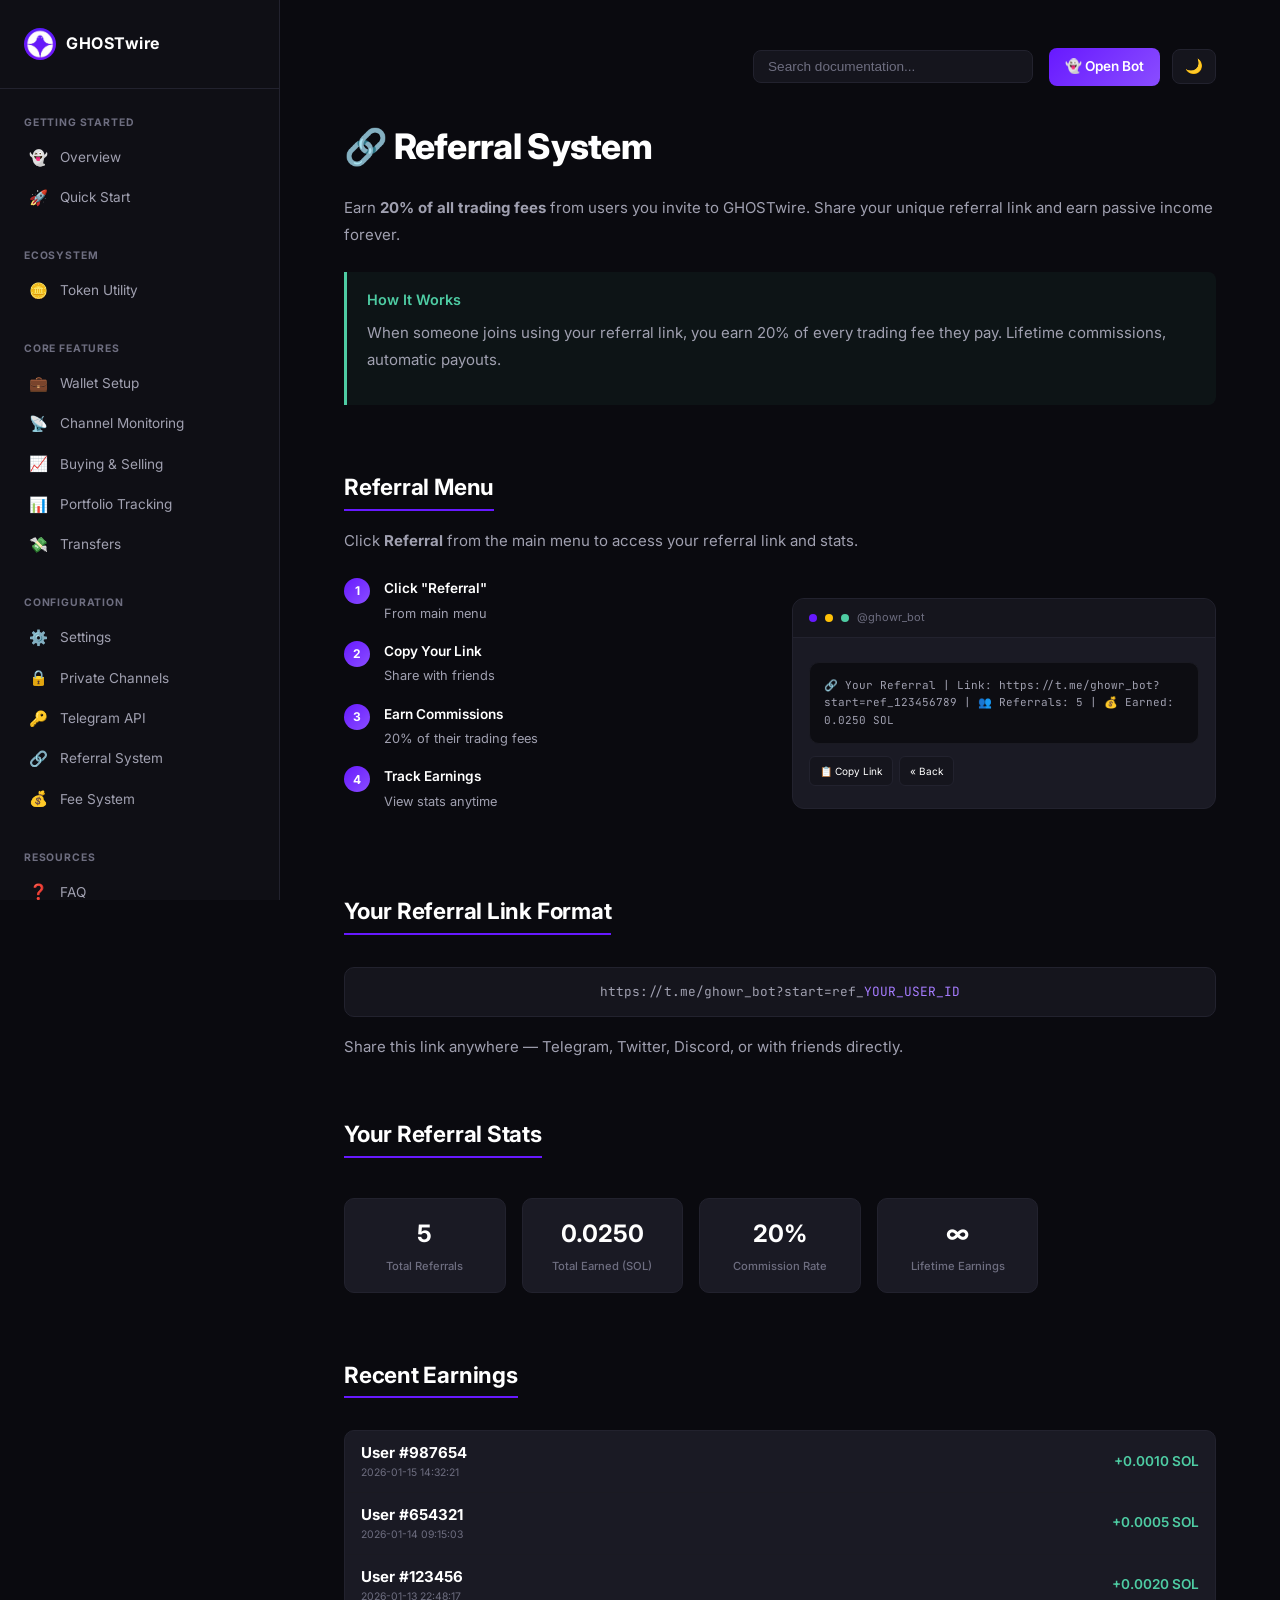
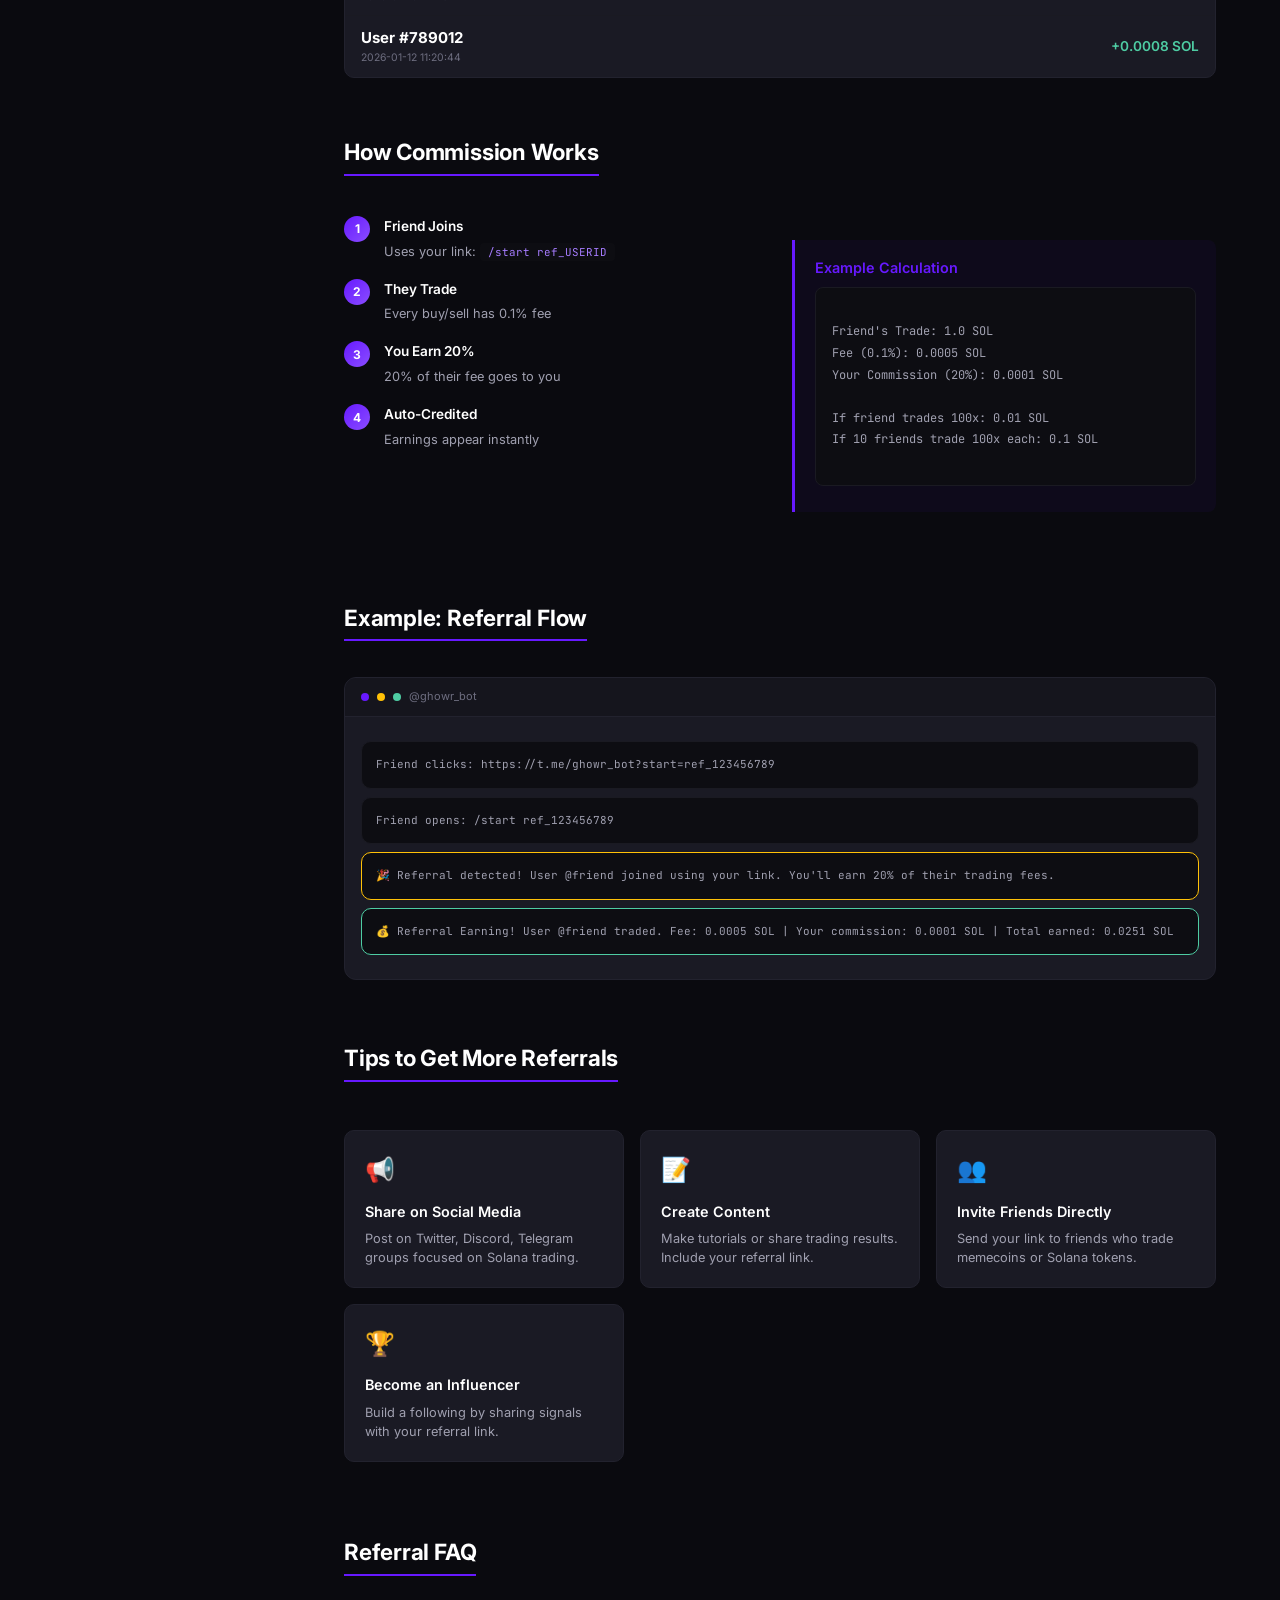
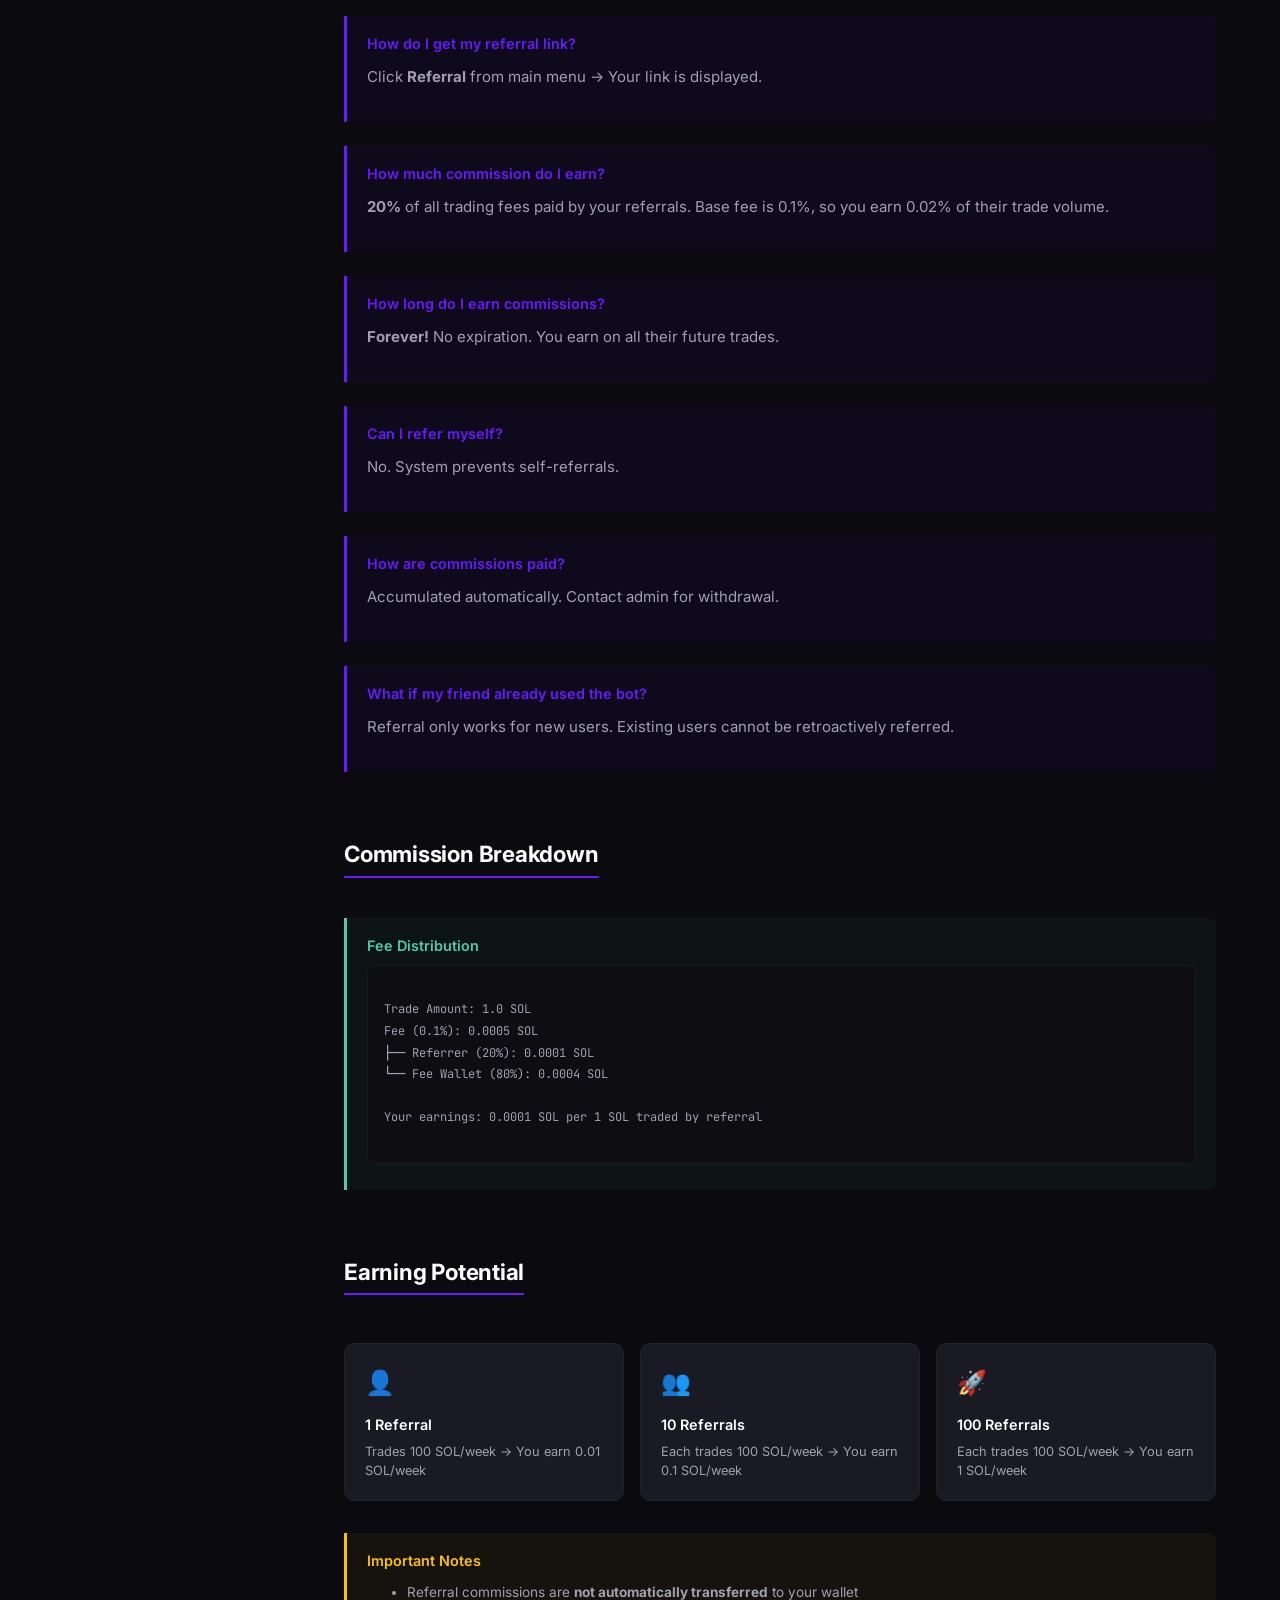
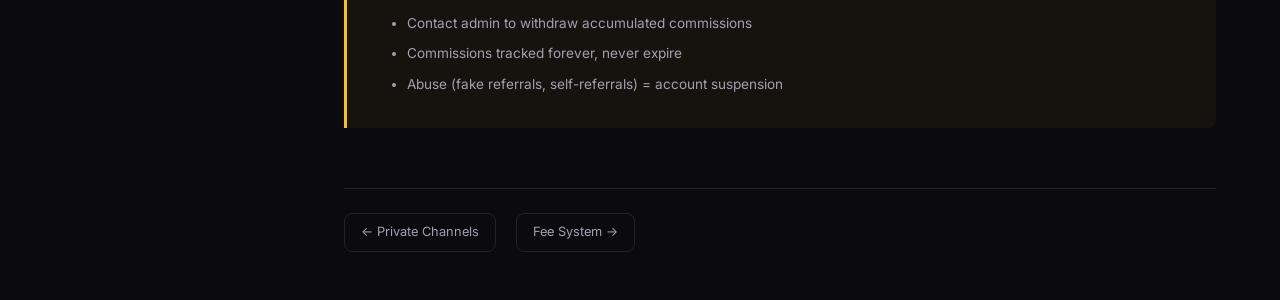
<file: referrals.html>
<!DOCTYPE html>
<html lang="en" data-theme="dark">
<head>
    <meta charset="UTF-8">
    <meta name="viewport" content="width=device-width, initial-scale=1.0">
    <title>Referral System - GHOSTwire</title>
    
    <!-- Favicon -->
    <link rel="icon" type="image/png" sizes="32x32" href="/assets/images/logo.png">
    <link rel="icon" type="image/png" sizes="16x16" href="/assets/images/logo.png">
    <link rel="apple-touch-icon" sizes="180x180" href="/assets/images/logo.png">
    
    <link href="https://fonts.googleapis.com/css2?family=Inter:wght@400;500;600;700;800&family=JetBrains+Mono:wght@400;500&display=swap" rel="stylesheet">
    <style>
        * { margin: 0; padding: 0; box-sizing: border-box; }

        :root {
            --bg-primary: #0a0a0f; --bg-secondary: #0f0f15; --bg-tertiary: #15151d;
            --bg-card: #1a1a24; --bg-code: #0d0d12;
            --accent-primary: #6719ff; --accent-secondary: #8a4dff;
            --accent-gradient: linear-gradient(135deg, #6719ff, #8a4dff);
            --text-primary: #ffffff; --text-secondary: #a0a0b0; --text-tertiary: #6e6e80;
            --border-primary: #22222e; --border-secondary: #1a1a22;
            --success: #4ecca3; --warning: #ffc107; --danger: #e94560;
            --sidebar-width: 280px;
            --max-content-width: 900px;
            --font-mono: 'JetBrains Mono', 'Fira Code', monospace;
            --font-sans: 'Inter', -apple-system, BlinkMacSystemFont, sans-serif;
        }

        [data-theme="light"] {
            --bg-primary: #ffffff; --bg-secondary: #f8f8fa; --bg-tertiary: #f0f0f2;
            --bg-card: #ffffff; --bg-code: #f5f5f7;
            --text-primary: #1a1a2e; --text-secondary: #5a5a6e; --text-tertiary: #8a8a9e;
            --border-primary: #e0e0e8; --border-secondary: #ececf0;
        }

        html, body { overflow-x: hidden; width: 100%; }
        body { font-family: var(--font-sans); background: var(--bg-primary); color: var(--text-primary); line-height: 1.6; font-size: 15px; }
        .page-wrapper { display: flex; min-height: 100vh; width: 100%; position: relative; justify-content: center; }

        /* Sidebar */
        .sidebar { 
            width: var(--sidebar-width); 
            min-width: var(--sidebar-width); 
            background: var(--bg-secondary); 
            border-right: 1px solid var(--border-primary); 
            position: fixed; 
            top: 0; 
            left: 0; 
            bottom: 0; 
            overflow-y: auto; 
            z-index: 1000; 
            transition: transform 0.3s ease; 
            display: flex; 
            flex-direction: column; 
        }
        .sidebar-header { padding: 28px 24px; border-bottom: 1px solid var(--border-primary); }
        .logo { display: flex; align-items: center; gap: 10px; text-decoration: none; }
        .logo-icon { width: 32px; height: 32px; background: linear-gradient(135deg, #6719ff, #8a4dff); border-radius: 50%; display: flex; align-items: center; justify-content: center; font-size: 18px; }
        .logo-text { font-weight: 700; font-size: 1rem; letter-spacing: 0.5px; color: var(--text-primary); }
        .sidebar-nav { flex: 1; padding: 20px 0; }
        .sidebar-section { margin-bottom: 24px; }
        .sidebar-section-title { padding: 6px 24px; font-size: 0.65rem; text-transform: uppercase; letter-spacing: 0.08em; color: var(--text-tertiary); font-weight: 700; }
        .sidebar-link { 
            display: flex; 
            align-items: center; 
            gap: 10px; 
            padding: 8px 24px; 
            color: var(--text-secondary); 
            transition: all 0.2s; 
            font-size: 0.85rem; 
            text-decoration: none;
            border-left: 2px solid transparent;
        }
        .sidebar-link:hover { color: var(--text-primary); background: var(--bg-tertiary); }
        .sidebar-link.active { 
            color: var(--accent-primary); 
            background: rgba(103, 25, 255, 0.06);
            border-left-color: var(--accent-primary);
        }
        .sidebar-link .icon { font-size: 0.95rem; width: 24px; text-align: center; }
        .sidebar-footer { padding: 20px 24px; border-top: 1px solid var(--border-primary); font-size: 0.7rem; color: var(--text-tertiary); text-align: center; }
        .sidebar-footer a { color: var(--text-tertiary); text-decoration: none; }
        .sidebar-footer a:hover { color: var(--accent-primary); }

        /* Main Content - Centered */
        .main-content { 
            flex: 1; 
            margin-left: var(--sidebar-width); 
            padding: 48px 64px; 
            min-height: 100vh; 
            background: var(--bg-primary);
            display: flex;
            justify-content: center;
        }
        .content-container { 
            max-width: var(--max-content-width); 
            width: 100%; 
        }

        h1 { 
            font-size: 2.2rem; 
            font-weight: 800; 
            margin-bottom: 20px; 
            letter-spacing: -0.02em; 
            color: var(--text-primary); 
        }
        h2 { 
            font-size: 1.4rem; 
            font-weight: 700; 
            margin-top: 40px; 
            margin-bottom: 16px; 
            color: var(--text-primary);
            letter-spacing: -0.01em;
            border-bottom: 2px solid var(--accent-primary);
            display: inline-block;
            padding-bottom: 4px;
        }
        h3 { font-size: 1.1rem; font-weight: 600; margin-top: 28px; margin-bottom: 12px; color: var(--text-primary); }
        h4 { font-size: 0.95rem; font-weight: 600; margin-top: 16px; margin-bottom: 8px; color: var(--text-primary); }
        p { margin-bottom: 16px; color: var(--text-secondary); line-height: 1.8; }
        a { color: var(--accent-primary); text-decoration: none; } 
        a:hover { text-decoration: underline; }
        code { font-family: var(--font-mono); font-size: 0.85em; background: var(--bg-code); padding: 2px 8px; border-radius: 4px; color: #a67cff; }

        /* Top Navigation */
        .top-nav { 
            display: flex; 
            justify-content: flex-end; 
            align-items: center; 
            padding: 0 0 32px 0; 
            gap: 16px; 
            flex-wrap: wrap; 
        }
        .search-wrapper { position: relative; flex: 1; max-width: 280px; min-width: 160px; }
        .search-box { background: var(--bg-tertiary); border: 1px solid var(--border-primary); border-radius: 8px; padding: 8px 14px; color: var(--text-primary); font-size: 0.85rem; width: 100%; transition: all 0.2s; }
        .search-box:focus { outline: none; border-color: var(--accent-primary); }
        .search-box::placeholder { color: var(--text-tertiary); }
        .search-results-dropdown { position: absolute; top: 100%; left: 0; right: 0; background: var(--bg-card); border: 1px solid var(--border-primary); border-radius: 8px; margin-top: 4px; max-height: 300px; overflow-y: auto; z-index: 500; display: none; box-shadow: 0 10px 30px rgba(0,0,0,0.3); }
        .search-results-dropdown a { display: block; padding: 10px 14px; color: var(--text-secondary); text-decoration: none; font-size: 0.85rem; border-bottom: 1px solid var(--border-secondary); }
        .search-results-dropdown a:last-child { border-bottom: none; }
        .search-results-dropdown a:hover { background: var(--bg-tertiary); color: var(--text-primary); text-decoration: none; }
        .top-nav-actions { display: flex; align-items: center; gap: 12px; }
        .theme-toggle { background: var(--bg-tertiary); border: 1px solid var(--border-primary); color: var(--text-primary); padding: 8px 12px; border-radius: 8px; cursor: pointer; font-size: 0.9rem; white-space: nowrap; }
        .open-bot-btn { padding: 8px 16px; background: var(--accent-gradient); color: white; border-radius: 8px; text-decoration: none; font-weight: 600; font-size: 0.85rem; white-space: nowrap; }
        .open-bot-btn:hover { opacity: 0.9; text-decoration: none; }

        /* Callouts */
        .callout { border-left: 3px solid; border-radius: 0 8px 8px 0; padding: 16px 20px; margin: 24px 0; background: var(--bg-card); }
        .callout-info { border-color: #6719ff; background: rgba(103, 25, 255, 0.05); }
        .callout-warning { border-color: #ffc107; background: rgba(255, 193, 7, 0.05); }
        .callout-success { border-color: #4ecca3; background: rgba(78, 204, 163, 0.05); }
        .callout-title { font-weight: 600; margin-bottom: 8px; font-size: 0.9rem; }
        .callout-info .callout-title { color: #6719ff; } 
        .callout-warning .callout-title { color: #ffc107; } 
        .callout-success .callout-title { color: #4ecca3; }

        /* Bot Preview */
        .bot-preview { background: var(--bg-card); border: 1px solid var(--border-primary); border-radius: 12px; overflow: hidden; margin: 20px 0; }
        .bot-preview-header { background: var(--bg-tertiary); padding: 10px 16px; display: flex; align-items: center; gap: 8px; font-size: 11px; color: var(--text-tertiary); border-bottom: 1px solid var(--border-primary); }
        .bot-preview-header .dot { width: 8px; height: 8px; border-radius: 50%; }
        .dot-red { background: #6719ff; } .dot-yellow { background: #ffc107; } .dot-green { background: #4ecca3; }
        .bot-preview-body { padding: 16px; }
        .bot-message { background: var(--bg-code); border-radius: 10px; padding: 14px; margin: 8px 0; color: var(--text-secondary); font-family: var(--font-mono); font-size: 11px; white-space: pre-wrap; word-break: break-word; border: 1px solid var(--border-secondary); }
        .bot-message.success { border-color: #4ecca3; }
        .bot-buttons { display: flex; flex-wrap: wrap; gap: 6px; margin-top: 12px; }
        .bot-button { background: var(--bg-tertiary); border: 1px solid var(--border-primary); color: var(--text-primary); padding: 6px 10px; border-radius: 6px; font-size: 10px; cursor: default; }
        .bot-button:hover { border-color: var(--accent-primary); }

        /* Steps */
        .step-with-preview { 
            display: grid; 
            grid-template-columns: 1fr 1fr; 
            gap: 24px; 
            margin: 24px 0; 
        }
        .step-with-preview > div { min-width: 0; }
        .steps { counter-reset: step; list-style: none; padding: 0; }
        .step { counter-increment: step; position: relative; padding-left: 40px; margin-bottom: 16px; }
        .step::before { content: counter(step); position: absolute; left: 0; top: 0; width: 26px; height: 26px; background: var(--accent-gradient); border-radius: 50%; display: flex; align-items: center; justify-content: center; font-weight: 700; font-size: 0.75rem; color: white; }
        .step-title { font-weight: 600; font-size: 0.85rem; margin-bottom: 2px; }
        .step p { font-size: 0.8rem; margin-bottom: 0; }

        /* Card Grid */
        .card-grid { 
            display: grid; 
            grid-template-columns: repeat(auto-fill, minmax(220px, 1fr)); 
            gap: 16px; 
            margin: 32px 0; 
        }
        .card { 
            background: var(--bg-card); 
            border: 1px solid var(--border-primary); 
            border-radius: 10px; 
            padding: 20px; 
            transition: all 0.2s; 
        }
        .card:hover { border-color: var(--accent-primary); transform: translateY(-2px); }
        .card-icon { font-size: 1.5rem; margin-bottom: 10px; }
        .card-title { font-weight: 600; margin-bottom: 6px; font-size: 0.9rem; }
        .card-desc { color: var(--text-secondary); font-size: 0.8rem; line-height: 1.5; }

        /* Stats */
        .stats-grid { 
            display: grid; 
            grid-template-columns: repeat(auto-fill, minmax(150px, 1fr)); 
            gap: 16px; 
            margin: 24px 0; 
        }
        .stat-card { 
            background: var(--bg-card); 
            border: 1px solid var(--border-primary); 
            border-radius: 10px; 
            padding: 16px; 
            text-align: center; 
        }
        .stat-number { font-size: 1.5rem; font-weight: 700; color: var(--text-primary); }
        .stat-label { font-size: 0.7rem; color: var(--text-tertiary); margin-top: 4px; font-weight: 500; }

        /* Earnings */
        .earnings-list { 
            background: var(--bg-card); 
            border: 1px solid var(--border-primary); 
            border-radius: 10px; 
            overflow: hidden; 
            margin: 16px 0; 
        }
        .earning-item { 
            display: flex; 
            justify-content: space-between; 
            align-items: center; 
            padding: 10px 16px; 
            border-bottom: 1px solid var(--border-secondary); 
            flex-wrap: wrap; 
            gap: 8px; 
        }
        .earning-item:last-child { border-bottom: none; }
        .earning-amount { color: #4ecca3; font-weight: 600; font-size: 0.85rem; }
        .earning-date { font-size: 0.65rem; color: var(--text-tertiary); }
        .referral-link-box { 
            background: var(--bg-tertiary); 
            border: 1px solid var(--border-primary); 
            border-radius: 10px; 
            padding: 14px 18px; 
            margin: 16px 0; 
            word-break: break-all; 
            font-family: var(--font-mono); 
            font-size: 0.8rem; 
            text-align: center;
            color: var(--text-secondary);
        }
        .code-block { 
            background: var(--bg-code); 
            border-radius: 8px; 
            padding: 12px 16px; 
            font-family: var(--font-mono); 
            font-size: 0.75rem; 
            margin: 10px 0; 
            overflow-x: auto; 
            white-space: pre-wrap; 
            word-break: break-word; 
            border: 1px solid var(--border-secondary);
            color: var(--text-secondary);
            line-height: 1.8;
        }

        ul { color: var(--text-secondary); padding-left: 20px; margin-bottom: 16px; line-height: 1.8; }
        li { margin-bottom: 6px; font-size: 0.85rem; }

        .page-footer { margin-top: 60px; padding-top: 24px; border-top: 1px solid var(--border-primary); display: flex; justify-content: space-between; flex-wrap: wrap; gap: 16px; }
        .footer-nav { display: flex; gap: 20px; flex-wrap: wrap; }
        .footer-nav a { display: flex; align-items: center; gap: 8px; padding: 8px 16px; border: 1px solid var(--border-primary); border-radius: 8px; text-decoration: none; color: var(--text-secondary); font-size: 0.8rem; }
        .footer-nav a:hover { border-color: var(--accent-primary); color: var(--accent-primary); text-decoration: none; }

        /* Sidebar Overlay */
        .sidebar-overlay { display: none; position: fixed; inset: 0; background: rgba(0,0,0,0.5); z-index: 999; }
        .sidebar-overlay.active { display: block; }
        .mobile-menu-btn { display: none; position: fixed; top: 16px; left: 16px; z-index: 1100; background: var(--bg-card); border: 1px solid var(--border-primary); color: var(--text-primary); padding: 10px 14px; border-radius: 8px; cursor: pointer; font-size: 1.2rem; width: 44px; height: 44px; display: flex; align-items: center; justify-content: center; }

        @media (max-width: 1024px) { 
            .sidebar { transform: translateX(-100%); } 
            .sidebar.open { transform: translateX(0); } 
            .main-content { margin-left: 0 !important; padding: 20px !important; } 
            .mobile-menu-btn { display: flex !important; } 
            .sidebar-overlay.active { display: block; } 
            .top-nav { padding-left: 60px !important; padding-top: 8px !important; } 
        }
        @media (max-width: 768px) { 
            .main-content { padding: 16px !important; } 
            .top-nav { flex-direction: column; align-items: stretch; padding-left: 60px !important; padding-top: 8px !important; gap: 10px; } 
            .search-wrapper { max-width: 100%; width: 100%; order: 1; } 
            .top-nav-actions { order: 2; justify-content: flex-end; } 
            .step-with-preview { grid-template-columns: 1fr; } 
            .step-with-preview > div { min-width: 100%; } 
            .card-grid { grid-template-columns: 1fr; } 
            .card { min-width: 100%; } 
            .stats-grid { grid-template-columns: 1fr 1fr; } 
            .footer-nav { flex-direction: column; width: 100%; } 
            .footer-nav a { justify-content: center; } 
        }
        @media (max-width: 480px) { 
            .main-content { padding: 12px !important; } 
            .top-nav { padding-left: 56px !important; padding-top: 6px !important; gap: 8px; } 
            .mobile-menu-btn { top: 12px; left: 12px; width: 40px; height: 40px; } 
            .stats-grid { grid-template-columns: 1fr; } 
        }
        @media (min-width: 1025px) { 
            .mobile-menu-btn { display: none !important; } 
            .top-nav { padding-left: 0 !important; } 
        }
    </style>
</head>
<body>
    <div class="sidebar-overlay" id="sidebar-overlay"></div>
    <div class="page-wrapper">
        <button class="mobile-menu-btn" id="mobile-menu-btn" aria-label="Toggle menu">☰</button>
        
        <aside class="sidebar" id="sidebar">
            <div class="sidebar-header">
                <a href="/" class="logo">
                    <div class="logo-icon" style="background-image: url('/assets/images/logo.png'); background-size: cover; background-position: center; width: 32px; height: 32px; border-radius: 50%;"></div>
                    <span class="logo-text">GHOSTwire</span>
                </a>
            </div>
            <nav class="sidebar-nav">
    <div class="sidebar-section">
        <div class="sidebar-section-title">Getting Started</div>
        <a href="/" class="sidebar-link"><span class="icon">👻</span> Overview</a>
        <a href="/getting-started" class="sidebar-link"><span class="icon">🚀</span> Quick Start</a>
    </div>
    <div class="sidebar-section">
        <div class="sidebar-section-title">Ecosystem</div>
        <a href="/token-utility" class="sidebar-link"><span class="icon">🪙</span> Token Utility</a>
    </div>
    <div class="sidebar-section">
        <div class="sidebar-section-title">Core Features</div>
        <a href="/wallet" class="sidebar-link"><span class="icon">💼</span> Wallet Setup</a>
        <a href="/channels" class="sidebar-link"><span class="icon">📡</span> Channel Monitoring</a>
        <a href="/trading" class="sidebar-link"><span class="icon">📈</span> Buying & Selling</a>
        <a href="/portfolio" class="sidebar-link"><span class="icon">📊</span> Portfolio Tracking</a>
        <a href="/transfers" class="sidebar-link"><span class="icon">💸</span> Transfers</a>
    </div>
    <div class="sidebar-section">
        <div class="sidebar-section-title">Configuration</div>
        <a href="/settings" class="sidebar-link"><span class="icon">⚙️</span> Settings</a>
        <a href="/private-channels" class="sidebar-link"><span class="icon">🔒</span> Private Channels</a>
        <a href="/api" class="sidebar-link"><span class="icon">🔑</span> Telegram API</a>
        <a href="/referrals" class="sidebar-link"><span class="icon">🔗</span> Referral System</a>
        <a href="/fees" class="sidebar-link"><span class="icon">💰</span> Fee System</a>
    </div>
    <div class="sidebar-section">
        <div class="sidebar-section-title">Resources</div>
        <a href="/faq" class="sidebar-link"><span class="icon">❓</span> FAQ</a>
        <a href="/commands" class="sidebar-link"><span class="icon">⌨️</span> Commands</a>
    </div>
</nav>
            <div class="sidebar-footer">
                <p>© 2026 GHOSTwire</p>
                <p><a href="https://t.me/ghowr_bot" target="_blank">@ghowr_bot</a></p>
                <p style="margin-top: 4px;"><a href="https://www.ghostwirebot.tech/" target="_blank" style="color: var(--accent-primary);">🌐 ghostwirebot.tech</a></p>
            </div>
        </aside>
        
        <main class="main-content">
            <div class="content-container">
                <div class="top-nav">
                    <div class="search-wrapper"><input type="text" class="search-box" id="search-box" placeholder="Search documentation..."><div class="search-results-dropdown" id="search-results"></div></div>
                    <div class="top-nav-actions"><a href="https://t.me/ghowr_bot" target="_blank" class="open-bot-btn">👻 Open Bot</a><button class="theme-toggle" id="theme-toggle" aria-label="Toggle theme">🌙</button></div>
                </div>

                <h1>🔗 Referral System</h1>
                <p>Earn <strong>20% of all trading fees</strong> from users you invite to GHOSTwire. Share your unique referral link and earn passive income forever.</p>

                <div class="callout callout-success">
                    <div class="callout-title">How It Works</div>
                    <p>When someone joins using your referral link, you earn 20% of every trading fee they pay. Lifetime commissions, automatic payouts.</p>
                </div>

                <h2>Referral Menu</h2>
                <p>Click <strong>Referral</strong> from the main menu to access your referral link and stats.</p>
                <div class="step-with-preview">
                    <div>
                        <div class="steps">
                            <div class="step"><div class="step-title">Click "Referral"</div><p>From main menu</p></div>
                            <div class="step"><div class="step-title">Copy Your Link</div><p>Share with friends</p></div>
                            <div class="step"><div class="step-title">Earn Commissions</div><p>20% of their trading fees</p></div>
                            <div class="step"><div class="step-title">Track Earnings</div><p>View stats anytime</p></div>
                        </div>
                    </div>
                    <div class="bot-preview">
                        <div class="bot-preview-header"><span class="dot dot-red"></span><span class="dot dot-yellow"></span><span class="dot dot-green"></span><span>@ghowr_bot</span></div>
                        <div class="bot-preview-body">
                            <div class="bot-message">🔗 Your Referral | Link: https://t.me/ghowr_bot?start=ref_123456789 | 👥 Referrals: 5 | 💰 Earned: 0.0250 SOL</div>
                            <div class="bot-buttons"><div class="bot-button">📋 Copy Link</div><div class="bot-button">« Back</div></div>
                        </div>
                    </div>
                </div>

                <h2>Your Referral Link Format</h2>
                <div class="referral-link-box">https://t.me/ghowr_bot?start=ref_<span style="color:#a67cff;">YOUR_USER_ID</span></div>
                <p>Share this link anywhere — Telegram, Twitter, Discord, or with friends directly.</p>

                <h2>Your Referral Stats</h2>
                <div class="stats-grid">
                    <div class="stat-card"><div class="stat-number">5</div><div class="stat-label">Total Referrals</div></div>
                    <div class="stat-card"><div class="stat-number">0.0250</div><div class="stat-label">Total Earned (SOL)</div></div>
                    <div class="stat-card"><div class="stat-number">20%</div><div class="stat-label">Commission Rate</div></div>
                    <div class="stat-card"><div class="stat-number">∞</div><div class="stat-label">Lifetime Earnings</div></div>
                </div>

                <h2>Recent Earnings</h2>
                <div class="earnings-list">
                    <div class="earning-item">
                        <div><strong>User #987654</strong><div class="earning-date">2026-01-15 14:32:21</div></div>
                        <div class="earning-amount">+0.0010 SOL</div>
                    </div>
                    <div class="earning-item">
                        <div><strong>User #654321</strong><div class="earning-date">2026-01-14 09:15:03</div></div>
                        <div class="earning-amount">+0.0005 SOL</div>
                    </div>
                    <div class="earning-item">
                        <div><strong>User #123456</strong><div class="earning-date">2026-01-13 22:48:17</div></div>
                        <div class="earning-amount">+0.0020 SOL</div>
                    </div>
                    <div class="earning-item">
                        <div><strong>User #789012</strong><div class="earning-date">2026-01-12 11:20:44</div></div>
                        <div class="earning-amount">+0.0008 SOL</div>
                    </div>
                </div>

                <h2>How Commission Works</h2>
                <div class="step-with-preview">
                    <div>
                        <div class="steps">
                            <div class="step"><div class="step-title">Friend Joins</div><p>Uses your link: <code>/start ref_USERID</code></p></div>
                            <div class="step"><div class="step-title">They Trade</div><p>Every buy/sell has 0.1% fee</p></div>
                            <div class="step"><div class="step-title">You Earn 20%</div><p>20% of their fee goes to you</p></div>
                            <div class="step"><div class="step-title">Auto-Credited</div><p>Earnings appear instantly</p></div>
                        </div>
                    </div>
                    <div>
                        <div class="callout callout-info">
                            <div class="callout-title">Example Calculation</div>
                            <div class="code-block" style="margin-top:8px;">
Friend's Trade: 1.0 SOL
Fee (0.1%): 0.0005 SOL
Your Commission (20%): 0.0001 SOL

If friend trades 100x: 0.01 SOL
If 10 friends trade 100x each: 0.1 SOL
                            </div>
                        </div>
                    </div>
                </div>

                <h2>Example: Referral Flow</h2>
                <div class="bot-preview">
                    <div class="bot-preview-header"><span class="dot dot-red"></span><span class="dot dot-yellow"></span><span class="dot dot-green"></span><span>@ghowr_bot</span></div>
                    <div class="bot-preview-body">
                        <div class="bot-message">Friend clicks: https://t.me/ghowr_bot?start=ref_123456789</div>
                        <div class="bot-message">Friend opens: /start ref_123456789</div>
                        <div class="bot-message" style="border-color:#ffc107;">🎉 Referral detected! User @friend joined using your link. You'll earn 20% of their trading fees.</div>
                        <div class="bot-message success">💰 Referral Earning! User @friend traded. Fee: 0.0005 SOL | Your commission: 0.0001 SOL | Total earned: 0.0251 SOL</div>
                    </div>
                </div>

                <h2>Tips to Get More Referrals</h2>
                <div class="card-grid">
                    <div class="card"><div class="card-icon">📢</div><div class="card-title">Share on Social Media</div><div class="card-desc">Post on Twitter, Discord, Telegram groups focused on Solana trading.</div></div>
                    <div class="card"><div class="card-icon">📝</div><div class="card-title">Create Content</div><div class="card-desc">Make tutorials or share trading results. Include your referral link.</div></div>
                    <div class="card"><div class="card-icon">👥</div><div class="card-title">Invite Friends Directly</div><div class="card-desc">Send your link to friends who trade memecoins or Solana tokens.</div></div>
                    <div class="card"><div class="card-icon">🏆</div><div class="card-title">Become an Influencer</div><div class="card-desc">Build a following by sharing signals with your referral link.</div></div>
                </div>

                <h2>Referral FAQ</h2>
                <div class="callout callout-info"><div class="callout-title">How do I get my referral link?</div><p>Click <strong>Referral</strong> from main menu → Your link is displayed.</p></div>
                <div class="callout callout-info"><div class="callout-title">How much commission do I earn?</div><p><strong>20%</strong> of all trading fees paid by your referrals. Base fee is 0.1%, so you earn 0.02% of their trade volume.</p></div>
                <div class="callout callout-info"><div class="callout-title">How long do I earn commissions?</div><p><strong>Forever!</strong> No expiration. You earn on all their future trades.</p></div>
                <div class="callout callout-info"><div class="callout-title">Can I refer myself?</div><p>No. System prevents self-referrals.</p></div>
                <div class="callout callout-info"><div class="callout-title">How are commissions paid?</div><p>Accumulated automatically. Contact admin for withdrawal.</p></div>
                <div class="callout callout-info"><div class="callout-title">What if my friend already used the bot?</div><p>Referral only works for new users. Existing users cannot be retroactively referred.</p></div>

                <h2>Commission Breakdown</h2>
                <div class="callout callout-success">
                    <div class="callout-title">Fee Distribution</div>
                    <div class="code-block" style="margin-top:8px;">
Trade Amount: 1.0 SOL
Fee (0.1%): 0.0005 SOL
├── Referrer (20%): 0.0001 SOL
└── Fee Wallet (80%): 0.0004 SOL

Your earnings: 0.0001 SOL per 1 SOL traded by referral
                    </div>
                </div>

                <h2>Earning Potential</h2>
                <div class="card-grid">
                    <div class="card"><div class="card-icon">👤</div><div class="card-title">1 Referral</div><div class="card-desc">Trades 100 SOL/week → You earn 0.01 SOL/week</div></div>
                    <div class="card"><div class="card-icon">👥</div><div class="card-title">10 Referrals</div><div class="card-desc">Each trades 100 SOL/week → You earn 0.1 SOL/week</div></div>
                    <div class="card"><div class="card-icon">🚀</div><div class="card-title">100 Referrals</div><div class="card-desc">Each trades 100 SOL/week → You earn 1 SOL/week</div></div>
                </div>

                <div class="callout callout-warning">
                    <div class="callout-title">Important Notes</div>
                    <ul style="margin-left:20px;margin-top:8px;">
                        <li>Referral commissions are <strong>not automatically transferred</strong> to your wallet</li>
                        <li>Contact admin to withdraw accumulated commissions</li>
                        <li>Commissions tracked forever, never expire</li>
                        <li>Abuse (fake referrals, self-referrals) = account suspension</li>
                    </ul>
                </div>

                <div class="page-footer">
                    <div class="footer-nav">
                        <a href="/private-channels">← Private Channels</a>
                        <a href="/fees">Fee System →</a>
                    </div>
                </div>
            </div>
        </main>
    </div>

    <script>
        function initTheme() { 
            var savedTheme = localStorage.getItem('theme') || 'dark'; 
            document.documentElement.setAttribute('data-theme', savedTheme); 
            var toggleBtn = document.getElementById('theme-toggle'); 
            if (toggleBtn) { 
                toggleBtn.addEventListener('click', function() { 
                    var current = document.documentElement.getAttribute('data-theme'); 
                    var next = current === 'dark' ? 'light' : 'dark'; 
                    document.documentElement.setAttribute('data-theme', next); 
                    localStorage.setItem('theme', next); 
                    toggleBtn.textContent = next === 'dark' ? '🌙' : '☀️'; 
                }); 
                toggleBtn.textContent = savedTheme === 'dark' ? '🌙' : '☀️'; 
            } 
        }
        function initSidebar() { 
            var sidebar = document.getElementById('sidebar'); 
            var menuBtn = document.getElementById('mobile-menu-btn'); 
            var overlay = document.getElementById('sidebar-overlay'); 
            function openSidebar() { sidebar.classList.add('open'); overlay.classList.add('active'); document.body.style.overflow = 'hidden'; } 
            function closeSidebar() { sidebar.classList.remove('open'); overlay.classList.remove('active'); document.body.style.overflow = ''; } 
            if (menuBtn) menuBtn.addEventListener('click', openSidebar); 
            if (overlay) overlay.addEventListener('click', closeSidebar); 
            sidebar.querySelectorAll('.sidebar-link').forEach(function(link) { link.addEventListener('click', function() { if (window.innerWidth <= 1024) closeSidebar(); }); }); 
            window.addEventListener('resize', function() { if (window.innerWidth > 1024) closeSidebar(); }); 
        }
        function initSearch() { 
            var searchBox = document.getElementById('search-box'); 
            var searchResults = document.getElementById('search-results'); 
            if (!searchBox || !searchResults) return; 
            var searchData = [
                { title: 'Overview', url: '/' }, 
                { title: 'Quick Start', url: '/getting-started' },
                { title: 'Wallet Setup', url: '/wallet' }, 
                { title: 'Channel Monitoring', url: '/channels' },
                { title: 'Buying & Selling', url: '/trading' }, 
                { title: 'Portfolio Tracking', url: '/portfolio' },
                { title: 'Transfers', url: '/transfers' }, 
                { title: 'Settings', url: '/settings' },
                { title: 'Private Channels', url: '/private-channels' }, 
                { title: 'Referral System', url: '/referrals' },
                { title: 'Fee System', url: '/fees' }, 
                { title: 'FAQ', url: '/faq' }, 
                { title: 'Commands', url: '/commands' }
            ]; 
            searchBox.addEventListener('input', function(e) { 
                var query = e.target.value.toLowerCase().trim(); 
                if (query.length > 0) { 
                    var results = searchData.filter(function(d) { return d.title.toLowerCase().indexOf(query) !== -1; }); 
                    if (results.length > 0) { var html = ''; results.forEach(function(r) { html += '<a href="'+r.url+'">'+r.title+'</a>'; }); searchResults.innerHTML = html; searchResults.style.display = 'block'; } 
                    else { searchResults.innerHTML = '<div style="padding:12px;color:var(--text-tertiary);font-size:0.85rem;">No results</div>'; searchResults.style.display = 'block'; } 
                } else { searchResults.style.display = 'none'; } 
            }); 
            document.addEventListener('click', function(e) { if (!searchBox.contains(e.target) && !searchResults.contains(e.target)) searchResults.style.display = 'none'; }); 
            document.addEventListener('keydown', function(e) { if (e.key === 'Escape') { searchResults.style.display = 'none'; searchBox.blur(); } }); 
        }
        document.addEventListener('DOMContentLoaded', function() { initTheme(); initSidebar(); initSearch(); });
    </script>
</body>
</html>
</file>
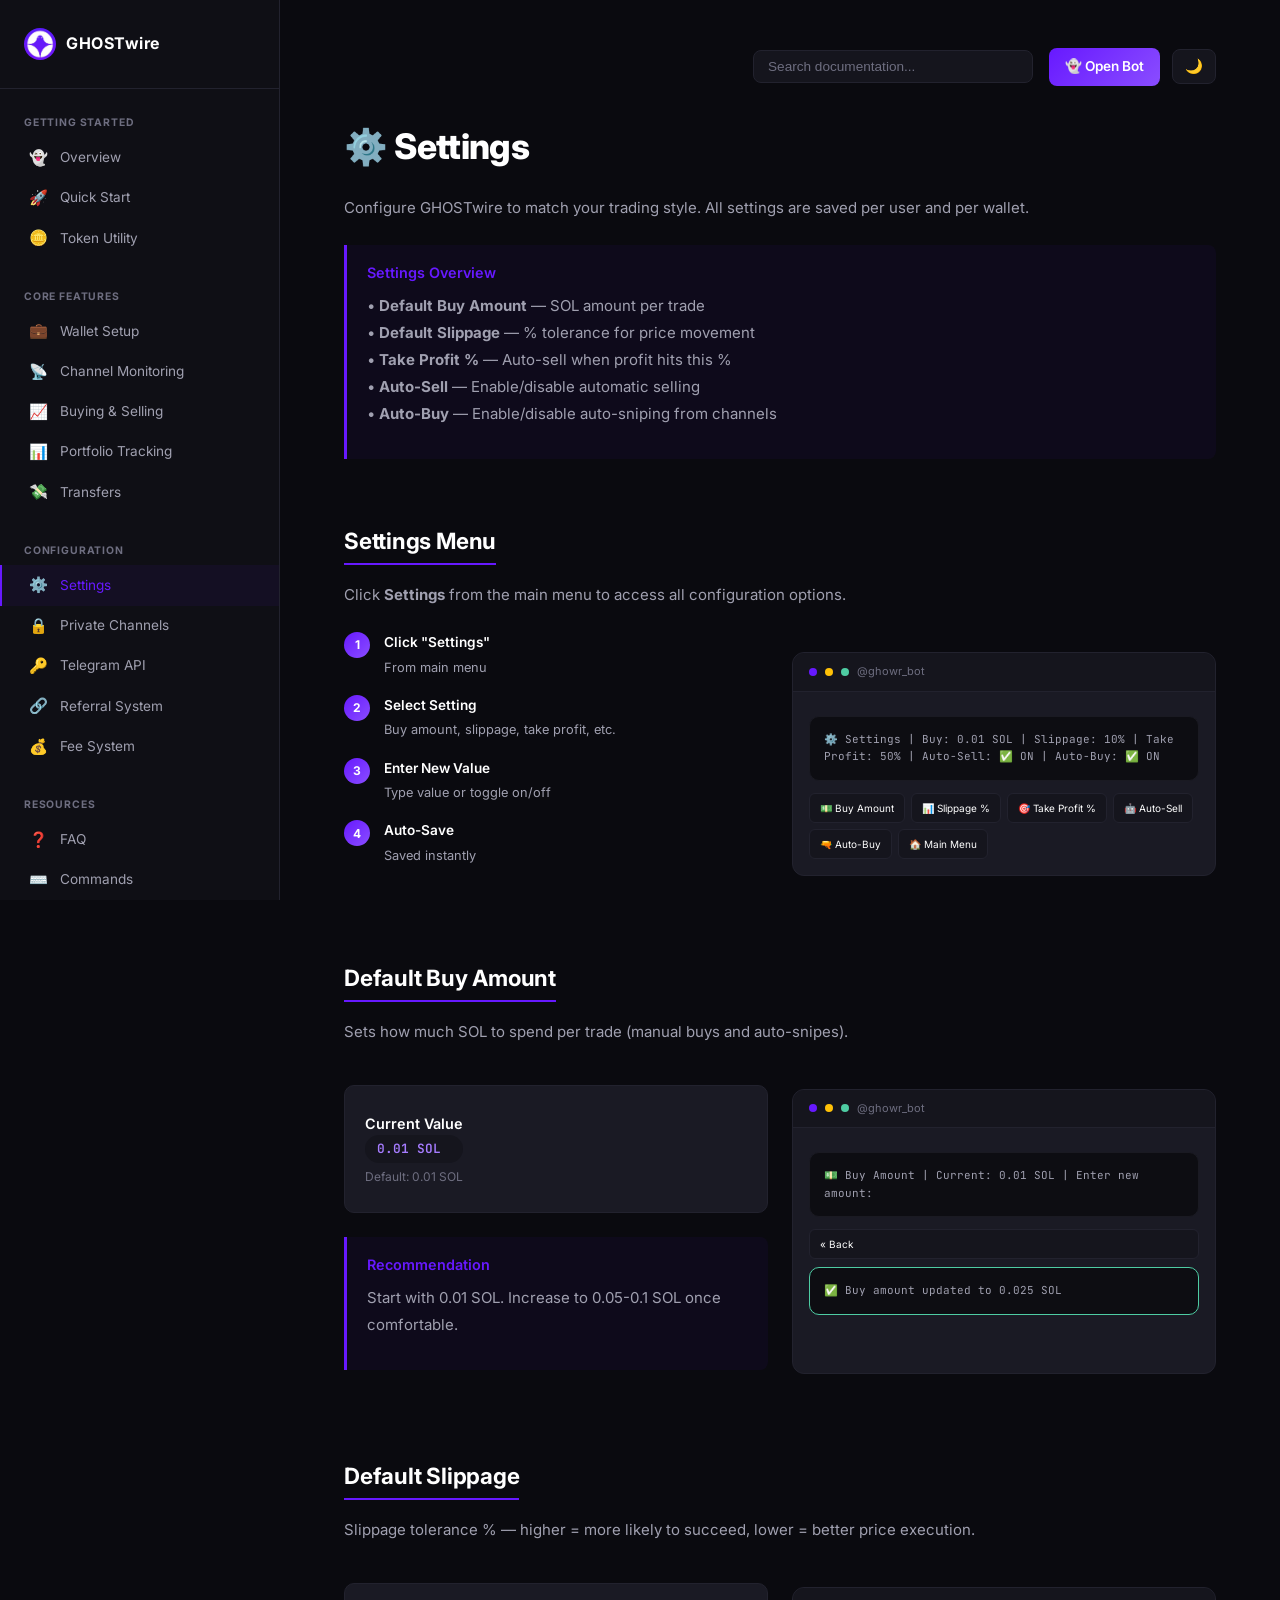
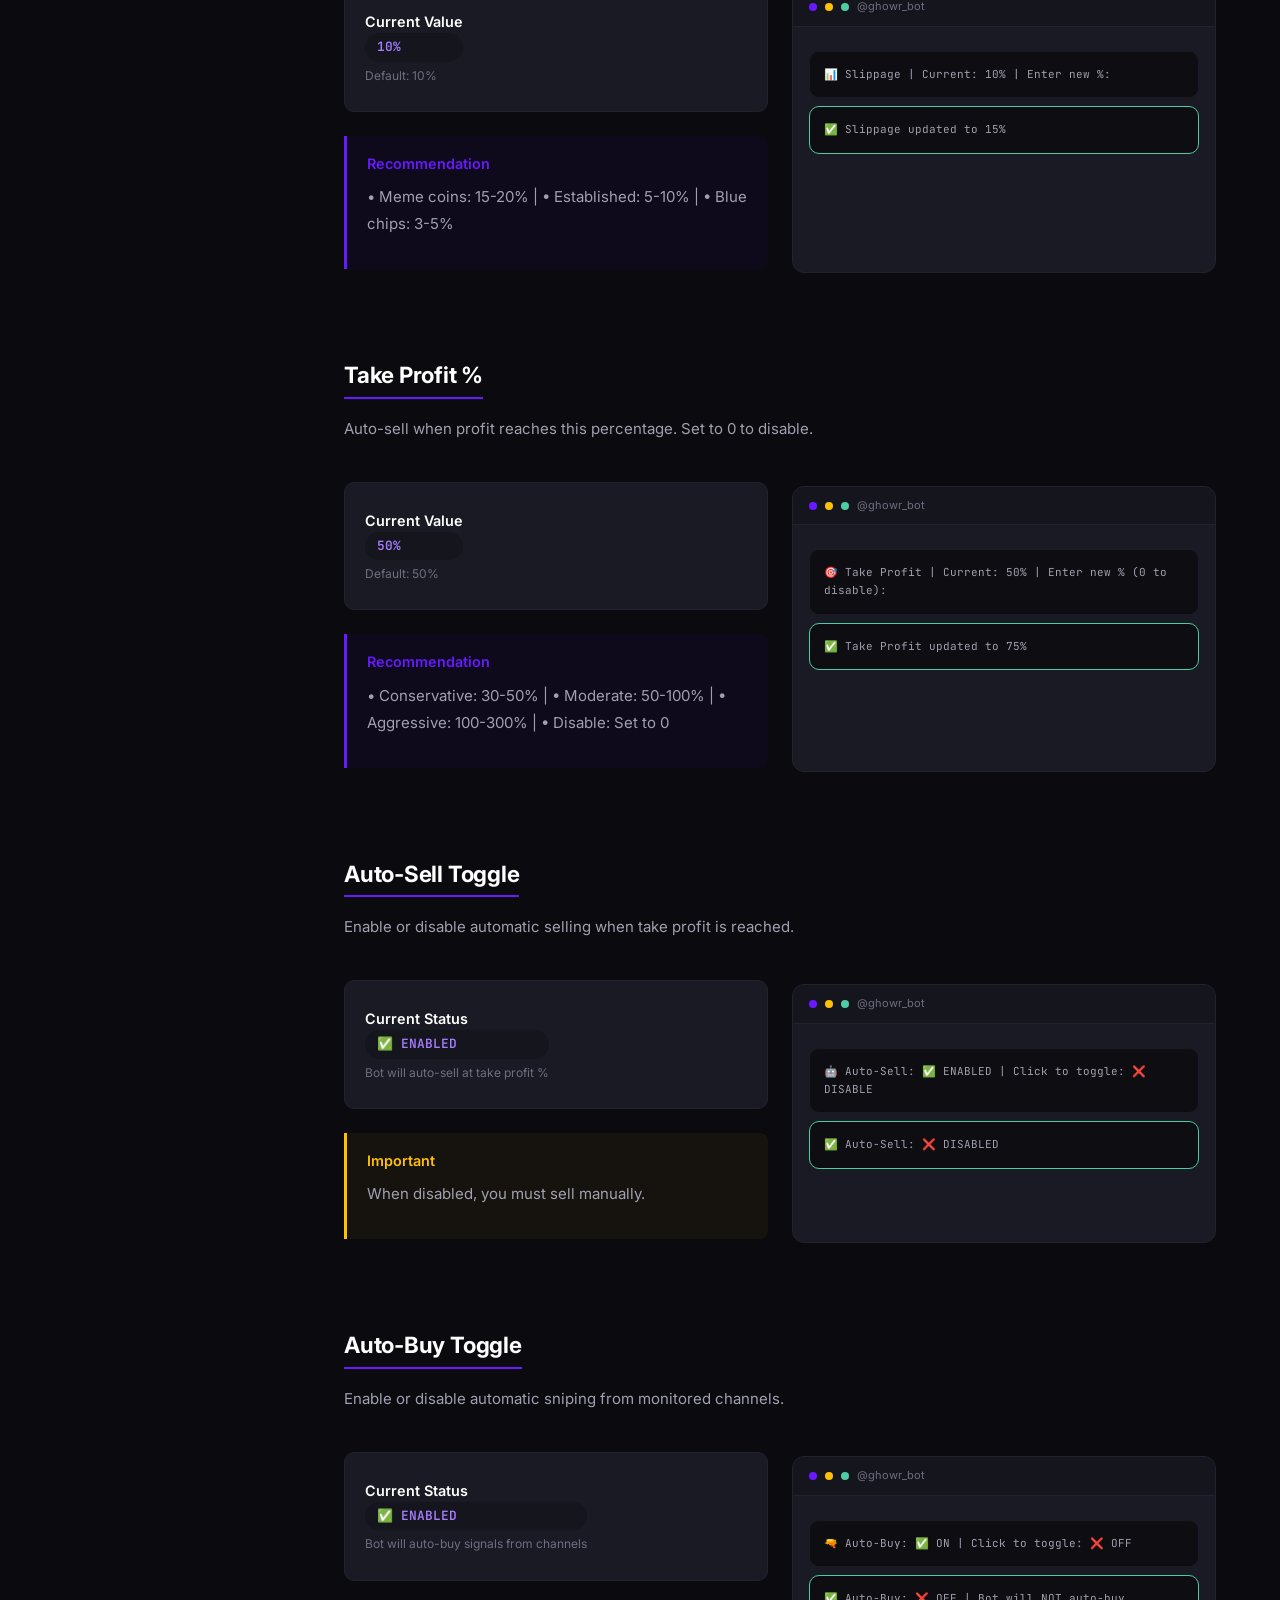
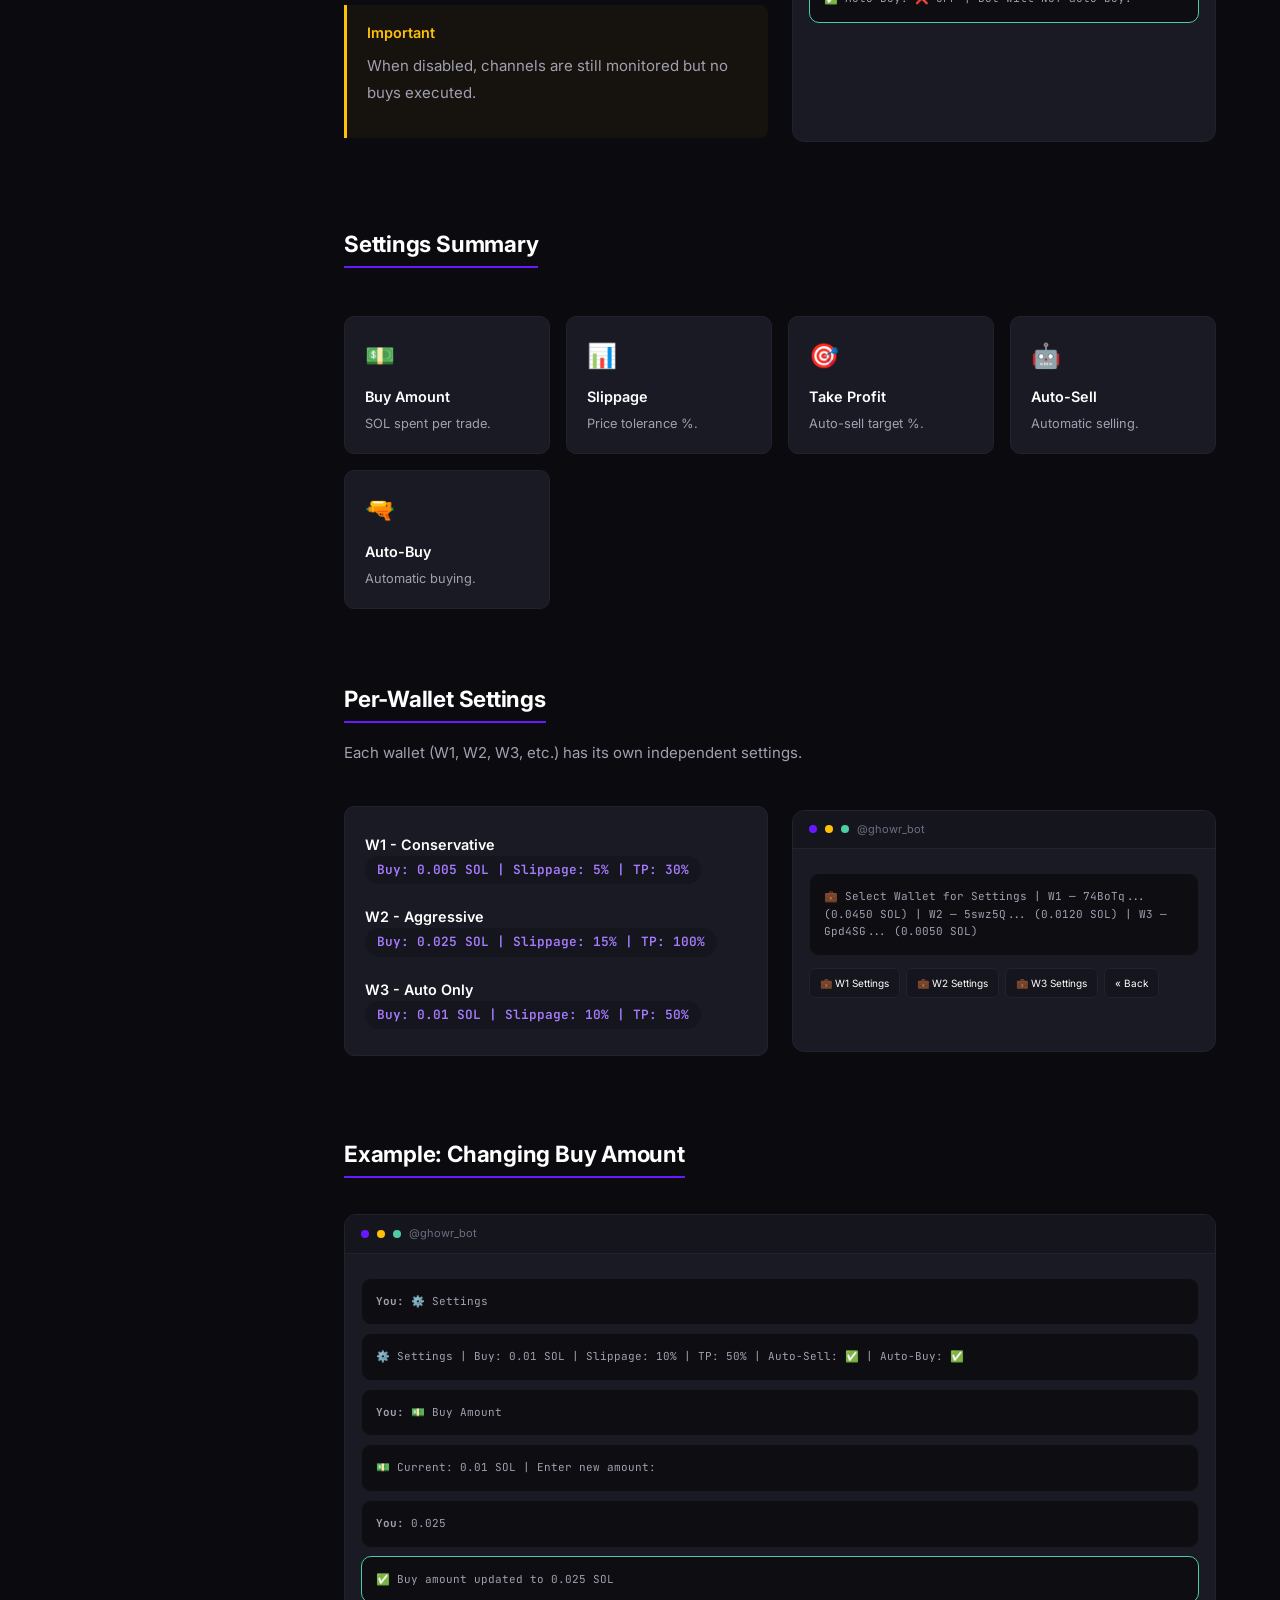
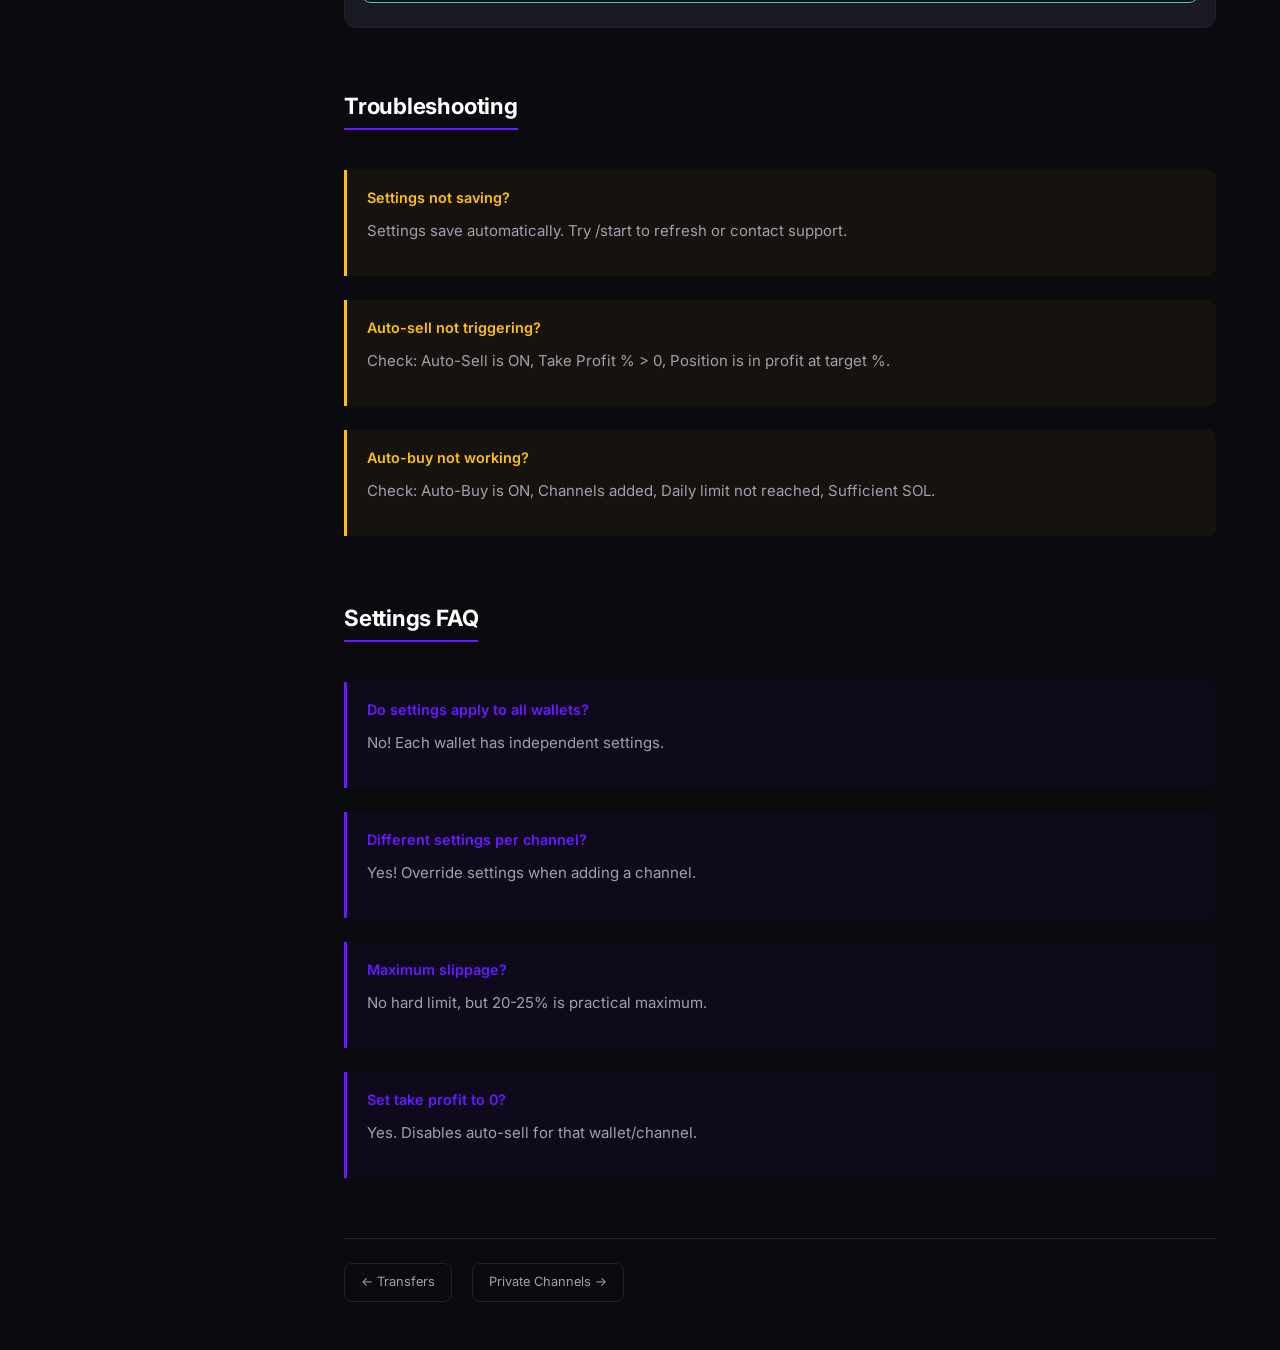
<file: settings.html>
<!DOCTYPE html>
<html lang="en" data-theme="dark">
<head>
    <meta charset="UTF-8">
    <meta name="viewport" content="width=device-width, initial-scale=1.0">
    <title>Settings - GHOSTwire</title>
    
    <!-- Favicon -->
    <link rel="icon" type="image/png" sizes="32x32" href="/assets/images/logo.png">
    <link rel="icon" type="image/png" sizes="16x16" href="/assets/images/logo.png">
    <link rel="apple-touch-icon" sizes="180x180" href="/assets/images/logo.png">
    
    <link href="https://fonts.googleapis.com/css2?family=Inter:wght@400;500;600;700;800&family=JetBrains+Mono:wght@400;500&display=swap" rel="stylesheet">
    <style>
        * { margin: 0; padding: 0; box-sizing: border-box; }

        :root {
            --bg-primary: #0a0a0f; --bg-secondary: #0f0f15; --bg-tertiary: #15151d;
            --bg-card: #1a1a24; --bg-code: #0d0d12;
            --accent-primary: #6719ff; --accent-secondary: #8a4dff;
            --accent-gradient: linear-gradient(135deg, #6719ff, #8a4dff);
            --text-primary: #ffffff; --text-secondary: #a0a0b0; --text-tertiary: #6e6e80;
            --border-primary: #22222e; --border-secondary: #1a1a22;
            --success: #4ecca3; --warning: #ffc107; --danger: #e94560;
            --sidebar-width: 280px;
            --max-content-width: 900px;
            --font-mono: 'JetBrains Mono', 'Fira Code', monospace;
            --font-sans: 'Inter', -apple-system, BlinkMacSystemFont, sans-serif;
        }

        [data-theme="light"] {
            --bg-primary: #ffffff; --bg-secondary: #f8f8fa; --bg-tertiary: #f0f0f2;
            --bg-card: #ffffff; --bg-code: #f5f5f7;
            --text-primary: #1a1a2e; --text-secondary: #5a5a6e; --text-tertiary: #8a8a9e;
            --border-primary: #e0e0e8; --border-secondary: #ececf0;
        }

        html, body { overflow-x: hidden; width: 100%; }
        body { font-family: var(--font-sans); background: var(--bg-primary); color: var(--text-primary); line-height: 1.6; font-size: 15px; }
        .page-wrapper { display: flex; min-height: 100vh; width: 100%; position: relative; justify-content: center; }

        /* Sidebar */
        .sidebar { 
            width: var(--sidebar-width); 
            min-width: var(--sidebar-width); 
            background: var(--bg-secondary); 
            border-right: 1px solid var(--border-primary); 
            position: fixed; 
            top: 0; 
            left: 0; 
            bottom: 0; 
            overflow-y: auto; 
            z-index: 1000; 
            transition: transform 0.3s ease; 
            display: flex; 
            flex-direction: column; 
        }
        .sidebar-header { padding: 28px 24px; border-bottom: 1px solid var(--border-primary); }
        .logo { display: flex; align-items: center; gap: 10px; text-decoration: none; }
        .logo-icon { width: 32px; height: 32px; background: linear-gradient(135deg, #6719ff, #8a4dff); border-radius: 50%; display: flex; align-items: center; justify-content: center; font-size: 18px; }
        .logo-text { font-weight: 700; font-size: 1rem; letter-spacing: 0.5px; color: var(--text-primary); }
        .sidebar-nav { flex: 1; padding: 20px 0; }
        .sidebar-section { margin-bottom: 24px; }
        .sidebar-section-title { padding: 6px 24px; font-size: 0.65rem; text-transform: uppercase; letter-spacing: 0.08em; color: var(--text-tertiary); font-weight: 700; }
        .sidebar-link { 
            display: flex; 
            align-items: center; 
            gap: 10px; 
            padding: 8px 24px; 
            color: var(--text-secondary); 
            transition: all 0.2s; 
            font-size: 0.85rem; 
            text-decoration: none;
            border-left: 2px solid transparent;
        }
        .sidebar-link:hover { color: var(--text-primary); background: var(--bg-tertiary); }
        .sidebar-link.active { 
            color: var(--accent-primary); 
            background: rgba(103, 25, 255, 0.06);
            border-left-color: var(--accent-primary);
        }
        .sidebar-link .icon { font-size: 0.95rem; width: 24px; text-align: center; }
        .sidebar-footer { padding: 20px 24px; border-top: 1px solid var(--border-primary); font-size: 0.7rem; color: var(--text-tertiary); text-align: center; }
        .sidebar-footer a { color: var(--text-tertiary); text-decoration: none; }
        .sidebar-footer a:hover { color: var(--accent-primary); }

        /* Main Content - Centered */
        .main-content { 
            flex: 1; 
            margin-left: var(--sidebar-width); 
            padding: 48px 64px; 
            min-height: 100vh; 
            background: var(--bg-primary);
            display: flex;
            justify-content: center;
        }
        .content-container { 
            max-width: var(--max-content-width); 
            width: 100%; 
        }

        h1 { 
            font-size: 2.2rem; 
            font-weight: 800; 
            margin-bottom: 20px; 
            letter-spacing: -0.02em; 
            color: var(--text-primary); 
        }
        h2 { 
            font-size: 1.4rem; 
            font-weight: 700; 
            margin-top: 40px; 
            margin-bottom: 16px; 
            color: var(--text-primary);
            letter-spacing: -0.01em;
            border-bottom: 2px solid var(--accent-primary);
            display: inline-block;
            padding-bottom: 4px;
        }
        h3 { font-size: 1.1rem; font-weight: 600; margin-top: 28px; margin-bottom: 12px; color: var(--text-primary); }
        h4 { font-size: 0.95rem; font-weight: 600; margin-top: 16px; margin-bottom: 8px; color: var(--text-primary); }
        p { margin-bottom: 16px; color: var(--text-secondary); line-height: 1.8; }
        a { color: var(--accent-primary); text-decoration: none; } 
        a:hover { text-decoration: underline; }
        code { font-family: var(--font-mono); font-size: 0.85em; background: var(--bg-code); padding: 2px 8px; border-radius: 4px; color: #a67cff; }

        /* Top Navigation */
        .top-nav { 
            display: flex; 
            justify-content: flex-end; 
            align-items: center; 
            padding: 0 0 32px 0; 
            gap: 16px; 
            flex-wrap: wrap; 
        }
        .search-wrapper { position: relative; flex: 1; max-width: 280px; min-width: 160px; }
        .search-box { background: var(--bg-tertiary); border: 1px solid var(--border-primary); border-radius: 8px; padding: 8px 14px; color: var(--text-primary); font-size: 0.85rem; width: 100%; transition: all 0.2s; }
        .search-box:focus { outline: none; border-color: var(--accent-primary); }
        .search-box::placeholder { color: var(--text-tertiary); }
        .search-results-dropdown { position: absolute; top: 100%; left: 0; right: 0; background: var(--bg-card); border: 1px solid var(--border-primary); border-radius: 8px; margin-top: 4px; max-height: 300px; overflow-y: auto; z-index: 500; display: none; box-shadow: 0 10px 30px rgba(0,0,0,0.3); }
        .search-results-dropdown a { display: block; padding: 10px 14px; color: var(--text-secondary); text-decoration: none; font-size: 0.85rem; border-bottom: 1px solid var(--border-secondary); }
        .search-results-dropdown a:last-child { border-bottom: none; }
        .search-results-dropdown a:hover { background: var(--bg-tertiary); color: var(--text-primary); text-decoration: none; }
        .top-nav-actions { display: flex; align-items: center; gap: 12px; }
        .theme-toggle { background: var(--bg-tertiary); border: 1px solid var(--border-primary); color: var(--text-primary); padding: 8px 12px; border-radius: 8px; cursor: pointer; font-size: 0.9rem; white-space: nowrap; }
        .open-bot-btn { padding: 8px 16px; background: var(--accent-gradient); color: white; border-radius: 8px; text-decoration: none; font-weight: 600; font-size: 0.85rem; white-space: nowrap; }
        .open-bot-btn:hover { opacity: 0.9; text-decoration: none; }

        /* Callouts */
        .callout { border-left: 3px solid; border-radius: 0 8px 8px 0; padding: 16px 20px; margin: 24px 0; background: var(--bg-card); }
        .callout-info { border-color: #6719ff; background: rgba(103, 25, 255, 0.05); }
        .callout-warning { border-color: #ffc107; background: rgba(255, 193, 7, 0.05); }
        .callout-success { border-color: #4ecca3; background: rgba(78, 204, 163, 0.05); }
        .callout-title { font-weight: 600; margin-bottom: 8px; font-size: 0.9rem; }
        .callout-info .callout-title { color: #6719ff; } 
        .callout-warning .callout-title { color: #ffc107; } 
        .callout-success .callout-title { color: #4ecca3; }

        /* Bot Preview */
        .bot-preview { background: var(--bg-card); border: 1px solid var(--border-primary); border-radius: 12px; overflow: hidden; margin: 20px 0; }
        .bot-preview-header { background: var(--bg-tertiary); padding: 10px 16px; display: flex; align-items: center; gap: 8px; font-size: 11px; color: var(--text-tertiary); border-bottom: 1px solid var(--border-primary); }
        .bot-preview-header .dot { width: 8px; height: 8px; border-radius: 50%; }
        .dot-red { background: #6719ff; } .dot-yellow { background: #ffc107; } .dot-green { background: #4ecca3; }
        .bot-preview-body { padding: 16px; }
        .bot-message { background: var(--bg-code); border-radius: 10px; padding: 14px; margin: 8px 0; color: var(--text-secondary); font-family: var(--font-mono); font-size: 11px; white-space: pre-wrap; word-break: break-word; border: 1px solid var(--border-secondary); }
        .bot-message.success { border-color: #4ecca3; }
        .bot-buttons { display: flex; flex-wrap: wrap; gap: 6px; margin-top: 12px; }
        .bot-button { background: var(--bg-tertiary); border: 1px solid var(--border-primary); color: var(--text-primary); padding: 6px 10px; border-radius: 6px; font-size: 10px; cursor: default; }
        .bot-button:hover { border-color: var(--accent-primary); }

        /* Steps */
        .step-with-preview { 
            display: grid; 
            grid-template-columns: 1fr 1fr; 
            gap: 24px; 
            margin: 24px 0; 
        }
        .step-with-preview > div { min-width: 0; }
        .steps { counter-reset: step; list-style: none; padding: 0; }
        .step { counter-increment: step; position: relative; padding-left: 40px; margin-bottom: 16px; }
        .step::before { content: counter(step); position: absolute; left: 0; top: 0; width: 26px; height: 26px; background: var(--accent-gradient); border-radius: 50%; display: flex; align-items: center; justify-content: center; font-weight: 700; font-size: 0.75rem; color: white; }
        .step-title { font-weight: 600; font-size: 0.85rem; margin-bottom: 2px; }
        .step p { font-size: 0.8rem; margin-bottom: 0; }

        /* Card Grid */
        .card-grid { 
            display: grid; 
            grid-template-columns: repeat(auto-fill, minmax(180px, 1fr)); 
            gap: 16px; 
            margin: 32px 0; 
        }
        .card { 
            background: var(--bg-card); 
            border: 1px solid var(--border-primary); 
            border-radius: 10px; 
            padding: 20px; 
            transition: all 0.2s; 
        }
        .card:hover { border-color: var(--accent-primary); transform: translateY(-2px); }
        .card-icon { font-size: 1.5rem; margin-bottom: 10px; }
        .card-title { font-weight: 600; margin-bottom: 6px; font-size: 0.9rem; }
        .card-desc { color: var(--text-secondary); font-size: 0.8rem; line-height: 1.5; }

        /* Settings */
        .settings-card { 
            background: var(--bg-card); 
            border: 1px solid var(--border-primary); 
            border-radius: 10px; 
            padding: 16px 20px; 
            margin: 16px 0; 
        }
        .settings-row { 
            display: flex; 
            justify-content: space-between; 
            align-items: center; 
            padding: 10px 0; 
            border-bottom: 1px solid var(--border-secondary); 
            flex-wrap: wrap; 
            gap: 10px; 
        }
        .settings-row:last-child { border-bottom: none; }
        .settings-label { font-weight: 600; color: var(--text-primary); font-size: 0.9rem; }
        .settings-value { 
            font-family: var(--font-mono); 
            color: #a67cff; 
            background: var(--bg-tertiary); 
            padding: 4px 12px; 
            border-radius: 20px; 
            font-size: 0.8rem; 
            font-weight: 600;
        }
        .settings-desc { font-size: 0.75rem; color: var(--text-tertiary); margin-top: 4px; }

        ul { color: var(--text-secondary); padding-left: 20px; margin-bottom: 16px; line-height: 1.8; }
        li { margin-bottom: 6px; font-size: 0.85rem; }

        .page-footer { margin-top: 60px; padding-top: 24px; border-top: 1px solid var(--border-primary); display: flex; justify-content: space-between; flex-wrap: wrap; gap: 16px; }
        .footer-nav { display: flex; gap: 20px; flex-wrap: wrap; }
        .footer-nav a { display: flex; align-items: center; gap: 8px; padding: 8px 16px; border: 1px solid var(--border-primary); border-radius: 8px; text-decoration: none; color: var(--text-secondary); font-size: 0.8rem; }
        .footer-nav a:hover { border-color: var(--accent-primary); color: var(--accent-primary); text-decoration: none; }

        /* Sidebar Overlay */
        .sidebar-overlay { display: none; position: fixed; inset: 0; background: rgba(0,0,0,0.5); z-index: 999; }
        .sidebar-overlay.active { display: block; }
        .mobile-menu-btn { display: none; position: fixed; top: 16px; left: 16px; z-index: 1100; background: var(--bg-card); border: 1px solid var(--border-primary); color: var(--text-primary); padding: 10px 14px; border-radius: 8px; cursor: pointer; font-size: 1.2rem; width: 44px; height: 44px; display: flex; align-items: center; justify-content: center; }

        @media (max-width: 1024px) { 
            .sidebar { transform: translateX(-100%); } 
            .sidebar.open { transform: translateX(0); } 
            .main-content { margin-left: 0 !important; padding: 20px !important; } 
            .mobile-menu-btn { display: flex !important; } 
            .sidebar-overlay.active { display: block; } 
            .top-nav { padding-left: 60px !important; padding-top: 8px !important; } 
        }
        @media (max-width: 768px) { 
            .main-content { padding: 16px !important; } 
            .top-nav { flex-direction: column; align-items: stretch; padding-left: 60px !important; padding-top: 8px !important; gap: 10px; } 
            .search-wrapper { max-width: 100%; width: 100%; order: 1; } 
            .top-nav-actions { order: 2; justify-content: flex-end; } 
            .step-with-preview { grid-template-columns: 1fr; } 
            .step-with-preview > div { min-width: 100%; } 
            .card-grid { grid-template-columns: 1fr 1fr; } 
            .card { min-width: 100%; } 
            .settings-row { flex-direction: column; align-items: flex-start; } 
            .footer-nav { flex-direction: column; width: 100%; } 
            .footer-nav a { justify-content: center; } 
        }
        @media (max-width: 480px) { 
            .main-content { padding: 12px !important; } 
            .top-nav { padding-left: 56px !important; padding-top: 6px !important; gap: 8px; } 
            .mobile-menu-btn { top: 12px; left: 12px; width: 40px; height: 40px; } 
            .card-grid { grid-template-columns: 1fr; } 
        }
        @media (min-width: 1025px) { 
            .mobile-menu-btn { display: none !important; } 
            .top-nav { padding-left: 0 !important; } 
        }
    </style>
</head>
<body>
    <div class="sidebar-overlay" id="sidebar-overlay"></div>
    <div class="page-wrapper">
        <button class="mobile-menu-btn" id="mobile-menu-btn" aria-label="Toggle menu">☰</button>
        
        <aside class="sidebar" id="sidebar">
            <div class="sidebar-header">
                <a href="/" class="logo">
                    <div class="logo-icon" style="background-image: url('/assets/images/logo.png'); background-size: cover; background-position: center; width: 32px; height: 32px; border-radius: 50%;"></div>
                    <span class="logo-text">GHOSTwire</span>
                </a>
            </div>
            <nav class="sidebar-nav">
                <div class="sidebar-section">
                    <div class="sidebar-section-title">Getting Started</div>
                    <a href="/" class="sidebar-link"><span class="icon">👻</span> Overview</a>
                    <a href="/getting-started" class="sidebar-link"><span class="icon">🚀</span> Quick Start</a>
<a href="/token-utility" class="sidebar-link"><span class="icon">🪙</span> Token Utility</a>
                </div>
                <div class="sidebar-section">
                    <div class="sidebar-section-title">Core Features</div>
                    <a href="/wallet" class="sidebar-link"><span class="icon">💼</span> Wallet Setup</a>
                    <a href="/channels" class="sidebar-link"><span class="icon">📡</span> Channel Monitoring</a>
                    <a href="/trading" class="sidebar-link"><span class="icon">📈</span> Buying & Selling</a>
                    <a href="/portfolio" class="sidebar-link"><span class="icon">📊</span> Portfolio Tracking</a>
                    <a href="/transfers" class="sidebar-link"><span class="icon">💸</span> Transfers</a>
                </div>
                <div class="sidebar-section">
                    <div class="sidebar-section-title">Configuration</div>
                    <a href="/settings" class="sidebar-link active"><span class="icon">⚙️</span> Settings</a>
                    <a href="/private-channels" class="sidebar-link"><span class="icon">🔒</span> Private Channels</a>
                    <a href="/api" class="sidebar-link"><span class="icon">🔑</span> Telegram API</a>
                    <a href="/referrals" class="sidebar-link"><span class="icon">🔗</span> Referral System</a>
                    <a href="/fees" class="sidebar-link"><span class="icon">💰</span> Fee System</a>
                </div>
                <div class="sidebar-section">
                    <div class="sidebar-section-title">Resources</div>
                    <a href="/faq" class="sidebar-link"><span class="icon">❓</span> FAQ</a>
                    <a href="/commands" class="sidebar-link"><span class="icon">⌨️</span> Commands</a>
                </div>
            </nav>
            <div class="sidebar-footer">
                <p>© 2026 GHOSTwire</p>
                <p><a href="https://t.me/ghowr_bot" target="_blank">@ghowr_bot</a></p>
                <p style="margin-top: 4px;"><a href="https://www.ghostwirebot.tech/" target="_blank" style="color: var(--accent-primary);">🌐 ghostwirebot.tech</a></p>
            </div>
        </aside>
        
        <main class="main-content">
            <div class="content-container">
                <div class="top-nav">
                    <div class="search-wrapper"><input type="text" class="search-box" id="search-box" placeholder="Search documentation..."><div class="search-results-dropdown" id="search-results"></div></div>
                    <div class="top-nav-actions"><a href="https://t.me/ghowr_bot" target="_blank" class="open-bot-btn">👻 Open Bot</a><button class="theme-toggle" id="theme-toggle" aria-label="Toggle theme">🌙</button></div>
                </div>

                <h1>⚙️ Settings</h1>
                <p>Configure GHOSTwire to match your trading style. All settings are saved per user and per wallet.</p>

                <div class="callout callout-info">
                    <div class="callout-title">Settings Overview</div>
                    <p>• <strong>Default Buy Amount</strong> — SOL amount per trade<br>• <strong>Default Slippage</strong> — % tolerance for price movement<br>• <strong>Take Profit %</strong> — Auto-sell when profit hits this %<br>• <strong>Auto-Sell</strong> — Enable/disable automatic selling<br>• <strong>Auto-Buy</strong> — Enable/disable auto-sniping from channels</p>
                </div>

                <h2>Settings Menu</h2>
                <p>Click <strong>Settings</strong> from the main menu to access all configuration options.</p>
                <div class="step-with-preview">
                    <div>
                        <div class="steps">
                            <div class="step"><div class="step-title">Click "Settings"</div><p>From main menu</p></div>
                            <div class="step"><div class="step-title">Select Setting</div><p>Buy amount, slippage, take profit, etc.</p></div>
                            <div class="step"><div class="step-title">Enter New Value</div><p>Type value or toggle on/off</p></div>
                            <div class="step"><div class="step-title">Auto-Save</div><p>Saved instantly</p></div>
                        </div>
                    </div>
                    <div class="bot-preview">
                        <div class="bot-preview-header"><span class="dot dot-red"></span><span class="dot dot-yellow"></span><span class="dot dot-green"></span><span>@ghowr_bot</span></div>
                        <div class="bot-preview-body">
                            <div class="bot-message">⚙️ Settings | Buy: 0.01 SOL | Slippage: 10% | Take Profit: 50% | Auto-Sell: ✅ ON | Auto-Buy: ✅ ON</div>
                            <div class="bot-buttons">
                                <div class="bot-button">💵 Buy Amount</div>
                                <div class="bot-button">📊 Slippage %</div>
                                <div class="bot-button">🎯 Take Profit %</div>
                                <div class="bot-button">🤖 Auto-Sell</div>
                                <div class="bot-button">🔫 Auto-Buy</div>
                                <div class="bot-button">🏠 Main Menu</div>
                            </div>
                        </div>
                    </div>
                </div>

                <h2>Default Buy Amount</h2>
                <p>Sets how much SOL to spend per trade (manual buys and auto-snipes).</p>
                <div class="step-with-preview">
                    <div>
                        <div class="settings-card">
                            <div class="settings-row">
                                <div>
                                    <div class="settings-label">Current Value</div>
                                    <div class="settings-value">0.01 SOL</div>
                                    <div class="settings-desc">Default: 0.01 SOL</div>
                                </div>
                            </div>
                        </div>
                        <div class="callout callout-info">
                            <div class="callout-title">Recommendation</div>
                            <p>Start with 0.01 SOL. Increase to 0.05-0.1 SOL once comfortable.</p>
                        </div>
                    </div>
                    <div class="bot-preview">
                        <div class="bot-preview-header"><span class="dot dot-red"></span><span class="dot dot-yellow"></span><span class="dot dot-green"></span><span>@ghowr_bot</span></div>
                        <div class="bot-preview-body">
                            <div class="bot-message">💵 Buy Amount | Current: 0.01 SOL | Enter new amount:</div>
                            <div class="bot-buttons"><div class="bot-button" style="width:100%;">« Back</div></div>
                            <div class="bot-message success">✅ Buy amount updated to 0.025 SOL</div>
                        </div>
                    </div>
                </div>

                <h2>Default Slippage</h2>
                <p>Slippage tolerance % — higher = more likely to succeed, lower = better price execution.</p>
                <div class="step-with-preview">
                    <div>
                        <div class="settings-card">
                            <div class="settings-row">
                                <div>
                                    <div class="settings-label">Current Value</div>
                                    <div class="settings-value">10%</div>
                                    <div class="settings-desc">Default: 10%</div>
                                </div>
                            </div>
                        </div>
                        <div class="callout callout-info">
                            <div class="callout-title">Recommendation</div>
                            <p>• Meme coins: 15-20% | • Established: 5-10% | • Blue chips: 3-5%</p>
                        </div>
                    </div>
                    <div class="bot-preview">
                        <div class="bot-preview-header"><span class="dot dot-red"></span><span class="dot dot-yellow"></span><span class="dot dot-green"></span><span>@ghowr_bot</span></div>
                        <div class="bot-preview-body">
                            <div class="bot-message">📊 Slippage | Current: 10% | Enter new %:</div>
                            <div class="bot-message success">✅ Slippage updated to 15%</div>
                        </div>
                    </div>
                </div>

                <h2>Take Profit %</h2>
                <p>Auto-sell when profit reaches this percentage. Set to 0 to disable.</p>
                <div class="step-with-preview">
                    <div>
                        <div class="settings-card">
                            <div class="settings-row">
                                <div>
                                    <div class="settings-label">Current Value</div>
                                    <div class="settings-value">50%</div>
                                    <div class="settings-desc">Default: 50%</div>
                                </div>
                            </div>
                        </div>
                        <div class="callout callout-info">
                            <div class="callout-title">Recommendation</div>
                            <p>• Conservative: 30-50% | • Moderate: 50-100% | • Aggressive: 100-300% | • Disable: Set to 0</p>
                        </div>
                    </div>
                    <div class="bot-preview">
                        <div class="bot-preview-header"><span class="dot dot-red"></span><span class="dot dot-yellow"></span><span class="dot dot-green"></span><span>@ghowr_bot</span></div>
                        <div class="bot-preview-body">
                            <div class="bot-message">🎯 Take Profit | Current: 50% | Enter new % (0 to disable):</div>
                            <div class="bot-message success">✅ Take Profit updated to 75%</div>
                        </div>
                    </div>
                </div>

                <h2>Auto-Sell Toggle</h2>
                <p>Enable or disable automatic selling when take profit is reached.</p>
                <div class="step-with-preview">
                    <div>
                        <div class="settings-card">
                            <div class="settings-row">
                                <div>
                                    <div class="settings-label">Current Status</div>
                                    <div class="settings-value">✅ ENABLED</div>
                                    <div class="settings-desc">Bot will auto-sell at take profit %</div>
                                </div>
                            </div>
                        </div>
                        <div class="callout callout-warning">
                            <div class="callout-title">Important</div>
                            <p>When disabled, you must sell manually.</p>
                        </div>
                    </div>
                    <div class="bot-preview">
                        <div class="bot-preview-header"><span class="dot dot-red"></span><span class="dot dot-yellow"></span><span class="dot dot-green"></span><span>@ghowr_bot</span></div>
                        <div class="bot-preview-body">
                            <div class="bot-message">🤖 Auto-Sell: ✅ ENABLED | Click to toggle: ❌ DISABLE</div>
                            <div class="bot-message success">✅ Auto-Sell: ❌ DISABLED</div>
                        </div>
                    </div>
                </div>

                <h2>Auto-Buy Toggle</h2>
                <p>Enable or disable automatic sniping from monitored channels.</p>
                <div class="step-with-preview">
                    <div>
                        <div class="settings-card">
                            <div class="settings-row">
                                <div>
                                    <div class="settings-label">Current Status</div>
                                    <div class="settings-value">✅ ENABLED</div>
                                    <div class="settings-desc">Bot will auto-buy signals from channels</div>
                                </div>
                            </div>
                        </div>
                        <div class="callout callout-warning">
                            <div class="callout-title">Important</div>
                            <p>When disabled, channels are still monitored but no buys executed.</p>
                        </div>
                    </div>
                    <div class="bot-preview">
                        <div class="bot-preview-header"><span class="dot dot-red"></span><span class="dot dot-yellow"></span><span class="dot dot-green"></span><span>@ghowr_bot</span></div>
                        <div class="bot-preview-body">
                            <div class="bot-message">🔫 Auto-Buy: ✅ ON | Click to toggle: ❌ OFF</div>
                            <div class="bot-message success">✅ Auto-Buy: ❌ OFF | Bot will NOT auto-buy.</div>
                        </div>
                    </div>
                </div>

                <h2>Settings Summary</h2>
                <div class="card-grid">
                    <div class="card"><div class="card-icon">💵</div><div class="card-title">Buy Amount</div><div class="card-desc">SOL spent per trade.</div></div>
                    <div class="card"><div class="card-icon">📊</div><div class="card-title">Slippage</div><div class="card-desc">Price tolerance %.</div></div>
                    <div class="card"><div class="card-icon">🎯</div><div class="card-title">Take Profit</div><div class="card-desc">Auto-sell target %.</div></div>
                    <div class="card"><div class="card-icon">🤖</div><div class="card-title">Auto-Sell</div><div class="card-desc">Automatic selling.</div></div>
                    <div class="card"><div class="card-icon">🔫</div><div class="card-title">Auto-Buy</div><div class="card-desc">Automatic buying.</div></div>
                </div>

                <h2>Per-Wallet Settings</h2>
                <p>Each wallet (W1, W2, W3, etc.) has its own independent settings.</p>
                <div class="step-with-preview">
                    <div>
                        <div class="settings-card">
                            <div class="settings-row">
                                <div>
                                    <div class="settings-label">W1 - Conservative</div>
                                    <div class="settings-value">Buy: 0.005 SOL | Slippage: 5% | TP: 30%</div>
                                </div>
                            </div>
                            <div class="settings-row">
                                <div>
                                    <div class="settings-label">W2 - Aggressive</div>
                                    <div class="settings-value">Buy: 0.025 SOL | Slippage: 15% | TP: 100%</div>
                                </div>
                            </div>
                            <div class="settings-row">
                                <div>
                                    <div class="settings-label">W3 - Auto Only</div>
                                    <div class="settings-value">Buy: 0.01 SOL | Slippage: 10% | TP: 50%</div>
                                </div>
                            </div>
                        </div>
                    </div>
                    <div class="bot-preview">
                        <div class="bot-preview-header"><span class="dot dot-red"></span><span class="dot dot-yellow"></span><span class="dot dot-green"></span><span>@ghowr_bot</span></div>
                        <div class="bot-preview-body">
                            <div class="bot-message">💼 Select Wallet for Settings | W1 — 74BoTq... (0.0450 SOL) | W2 — 5swz5Q... (0.0120 SOL) | W3 — Gpd4SG... (0.0050 SOL)</div>
                            <div class="bot-buttons">
                                <div class="bot-button">💼 W1 Settings</div>
                                <div class="bot-button">💼 W2 Settings</div>
                                <div class="bot-button">💼 W3 Settings</div>
                                <div class="bot-button">« Back</div>
                            </div>
                        </div>
                    </div>
                </div>

                <h2>Example: Changing Buy Amount</h2>
                <div class="bot-preview">
                    <div class="bot-preview-header"><span class="dot dot-red"></span><span class="dot dot-yellow"></span><span class="dot dot-green"></span><span>@ghowr_bot</span></div>
                    <div class="bot-preview-body">
                        <div class="bot-message"><b>You:</b> ⚙️ Settings</div>
                        <div class="bot-message">⚙️ Settings | Buy: 0.01 SOL | Slippage: 10% | TP: 50% | Auto-Sell: ✅ | Auto-Buy: ✅</div>
                        <div class="bot-message"><b>You:</b> 💵 Buy Amount</div>
                        <div class="bot-message">💵 Current: 0.01 SOL | Enter new amount:</div>
                        <div class="bot-message"><b>You:</b> 0.025</div>
                        <div class="bot-message success">✅ Buy amount updated to 0.025 SOL</div>
                    </div>
                </div>

                <h2>Troubleshooting</h2>
                <div class="callout callout-warning"><div class="callout-title">Settings not saving?</div><p>Settings save automatically. Try /start to refresh or contact support.</p></div>
                <div class="callout callout-warning"><div class="callout-title">Auto-sell not triggering?</div><p>Check: Auto-Sell is ON, Take Profit % > 0, Position is in profit at target %.</p></div>
                <div class="callout callout-warning"><div class="callout-title">Auto-buy not working?</div><p>Check: Auto-Buy is ON, Channels added, Daily limit not reached, Sufficient SOL.</p></div>

                <h2>Settings FAQ</h2>
                <div class="callout callout-info"><div class="callout-title">Do settings apply to all wallets?</div><p>No! Each wallet has independent settings.</p></div>
                <div class="callout callout-info"><div class="callout-title">Different settings per channel?</div><p>Yes! Override settings when adding a channel.</p></div>
                <div class="callout callout-info"><div class="callout-title">Maximum slippage?</div><p>No hard limit, but 20-25% is practical maximum.</p></div>
                <div class="callout callout-info"><div class="callout-title">Set take profit to 0?</div><p>Yes. Disables auto-sell for that wallet/channel.</p></div>

                <div class="page-footer">
                    <div class="footer-nav">
                        <a href="/transfers">← Transfers</a>
                        <a href="/private-channels">Private Channels →</a>
                    </div>
                </div>
            </div>
        </main>
    </div>

    <script>
        function initTheme() { 
            var savedTheme = localStorage.getItem('theme') || 'dark'; 
            document.documentElement.setAttribute('data-theme', savedTheme); 
            var toggleBtn = document.getElementById('theme-toggle'); 
            if (toggleBtn) { 
                toggleBtn.addEventListener('click', function() { 
                    var current = document.documentElement.getAttribute('data-theme'); 
                    var next = current === 'dark' ? 'light' : 'dark'; 
                    document.documentElement.setAttribute('data-theme', next); 
                    localStorage.setItem('theme', next); 
                    toggleBtn.textContent = next === 'dark' ? '🌙' : '☀️'; 
                }); 
                toggleBtn.textContent = savedTheme === 'dark' ? '🌙' : '☀️'; 
            } 
        }
        function initSidebar() { 
            var sidebar = document.getElementById('sidebar'); 
            var menuBtn = document.getElementById('mobile-menu-btn'); 
            var overlay = document.getElementById('sidebar-overlay'); 
            function openSidebar() { sidebar.classList.add('open'); overlay.classList.add('active'); document.body.style.overflow = 'hidden'; } 
            function closeSidebar() { sidebar.classList.remove('open'); overlay.classList.remove('active'); document.body.style.overflow = ''; } 
            if (menuBtn) menuBtn.addEventListener('click', openSidebar); 
            if (overlay) overlay.addEventListener('click', closeSidebar); 
            sidebar.querySelectorAll('.sidebar-link').forEach(function(link) { link.addEventListener('click', function() { if (window.innerWidth <= 1024) closeSidebar(); }); }); 
            window.addEventListener('resize', function() { if (window.innerWidth > 1024) closeSidebar(); }); 
        }
        function initSearch() { 
            var searchBox = document.getElementById('search-box'); 
            var searchResults = document.getElementById('search-results'); 
            if (!searchBox || !searchResults) return; 
            var searchData = [
                { title: 'Overview', url: '/' }, 
                { title: 'Quick Start', url: '/getting-started' },
                { title: 'Wallet Setup', url: '/wallet' }, 
                { title: 'Channel Monitoring', url: '/channels' },
                { title: 'Buying & Selling', url: '/trading' }, 
                { title: 'Portfolio Tracking', url: '/portfolio' },
                { title: 'Transfers', url: '/transfers' }, 
                { title: 'Settings', url: '/settings' },
                { title: 'Private Channels', url: '/private-channels' }, 
                { title: 'Referral System', url: '/referrals' },
                { title: 'Fee System', url: '/fees' }, 
                { title: 'FAQ', url: '/faq' }, 
                { title: 'Commands', url: '/commands' }
            ]; 
            searchBox.addEventListener('input', function(e) { 
                var query = e.target.value.toLowerCase().trim(); 
                if (query.length > 0) { 
                    var results = searchData.filter(function(d) { return d.title.toLowerCase().indexOf(query) !== -1; }); 
                    if (results.length > 0) { var html = ''; results.forEach(function(r) { html += '<a href="'+r.url+'">'+r.title+'</a>'; }); searchResults.innerHTML = html; searchResults.style.display = 'block'; } 
                    else { searchResults.innerHTML = '<div style="padding:12px;color:var(--text-tertiary);font-size:0.85rem;">No results</div>'; searchResults.style.display = 'block'; } 
                } else { searchResults.style.display = 'none'; } 
            }); 
            document.addEventListener('click', function(e) { if (!searchBox.contains(e.target) && !searchResults.contains(e.target)) searchResults.style.display = 'none'; }); 
            document.addEventListener('keydown', function(e) { if (e.key === 'Escape') { searchResults.style.display = 'none'; searchBox.blur(); } }); 
        }
        document.addEventListener('DOMContentLoaded', function() { initTheme(); initSidebar(); initSearch(); });
    </script>
</body>
</html>
</file>
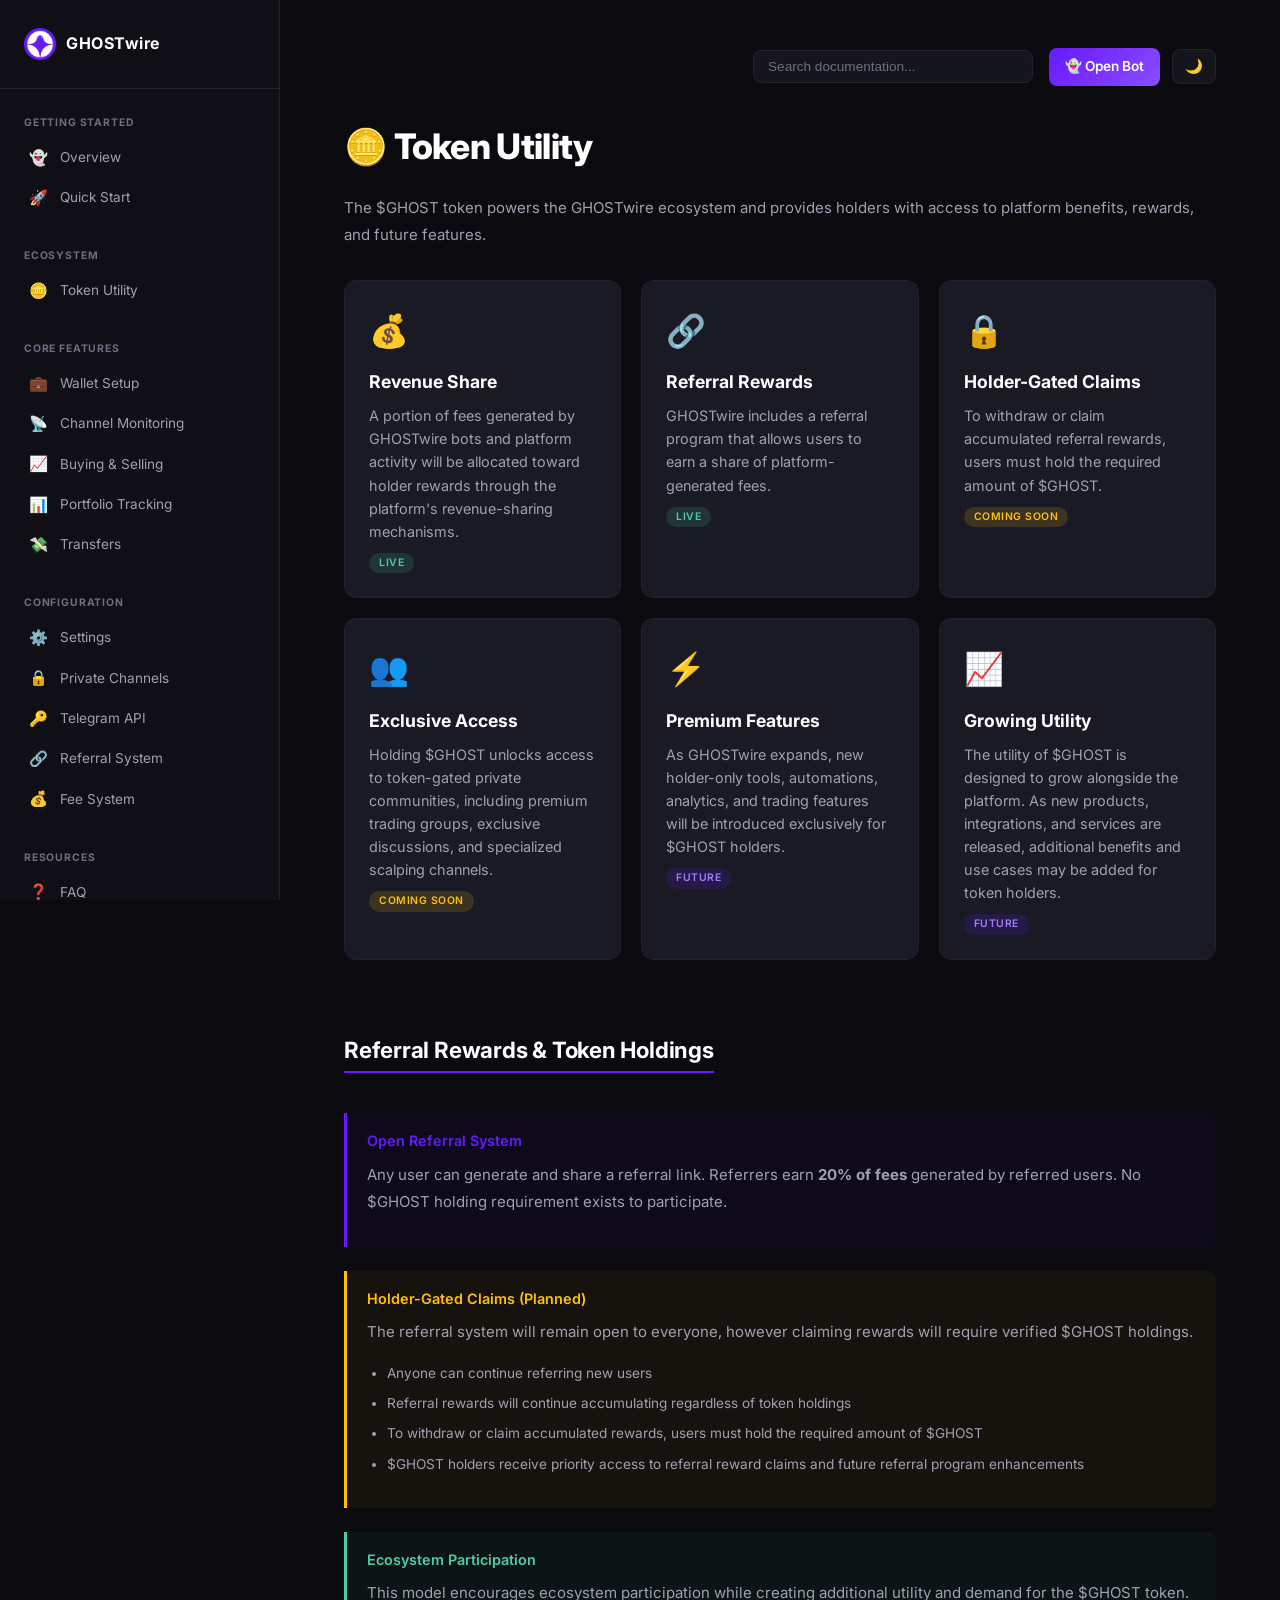
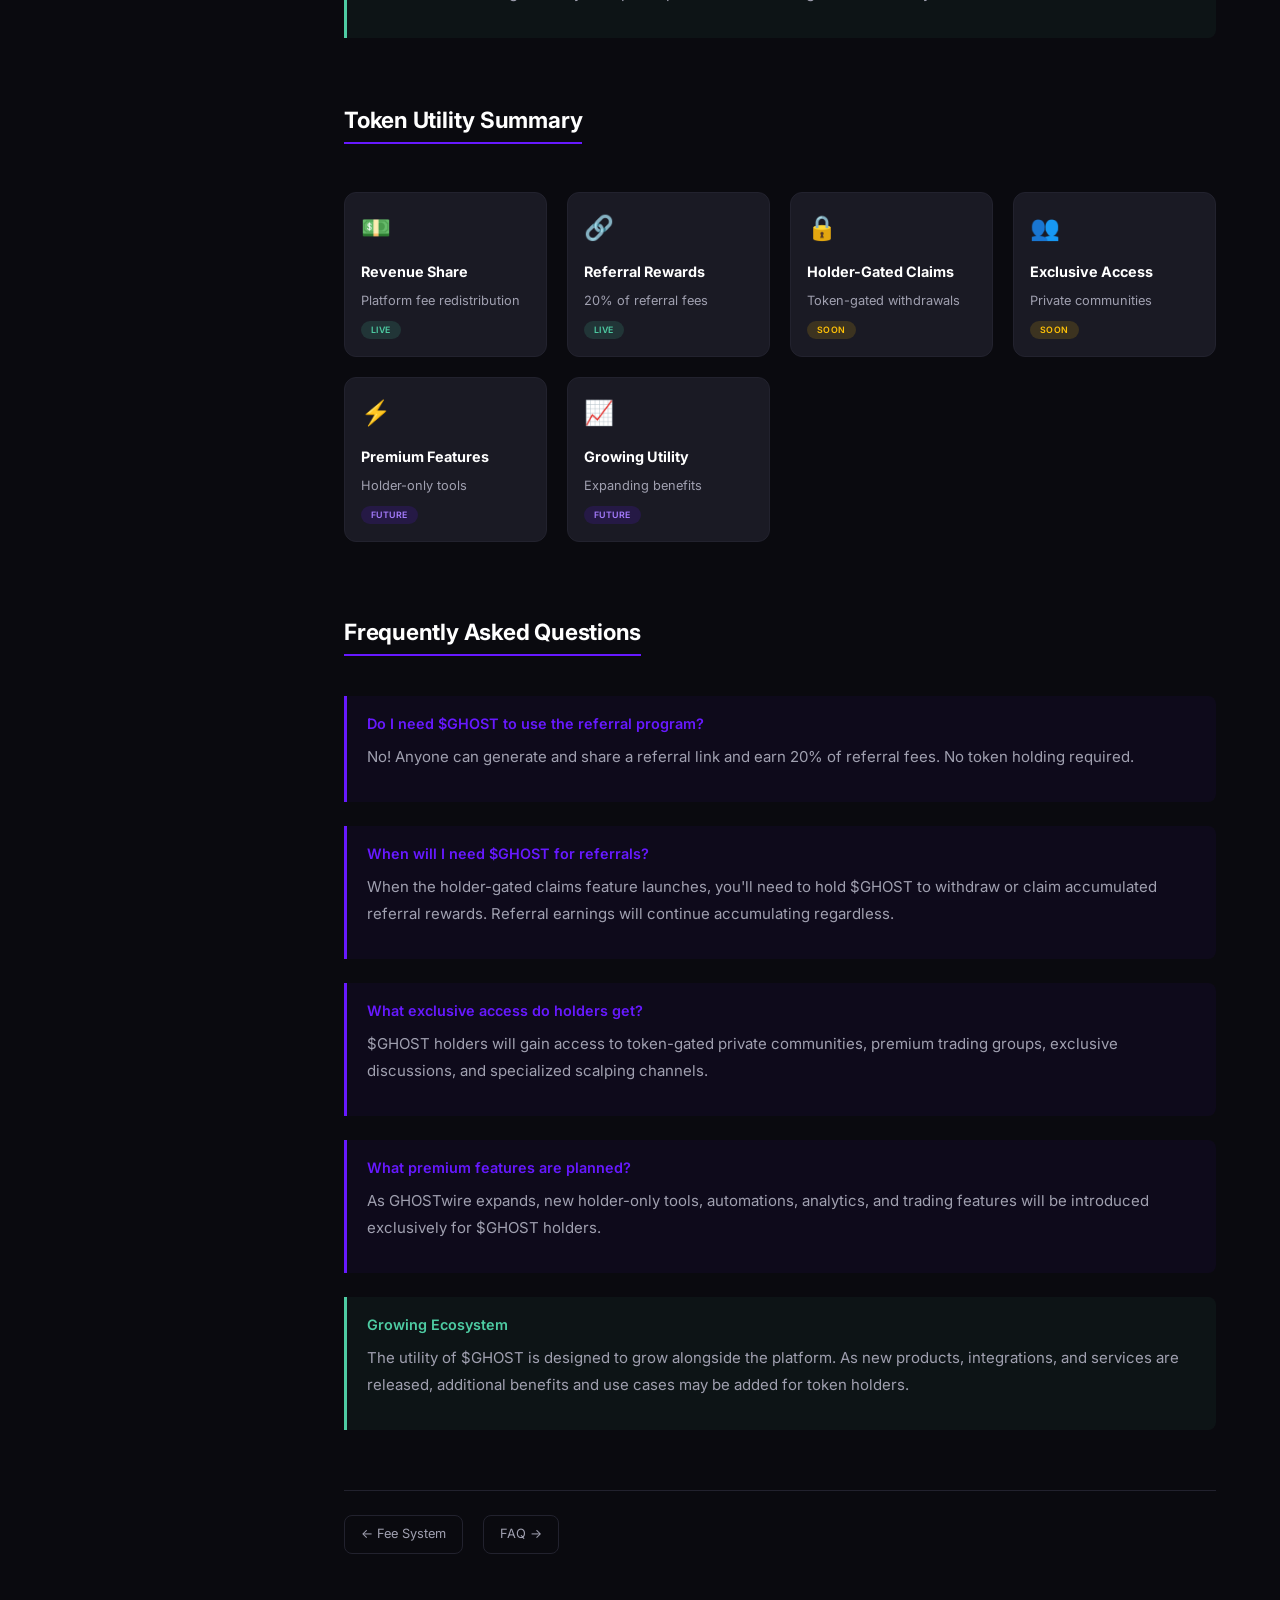
<file: token-utility.html>
<!DOCTYPE html>
<html lang="en" data-theme="dark">
<head>
    <meta charset="UTF-8">
    <meta name="viewport" content="width=device-width, initial-scale=1.0">
    <title>Token Utility - GHOSTwire</title>
    
    <!-- Favicon -->
    <link rel="icon" type="image/png" sizes="32x32" href="assets/images/logo.png">
    <link rel="icon" type="image/png" sizes="16x16" href="assets/images/logo.png">
    <link rel="apple-touch-icon" sizes="180x180" href="assets/images/logo.png">
    
    <link href="https://fonts.googleapis.com/css2?family=Inter:wght@400;500;600;700;800&family=JetBrains+Mono:wght@400;500&display=swap" rel="stylesheet">
    <style>
        * {
            margin: 0;
            padding: 0;
            box-sizing: border-box;
        }

        :root {
            --bg-primary: #0a0a0f;
            --bg-secondary: #0f0f15;
            --bg-tertiary: #15151d;
            --bg-card: #1a1a24;
            --bg-code: #0d0d12;
            --accent-primary: #6719ff;
            --accent-secondary: #8a4dff;
            --accent-gradient: linear-gradient(135deg, #6719ff, #8a4dff);
            --text-primary: #ffffff;
            --text-secondary: #a0a0b0;
            --text-tertiary: #6e6e80;
            --border-primary: #22222e;
            --border-secondary: #1a1a22;
            --success: #4ecca3;
            --warning: #ffc107;
            --danger: #e94560;
            --sidebar-width: 280px;
            --max-content-width: 900px;
            --font-mono: 'JetBrains Mono', 'Fira Code', monospace;
            --font-sans: 'Inter', -apple-system, BlinkMacSystemFont, sans-serif;
        }

        [data-theme="light"] {
            --bg-primary: #ffffff;
            --bg-secondary: #f8f8fa;
            --bg-tertiary: #f0f0f2;
            --bg-card: #ffffff;
            --bg-code: #f5f5f7;
            --text-primary: #1a1a2e;
            --text-secondary: #5a5a6e;
            --text-tertiary: #8a8a9e;
            --border-primary: #e0e0e8;
            --border-secondary: #ececf0;
        }

        html, body {
            overflow-x: hidden;
            width: 100%;
        }

        body {
            font-family: var(--font-sans);
            background: var(--bg-primary);
            color: var(--text-primary);
            line-height: 1.6;
            font-size: 15px;
        }

        .page-wrapper {
            display: flex;
            min-height: 100vh;
            width: 100%;
            position: relative;
            justify-content: center;
        }

        /* Sidebar */
        .sidebar {
            width: var(--sidebar-width);
            min-width: var(--sidebar-width);
            background: var(--bg-secondary);
            border-right: 1px solid var(--border-primary);
            position: fixed;
            top: 0;
            left: 0;
            bottom: 0;
            overflow-y: auto;
            z-index: 1000;
            transition: transform 0.3s ease;
            display: flex;
            flex-direction: column;
        }

        .sidebar-header {
            padding: 28px 24px;
            border-bottom: 1px solid var(--border-primary);
        }

        .logo {
            display: flex;
            align-items: center;
            gap: 10px;
            text-decoration: none;
        }

        .logo-icon {
            width: 32px;
            height: 32px;
            background: linear-gradient(135deg, #6719ff, #8a4dff);
            border-radius: 50%;
            display: flex;
            align-items: center;
            justify-content: center;
            font-size: 18px;
        }

        .logo-text {
            font-weight: 700;
            font-size: 1rem;
            letter-spacing: 0.5px;
            color: var(--text-primary);
        }

        .sidebar-nav {
            flex: 1;
            padding: 20px 0;
        }

        .sidebar-section {
            margin-bottom: 24px;
        }

        .sidebar-section-title {
            padding: 6px 24px;
            font-size: 0.65rem;
            text-transform: uppercase;
            letter-spacing: 0.08em;
            color: var(--text-tertiary);
            font-weight: 700;
        }

        .sidebar-link {
            display: flex;
            align-items: center;
            gap: 10px;
            padding: 8px 24px;
            color: var(--text-secondary);
            transition: all 0.2s;
            font-size: 0.85rem;
            text-decoration: none;
            border-left: 2px solid transparent;
        }

        .sidebar-link:hover {
            color: var(--text-primary);
            background: var(--bg-tertiary);
        }

        .sidebar-link.active {
            color: var(--accent-primary);
            background: rgba(103, 25, 255, 0.06);
            border-left-color: var(--accent-primary);
        }

        .sidebar-link .icon {
            font-size: 0.95rem;
            width: 24px;
            text-align: center;
        }

        .sidebar-footer {
            padding: 20px 24px;
            border-top: 1px solid var(--border-primary);
            font-size: 0.7rem;
            color: var(--text-tertiary);
            text-align: center;
        }

        .sidebar-footer a {
            color: var(--text-tertiary);
            text-decoration: none;
        }

        .sidebar-footer a:hover {
            color: var(--accent-primary);
        }

        /* Main Content - Centered */
        .main-content {
            flex: 1;
            margin-left: var(--sidebar-width);
            padding: 48px 64px;
            min-height: 100vh;
            background: var(--bg-primary);
            display: flex;
            justify-content: center;
        }

        .content-container {
            max-width: var(--max-content-width);
            width: 100%;
        }

        h1 { 
            font-size: 2.2rem; 
            font-weight: 800; 
            margin-bottom: 20px; 
            letter-spacing: -0.02em; 
            color: var(--text-primary); 
        }
        h2 { 
            font-size: 1.4rem; 
            font-weight: 700; 
            margin-top: 40px; 
            margin-bottom: 16px; 
            color: var(--text-primary);
            letter-spacing: -0.01em;
            border-bottom: 2px solid var(--accent-primary);
            display: inline-block;
            padding-bottom: 4px;
        }
        h3 { font-size: 1.1rem; font-weight: 600; margin-top: 28px; margin-bottom: 12px; color: var(--text-primary); }
        h4 { font-size: 0.95rem; font-weight: 600; margin-top: 16px; margin-bottom: 8px; color: var(--text-primary); }

        p { margin-bottom: 16px; color: var(--text-secondary); line-height: 1.8; }

        a { color: var(--accent-primary); text-decoration: none; }
        a:hover { text-decoration: underline; }

        code {
            font-family: var(--font-mono);
            font-size: 0.85em;
            background: var(--bg-code);
            padding: 2px 8px;
            border-radius: 4px;
            color: #a67cff;
        }

        /* Top Navigation */
        .top-nav {
            display: flex;
            justify-content: flex-end;
            align-items: center;
            padding: 0 0 32px 0;
            gap: 16px;
            flex-wrap: wrap;
        }

        .search-wrapper {
            position: relative;
            flex: 1;
            max-width: 280px;
            min-width: 160px;
        }

        .search-box {
            background: var(--bg-tertiary);
            border: 1px solid var(--border-primary);
            border-radius: 8px;
            padding: 8px 14px;
            color: var(--text-primary);
            font-size: 0.85rem;
            width: 100%;
            transition: all 0.2s;
        }

        .search-box:focus {
            outline: none;
            border-color: var(--accent-primary);
        }

        .search-box::placeholder {
            color: var(--text-tertiary);
        }

        .search-results-dropdown {
            position: absolute;
            top: 100%;
            left: 0;
            right: 0;
            background: var(--bg-card);
            border: 1px solid var(--border-primary);
            border-radius: 8px;
            margin-top: 4px;
            max-height: 300px;
            overflow-y: auto;
            z-index: 500;
            display: none;
            box-shadow: 0 10px 30px rgba(0,0,0,0.3);
        }

        .search-results-dropdown a {
            display: block;
            padding: 10px 14px;
            color: var(--text-secondary);
            text-decoration: none;
            font-size: 0.85rem;
            border-bottom: 1px solid var(--border-secondary);
            transition: all 0.2s;
        }

        .search-results-dropdown a:last-child { border-bottom: none; }

        .search-results-dropdown a:hover {
            background: var(--bg-tertiary);
            color: var(--text-primary);
            text-decoration: none;
        }

        .top-nav-actions {
            display: flex;
            align-items: center;
            gap: 12px;
        }

        .theme-toggle {
            background: var(--bg-tertiary);
            border: 1px solid var(--border-primary);
            color: var(--text-primary);
            padding: 8px 12px;
            border-radius: 8px;
            cursor: pointer;
            font-size: 0.9rem;
            white-space: nowrap;
        }

        .open-bot-btn {
            padding: 8px 16px;
            background: var(--accent-gradient);
            color: white;
            border-radius: 8px;
            text-decoration: none;
            font-weight: 600;
            font-size: 0.85rem;
            border: none;
            white-space: nowrap;
        }

        .open-bot-btn:hover { opacity: 0.9; text-decoration: none; }

        /* Callouts */
        .callout {
            border-left: 3px solid;
            border-radius: 0 8px 8px 0;
            padding: 16px 20px;
            margin: 24px 0;
            background: var(--bg-card);
        }

        .callout-info { border-color: #6719ff; background: rgba(103, 25, 255, 0.05); }
        .callout-warning { border-color: #ffc107; background: rgba(255, 193, 7, 0.05); }
        .callout-success { border-color: #4ecca3; background: rgba(78, 204, 163, 0.05); }

        .callout-title { font-weight: 600; margin-bottom: 8px; font-size: 0.9rem; }
        .callout-info .callout-title { color: #6719ff; }
        .callout-warning .callout-title { color: #ffc107; }
        .callout-success .callout-title { color: #4ecca3; }

        /* Utility Cards */
        .utility-grid {
            display: grid;
            grid-template-columns: repeat(auto-fill, minmax(250px, 1fr));
            gap: 20px;
            margin: 32px 0;
        }

        .utility-card {
            background: var(--bg-card);
            border: 1px solid var(--border-primary);
            border-radius: 12px;
            padding: 24px;
            transition: all 0.3s ease;
        }

        .utility-card:hover {
            border-color: var(--accent-primary);
            transform: translateY(-4px);
            box-shadow: 0 10px 30px rgba(103, 25, 255, 0.05);
        }

        .utility-icon {
            font-size: 2rem;
            margin-bottom: 12px;
        }

        .utility-title {
            font-weight: 700;
            font-size: 1.1rem;
            margin-bottom: 8px;
            color: var(--text-primary);
        }

        .utility-desc {
            color: var(--text-secondary);
            font-size: 0.9rem;
            line-height: 1.6;
        }

        .utility-tag {
            display: inline-block;
            padding: 2px 10px;
            border-radius: 20px;
            font-size: 0.65rem;
            font-weight: 600;
            margin-top: 10px;
            text-transform: uppercase;
            letter-spacing: 0.05em;
        }

        .tag-now { background: rgba(78, 204, 163, 0.15); color: #4ecca3; }
        .tag-future { background: rgba(103, 25, 255, 0.15); color: #a67cff; }
        .tag-soon { background: rgba(255, 193, 7, 0.15); color: #ffc107; }

        .feature-list {
            list-style: none;
            padding: 0;
            margin: 16px 0;
        }

        .feature-list li {
            padding: 8px 0;
            border-bottom: 1px solid var(--border-secondary);
            color: var(--text-secondary);
            font-size: 0.85rem;
            display: flex;
            align-items: flex-start;
            gap: 10px;
        }

        .feature-list li:last-child { border-bottom: none; }

        .feature-list .check { color: #4ecca3; font-weight: 700; }
        .feature-list .arrow { color: #a67cff; font-weight: 700; }

        ul { color: var(--text-secondary); padding-left: 20px; margin-bottom: 16px; line-height: 1.8; }
        li { margin-bottom: 6px; font-size: 0.85rem; }

        .page-footer {
            margin-top: 60px;
            padding-top: 24px;
            border-top: 1px solid var(--border-primary);
            display: flex;
            justify-content: space-between;
            flex-wrap: wrap;
            gap: 16px;
        }

        .footer-nav { display: flex; gap: 20px; flex-wrap: wrap; }

        .footer-nav a {
            display: flex;
            align-items: center;
            gap: 8px;
            padding: 8px 16px;
            border: 1px solid var(--border-primary);
            border-radius: 8px;
            transition: all 0.2s;
            text-decoration: none;
            color: var(--text-secondary);
            font-size: 0.8rem;
        }

        .footer-nav a:hover { border-color: var(--accent-primary); color: var(--accent-primary); text-decoration: none; }

        /* Sidebar Overlay */
        .sidebar-overlay {
            display: none;
            position: fixed;
            inset: 0;
            background: rgba(0,0,0,0.5);
            z-index: 999;
        }

        .sidebar-overlay.active { display: block; }

        /* Mobile Menu Button */
        .mobile-menu-btn {
            display: none;
            position: fixed;
            top: 16px;
            left: 16px;
            z-index: 1100;
            background: var(--bg-card);
            border: 1px solid var(--border-primary);
            color: var(--text-primary);
            padding: 10px 14px;
            border-radius: 8px;
            cursor: pointer;
            font-size: 1.2rem;
            width: 44px;
            height: 44px;
            display: flex;
            align-items: center;
            justify-content: center;
        }

        /* Responsive */
        @media (max-width: 1024px) {
            .sidebar { transform: translateX(-100%); }
            .sidebar.open { transform: translateX(0); }
            .main-content { margin-left: 0 !important; padding: 20px !important; }
            .mobile-menu-btn { display: flex !important; }
            .sidebar-overlay.active { display: block; }
            .top-nav { padding-left: 60px !important; padding-top: 8px !important; }
        }

        @media (max-width: 768px) {
            .main-content { padding: 16px !important; }
            .top-nav { flex-direction: column; align-items: stretch; padding-left: 60px !important; padding-top: 8px !important; gap: 10px; }
            .search-wrapper { max-width: 100%; width: 100%; order: 1; }
            .top-nav-actions { order: 2; justify-content: flex-end; }
            .utility-grid { grid-template-columns: 1fr; }
            .footer-nav { flex-direction: column; width: 100%; }
            .footer-nav a { justify-content: center; }
        }

        @media (max-width: 480px) {
            .main-content { padding: 12px !important; }
            .top-nav { padding-left: 56px !important; padding-top: 6px !important; gap: 8px; }
            .mobile-menu-btn { top: 12px; left: 12px; width: 40px; height: 40px; }
        }

        @media (min-width: 1025px) {
            .mobile-menu-btn { display: none !important; }
            .top-nav { padding-left: 0 !important; }
        }
    </style>
</head>
<body>
    <div class="sidebar-overlay" id="sidebar-overlay"></div>
    
    <div class="page-wrapper">
        <button class="mobile-menu-btn" id="mobile-menu-btn" aria-label="Toggle menu">☰</button>
        
        <aside class="sidebar" id="sidebar">
            <div class="sidebar-header">
                <a href="/" class="logo">
                    <div class="logo-icon" style="background-image: url('assets/images/logo.png'); background-size: cover; background-position: center; width: 32px; height: 32px; border-radius: 50%;"></div>
                    <span class="logo-text">GHOSTwire</span>
                </a>
            </div>
            <nav class="sidebar-nav">
    <div class="sidebar-section">
        <div class="sidebar-section-title">Getting Started</div>
        <a href="/" class="sidebar-link"><span class="icon">👻</span> Overview</a>
        <a href="/getting-started" class="sidebar-link"><span class="icon">🚀</span> Quick Start</a>
    </div>
    <div class="sidebar-section">
        <div class="sidebar-section-title">Ecosystem</div>
        <a href="/token-utility" class="sidebar-link"><span class="icon">🪙</span> Token Utility</a>
    </div>
    <div class="sidebar-section">
        <div class="sidebar-section-title">Core Features</div>
        <a href="/wallet" class="sidebar-link"><span class="icon">💼</span> Wallet Setup</a>
        <a href="/channels" class="sidebar-link"><span class="icon">📡</span> Channel Monitoring</a>
        <a href="/trading" class="sidebar-link"><span class="icon">📈</span> Buying & Selling</a>
        <a href="/portfolio" class="sidebar-link"><span class="icon">📊</span> Portfolio Tracking</a>
        <a href="/transfers" class="sidebar-link"><span class="icon">💸</span> Transfers</a>
    </div>
    <div class="sidebar-section">
        <div class="sidebar-section-title">Configuration</div>
        <a href="/settings" class="sidebar-link"><span class="icon">⚙️</span> Settings</a>
        <a href="/private-channels" class="sidebar-link"><span class="icon">🔒</span> Private Channels</a>
        <a href="/api" class="sidebar-link"><span class="icon">🔑</span> Telegram API</a>
        <a href="/referrals" class="sidebar-link"><span class="icon">🔗</span> Referral System</a>
        <a href="/fees" class="sidebar-link"><span class="icon">💰</span> Fee System</a>
    </div>
    <div class="sidebar-section">
        <div class="sidebar-section-title">Resources</div>
        <a href="/faq" class="sidebar-link"><span class="icon">❓</span> FAQ</a>
        <a href="/commands" class="sidebar-link"><span class="icon">⌨️</span> Commands</a>
    </div>
</nav>
            <div class="sidebar-footer">
                <p>© 2026 GHOSTwire</p>
                <p><a href="https://t.me/ghowr_bot" target="_blank">@ghowr_bot</a></p>
                <p style="margin-top: 4px;"><a href="https://www.ghostwirebot.tech/" target="_blank" style="color: var(--accent-primary);">🌐 ghostwirebot.tech</a></p>
            </div>
        </aside>
        
        <main class="main-content">
            <div class="content-container">
                <div class="top-nav">
                    <div class="search-wrapper">
                        <input type="text" class="search-box" id="search-box" placeholder="Search documentation...">
                        <div class="search-results-dropdown" id="search-results"></div>
                    </div>
                    <div class="top-nav-actions">
                        <a href="https://t.me/ghowr_bot" target="_blank" class="open-bot-btn">👻 Open Bot</a>
                        <button class="theme-toggle" id="theme-toggle" aria-label="Toggle theme">🌙</button>
                    </div>
                </div>

                <h1>🪙 Token Utility</h1>
                <p>The $GHOST token powers the GHOSTwire ecosystem and provides holders with access to platform benefits, rewards, and future features.</p>

                <!-- Utility Cards -->
                <div class="utility-grid">
                    <div class="utility-card">
                        <div class="utility-icon">💰</div>
                        <div class="utility-title">Revenue Share</div>
                        <div class="utility-desc">A portion of fees generated by GHOSTwire bots and platform activity will be allocated toward holder rewards through the platform's revenue-sharing mechanisms.</div>
                        <span class="utility-tag tag-now">Live</span>
                    </div>
                    <div class="utility-card">
                        <div class="utility-icon">🔗</div>
                        <div class="utility-title">Referral Rewards</div>
                        <div class="utility-desc">GHOSTwire includes a referral program that allows users to earn a share of platform-generated fees.</div>
                        <span class="utility-tag tag-now">Live</span>
                    </div>
                    <div class="utility-card">
                        <div class="utility-icon">🔒</div>
                        <div class="utility-title">Holder-Gated Claims</div>
                        <div class="utility-desc">To withdraw or claim accumulated referral rewards, users must hold the required amount of $GHOST.</div>
                        <span class="utility-tag tag-soon">Coming Soon</span>
                    </div>
                    <div class="utility-card">
                        <div class="utility-icon">👥</div>
                        <div class="utility-title">Exclusive Access</div>
                        <div class="utility-desc">Holding $GHOST unlocks access to token-gated private communities, including premium trading groups, exclusive discussions, and specialized scalping channels.</div>
                        <span class="utility-tag tag-soon">Coming Soon</span>
                    </div>
                    <div class="utility-card">
                        <div class="utility-icon">⚡</div>
                        <div class="utility-title">Premium Features</div>
                        <div class="utility-desc">As GHOSTwire expands, new holder-only tools, automations, analytics, and trading features will be introduced exclusively for $GHOST holders.</div>
                        <span class="utility-tag tag-future">Future</span>
                    </div>
                    <div class="utility-card">
                        <div class="utility-icon">📈</div>
                        <div class="utility-title">Growing Utility</div>
                        <div class="utility-desc">The utility of $GHOST is designed to grow alongside the platform. As new products, integrations, and services are released, additional benefits and use cases may be added for token holders.</div>
                        <span class="utility-tag tag-future">Future</span>
                    </div>
                </div>

                <h2>Referral Rewards & Token Holdings</h2>
                <div class="callout callout-info">
                    <div class="callout-title">Open Referral System</div>
                    <p>Any user can generate and share a referral link. Referrers earn <strong>20% of fees</strong> generated by referred users. No $GHOST holding requirement exists to participate.</p>
                </div>

                <div class="callout callout-warning">
                    <div class="callout-title">Holder-Gated Claims (Planned)</div>
                    <p>The referral system will remain open to everyone, however claiming rewards will require verified $GHOST holdings.</p>
                    <ul style="margin-top:12px;">
                        <li>Anyone can continue referring new users</li>
                        <li>Referral rewards will continue accumulating regardless of token holdings</li>
                        <li>To withdraw or claim accumulated rewards, users must hold the required amount of $GHOST</li>
                        <li>$GHOST holders receive priority access to referral reward claims and future referral program enhancements</li>
                    </ul>
                </div>

                <div class="callout callout-success">
                    <div class="callout-title">Ecosystem Participation</div>
                    <p>This model encourages ecosystem participation while creating additional utility and demand for the $GHOST token.</p>
                </div>

                <h2>Token Utility Summary</h2>
                <div class="utility-grid" style="grid-template-columns: repeat(auto-fill, minmax(200px, 1fr));">
                    <div class="utility-card" style="padding: 16px;">
                        <div class="utility-icon" style="font-size: 1.5rem;">💵</div>
                        <div class="utility-title" style="font-size: 0.9rem;">Revenue Share</div>
                        <div class="utility-desc" style="font-size: 0.8rem;">Platform fee redistribution</div>
                        <span class="utility-tag tag-now" style="font-size: 0.55rem;">Live</span>
                    </div>
                    <div class="utility-card" style="padding: 16px;">
                        <div class="utility-icon" style="font-size: 1.5rem;">🔗</div>
                        <div class="utility-title" style="font-size: 0.9rem;">Referral Rewards</div>
                        <div class="utility-desc" style="font-size: 0.8rem;">20% of referral fees</div>
                        <span class="utility-tag tag-now" style="font-size: 0.55rem;">Live</span>
                    </div>
                    <div class="utility-card" style="padding: 16px;">
                        <div class="utility-icon" style="font-size: 1.5rem;">🔒</div>
                        <div class="utility-title" style="font-size: 0.9rem;">Holder-Gated Claims</div>
                        <div class="utility-desc" style="font-size: 0.8rem;">Token-gated withdrawals</div>
                        <span class="utility-tag tag-soon" style="font-size: 0.55rem;">Soon</span>
                    </div>
                    <div class="utility-card" style="padding: 16px;">
                        <div class="utility-icon" style="font-size: 1.5rem;">👥</div>
                        <div class="utility-title" style="font-size: 0.9rem;">Exclusive Access</div>
                        <div class="utility-desc" style="font-size: 0.8rem;">Private communities</div>
                        <span class="utility-tag tag-soon" style="font-size: 0.55rem;">Soon</span>
                    </div>
                    <div class="utility-card" style="padding: 16px;">
                        <div class="utility-icon" style="font-size: 1.5rem;">⚡</div>
                        <div class="utility-title" style="font-size: 0.9rem;">Premium Features</div>
                        <div class="utility-desc" style="font-size: 0.8rem;">Holder-only tools</div>
                        <span class="utility-tag tag-future" style="font-size: 0.55rem;">Future</span>
                    </div>
                    <div class="utility-card" style="padding: 16px;">
                        <div class="utility-icon" style="font-size: 1.5rem;">📈</div>
                        <div class="utility-title" style="font-size: 0.9rem;">Growing Utility</div>
                        <div class="utility-desc" style="font-size: 0.8rem;">Expanding benefits</div>
                        <span class="utility-tag tag-future" style="font-size: 0.55rem;">Future</span>
                    </div>
                </div>

                <h2>Frequently Asked Questions</h2>
                
                <div class="callout callout-info">
                    <div class="callout-title">Do I need $GHOST to use the referral program?</div>
                    <p>No! Anyone can generate and share a referral link and earn 20% of referral fees. No token holding required.</p>
                </div>
                
                <div class="callout callout-info">
                    <div class="callout-title">When will I need $GHOST for referrals?</div>
                    <p>When the holder-gated claims feature launches, you'll need to hold $GHOST to withdraw or claim accumulated referral rewards. Referral earnings will continue accumulating regardless.</p>
                </div>
                
                <div class="callout callout-info">
                    <div class="callout-title">What exclusive access do holders get?</div>
                    <p>$GHOST holders will gain access to token-gated private communities, premium trading groups, exclusive discussions, and specialized scalping channels.</p>
                </div>
                
                <div class="callout callout-info">
                    <div class="callout-title">What premium features are planned?</div>
                    <p>As GHOSTwire expands, new holder-only tools, automations, analytics, and trading features will be introduced exclusively for $GHOST holders.</p>
                </div>

                <div class="callout callout-success">
                    <div class="callout-title">Growing Ecosystem</div>
                    <p>The utility of $GHOST is designed to grow alongside the platform. As new products, integrations, and services are released, additional benefits and use cases may be added for token holders.</p>
                </div>

                <div class="page-footer">
                    <div class="footer-nav">
                        <a href="/fees">← Fee System</a>
                        <a href="/faq">FAQ →</a>
                    </div>
                </div>
            </div>
        </main>
    </div>

    <script>
        function initTheme() {
            var savedTheme = localStorage.getItem('theme') || 'dark';
            document.documentElement.setAttribute('data-theme', savedTheme);
            var toggleBtn = document.getElementById('theme-toggle');
            if (toggleBtn) {
                toggleBtn.addEventListener('click', function() {
                    var current = document.documentElement.getAttribute('data-theme');
                    var next = current === 'dark' ? 'light' : 'dark';
                    document.documentElement.setAttribute('data-theme', next);
                    localStorage.setItem('theme', next);
                    toggleBtn.textContent = next === 'dark' ? '🌙' : '☀️';
                });
                toggleBtn.textContent = savedTheme === 'dark' ? '🌙' : '☀️';
            }
        }

        function initSidebar() {
            var sidebar = document.getElementById('sidebar');
            var menuBtn = document.getElementById('mobile-menu-btn');
            var overlay = document.getElementById('sidebar-overlay');
            
            function openSidebar() {
                sidebar.classList.add('open');
                overlay.classList.add('active');
                document.body.style.overflow = 'hidden';
            }
            
            function closeSidebar() {
                sidebar.classList.remove('open');
                overlay.classList.remove('active');
                document.body.style.overflow = '';
            }
            
            if (menuBtn) { menuBtn.addEventListener('click', openSidebar); }
            if (overlay) { overlay.addEventListener('click', closeSidebar); }
            
            sidebar.querySelectorAll('.sidebar-link').forEach(function(link) {
                link.addEventListener('click', function() {
                    if (window.innerWidth <= 1024) { closeSidebar(); }
                });
            });
            
            window.addEventListener('resize', function() {
                if (window.innerWidth > 1024) { closeSidebar(); }
            });
        }

        function initSearch() {
            var searchBox = document.getElementById('search-box');
            var searchResults = document.getElementById('search-results');
            if (!searchBox || !searchResults) return;
            
            var searchData = [
                { title: 'Overview', url: '/' },
                { title: 'Quick Start', url: '/getting-started' },
                { title: 'Wallet Setup', url: '/wallet' },
                { title: 'Channel Monitoring', url: '/channels' },
                { title: 'Buying & Selling', url: '/trading' },
                { title: 'Portfolio Tracking', url: '/portfolio' },
                { title: 'Transfers', url: '/transfers' },
                { title: 'Settings', url: '/settings' },
                { title: 'Private Channels', url: '/private-channels' },
                { title: 'Referral System', url: '/referrals' },
                { title: 'Fee System', url: '/fees' },
                { title: 'Token Utility', url: '/token-utility' },
                { title: 'FAQ', url: '/faq' },
                { title: 'Commands', url: '/commands' }
            ];
            
            searchBox.addEventListener('input', function(e) {
                var query = e.target.value.toLowerCase().trim();
                if (query.length > 0) {
                    var results = searchData.filter(function(d) { return d.title.toLowerCase().indexOf(query) !== -1; });
                    if (results.length > 0) {
                        var html = '';
                        results.forEach(function(r) { html += '<a href="' + r.url + '">' + r.title + '</a>'; });
                        searchResults.innerHTML = html;
                        searchResults.style.display = 'block';
                    } else {
                        searchResults.innerHTML = '<div style="padding:12px;color:var(--text-tertiary);font-size:0.85rem;">No results</div>';
                        searchResults.style.display = 'block';
                    }
                } else { searchResults.style.display = 'none'; }
            });
            
            document.addEventListener('click', function(e) {
                if (!searchBox.contains(e.target) && !searchResults.contains(e.target)) { searchResults.style.display = 'none'; }
            });
            
            document.addEventListener('keydown', function(e) {
                if (e.key === 'Escape') { searchResults.style.display = 'none'; searchBox.blur(); }
            });
        }

        document.addEventListener('DOMContentLoaded', function() {
            initTheme();
            initSidebar();
            initSearch();
        });
    </script>
</body>
</html>
</file>
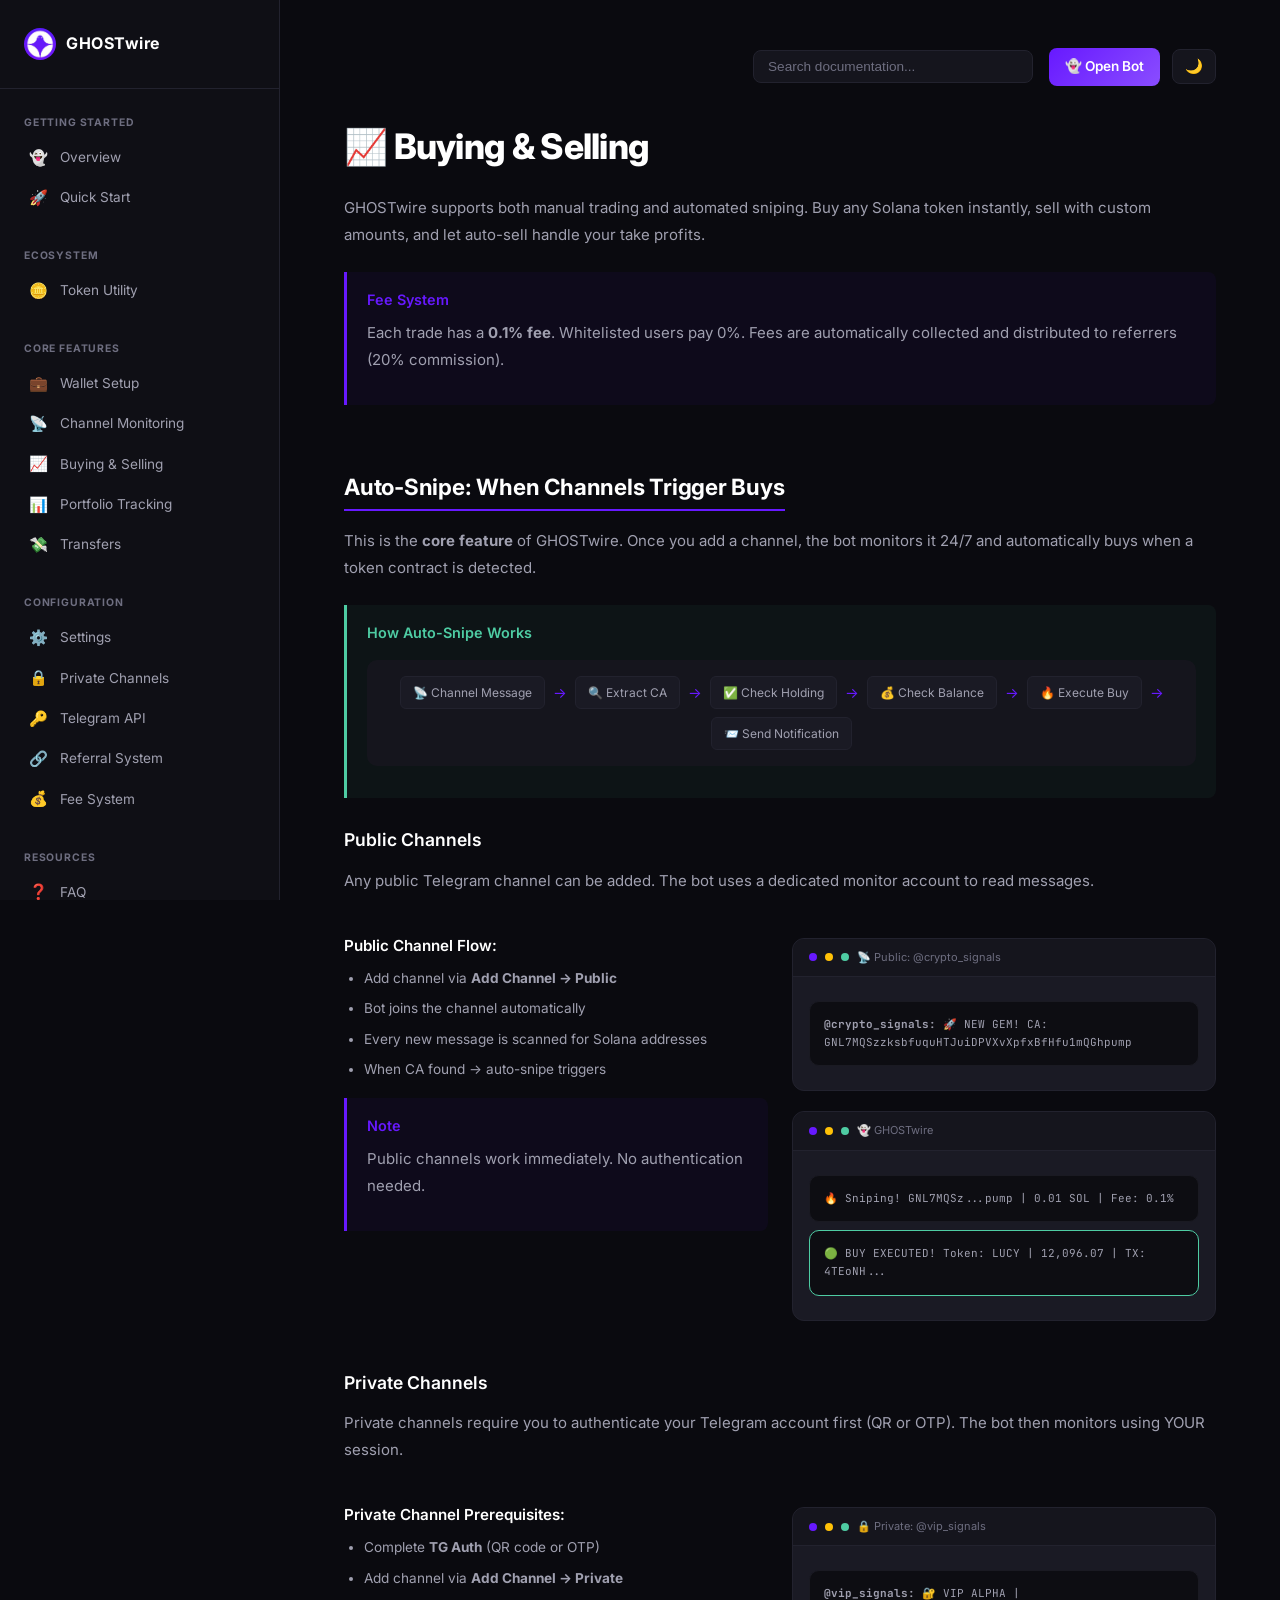
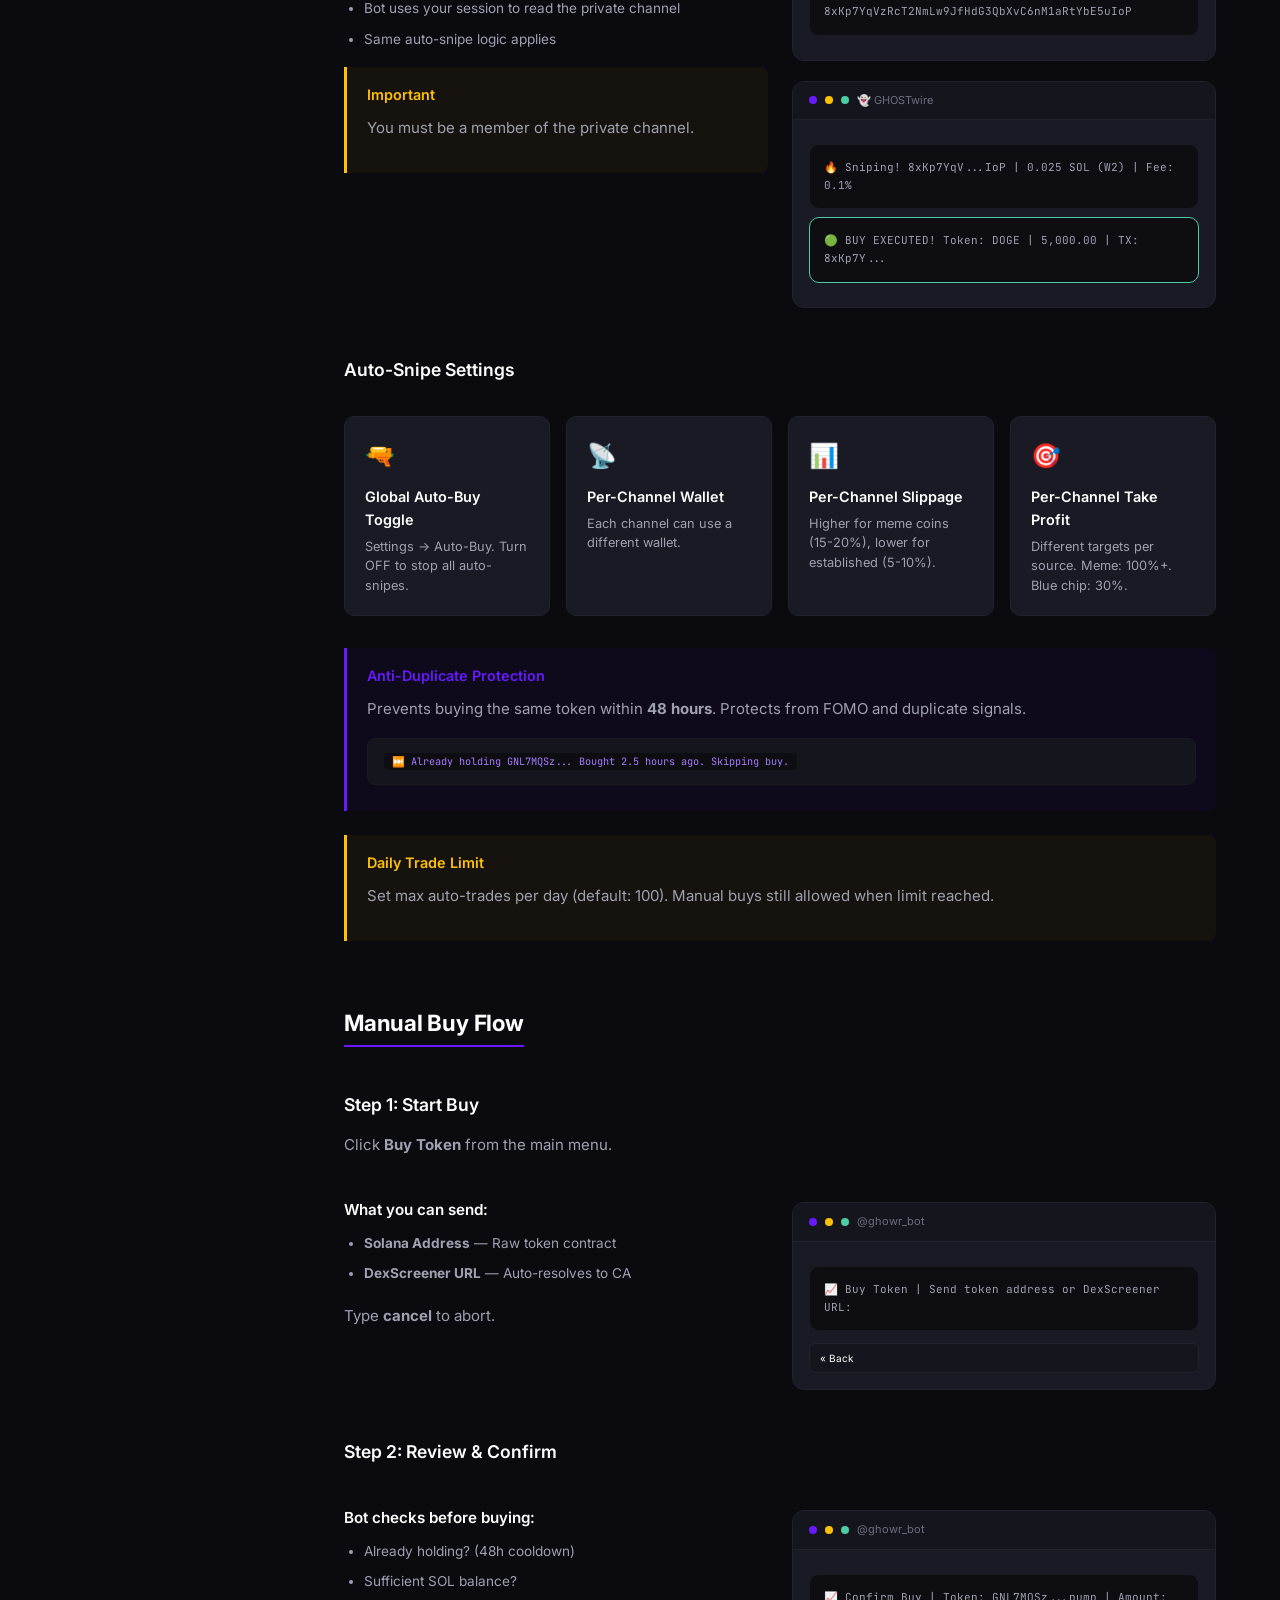
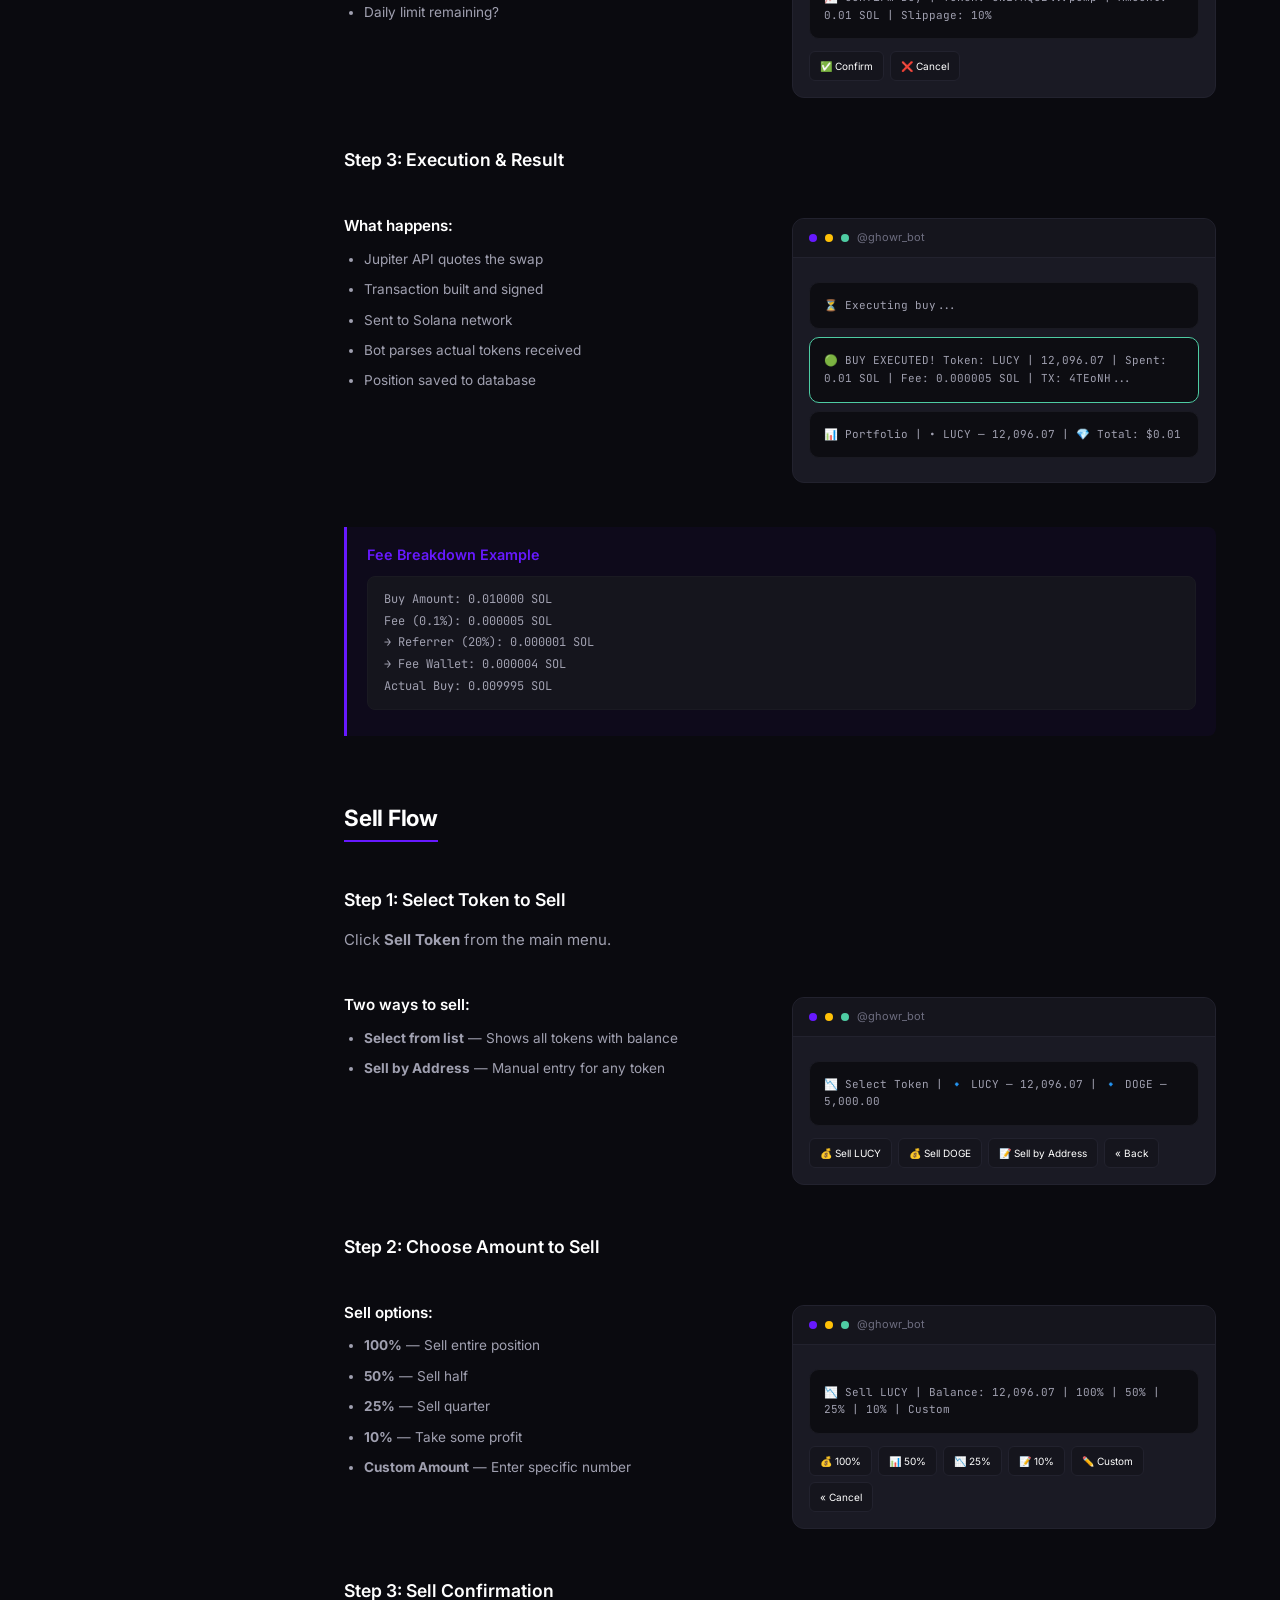
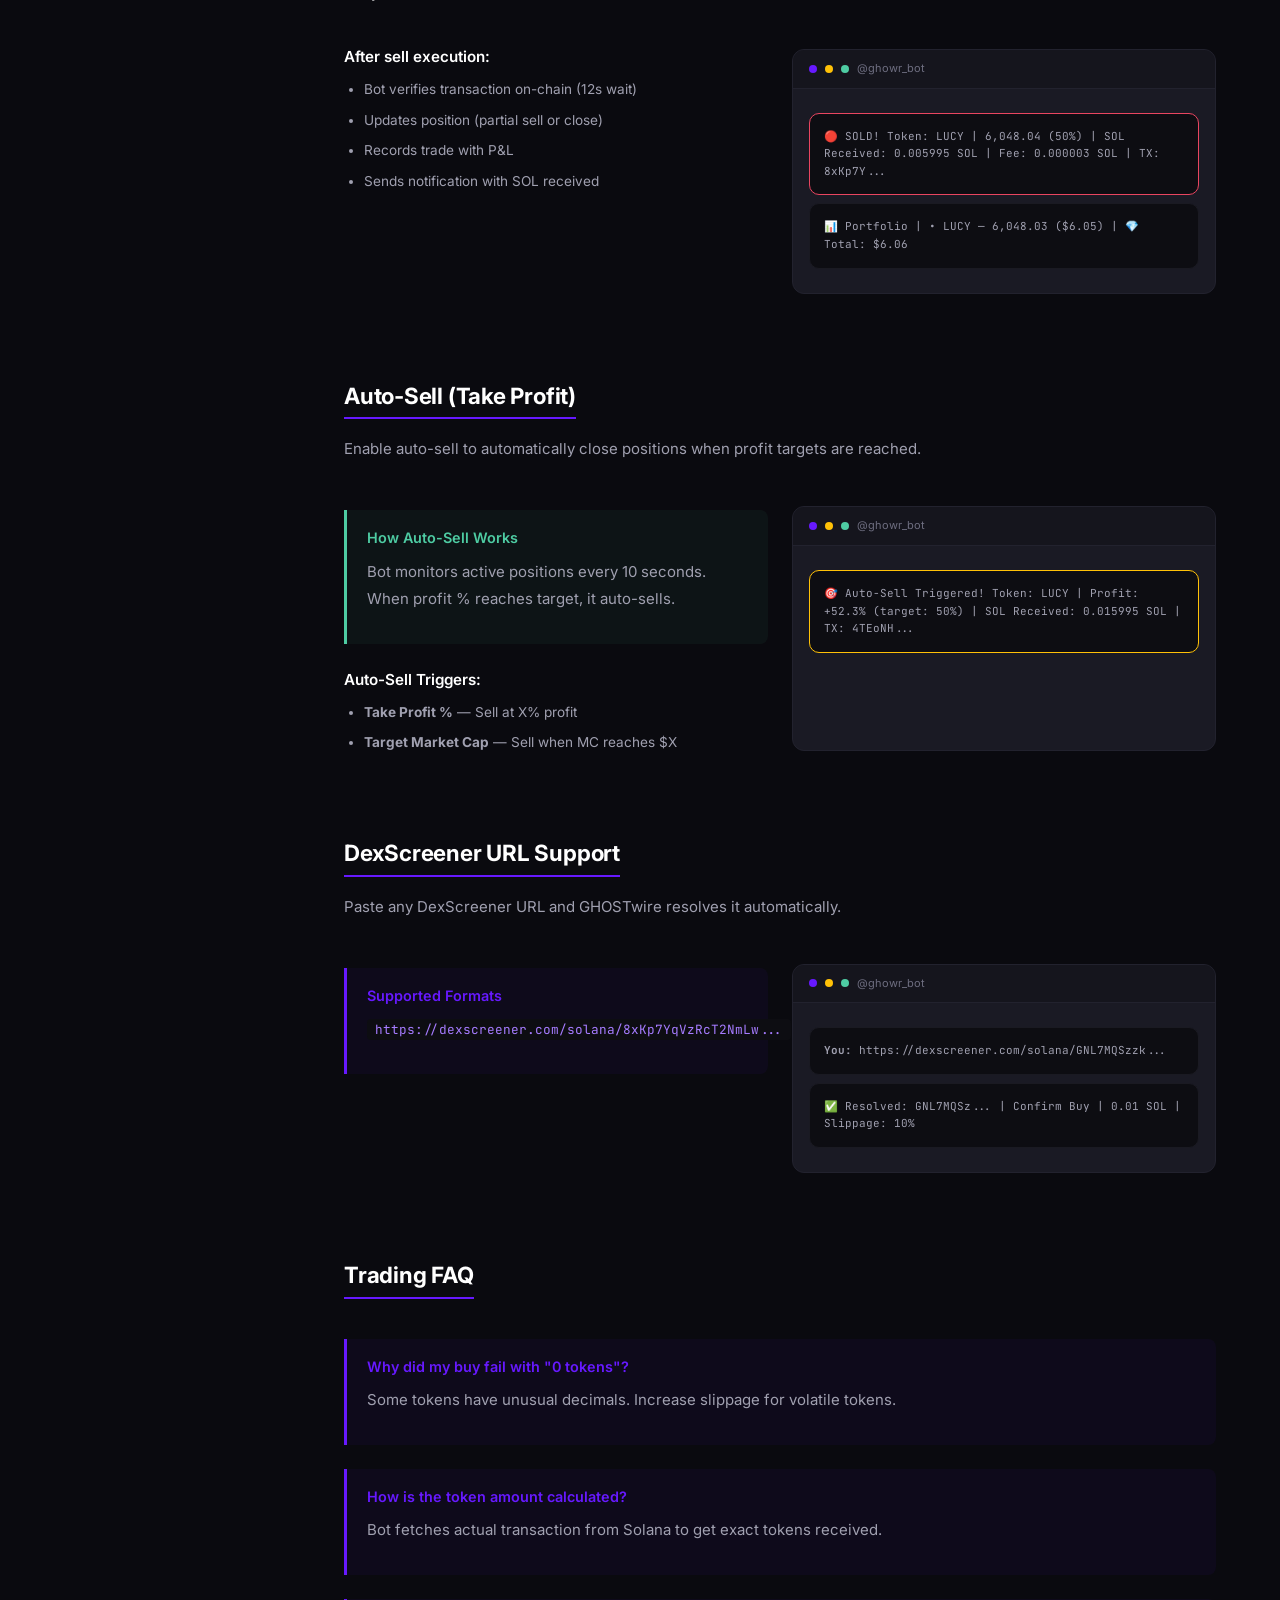
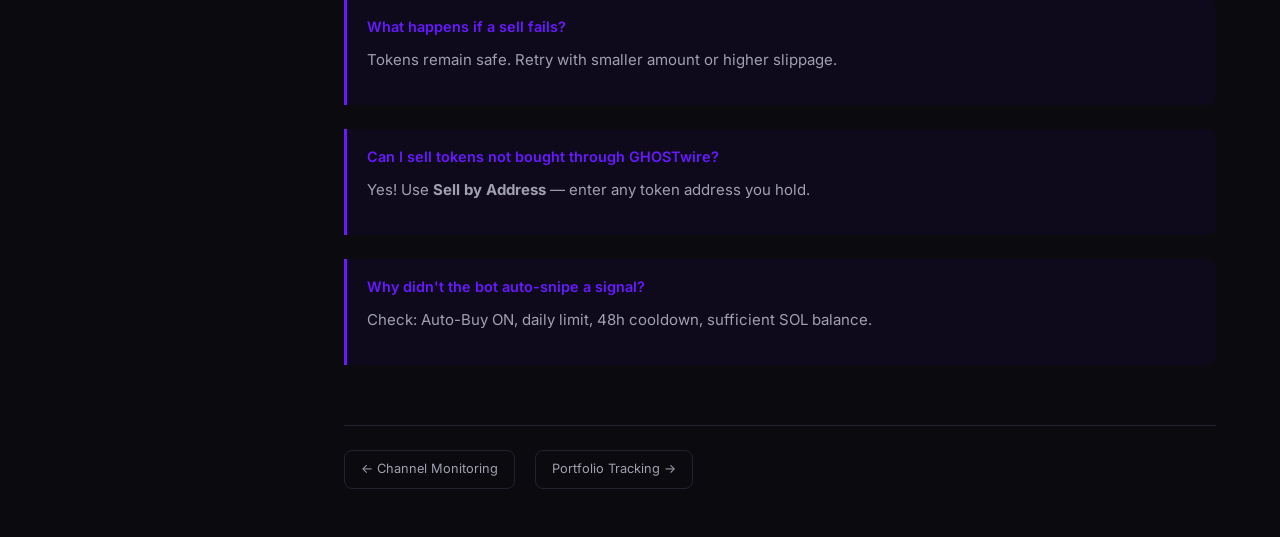
<file: trading.html>
<!DOCTYPE html>
<html lang="en" data-theme="dark">
<head>
    <meta charset="UTF-8">
    <meta name="viewport" content="width=device-width, initial-scale=1.0">
    <title>Buying & Selling - GHOSTwire</title>
    
    <!-- Favicon -->
    <link rel="icon" type="image/png" sizes="32x32" href="/assets/images/logo.png">
    <link rel="icon" type="image/png" sizes="16x16" href="/assets/images/logo.png">
    <link rel="apple-touch-icon" sizes="180x180" href="/assets/images/logo.png">
    
    <link href="https://fonts.googleapis.com/css2?family=Inter:wght@400;500;600;700;800&family=JetBrains+Mono:wght@400;500&display=swap" rel="stylesheet">
    <style>
        * { margin: 0; padding: 0; box-sizing: border-box; }

        :root {
            --bg-primary: #0a0a0f; --bg-secondary: #0f0f15; --bg-tertiary: #15151d;
            --bg-card: #1a1a24; --bg-code: #0d0d12;
            --accent-primary: #6719ff; --accent-secondary: #8a4dff;
            --accent-gradient: linear-gradient(135deg, #6719ff, #8a4dff);
            --text-primary: #ffffff; --text-secondary: #a0a0b0; --text-tertiary: #6e6e80;
            --border-primary: #22222e; --border-secondary: #1a1a22;
            --success: #4ecca3; --warning: #ffc107; --danger: #e94560;
            --sidebar-width: 280px;
            --max-content-width: 900px;
            --font-mono: 'JetBrains Mono', 'Fira Code', monospace;
            --font-sans: 'Inter', -apple-system, BlinkMacSystemFont, sans-serif;
        }

        [data-theme="light"] {
            --bg-primary: #ffffff; --bg-secondary: #f8f8fa; --bg-tertiary: #f0f0f2;
            --bg-card: #ffffff; --bg-code: #f5f5f7;
            --text-primary: #1a1a2e; --text-secondary: #5a5a6e; --text-tertiary: #8a8a9e;
            --border-primary: #e0e0e8; --border-secondary: #ececf0;
        }

        html, body { overflow-x: hidden; width: 100%; }
        body { font-family: var(--font-sans); background: var(--bg-primary); color: var(--text-primary); line-height: 1.6; font-size: 15px; }
        .page-wrapper { display: flex; min-height: 100vh; width: 100%; position: relative; justify-content: center; }

        /* Sidebar */
        .sidebar { 
            width: var(--sidebar-width); 
            min-width: var(--sidebar-width); 
            background: var(--bg-secondary); 
            border-right: 1px solid var(--border-primary); 
            position: fixed; 
            top: 0; 
            left: 0; 
            bottom: 0; 
            overflow-y: auto; 
            z-index: 1000; 
            transition: transform 0.3s ease; 
            display: flex; 
            flex-direction: column; 
        }
        .sidebar-header { padding: 28px 24px; border-bottom: 1px solid var(--border-primary); }
        .logo { display: flex; align-items: center; gap: 10px; text-decoration: none; }
        .logo-icon { width: 32px; height: 32px; background: linear-gradient(135deg, #6719ff, #8a4dff); border-radius: 50%; display: flex; align-items: center; justify-content: center; font-size: 18px; }
        .logo-text { font-weight: 700; font-size: 1rem; letter-spacing: 0.5px; color: var(--text-primary); }
        .sidebar-nav { flex: 1; padding: 20px 0; }
        .sidebar-section { margin-bottom: 24px; }
        .sidebar-section-title { padding: 6px 24px; font-size: 0.65rem; text-transform: uppercase; letter-spacing: 0.08em; color: var(--text-tertiary); font-weight: 700; }
        .sidebar-link { 
            display: flex; 
            align-items: center; 
            gap: 10px; 
            padding: 8px 24px; 
            color: var(--text-secondary); 
            transition: all 0.2s; 
            font-size: 0.85rem; 
            text-decoration: none;
            border-left: 2px solid transparent;
        }
        .sidebar-link:hover { color: var(--text-primary); background: var(--bg-tertiary); }
        .sidebar-link.active { 
            color: var(--accent-primary); 
            background: rgba(103, 25, 255, 0.06);
            border-left-color: var(--accent-primary);
        }
        .sidebar-link .icon { font-size: 0.95rem; width: 24px; text-align: center; }
        .sidebar-footer { padding: 20px 24px; border-top: 1px solid var(--border-primary); font-size: 0.7rem; color: var(--text-tertiary); text-align: center; }
        .sidebar-footer a { color: var(--text-tertiary); text-decoration: none; }
        .sidebar-footer a:hover { color: var(--accent-primary); }

        /* Main Content - Centered */
        .main-content { 
            flex: 1; 
            margin-left: var(--sidebar-width); 
            padding: 48px 64px; 
            min-height: 100vh; 
            background: var(--bg-primary);
            display: flex;
            justify-content: center;
        }
        .content-container { 
            max-width: var(--max-content-width); 
            width: 100%; 
        }

        h1 { 
            font-size: 2.2rem; 
            font-weight: 800; 
            margin-bottom: 20px; 
            letter-spacing: -0.02em; 
            color: var(--text-primary); 
        }
        h2 { 
            font-size: 1.4rem; 
            font-weight: 700; 
            margin-top: 40px; 
            margin-bottom: 16px; 
            color: var(--text-primary);
            letter-spacing: -0.01em;
            border-bottom: 2px solid var(--accent-primary);
            display: inline-block;
            padding-bottom: 4px;
        }
        h3 { font-size: 1.1rem; font-weight: 600; margin-top: 28px; margin-bottom: 12px; color: var(--text-primary); }
        h4 { font-size: 0.95rem; font-weight: 600; margin-top: 16px; margin-bottom: 8px; color: var(--text-primary); }
        p { margin-bottom: 16px; color: var(--text-secondary); line-height: 1.8; }
        a { color: var(--accent-primary); text-decoration: none; } 
        a:hover { text-decoration: underline; }
        code { font-family: var(--font-mono); font-size: 0.85em; background: var(--bg-code); padding: 2px 8px; border-radius: 4px; color: #a67cff; }

        /* Top Navigation */
        .top-nav { 
            display: flex; 
            justify-content: flex-end; 
            align-items: center; 
            padding: 0 0 32px 0; 
            gap: 16px; 
            flex-wrap: wrap; 
        }
        .search-wrapper { position: relative; flex: 1; max-width: 280px; min-width: 160px; }
        .search-box { background: var(--bg-tertiary); border: 1px solid var(--border-primary); border-radius: 8px; padding: 8px 14px; color: var(--text-primary); font-size: 0.85rem; width: 100%; transition: all 0.2s; }
        .search-box:focus { outline: none; border-color: var(--accent-primary); }
        .search-box::placeholder { color: var(--text-tertiary); }
        .search-results-dropdown { position: absolute; top: 100%; left: 0; right: 0; background: var(--bg-card); border: 1px solid var(--border-primary); border-radius: 8px; margin-top: 4px; max-height: 300px; overflow-y: auto; z-index: 500; display: none; box-shadow: 0 10px 30px rgba(0,0,0,0.3); }
        .search-results-dropdown a { display: block; padding: 10px 14px; color: var(--text-secondary); text-decoration: none; font-size: 0.85rem; border-bottom: 1px solid var(--border-secondary); }
        .search-results-dropdown a:last-child { border-bottom: none; }
        .search-results-dropdown a:hover { background: var(--bg-tertiary); color: var(--text-primary); text-decoration: none; }
        .top-nav-actions { display: flex; align-items: center; gap: 12px; }
        .theme-toggle { background: var(--bg-tertiary); border: 1px solid var(--border-primary); color: var(--text-primary); padding: 8px 12px; border-radius: 8px; cursor: pointer; font-size: 0.9rem; white-space: nowrap; }
        .open-bot-btn { padding: 8px 16px; background: var(--accent-gradient); color: white; border-radius: 8px; text-decoration: none; font-weight: 600; font-size: 0.85rem; white-space: nowrap; }
        .open-bot-btn:hover { opacity: 0.9; text-decoration: none; }

        /* Callouts */
        .callout { border-left: 3px solid; border-radius: 0 8px 8px 0; padding: 16px 20px; margin: 24px 0; background: var(--bg-card); }
        .callout-info { border-color: #6719ff; background: rgba(103, 25, 255, 0.05); }
        .callout-warning { border-color: #ffc107; background: rgba(255, 193, 7, 0.05); }
        .callout-success { border-color: #4ecca3; background: rgba(78, 204, 163, 0.05); }
        .callout-title { font-weight: 600; margin-bottom: 8px; font-size: 0.9rem; }
        .callout-info .callout-title { color: #6719ff; } 
        .callout-warning .callout-title { color: #ffc107; } 
        .callout-success .callout-title { color: #4ecca3; }

        /* Bot Preview */
        .bot-preview { background: var(--bg-card); border: 1px solid var(--border-primary); border-radius: 12px; overflow: hidden; margin: 20px 0; }
        .bot-preview-header { background: var(--bg-tertiary); padding: 10px 16px; display: flex; align-items: center; gap: 8px; font-size: 11px; color: var(--text-tertiary); border-bottom: 1px solid var(--border-primary); }
        .bot-preview-header .dot { width: 8px; height: 8px; border-radius: 50%; }
        .dot-red { background: #6719ff; } .dot-yellow { background: #ffc107; } .dot-green { background: #4ecca3; }
        .bot-preview-body { padding: 16px; }
        .bot-message { background: var(--bg-code); border-radius: 10px; padding: 14px; margin: 8px 0; color: var(--text-secondary); font-family: var(--font-mono); font-size: 11px; white-space: pre-wrap; word-break: break-word; border: 1px solid var(--border-secondary); }
        .bot-message.success { border-color: #4ecca3; }
        .bot-buttons { display: flex; flex-wrap: wrap; gap: 6px; margin-top: 12px; }
        .bot-button { background: var(--bg-tertiary); border: 1px solid var(--border-primary); color: var(--text-primary); padding: 6px 10px; border-radius: 6px; font-size: 10px; cursor: default; }
        .bot-button:hover { border-color: var(--accent-primary); }

        /* Steps */
        .step-with-preview { 
            display: grid; 
            grid-template-columns: 1fr 1fr; 
            gap: 24px; 
            margin: 24px 0; 
        }
        .step-with-preview > div { min-width: 0; }
        .steps { counter-reset: step; list-style: none; padding: 0; }
        .step { counter-increment: step; position: relative; padding-left: 40px; margin-bottom: 16px; }
        .step::before { content: counter(step); position: absolute; left: 0; top: 0; width: 26px; height: 26px; background: var(--accent-gradient); border-radius: 50%; display: flex; align-items: center; justify-content: center; font-weight: 700; font-size: 0.75rem; color: white; }
        .step-title { font-weight: 600; font-size: 0.85rem; margin-bottom: 2px; }
        .step p { font-size: 0.8rem; margin-bottom: 0; }

        /* Card Grid */
        .card-grid { 
            display: grid; 
            grid-template-columns: repeat(auto-fill, minmax(200px, 1fr)); 
            gap: 16px; 
            margin: 32px 0; 
        }
        .card { 
            background: var(--bg-card); 
            border: 1px solid var(--border-primary); 
            border-radius: 10px; 
            padding: 20px; 
            transition: all 0.2s; 
        }
        .card:hover { border-color: var(--accent-primary); transform: translateY(-2px); }
        .card-icon { font-size: 1.5rem; margin-bottom: 10px; }
        .card-title { font-weight: 600; margin-bottom: 6px; font-size: 0.9rem; }
        .card-desc { color: var(--text-secondary); font-size: 0.8rem; line-height: 1.5; }

        .fee-breakdown { 
            background: var(--bg-tertiary); 
            border-radius: 8px; 
            padding: 12px 16px; 
            margin: 10px 0; 
            font-family: var(--font-mono); 
            font-size: 0.75rem; 
            border: 1px solid var(--border-secondary);
            color: var(--text-secondary);
            line-height: 1.8;
        }
        .flow-diagram { 
            background: var(--bg-tertiary); 
            border-radius: 10px; 
            padding: 16px; 
            margin: 16px 0; 
            text-align: center; 
            display: flex; 
            flex-wrap: wrap; 
            align-items: center; 
            justify-content: center; 
            gap: 8px; 
        }
        .flow-step { 
            background: var(--bg-card); 
            border-radius: 6px; 
            padding: 6px 12px; 
            font-size: 0.75rem; 
            border: 1px solid var(--border-primary);
            color: var(--text-secondary);
        }
        .flow-arrow { color: var(--accent-primary); font-size: 0.9rem; }

        ul { color: var(--text-secondary); padding-left: 20px; margin-bottom: 16px; line-height: 1.8; }
        li { margin-bottom: 6px; font-size: 0.85rem; }

        .page-footer { margin-top: 60px; padding-top: 24px; border-top: 1px solid var(--border-primary); display: flex; justify-content: space-between; flex-wrap: wrap; gap: 16px; }
        .footer-nav { display: flex; gap: 20px; flex-wrap: wrap; }
        .footer-nav a { display: flex; align-items: center; gap: 8px; padding: 8px 16px; border: 1px solid var(--border-primary); border-radius: 8px; text-decoration: none; color: var(--text-secondary); font-size: 0.8rem; }
        .footer-nav a:hover { border-color: var(--accent-primary); color: var(--accent-primary); text-decoration: none; }

        /* Sidebar Overlay */
        .sidebar-overlay { display: none; position: fixed; inset: 0; background: rgba(0,0,0,0.5); z-index: 999; }
        .sidebar-overlay.active { display: block; }
        .mobile-menu-btn { display: none; position: fixed; top: 16px; left: 16px; z-index: 1100; background: var(--bg-card); border: 1px solid var(--border-primary); color: var(--text-primary); padding: 10px 14px; border-radius: 8px; cursor: pointer; font-size: 1.2rem; width: 44px; height: 44px; display: flex; align-items: center; justify-content: center; }

        @media (max-width: 1024px) { 
            .sidebar { transform: translateX(-100%); } 
            .sidebar.open { transform: translateX(0); } 
            .main-content { margin-left: 0 !important; padding: 20px !important; } 
            .mobile-menu-btn { display: flex !important; } 
            .sidebar-overlay.active { display: block; } 
            .top-nav { padding-left: 60px !important; padding-top: 8px !important; } 
        }
        @media (max-width: 768px) { 
            .main-content { padding: 16px !important; } 
            .top-nav { flex-direction: column; align-items: stretch; padding-left: 60px !important; padding-top: 8px !important; gap: 10px; } 
            .search-wrapper { max-width: 100%; width: 100%; order: 1; } 
            .top-nav-actions { order: 2; justify-content: flex-end; } 
            .step-with-preview { grid-template-columns: 1fr; } 
            .step-with-preview > div { min-width: 100%; } 
            .card-grid { grid-template-columns: 1fr; } 
            .card { min-width: 100%; } 
            .flow-diagram { flex-direction: column; } 
            .flow-arrow { transform: rotate(90deg); } 
            .footer-nav { flex-direction: column; width: 100%; } 
            .footer-nav a { justify-content: center; } 
        }
        @media (max-width: 480px) { 
            .main-content { padding: 12px !important; } 
            .top-nav { padding-left: 56px !important; padding-top: 6px !important; gap: 8px; } 
            .mobile-menu-btn { top: 12px; left: 12px; width: 40px; height: 40px; } 
        }
        @media (min-width: 1025px) { 
            .mobile-menu-btn { display: none !important; } 
            .top-nav { padding-left: 0 !important; } 
        }
    </style>
</head>
<body>
    <div class="sidebar-overlay" id="sidebar-overlay"></div>
    <div class="page-wrapper">
        <button class="mobile-menu-btn" id="mobile-menu-btn" aria-label="Toggle menu">☰</button>
        
        <aside class="sidebar" id="sidebar">
            <div class="sidebar-header">
                <a href="/" class="logo">
                    <div class="logo-icon" style="background-image: url('/assets/images/logo.png'); background-size: cover; background-position: center; width: 32px; height: 32px; border-radius: 50%;"></div>
                    <span class="logo-text">GHOSTwire</span>
                </a>
            </div>
            <nav class="sidebar-nav">
    <div class="sidebar-section">
        <div class="sidebar-section-title">Getting Started</div>
        <a href="/" class="sidebar-link"><span class="icon">👻</span> Overview</a>
        <a href="/getting-started" class="sidebar-link"><span class="icon">🚀</span> Quick Start</a>
    </div>
    <div class="sidebar-section">
        <div class="sidebar-section-title">Ecosystem</div>
        <a href="/token-utility" class="sidebar-link"><span class="icon">🪙</span> Token Utility</a>
    </div>
    <div class="sidebar-section">
        <div class="sidebar-section-title">Core Features</div>
        <a href="/wallet" class="sidebar-link"><span class="icon">💼</span> Wallet Setup</a>
        <a href="/channels" class="sidebar-link"><span class="icon">📡</span> Channel Monitoring</a>
        <a href="/trading" class="sidebar-link"><span class="icon">📈</span> Buying & Selling</a>
        <a href="/portfolio" class="sidebar-link"><span class="icon">📊</span> Portfolio Tracking</a>
        <a href="/transfers" class="sidebar-link"><span class="icon">💸</span> Transfers</a>
    </div>
    <div class="sidebar-section">
        <div class="sidebar-section-title">Configuration</div>
        <a href="/settings" class="sidebar-link"><span class="icon">⚙️</span> Settings</a>
        <a href="/private-channels" class="sidebar-link"><span class="icon">🔒</span> Private Channels</a>
        <a href="/api" class="sidebar-link"><span class="icon">🔑</span> Telegram API</a>
        <a href="/referrals" class="sidebar-link"><span class="icon">🔗</span> Referral System</a>
        <a href="/fees" class="sidebar-link"><span class="icon">💰</span> Fee System</a>
    </div>
    <div class="sidebar-section">
        <div class="sidebar-section-title">Resources</div>
        <a href="/faq" class="sidebar-link"><span class="icon">❓</span> FAQ</a>
        <a href="/commands" class="sidebar-link"><span class="icon">⌨️</span> Commands</a>
    </div>
</nav>
            <div class="sidebar-footer">
                <p>© 2026 GHOSTwire</p>
                <p><a href="https://t.me/ghowr_bot" target="_blank">@ghowr_bot</a></p>
                <p style="margin-top: 4px;"><a href="https://www.ghostwirebot.tech/" target="_blank" style="color: var(--accent-primary);">🌐 ghostwirebot.tech</a></p>
            </div>
        </aside>
        
        <main class="main-content">
            <div class="content-container">
                <div class="top-nav">
                    <div class="search-wrapper"><input type="text" class="search-box" id="search-box" placeholder="Search documentation..."><div class="search-results-dropdown" id="search-results"></div></div>
                    <div class="top-nav-actions"><a href="https://t.me/ghowr_bot" target="_blank" class="open-bot-btn">👻 Open Bot</a><button class="theme-toggle" id="theme-toggle" aria-label="Toggle theme">🌙</button></div>
                </div>

                <h1>📈 Buying & Selling</h1>
                <p>GHOSTwire supports both manual trading and automated sniping. Buy any Solana token instantly, sell with custom amounts, and let auto-sell handle your take profits.</p>

                <div class="callout callout-info">
                    <div class="callout-title">Fee System</div>
                    <p>Each trade has a <strong>0.1% fee</strong>. Whitelisted users pay 0%. Fees are automatically collected and distributed to referrers (20% commission).</p>
                </div>

                <h2>Auto-Snipe: When Channels Trigger Buys</h2>
                <p>This is the <strong>core feature</strong> of GHOSTwire. Once you add a channel, the bot monitors it 24/7 and automatically buys when a token contract is detected.</p>
                <div class="callout callout-success">
                    <div class="callout-title">How Auto-Snipe Works</div>
                    <div class="flow-diagram">
                        <span class="flow-step">📡 Channel Message</span>
                        <span class="flow-arrow">→</span>
                        <span class="flow-step">🔍 Extract CA</span>
                        <span class="flow-arrow">→</span>
                        <span class="flow-step">✅ Check Holding</span>
                        <span class="flow-arrow">→</span>
                        <span class="flow-step">💰 Check Balance</span>
                        <span class="flow-arrow">→</span>
                        <span class="flow-step">🔥 Execute Buy</span>
                        <span class="flow-arrow">→</span>
                        <span class="flow-step">📨 Send Notification</span>
                    </div>
                </div>

                <h3>Public Channels</h3>
                <p>Any public Telegram channel can be added. The bot uses a dedicated monitor account to read messages.</p>
                <div class="step-with-preview">
                    <div>
                        <h4>Public Channel Flow:</h4>
                        <ul>
                            <li>Add channel via <strong>Add Channel → Public</strong></li>
                            <li>Bot joins the channel automatically</li>
                            <li>Every new message is scanned for Solana addresses</li>
                            <li>When CA found → auto-snipe triggers</li>
                        </ul>
                        <div class="callout callout-info" style="margin-top:12px;">
                            <div class="callout-title">Note</div>
                            <p>Public channels work immediately. No authentication needed.</p>
                        </div>
                    </div>
                    <div>
                        <div class="bot-preview">
                            <div class="bot-preview-header"><span class="dot dot-red"></span><span class="dot dot-yellow"></span><span class="dot dot-green"></span><span>📡 Public: @crypto_signals</span></div>
                            <div class="bot-preview-body">
                                <div class="bot-message"><b>@crypto_signals:</b> 🚀 NEW GEM! CA: GNL7MQSzzksbfuquHTJuiDPVXvXpfxBfHfu1mQGhpump</div>
                            </div>
                        </div>
                        <div class="bot-preview">
                            <div class="bot-preview-header"><span class="dot dot-red"></span><span class="dot dot-yellow"></span><span class="dot dot-green"></span><span>👻 GHOSTwire</span></div>
                            <div class="bot-preview-body">
                                <div class="bot-message">🔥 Sniping! GNL7MQSz...pump | 0.01 SOL | Fee: 0.1%</div>
                                <div class="bot-message success">🟢 BUY EXECUTED! Token: LUCY | 12,096.07 | TX: 4TEoNH...</div>
                            </div>
                        </div>
                    </div>
                </div>

                <h3>Private Channels</h3>
                <p>Private channels require you to authenticate your Telegram account first (QR or OTP). The bot then monitors using YOUR session.</p>
                <div class="step-with-preview">
                    <div>
                        <h4>Private Channel Prerequisites:</h4>
                        <ul>
                            <li>Complete <strong>TG Auth</strong> (QR code or OTP)</li>
                            <li>Add channel via <strong>Add Channel → Private</strong></li>
                            <li>Bot uses your session to read the private channel</li>
                            <li>Same auto-snipe logic applies</li>
                        </ul>
                        <div class="callout callout-warning" style="margin-top:12px;">
                            <div class="callout-title">Important</div>
                            <p>You must be a member of the private channel.</p>
                        </div>
                    </div>
                    <div>
                        <div class="bot-preview">
                            <div class="bot-preview-header"><span class="dot dot-red"></span><span class="dot dot-yellow"></span><span class="dot dot-green"></span><span>🔒 Private: @vip_signals</span></div>
                            <div class="bot-preview-body">
                                <div class="bot-message"><b>@vip_signals:</b> 🔐 VIP ALPHA | 8xKp7YqVzRcT2NmLw9JfHdG3QbXvC6nM1aRtYbE5uIoP</div>
                            </div>
                        </div>
                        <div class="bot-preview">
                            <div class="bot-preview-header"><span class="dot dot-red"></span><span class="dot dot-yellow"></span><span class="dot dot-green"></span><span>👻 GHOSTwire</span></div>
                            <div class="bot-preview-body">
                                <div class="bot-message">🔥 Sniping! 8xKp7YqV...IoP | 0.025 SOL (W2) | Fee: 0.1%</div>
                                <div class="bot-message success">🟢 BUY EXECUTED! Token: DOGE | 5,000.00 | TX: 8xKp7Y...</div>
                            </div>
                        </div>
                    </div>
                </div>

                <h3>Auto-Snipe Settings</h3>
                <div class="card-grid">
                    <div class="card"><div class="card-icon">🔫</div><div class="card-title">Global Auto-Buy Toggle</div><div class="card-desc">Settings → Auto-Buy. Turn OFF to stop all auto-snipes.</div></div>
                    <div class="card"><div class="card-icon">📡</div><div class="card-title">Per-Channel Wallet</div><div class="card-desc">Each channel can use a different wallet.</div></div>
                    <div class="card"><div class="card-icon">📊</div><div class="card-title">Per-Channel Slippage</div><div class="card-desc">Higher for meme coins (15-20%), lower for established (5-10%).</div></div>
                    <div class="card"><div class="card-icon">🎯</div><div class="card-title">Per-Channel Take Profit</div><div class="card-desc">Different targets per source. Meme: 100%+. Blue chip: 30%.</div></div>
                </div>

                <div class="callout callout-info">
                    <div class="callout-title">Anti-Duplicate Protection</div>
                    <p>Prevents buying the same token within <strong>48 hours</strong>. Protects from FOMO and duplicate signals.</p>
                    <div class="fee-breakdown" style="margin-top:12px;"><code>⏭️ Already holding GNL7MQSz... Bought 2.5 hours ago. Skipping buy.</code></div>
                </div>
                <div class="callout callout-warning">
                    <div class="callout-title">Daily Trade Limit</div>
                    <p>Set max auto-trades per day (default: 100). Manual buys still allowed when limit reached.</p>
                </div>

                <h2>Manual Buy Flow</h2>
                <h3>Step 1: Start Buy</h3>
                <p>Click <strong>Buy Token</strong> from the main menu.</p>
                <div class="step-with-preview">
                    <div>
                        <h4>What you can send:</h4>
                        <ul>
                            <li><strong>Solana Address</strong> — Raw token contract</li>
                            <li><strong>DexScreener URL</strong> — Auto-resolves to CA</li>
                        </ul>
                        <p>Type <strong>cancel</strong> to abort.</p>
                    </div>
                    <div class="bot-preview">
                        <div class="bot-preview-header"><span class="dot dot-red"></span><span class="dot dot-yellow"></span><span class="dot dot-green"></span><span>@ghowr_bot</span></div>
                        <div class="bot-preview-body">
                            <div class="bot-message">📈 Buy Token | Send token address or DexScreener URL:</div>
                            <div class="bot-buttons"><div class="bot-button" style="width:100%;">« Back</div></div>
                        </div>
                    </div>
                </div>

                <h3>Step 2: Review & Confirm</h3>
                <div class="step-with-preview">
                    <div>
                        <h4>Bot checks before buying:</h4>
                        <ul>
                            <li>Already holding? (48h cooldown)</li>
                            <li>Sufficient SOL balance?</li>
                            <li>Daily limit remaining?</li>
                        </ul>
                    </div>
                    <div class="bot-preview">
                        <div class="bot-preview-header"><span class="dot dot-red"></span><span class="dot dot-yellow"></span><span class="dot dot-green"></span><span>@ghowr_bot</span></div>
                        <div class="bot-preview-body">
                            <div class="bot-message">📈 Confirm Buy | Token: GNL7MQSz...pump | Amount: 0.01 SOL | Slippage: 10%</div>
                            <div class="bot-buttons">
                                <div class="bot-button">✅ Confirm</div>
                                <div class="bot-button">❌ Cancel</div>
                            </div>
                        </div>
                    </div>
                </div>

                <h3>Step 3: Execution & Result</h3>
                <div class="step-with-preview">
                    <div>
                        <h4>What happens:</h4>
                        <ul>
                            <li>Jupiter API quotes the swap</li>
                            <li>Transaction built and signed</li>
                            <li>Sent to Solana network</li>
                            <li>Bot parses actual tokens received</li>
                            <li>Position saved to database</li>
                        </ul>
                    </div>
                    <div class="bot-preview">
                        <div class="bot-preview-header"><span class="dot dot-red"></span><span class="dot dot-yellow"></span><span class="dot dot-green"></span><span>@ghowr_bot</span></div>
                        <div class="bot-preview-body">
                            <div class="bot-message">⏳ Executing buy...</div>
                            <div class="bot-message success">🟢 BUY EXECUTED! Token: LUCY | 12,096.07 | Spent: 0.01 SOL | Fee: 0.000005 SOL | TX: 4TEoNH...</div>
                            <div class="bot-message">📊 Portfolio | • LUCY — 12,096.07 | 💎 Total: $0.01</div>
                        </div>
                    </div>
                </div>

                <div class="callout callout-info">
                    <div class="callout-title">Fee Breakdown Example</div>
                    <div class="fee-breakdown">
                        Buy Amount: 0.010000 SOL<br>
                        Fee (0.1%): 0.000005 SOL<br>
                        → Referrer (20%): 0.000001 SOL<br>
                        → Fee Wallet: 0.000004 SOL<br>
                        Actual Buy: 0.009995 SOL
                    </div>
                </div>

                <h2>Sell Flow</h2>
                <h3>Step 1: Select Token to Sell</h3>
                <p>Click <strong>Sell Token</strong> from the main menu.</p>
                <div class="step-with-preview">
                    <div>
                        <h4>Two ways to sell:</h4>
                        <ul>
                            <li><strong>Select from list</strong> — Shows all tokens with balance</li>
                            <li><strong>Sell by Address</strong> — Manual entry for any token</li>
                        </ul>
                    </div>
                    <div class="bot-preview">
                        <div class="bot-preview-header"><span class="dot dot-red"></span><span class="dot dot-yellow"></span><span class="dot dot-green"></span><span>@ghowr_bot</span></div>
                        <div class="bot-preview-body">
                            <div class="bot-message">📉 Select Token | 🔹 LUCY — 12,096.07 | 🔹 DOGE — 5,000.00</div>
                            <div class="bot-buttons">
                                <div class="bot-button">💰 Sell LUCY</div>
                                <div class="bot-button">💰 Sell DOGE</div>
                                <div class="bot-button">📝 Sell by Address</div>
                                <div class="bot-button">« Back</div>
                            </div>
                        </div>
                    </div>
                </div>

                <h3>Step 2: Choose Amount to Sell</h3>
                <div class="step-with-preview">
                    <div>
                        <h4>Sell options:</h4>
                        <ul>
                            <li><strong>100%</strong> — Sell entire position</li>
                            <li><strong>50%</strong> — Sell half</li>
                            <li><strong>25%</strong> — Sell quarter</li>
                            <li><strong>10%</strong> — Take some profit</li>
                            <li><strong>Custom Amount</strong> — Enter specific number</li>
                        </ul>
                    </div>
                    <div class="bot-preview">
                        <div class="bot-preview-header"><span class="dot dot-red"></span><span class="dot dot-yellow"></span><span class="dot dot-green"></span><span>@ghowr_bot</span></div>
                        <div class="bot-preview-body">
                            <div class="bot-message">📉 Sell LUCY | Balance: 12,096.07 | 100% | 50% | 25% | 10% | Custom</div>
                            <div class="bot-buttons">
                                <div class="bot-button">💰 100%</div>
                                <div class="bot-button">📊 50%</div>
                                <div class="bot-button">📉 25%</div>
                                <div class="bot-button">📝 10%</div>
                                <div class="bot-button">✏️ Custom</div>
                                <div class="bot-button">« Cancel</div>
                            </div>
                        </div>
                    </div>
                </div>

                <h3>Step 3: Sell Confirmation</h3>
                <div class="step-with-preview">
                    <div>
                        <h4>After sell execution:</h4>
                        <ul>
                            <li>Bot verifies transaction on-chain (12s wait)</li>
                            <li>Updates position (partial sell or close)</li>
                            <li>Records trade with P&L</li>
                            <li>Sends notification with SOL received</li>
                        </ul>
                    </div>
                    <div class="bot-preview">
                        <div class="bot-preview-header"><span class="dot dot-red"></span><span class="dot dot-yellow"></span><span class="dot dot-green"></span><span>@ghowr_bot</span></div>
                        <div class="bot-preview-body">
                            <div class="bot-message" style="border-color:#e94560;">🔴 SOLD! Token: LUCY | 6,048.04 (50%) | SOL Received: 0.005995 SOL | Fee: 0.000003 SOL | TX: 8xKp7Y...</div>
                            <div class="bot-message">📊 Portfolio | • LUCY — 6,048.03 ($6.05) | 💎 Total: $6.06</div>
                        </div>
                    </div>
                </div>

                <h2>Auto-Sell (Take Profit)</h2>
                <p>Enable auto-sell to automatically close positions when profit targets are reached.</p>
                <div class="step-with-preview">
                    <div>
                        <div class="callout callout-success">
                            <div class="callout-title">How Auto-Sell Works</div>
                            <p>Bot monitors active positions every 10 seconds. When profit % reaches target, it auto-sells.</p>
                        </div>
                        <h4>Auto-Sell Triggers:</h4>
                        <ul>
                            <li><strong>Take Profit %</strong> — Sell at X% profit</li>
                            <li><strong>Target Market Cap</strong> — Sell when MC reaches $X</li>
                        </ul>
                    </div>
                    <div class="bot-preview">
                        <div class="bot-preview-header"><span class="dot dot-red"></span><span class="dot dot-yellow"></span><span class="dot dot-green"></span><span>@ghowr_bot</span></div>
                        <div class="bot-preview-body">
                            <div class="bot-message" style="border-color:#ffc107;">🎯 Auto-Sell Triggered! Token: LUCY | Profit: +52.3% (target: 50%) | SOL Received: 0.015995 SOL | TX: 4TEoNH...</div>
                        </div>
                    </div>
                </div>

                <h2>DexScreener URL Support</h2>
                <p>Paste any DexScreener URL and GHOSTwire resolves it automatically.</p>
                <div class="step-with-preview">
                    <div>
                        <div class="callout callout-info">
                            <div class="callout-title">Supported Formats</div>
                            <p><code>https://dexscreener.com/solana/8xKp7YqVzRcT2NmLw...</code></p>
                        </div>
                    </div>
                    <div class="bot-preview">
                        <div class="bot-preview-header"><span class="dot dot-red"></span><span class="dot dot-yellow"></span><span class="dot dot-green"></span><span>@ghowr_bot</span></div>
                        <div class="bot-preview-body">
                            <div class="bot-message"><b>You:</b> https://dexscreener.com/solana/GNL7MQSzzk...</div>
                            <div class="bot-message">✅ Resolved: GNL7MQSz... | Confirm Buy | 0.01 SOL | Slippage: 10%</div>
                        </div>
                    </div>
                </div>

                <h2>Trading FAQ</h2>
                <div class="callout callout-info"><div class="callout-title">Why did my buy fail with "0 tokens"?</div><p>Some tokens have unusual decimals. Increase slippage for volatile tokens.</p></div>
                <div class="callout callout-info"><div class="callout-title">How is the token amount calculated?</div><p>Bot fetches actual transaction from Solana to get exact tokens received.</p></div>
                <div class="callout callout-info"><div class="callout-title">What happens if a sell fails?</div><p>Tokens remain safe. Retry with smaller amount or higher slippage.</p></div>
                <div class="callout callout-info"><div class="callout-title">Can I sell tokens not bought through GHOSTwire?</div><p>Yes! Use <strong>Sell by Address</strong> — enter any token address you hold.</p></div>
                <div class="callout callout-info"><div class="callout-title">Why didn't the bot auto-snipe a signal?</div><p>Check: Auto-Buy ON, daily limit, 48h cooldown, sufficient SOL balance.</p></div>

                <div class="page-footer">
                    <div class="footer-nav">
                        <a href="/channels">← Channel Monitoring</a>
                        <a href="/portfolio">Portfolio Tracking →</a>
                    </div>
                </div>
            </div>
        </main>
    </div>

    <script>
        function initTheme() { 
            var savedTheme = localStorage.getItem('theme') || 'dark'; 
            document.documentElement.setAttribute('data-theme', savedTheme); 
            var toggleBtn = document.getElementById('theme-toggle'); 
            if (toggleBtn) { 
                toggleBtn.addEventListener('click', function() { 
                    var current = document.documentElement.getAttribute('data-theme'); 
                    var next = current === 'dark' ? 'light' : 'dark'; 
                    document.documentElement.setAttribute('data-theme', next); 
                    localStorage.setItem('theme', next); 
                    toggleBtn.textContent = next === 'dark' ? '🌙' : '☀️'; 
                }); 
                toggleBtn.textContent = savedTheme === 'dark' ? '🌙' : '☀️'; 
            } 
        }
        function initSidebar() { 
            var sidebar = document.getElementById('sidebar'); 
            var menuBtn = document.getElementById('mobile-menu-btn'); 
            var overlay = document.getElementById('sidebar-overlay'); 
            function openSidebar() { sidebar.classList.add('open'); overlay.classList.add('active'); document.body.style.overflow = 'hidden'; } 
            function closeSidebar() { sidebar.classList.remove('open'); overlay.classList.remove('active'); document.body.style.overflow = ''; } 
            if (menuBtn) menuBtn.addEventListener('click', openSidebar); 
            if (overlay) overlay.addEventListener('click', closeSidebar); 
            sidebar.querySelectorAll('.sidebar-link').forEach(function(link) { link.addEventListener('click', function() { if (window.innerWidth <= 1024) closeSidebar(); }); }); 
            window.addEventListener('resize', function() { if (window.innerWidth > 1024) closeSidebar(); }); 
        }
        function initSearch() { 
            var searchBox = document.getElementById('search-box'); 
            var searchResults = document.getElementById('search-results'); 
            if (!searchBox || !searchResults) return; 
            var searchData = [
                { title: 'Overview', url: '/' }, 
                { title: 'Quick Start', url: '/getting-started' },
                { title: 'Wallet Setup', url: '/wallet' }, 
                { title: 'Channel Monitoring', url: '/channels' },
                { title: 'Buying & Selling', url: '/trading' }, 
                { title: 'Portfolio Tracking', url: '/portfolio' },
                { title: 'Transfers', url: '/transfers' }, 
                { title: 'Settings', url: '/settings' },
                { title: 'Private Channels', url: '/private-channels' }, 
                { title: 'Referral System', url: '/referrals' },
                { title: 'Fee System', url: '/fees' }, 
                { title: 'FAQ', url: '/faq' }, 
                { title: 'Commands', url: '/commands' }
            ]; 
            searchBox.addEventListener('input', function(e) { 
                var query = e.target.value.toLowerCase().trim(); 
                if (query.length > 0) { 
                    var results = searchData.filter(function(d) { return d.title.toLowerCase().indexOf(query) !== -1; }); 
                    if (results.length > 0) { var html = ''; results.forEach(function(r) { html += '<a href="'+r.url+'">'+r.title+'</a>'; }); searchResults.innerHTML = html; searchResults.style.display = 'block'; } 
                    else { searchResults.innerHTML = '<div style="padding:12px;color:var(--text-tertiary);font-size:0.85rem;">No results</div>'; searchResults.style.display = 'block'; } 
                } else { searchResults.style.display = 'none'; } 
            }); 
            document.addEventListener('click', function(e) { if (!searchBox.contains(e.target) && !searchResults.contains(e.target)) searchResults.style.display = 'none'; }); 
            document.addEventListener('keydown', function(e) { if (e.key === 'Escape') { searchResults.style.display = 'none'; searchBox.blur(); } }); 
        }
        document.addEventListener('DOMContentLoaded', function() { initTheme(); initSidebar(); initSearch(); });
    </script>
</body>
</html>
</file>
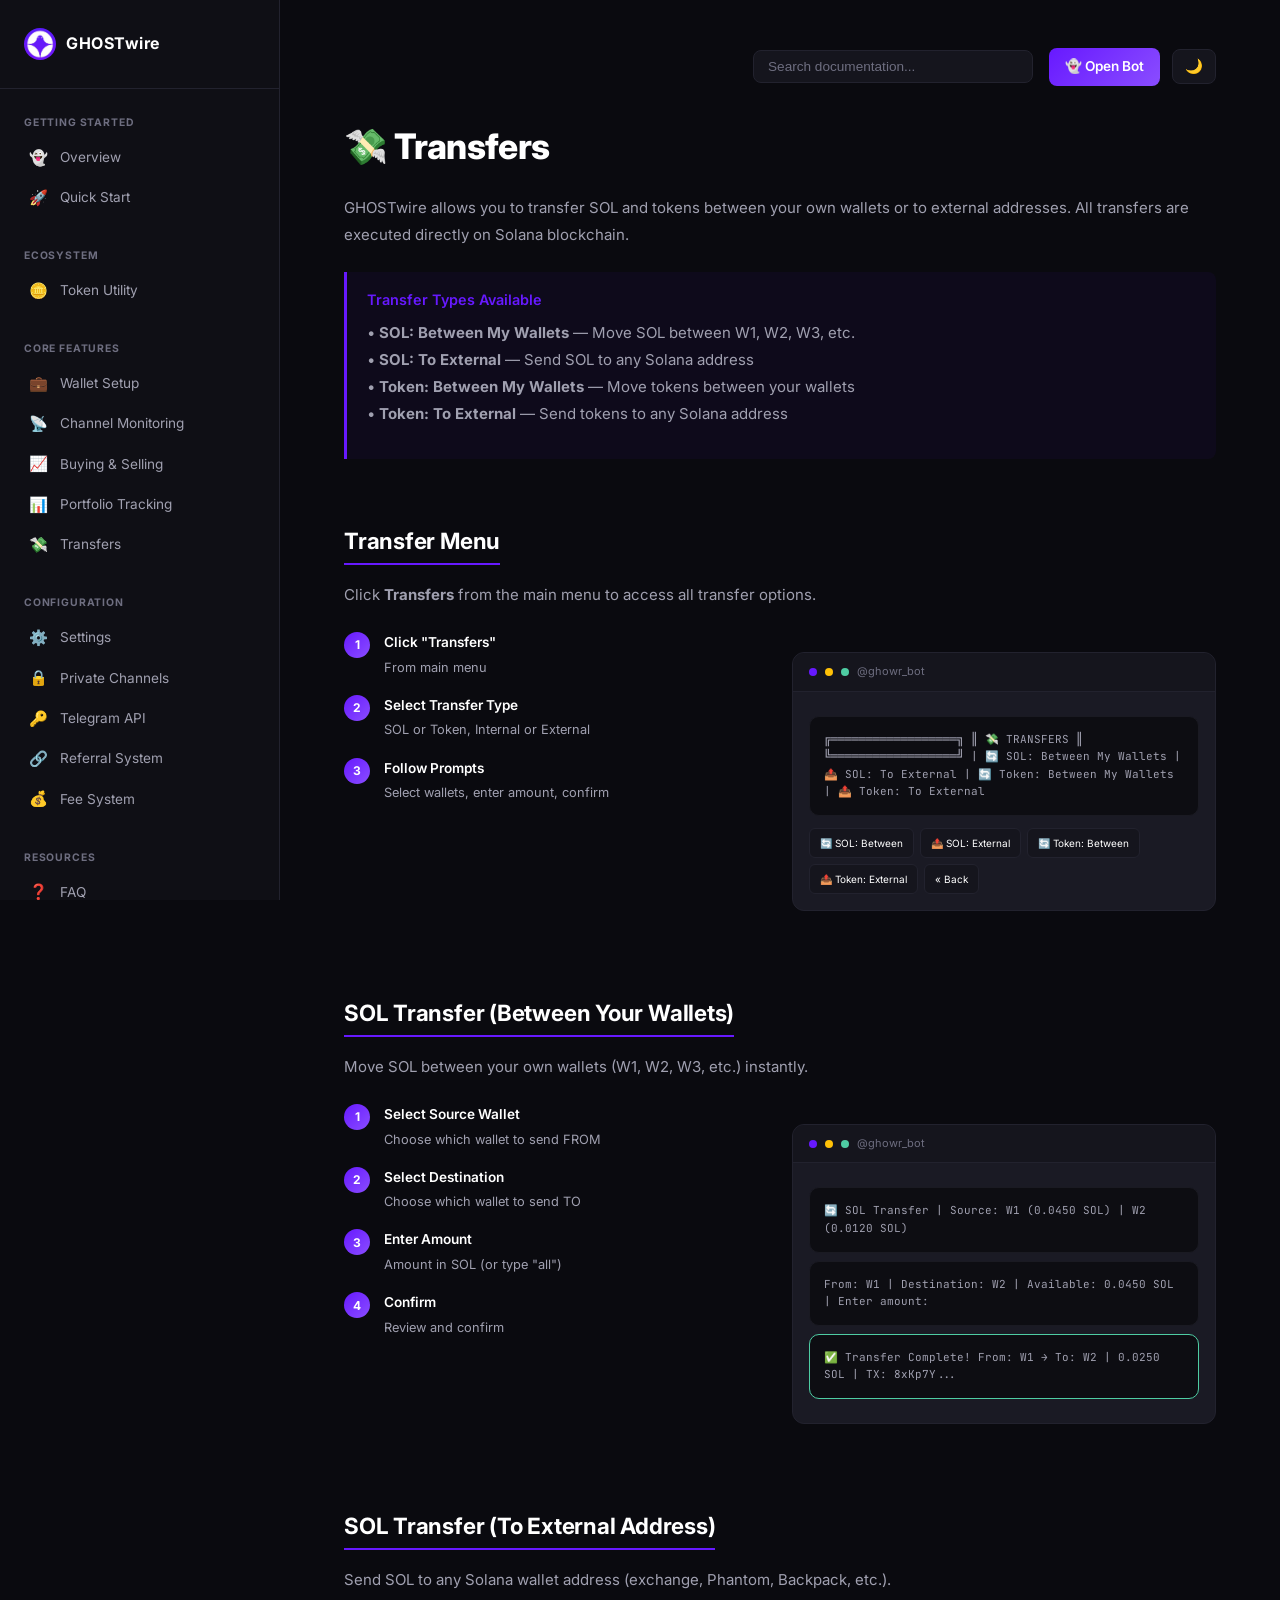
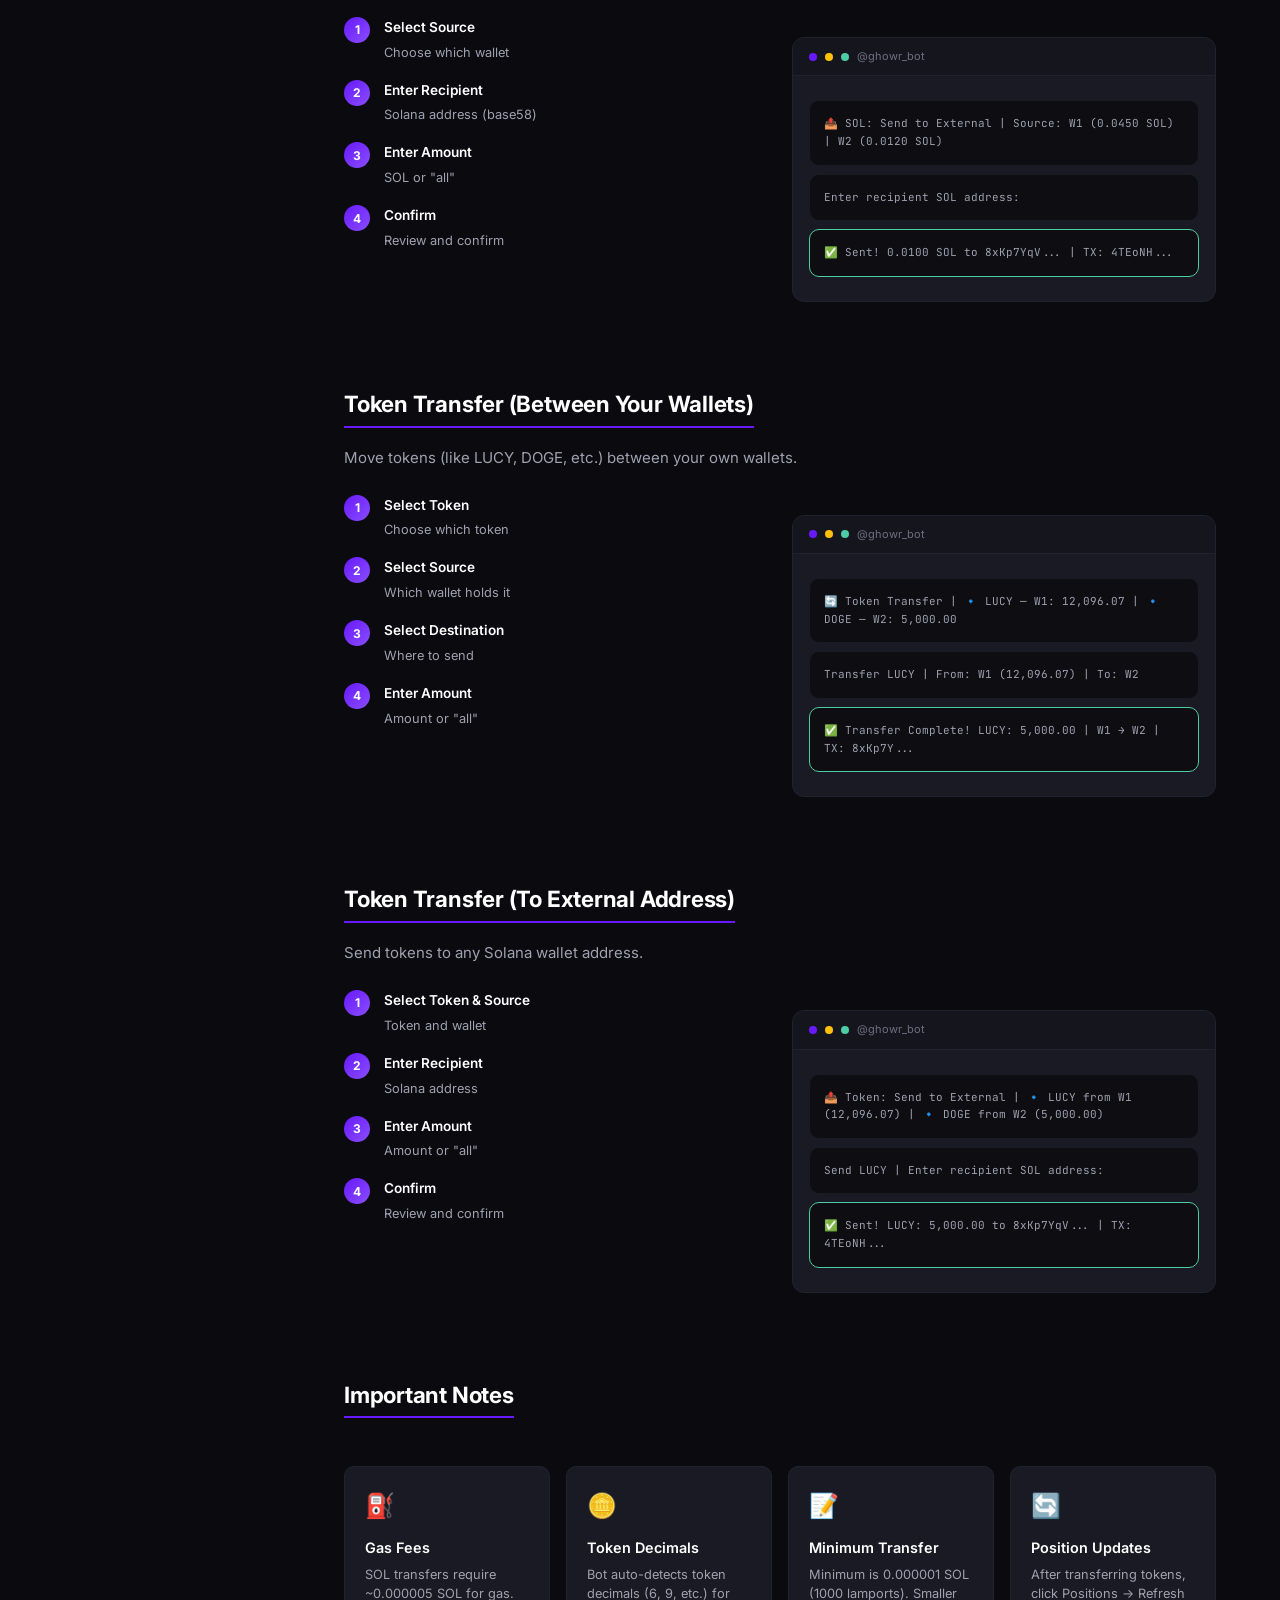
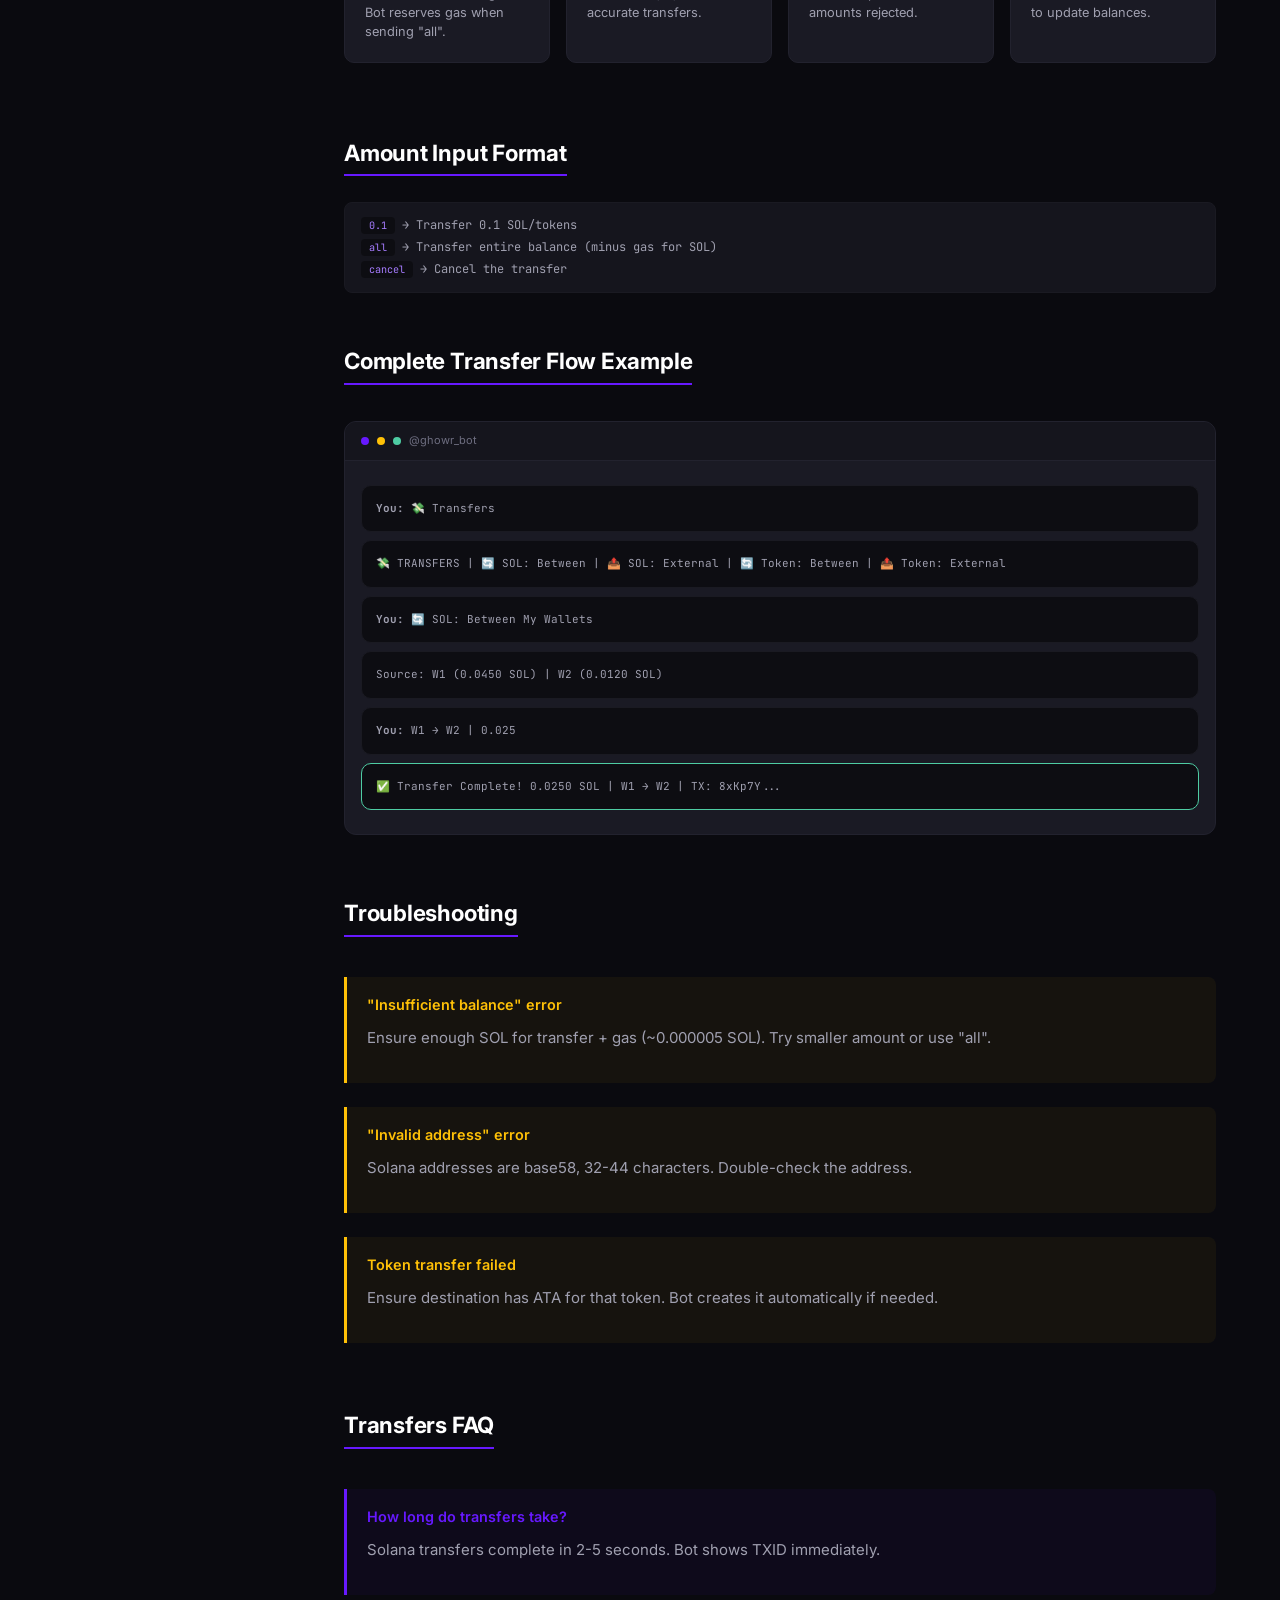
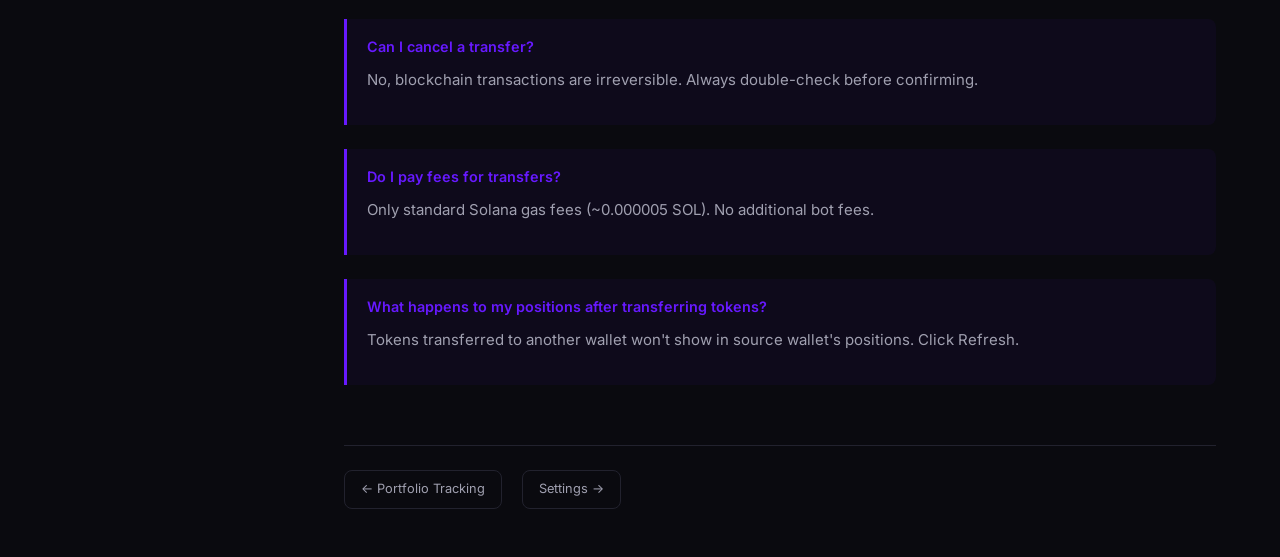
<file: transfers.html>
<!DOCTYPE html>
<html lang="en" data-theme="dark">
<head>
    <meta charset="UTF-8">
    <meta name="viewport" content="width=device-width, initial-scale=1.0">
    <title>Transfers - GHOSTwire</title>
    
    <!-- Favicon -->
    <link rel="icon" type="image/png" sizes="32x32" href="/assets/images/logo.png">
    <link rel="icon" type="image/png" sizes="16x16" href="/assets/images/logo.png">
    <link rel="apple-touch-icon" sizes="180x180" href="/assets/images/logo.png">
    
    <link href="https://fonts.googleapis.com/css2?family=Inter:wght@400;500;600;700;800&family=JetBrains+Mono:wght@400;500&display=swap" rel="stylesheet">
    <style>
        * { margin: 0; padding: 0; box-sizing: border-box; }

        :root {
            --bg-primary: #0a0a0f; --bg-secondary: #0f0f15; --bg-tertiary: #15151d;
            --bg-card: #1a1a24; --bg-code: #0d0d12;
            --accent-primary: #6719ff; --accent-secondary: #8a4dff;
            --accent-gradient: linear-gradient(135deg, #6719ff, #8a4dff);
            --text-primary: #ffffff; --text-secondary: #a0a0b0; --text-tertiary: #6e6e80;
            --border-primary: #22222e; --border-secondary: #1a1a22;
            --success: #4ecca3; --warning: #ffc107; --danger: #e94560;
            --sidebar-width: 280px;
            --max-content-width: 900px;
            --font-mono: 'JetBrains Mono', 'Fira Code', monospace;
            --font-sans: 'Inter', -apple-system, BlinkMacSystemFont, sans-serif;
        }

        [data-theme="light"] {
            --bg-primary: #ffffff; --bg-secondary: #f8f8fa; --bg-tertiary: #f0f0f2;
            --bg-card: #ffffff; --bg-code: #f5f5f7;
            --text-primary: #1a1a2e; --text-secondary: #5a5a6e; --text-tertiary: #8a8a9e;
            --border-primary: #e0e0e8; --border-secondary: #ececf0;
        }

        html, body { overflow-x: hidden; width: 100%; }
        body { font-family: var(--font-sans); background: var(--bg-primary); color: var(--text-primary); line-height: 1.6; font-size: 15px; }
        .page-wrapper { display: flex; min-height: 100vh; width: 100%; position: relative; justify-content: center; }

        /* Sidebar */
        .sidebar { 
            width: var(--sidebar-width); 
            min-width: var(--sidebar-width); 
            background: var(--bg-secondary); 
            border-right: 1px solid var(--border-primary); 
            position: fixed; 
            top: 0; 
            left: 0; 
            bottom: 0; 
            overflow-y: auto; 
            z-index: 1000; 
            transition: transform 0.3s ease; 
            display: flex; 
            flex-direction: column; 
        }
        .sidebar-header { padding: 28px 24px; border-bottom: 1px solid var(--border-primary); }
        .logo { display: flex; align-items: center; gap: 10px; text-decoration: none; }
        .logo-icon { width: 32px; height: 32px; background: linear-gradient(135deg, #6719ff, #8a4dff); border-radius: 50%; display: flex; align-items: center; justify-content: center; font-size: 18px; }
        .logo-text { font-weight: 700; font-size: 1rem; letter-spacing: 0.5px; color: var(--text-primary); }
        .sidebar-nav { flex: 1; padding: 20px 0; }
        .sidebar-section { margin-bottom: 24px; }
        .sidebar-section-title { padding: 6px 24px; font-size: 0.65rem; text-transform: uppercase; letter-spacing: 0.08em; color: var(--text-tertiary); font-weight: 700; }
        .sidebar-link { 
            display: flex; 
            align-items: center; 
            gap: 10px; 
            padding: 8px 24px; 
            color: var(--text-secondary); 
            transition: all 0.2s; 
            font-size: 0.85rem; 
            text-decoration: none;
            border-left: 2px solid transparent;
        }
        .sidebar-link:hover { color: var(--text-primary); background: var(--bg-tertiary); }
        .sidebar-link.active { 
            color: var(--accent-primary); 
            background: rgba(103, 25, 255, 0.06);
            border-left-color: var(--accent-primary);
        }
        .sidebar-link .icon { font-size: 0.95rem; width: 24px; text-align: center; }
        .sidebar-footer { padding: 20px 24px; border-top: 1px solid var(--border-primary); font-size: 0.7rem; color: var(--text-tertiary); text-align: center; }
        .sidebar-footer a { color: var(--text-tertiary); text-decoration: none; }
        .sidebar-footer a:hover { color: var(--accent-primary); }

        /* Main Content - Centered */
        .main-content { 
            flex: 1; 
            margin-left: var(--sidebar-width); 
            padding: 48px 64px; 
            min-height: 100vh; 
            background: var(--bg-primary);
            display: flex;
            justify-content: center;
        }
        .content-container { 
            max-width: var(--max-content-width); 
            width: 100%; 
        }

        h1 { 
            font-size: 2.2rem; 
            font-weight: 800; 
            margin-bottom: 20px; 
            letter-spacing: -0.02em; 
            color: var(--text-primary); 
        }
        h2 { 
            font-size: 1.4rem; 
            font-weight: 700; 
            margin-top: 40px; 
            margin-bottom: 16px; 
            color: var(--text-primary);
            letter-spacing: -0.01em;
            border-bottom: 2px solid var(--accent-primary);
            display: inline-block;
            padding-bottom: 4px;
        }
        h3 { font-size: 1.1rem; font-weight: 600; margin-top: 28px; margin-bottom: 12px; color: var(--text-primary); }
        h4 { font-size: 0.95rem; font-weight: 600; margin-top: 16px; margin-bottom: 8px; color: var(--text-primary); }
        p { margin-bottom: 16px; color: var(--text-secondary); line-height: 1.8; }
        a { color: var(--accent-primary); text-decoration: none; } 
        a:hover { text-decoration: underline; }
        code { font-family: var(--font-mono); font-size: 0.85em; background: var(--bg-code); padding: 2px 8px; border-radius: 4px; color: #a67cff; }

        /* Top Navigation */
        .top-nav { 
            display: flex; 
            justify-content: flex-end; 
            align-items: center; 
            padding: 0 0 32px 0; 
            gap: 16px; 
            flex-wrap: wrap; 
        }
        .search-wrapper { position: relative; flex: 1; max-width: 280px; min-width: 160px; }
        .search-box { background: var(--bg-tertiary); border: 1px solid var(--border-primary); border-radius: 8px; padding: 8px 14px; color: var(--text-primary); font-size: 0.85rem; width: 100%; transition: all 0.2s; }
        .search-box:focus { outline: none; border-color: var(--accent-primary); }
        .search-box::placeholder { color: var(--text-tertiary); }
        .search-results-dropdown { position: absolute; top: 100%; left: 0; right: 0; background: var(--bg-card); border: 1px solid var(--border-primary); border-radius: 8px; margin-top: 4px; max-height: 300px; overflow-y: auto; z-index: 500; display: none; box-shadow: 0 10px 30px rgba(0,0,0,0.3); }
        .search-results-dropdown a { display: block; padding: 10px 14px; color: var(--text-secondary); text-decoration: none; font-size: 0.85rem; border-bottom: 1px solid var(--border-secondary); }
        .search-results-dropdown a:last-child { border-bottom: none; }
        .search-results-dropdown a:hover { background: var(--bg-tertiary); color: var(--text-primary); text-decoration: none; }
        .top-nav-actions { display: flex; align-items: center; gap: 12px; }
        .theme-toggle { background: var(--bg-tertiary); border: 1px solid var(--border-primary); color: var(--text-primary); padding: 8px 12px; border-radius: 8px; cursor: pointer; font-size: 0.9rem; white-space: nowrap; }
        .open-bot-btn { padding: 8px 16px; background: var(--accent-gradient); color: white; border-radius: 8px; text-decoration: none; font-weight: 600; font-size: 0.85rem; white-space: nowrap; }
        .open-bot-btn:hover { opacity: 0.9; text-decoration: none; }

        /* Callouts */
        .callout { border-left: 3px solid; border-radius: 0 8px 8px 0; padding: 16px 20px; margin: 24px 0; background: var(--bg-card); }
        .callout-info { border-color: #6719ff; background: rgba(103, 25, 255, 0.05); }
        .callout-warning { border-color: #ffc107; background: rgba(255, 193, 7, 0.05); }
        .callout-success { border-color: #4ecca3; background: rgba(78, 204, 163, 0.05); }
        .callout-title { font-weight: 600; margin-bottom: 8px; font-size: 0.9rem; }
        .callout-info .callout-title { color: #6719ff; } 
        .callout-warning .callout-title { color: #ffc107; } 
        .callout-success .callout-title { color: #4ecca3; }

        /* Bot Preview */
        .bot-preview { background: var(--bg-card); border: 1px solid var(--border-primary); border-radius: 12px; overflow: hidden; margin: 20px 0; }
        .bot-preview-header { background: var(--bg-tertiary); padding: 10px 16px; display: flex; align-items: center; gap: 8px; font-size: 11px; color: var(--text-tertiary); border-bottom: 1px solid var(--border-primary); }
        .bot-preview-header .dot { width: 8px; height: 8px; border-radius: 50%; }
        .dot-red { background: #6719ff; } .dot-yellow { background: #ffc107; } .dot-green { background: #4ecca3; }
        .bot-preview-body { padding: 16px; }
        .bot-message { background: var(--bg-code); border-radius: 10px; padding: 14px; margin: 8px 0; color: var(--text-secondary); font-family: var(--font-mono); font-size: 11px; white-space: pre-wrap; word-break: break-word; border: 1px solid var(--border-secondary); }
        .bot-message.success { border-color: #4ecca3; }
        .bot-buttons { display: flex; flex-wrap: wrap; gap: 6px; margin-top: 12px; }
        .bot-button { background: var(--bg-tertiary); border: 1px solid var(--border-primary); color: var(--text-primary); padding: 6px 10px; border-radius: 6px; font-size: 10px; cursor: default; }
        .bot-button:hover { border-color: var(--accent-primary); }

        /* Steps */
        .step-with-preview { 
            display: grid; 
            grid-template-columns: 1fr 1fr; 
            gap: 24px; 
            margin: 24px 0; 
        }
        .step-with-preview > div { min-width: 0; }
        .steps { counter-reset: step; list-style: none; padding: 0; }
        .step { counter-increment: step; position: relative; padding-left: 40px; margin-bottom: 16px; }
        .step::before { content: counter(step); position: absolute; left: 0; top: 0; width: 26px; height: 26px; background: var(--accent-gradient); border-radius: 50%; display: flex; align-items: center; justify-content: center; font-weight: 700; font-size: 0.75rem; color: white; }
        .step-title { font-weight: 600; font-size: 0.85rem; margin-bottom: 2px; }
        .step p { font-size: 0.8rem; margin-bottom: 0; }

        /* Card Grid */
        .card-grid { 
            display: grid; 
            grid-template-columns: repeat(auto-fill, minmax(200px, 1fr)); 
            gap: 16px; 
            margin: 32px 0; 
        }
        .card { 
            background: var(--bg-card); 
            border: 1px solid var(--border-primary); 
            border-radius: 10px; 
            padding: 20px; 
            transition: all 0.2s; 
        }
        .card:hover { border-color: var(--accent-primary); transform: translateY(-2px); }
        .card-icon { font-size: 1.5rem; margin-bottom: 10px; }
        .card-title { font-weight: 600; margin-bottom: 6px; font-size: 0.9rem; }
        .card-desc { color: var(--text-secondary); font-size: 0.8rem; line-height: 1.5; }

        .transfer-summary { 
            background: var(--bg-tertiary); 
            border-radius: 8px; 
            padding: 12px 16px; 
            margin: 10px 0; 
            font-family: var(--font-mono); 
            font-size: 0.75rem; 
            border: 1px solid var(--border-secondary);
            color: var(--text-secondary);
            line-height: 1.8;
        }

        ul { color: var(--text-secondary); padding-left: 20px; margin-bottom: 16px; line-height: 1.8; }
        li { margin-bottom: 6px; font-size: 0.85rem; }

        .page-footer { margin-top: 60px; padding-top: 24px; border-top: 1px solid var(--border-primary); display: flex; justify-content: space-between; flex-wrap: wrap; gap: 16px; }
        .footer-nav { display: flex; gap: 20px; flex-wrap: wrap; }
        .footer-nav a { display: flex; align-items: center; gap: 8px; padding: 8px 16px; border: 1px solid var(--border-primary); border-radius: 8px; text-decoration: none; color: var(--text-secondary); font-size: 0.8rem; }
        .footer-nav a:hover { border-color: var(--accent-primary); color: var(--accent-primary); text-decoration: none; }

        /* Sidebar Overlay */
        .sidebar-overlay { display: none; position: fixed; inset: 0; background: rgba(0,0,0,0.5); z-index: 999; }
        .sidebar-overlay.active { display: block; }
        .mobile-menu-btn { display: none; position: fixed; top: 16px; left: 16px; z-index: 1100; background: var(--bg-card); border: 1px solid var(--border-primary); color: var(--text-primary); padding: 10px 14px; border-radius: 8px; cursor: pointer; font-size: 1.2rem; width: 44px; height: 44px; display: flex; align-items: center; justify-content: center; }

        @media (max-width: 1024px) { 
            .sidebar { transform: translateX(-100%); } 
            .sidebar.open { transform: translateX(0); } 
            .main-content { margin-left: 0 !important; padding: 20px !important; } 
            .mobile-menu-btn { display: flex !important; } 
            .sidebar-overlay.active { display: block; } 
            .top-nav { padding-left: 60px !important; padding-top: 8px !important; } 
        }
        @media (max-width: 768px) { 
            .main-content { padding: 16px !important; } 
            .top-nav { flex-direction: column; align-items: stretch; padding-left: 60px !important; padding-top: 8px !important; gap: 10px; } 
            .search-wrapper { max-width: 100%; width: 100%; order: 1; } 
            .top-nav-actions { order: 2; justify-content: flex-end; } 
            .step-with-preview { grid-template-columns: 1fr; } 
            .step-with-preview > div { min-width: 100%; } 
            .card-grid { grid-template-columns: 1fr; } 
            .card { min-width: 100%; } 
            .footer-nav { flex-direction: column; width: 100%; } 
            .footer-nav a { justify-content: center; } 
        }
        @media (max-width: 480px) { 
            .main-content { padding: 12px !important; } 
            .top-nav { padding-left: 56px !important; padding-top: 6px !important; gap: 8px; } 
            .mobile-menu-btn { top: 12px; left: 12px; width: 40px; height: 40px; } 
        }
        @media (min-width: 1025px) { 
            .mobile-menu-btn { display: none !important; } 
            .top-nav { padding-left: 0 !important; } 
        }
    </style>
</head>
<body>
    <div class="sidebar-overlay" id="sidebar-overlay"></div>
    <div class="page-wrapper">
        <button class="mobile-menu-btn" id="mobile-menu-btn" aria-label="Toggle menu">☰</button>
        
        <aside class="sidebar" id="sidebar">
            <div class="sidebar-header">
                <a href="/" class="logo">
                    <div class="logo-icon" style="background-image: url('/assets/images/logo.png'); background-size: cover; background-position: center; width: 32px; height: 32px; border-radius: 50%;"></div>
                    <span class="logo-text">GHOSTwire</span>
                </a>
            </div>
           <nav class="sidebar-nav">
    <div class="sidebar-section">
        <div class="sidebar-section-title">Getting Started</div>
        <a href="/" class="sidebar-link"><span class="icon">👻</span> Overview</a>
        <a href="/getting-started" class="sidebar-link"><span class="icon">🚀</span> Quick Start</a>
    </div>
    <div class="sidebar-section">
        <div class="sidebar-section-title">Ecosystem</div>
        <a href="/token-utility" class="sidebar-link"><span class="icon">🪙</span> Token Utility</a>
    </div>
    <div class="sidebar-section">
        <div class="sidebar-section-title">Core Features</div>
        <a href="/wallet" class="sidebar-link"><span class="icon">💼</span> Wallet Setup</a>
        <a href="/channels" class="sidebar-link"><span class="icon">📡</span> Channel Monitoring</a>
        <a href="/trading" class="sidebar-link"><span class="icon">📈</span> Buying & Selling</a>
        <a href="/portfolio" class="sidebar-link"><span class="icon">📊</span> Portfolio Tracking</a>
        <a href="/transfers" class="sidebar-link"><span class="icon">💸</span> Transfers</a>
    </div>
    <div class="sidebar-section">
        <div class="sidebar-section-title">Configuration</div>
        <a href="/settings" class="sidebar-link"><span class="icon">⚙️</span> Settings</a>
        <a href="/private-channels" class="sidebar-link"><span class="icon">🔒</span> Private Channels</a>
        <a href="/api" class="sidebar-link"><span class="icon">🔑</span> Telegram API</a>
        <a href="/referrals" class="sidebar-link"><span class="icon">🔗</span> Referral System</a>
        <a href="/fees" class="sidebar-link"><span class="icon">💰</span> Fee System</a>
    </div>
    <div class="sidebar-section">
        <div class="sidebar-section-title">Resources</div>
        <a href="/faq" class="sidebar-link"><span class="icon">❓</span> FAQ</a>
        <a href="/commands" class="sidebar-link"><span class="icon">⌨️</span> Commands</a>
    </div>
</nav>
            <div class="sidebar-footer">
                <p>© 2026 GHOSTwire</p>
                <p><a href="https://t.me/ghowr_bot" target="_blank">@ghowr_bot</a></p>
                <p style="margin-top: 4px;"><a href="https://www.ghostwirebot.tech/" target="_blank" style="color: var(--accent-primary);">🌐 ghostwirebot.tech</a></p>
            </div>
        </aside>
        
        <main class="main-content">
            <div class="content-container">
                <div class="top-nav">
                    <div class="search-wrapper"><input type="text" class="search-box" id="search-box" placeholder="Search documentation..."><div class="search-results-dropdown" id="search-results"></div></div>
                    <div class="top-nav-actions"><a href="https://t.me/ghowr_bot" target="_blank" class="open-bot-btn">👻 Open Bot</a><button class="theme-toggle" id="theme-toggle" aria-label="Toggle theme">🌙</button></div>
                </div>

                <h1>💸 Transfers</h1>
                <p>GHOSTwire allows you to transfer SOL and tokens between your own wallets or to external addresses. All transfers are executed directly on Solana blockchain.</p>

                <div class="callout callout-info">
                    <div class="callout-title">Transfer Types Available</div>
                    <p>• <strong>SOL: Between My Wallets</strong> — Move SOL between W1, W2, W3, etc.<br>• <strong>SOL: To External</strong> — Send SOL to any Solana address<br>• <strong>Token: Between My Wallets</strong> — Move tokens between your wallets<br>• <strong>Token: To External</strong> — Send tokens to any Solana address</p>
                </div>

                <h2>Transfer Menu</h2>
                <p>Click <strong>Transfers</strong> from the main menu to access all transfer options.</p>
                <div class="step-with-preview">
                    <div>
                        <div class="steps">
                            <div class="step"><div class="step-title">Click "Transfers"</div><p>From main menu</p></div>
                            <div class="step"><div class="step-title">Select Transfer Type</div><p>SOL or Token, Internal or External</p></div>
                            <div class="step"><div class="step-title">Follow Prompts</div><p>Select wallets, enter amount, confirm</p></div>
                        </div>
                    </div>
                    <div class="bot-preview">
                        <div class="bot-preview-header"><span class="dot dot-red"></span><span class="dot dot-yellow"></span><span class="dot dot-green"></span><span>@ghowr_bot</span></div>
                        <div class="bot-preview-body">
                            <div class="bot-message">╔══════════════════╗ ║ 💸 TRANSFERS ║ ╚══════════════════╝ | 🔄 SOL: Between My Wallets | 📤 SOL: To External | 🔄 Token: Between My Wallets | 📤 Token: To External</div>
                            <div class="bot-buttons">
                                <div class="bot-button">🔄 SOL: Between</div>
                                <div class="bot-button">📤 SOL: External</div>
                                <div class="bot-button">🔄 Token: Between</div>
                                <div class="bot-button">📤 Token: External</div>
                                <div class="bot-button">« Back</div>
                            </div>
                        </div>
                    </div>
                </div>

                <h2>SOL Transfer (Between Your Wallets)</h2>
                <p>Move SOL between your own wallets (W1, W2, W3, etc.) instantly.</p>
                <div class="step-with-preview">
                    <div>
                        <div class="steps">
                            <div class="step"><div class="step-title">Select Source Wallet</div><p>Choose which wallet to send FROM</p></div>
                            <div class="step"><div class="step-title">Select Destination</div><p>Choose which wallet to send TO</p></div>
                            <div class="step"><div class="step-title">Enter Amount</div><p>Amount in SOL (or type "all")</p></div>
                            <div class="step"><div class="step-title">Confirm</div><p>Review and confirm</p></div>
                        </div>
                    </div>
                    <div class="bot-preview">
                        <div class="bot-preview-header"><span class="dot dot-red"></span><span class="dot dot-yellow"></span><span class="dot dot-green"></span><span>@ghowr_bot</span></div>
                        <div class="bot-preview-body">
                            <div class="bot-message">🔄 SOL Transfer | Source: W1 (0.0450 SOL) | W2 (0.0120 SOL)</div>
                            <div class="bot-message">From: W1 | Destination: W2 | Available: 0.0450 SOL | Enter amount:</div>
                            <div class="bot-message success">✅ Transfer Complete! From: W1 → To: W2 | 0.0250 SOL | TX: 8xKp7Y...</div>
                        </div>
                    </div>
                </div>

                <h2>SOL Transfer (To External Address)</h2>
                <p>Send SOL to any Solana wallet address (exchange, Phantom, Backpack, etc.).</p>
                <div class="step-with-preview">
                    <div>
                        <div class="steps">
                            <div class="step"><div class="step-title">Select Source</div><p>Choose which wallet</p></div>
                            <div class="step"><div class="step-title">Enter Recipient</div><p>Solana address (base58)</p></div>
                            <div class="step"><div class="step-title">Enter Amount</div><p>SOL or "all"</p></div>
                            <div class="step"><div class="step-title">Confirm</div><p>Review and confirm</p></div>
                        </div>
                    </div>
                    <div class="bot-preview">
                        <div class="bot-preview-header"><span class="dot dot-red"></span><span class="dot dot-yellow"></span><span class="dot dot-green"></span><span>@ghowr_bot</span></div>
                        <div class="bot-preview-body">
                            <div class="bot-message">📤 SOL: Send to External | Source: W1 (0.0450 SOL) | W2 (0.0120 SOL)</div>
                            <div class="bot-message">Enter recipient SOL address:</div>
                            <div class="bot-message success">✅ Sent! 0.0100 SOL to 8xKp7YqV... | TX: 4TEoNH...</div>
                        </div>
                    </div>
                </div>

                <h2>Token Transfer (Between Your Wallets)</h2>
                <p>Move tokens (like LUCY, DOGE, etc.) between your own wallets.</p>
                <div class="step-with-preview">
                    <div>
                        <div class="steps">
                            <div class="step"><div class="step-title">Select Token</div><p>Choose which token</p></div>
                            <div class="step"><div class="step-title">Select Source</div><p>Which wallet holds it</p></div>
                            <div class="step"><div class="step-title">Select Destination</div><p>Where to send</p></div>
                            <div class="step"><div class="step-title">Enter Amount</div><p>Amount or "all"</p></div>
                        </div>
                    </div>
                    <div class="bot-preview">
                        <div class="bot-preview-header"><span class="dot dot-red"></span><span class="dot dot-yellow"></span><span class="dot dot-green"></span><span>@ghowr_bot</span></div>
                        <div class="bot-preview-body">
                            <div class="bot-message">🔄 Token Transfer | 🔹 LUCY — W1: 12,096.07 | 🔹 DOGE — W2: 5,000.00</div>
                            <div class="bot-message">Transfer LUCY | From: W1 (12,096.07) | To: W2</div>
                            <div class="bot-message success">✅ Transfer Complete! LUCY: 5,000.00 | W1 → W2 | TX: 8xKp7Y...</div>
                        </div>
                    </div>
                </div>

                <h2>Token Transfer (To External Address)</h2>
                <p>Send tokens to any Solana wallet address.</p>
                <div class="step-with-preview">
                    <div>
                        <div class="steps">
                            <div class="step"><div class="step-title">Select Token & Source</div><p>Token and wallet</p></div>
                            <div class="step"><div class="step-title">Enter Recipient</div><p>Solana address</p></div>
                            <div class="step"><div class="step-title">Enter Amount</div><p>Amount or "all"</p></div>
                            <div class="step"><div class="step-title">Confirm</div><p>Review and confirm</p></div>
                        </div>
                    </div>
                    <div class="bot-preview">
                        <div class="bot-preview-header"><span class="dot dot-red"></span><span class="dot dot-yellow"></span><span class="dot dot-green"></span><span>@ghowr_bot</span></div>
                        <div class="bot-preview-body">
                            <div class="bot-message">📤 Token: Send to External | 🔹 LUCY from W1 (12,096.07) | 🔹 DOGE from W2 (5,000.00)</div>
                            <div class="bot-message">Send LUCY | Enter recipient SOL address:</div>
                            <div class="bot-message success">✅ Sent! LUCY: 5,000.00 to 8xKp7YqV... | TX: 4TEoNH...</div>
                        </div>
                    </div>
                </div>

                <h2>Important Notes</h2>
                <div class="card-grid">
                    <div class="card"><div class="card-icon">⛽</div><div class="card-title">Gas Fees</div><div class="card-desc">SOL transfers require ~0.000005 SOL for gas. Bot reserves gas when sending "all".</div></div>
                    <div class="card"><div class="card-icon">🪙</div><div class="card-title">Token Decimals</div><div class="card-desc">Bot auto-detects token decimals (6, 9, etc.) for accurate transfers.</div></div>
                    <div class="card"><div class="card-icon">📝</div><div class="card-title">Minimum Transfer</div><div class="card-desc">Minimum is 0.000001 SOL (1000 lamports). Smaller amounts rejected.</div></div>
                    <div class="card"><div class="card-icon">🔄</div><div class="card-title">Position Updates</div><div class="card-desc">After transferring tokens, click Positions → Refresh to update balances.</div></div>
                </div>

                <h2>Amount Input Format</h2>
                <div class="transfer-summary">
                    <code>0.1</code> → Transfer 0.1 SOL/tokens<br>
                    <code>all</code> → Transfer entire balance (minus gas for SOL)<br>
                    <code>cancel</code> → Cancel the transfer
                </div>

                <h2>Complete Transfer Flow Example</h2>
                <div class="bot-preview">
                    <div class="bot-preview-header"><span class="dot dot-red"></span><span class="dot dot-yellow"></span><span class="dot dot-green"></span><span>@ghowr_bot</span></div>
                    <div class="bot-preview-body">
                        <div class="bot-message"><b>You:</b> 💸 Transfers</div>
                        <div class="bot-message">💸 TRANSFERS | 🔄 SOL: Between | 📤 SOL: External | 🔄 Token: Between | 📤 Token: External</div>
                        <div class="bot-message"><b>You:</b> 🔄 SOL: Between My Wallets</div>
                        <div class="bot-message">Source: W1 (0.0450 SOL) | W2 (0.0120 SOL)</div>
                        <div class="bot-message"><b>You:</b> W1 → W2 | 0.025</div>
                        <div class="bot-message success">✅ Transfer Complete! 0.0250 SOL | W1 → W2 | TX: 8xKp7Y...</div>
                    </div>
                </div>

                <h2>Troubleshooting</h2>
                <div class="callout callout-warning"><div class="callout-title">"Insufficient balance" error</div><p>Ensure enough SOL for transfer + gas (~0.000005 SOL). Try smaller amount or use "all".</p></div>
                <div class="callout callout-warning"><div class="callout-title">"Invalid address" error</div><p>Solana addresses are base58, 32-44 characters. Double-check the address.</p></div>
                <div class="callout callout-warning"><div class="callout-title">Token transfer failed</div><p>Ensure destination has ATA for that token. Bot creates it automatically if needed.</p></div>

                <h2>Transfers FAQ</h2>
                <div class="callout callout-info"><div class="callout-title">How long do transfers take?</div><p>Solana transfers complete in 2-5 seconds. Bot shows TXID immediately.</p></div>
                <div class="callout callout-info"><div class="callout-title">Can I cancel a transfer?</div><p>No, blockchain transactions are irreversible. Always double-check before confirming.</p></div>
                <div class="callout callout-info"><div class="callout-title">Do I pay fees for transfers?</div><p>Only standard Solana gas fees (~0.000005 SOL). No additional bot fees.</p></div>
                <div class="callout callout-info"><div class="callout-title">What happens to my positions after transferring tokens?</div><p>Tokens transferred to another wallet won't show in source wallet's positions. Click Refresh.</p></div>

                <div class="page-footer"><div class="footer-nav"><a href="/portfolio">← Portfolio Tracking</a><a href="/settings">Settings →</a></div></div>
            </div>
        </main>
    </div>

    <script>
        function initTheme() { var savedTheme = localStorage.getItem('theme') || 'dark'; document.documentElement.setAttribute('data-theme', savedTheme); var toggleBtn = document.getElementById('theme-toggle'); if (toggleBtn) { toggleBtn.addEventListener('click', function() { var current = document.documentElement.getAttribute('data-theme'); var next = current === 'dark' ? 'light' : 'dark'; document.documentElement.setAttribute('data-theme', next); localStorage.setItem('theme', next); toggleBtn.textContent = next === 'dark' ? '🌙' : '☀️'; }); toggleBtn.textContent = savedTheme === 'dark' ? '🌙' : '☀️'; } }
        function initSidebar() { var sidebar = document.getElementById('sidebar'); var menuBtn = document.getElementById('mobile-menu-btn'); var overlay = document.getElementById('sidebar-overlay'); function openSidebar() { sidebar.classList.add('open'); overlay.classList.add('active'); document.body.style.overflow = 'hidden'; } function closeSidebar() { sidebar.classList.remove('open'); overlay.classList.remove('active'); document.body.style.overflow = ''; } if (menuBtn) menuBtn.addEventListener('click', openSidebar); if (overlay) overlay.addEventListener('click', closeSidebar); sidebar.querySelectorAll('.sidebar-link').forEach(function(link) { link.addEventListener('click', function() { if (window.innerWidth <= 1024) closeSidebar(); }); }); window.addEventListener('resize', function() { if (window.innerWidth > 1024) closeSidebar(); }); }
        function initSearch() { var searchBox = document.getElementById('search-box'); var searchResults = document.getElementById('search-results'); if (!searchBox || !searchResults) return; var searchData = [{ title: 'Overview', url: '/' }, { title: 'Quick Start', url: '/getting-started' }, { title: 'Wallet Setup', url: '/wallet' }, { title: 'Channel Monitoring', url: '/channels' }, { title: 'Buying & Selling', url: '/trading' }, { title: 'Portfolio Tracking', url: '/portfolio' }, { title: 'Transfers', url: '/transfers' }, { title: 'Settings', url: '/settings' }, { title: 'Private Channels', url: '/private-channels' }, { title: 'Referral System', url: '/referrals' }, { title: 'Fee System', url: '/fees' }, { title: 'FAQ', url: '/faq' }, { title: 'Commands', url: '/commands' }]; searchBox.addEventListener('input', function(e) { var query = e.target.value.toLowerCase().trim(); if (query.length > 0) { var results = searchData.filter(function(d) { return d.title.toLowerCase().indexOf(query) !== -1; }); if (results.length > 0) { var html = ''; results.forEach(function(r) { html += '<a href="'+r.url+'">'+r.title+'</a>'; }); searchResults.innerHTML = html; searchResults.style.display = 'block'; } else { searchResults.innerHTML = '<div style="padding:12px;color:var(--text-tertiary);font-size:0.85rem;">No results</div>'; searchResults.style.display = 'block'; } } else { searchResults.style.display = 'none'; } }); document.addEventListener('click', function(e) { if (!searchBox.contains(e.target) && !searchResults.contains(e.target)) searchResults.style.display = 'none'; }); document.addEventListener('keydown', function(e) { if (e.key === 'Escape') { searchResults.style.display = 'none'; searchBox.blur(); } }); }
        document.addEventListener('DOMContentLoaded', function() { initTheme(); initSidebar(); initSearch(); });
    </script>
</body>
</html>
</file>
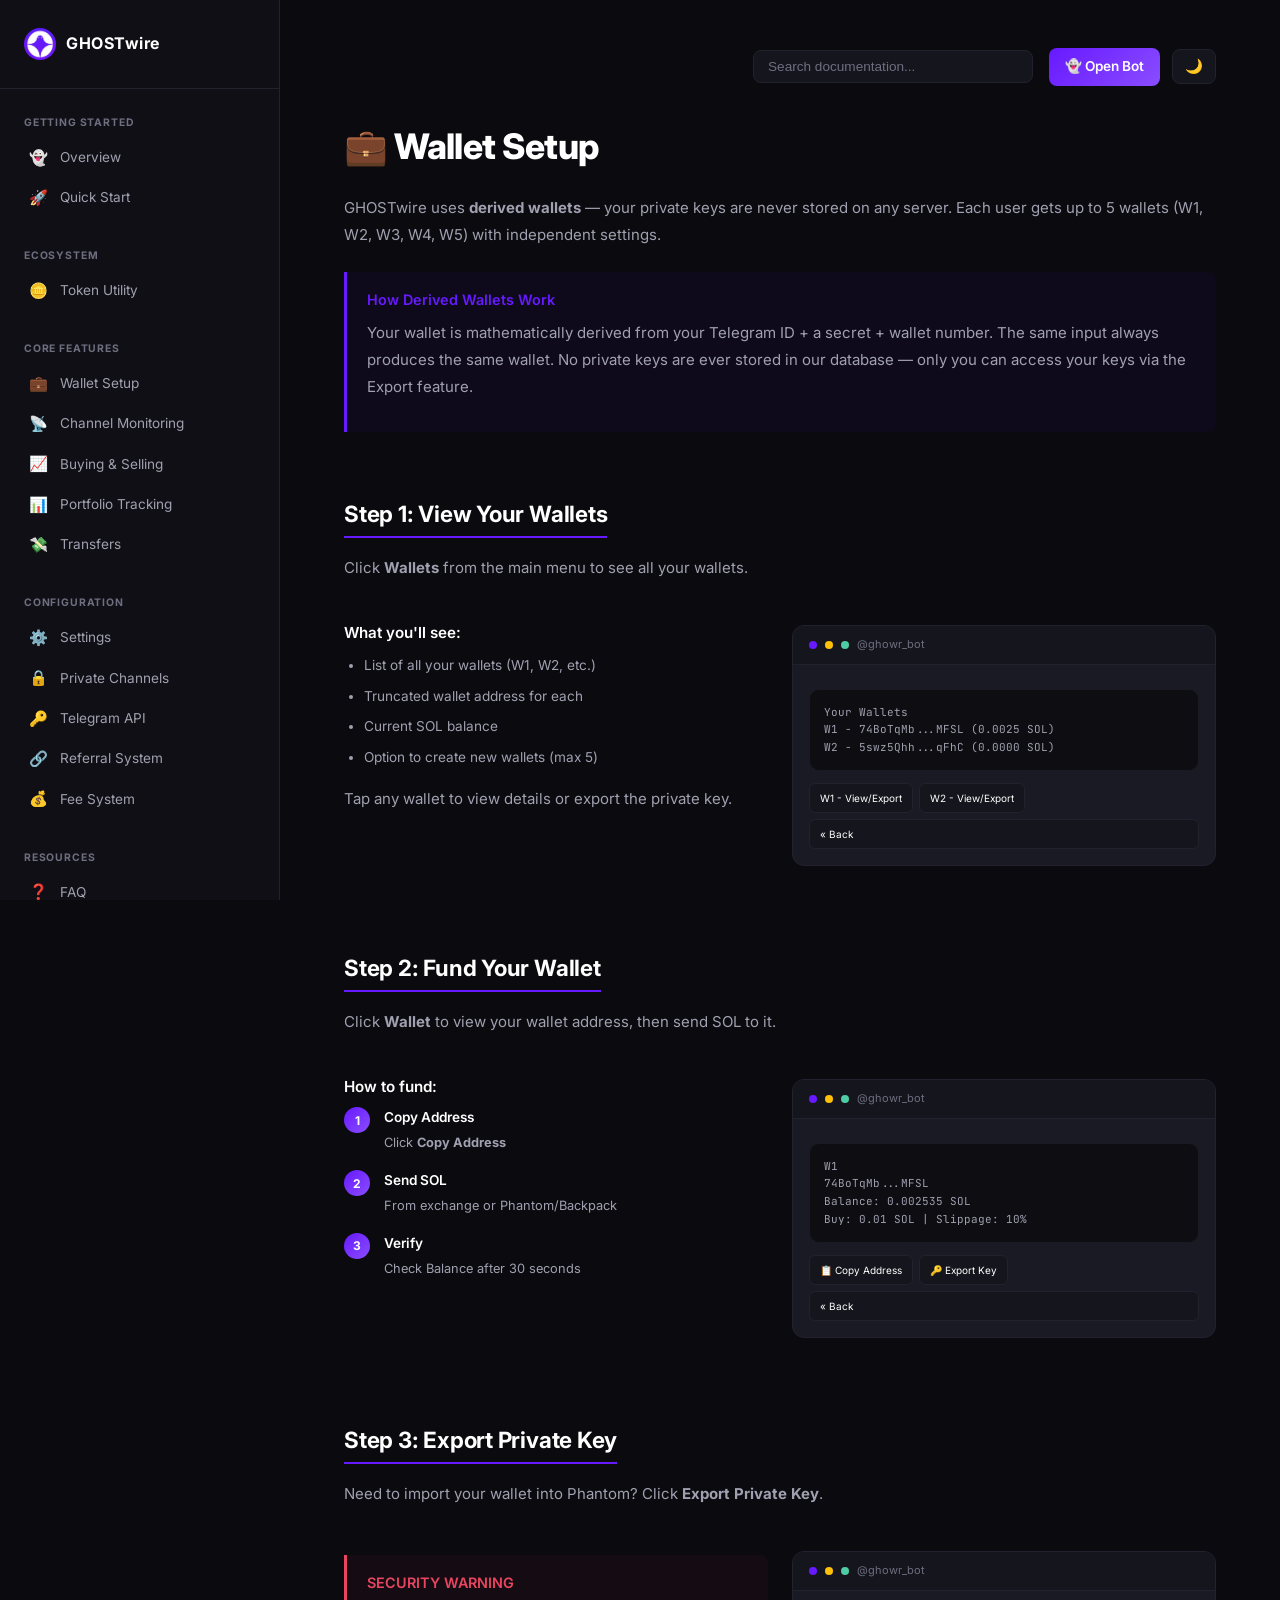
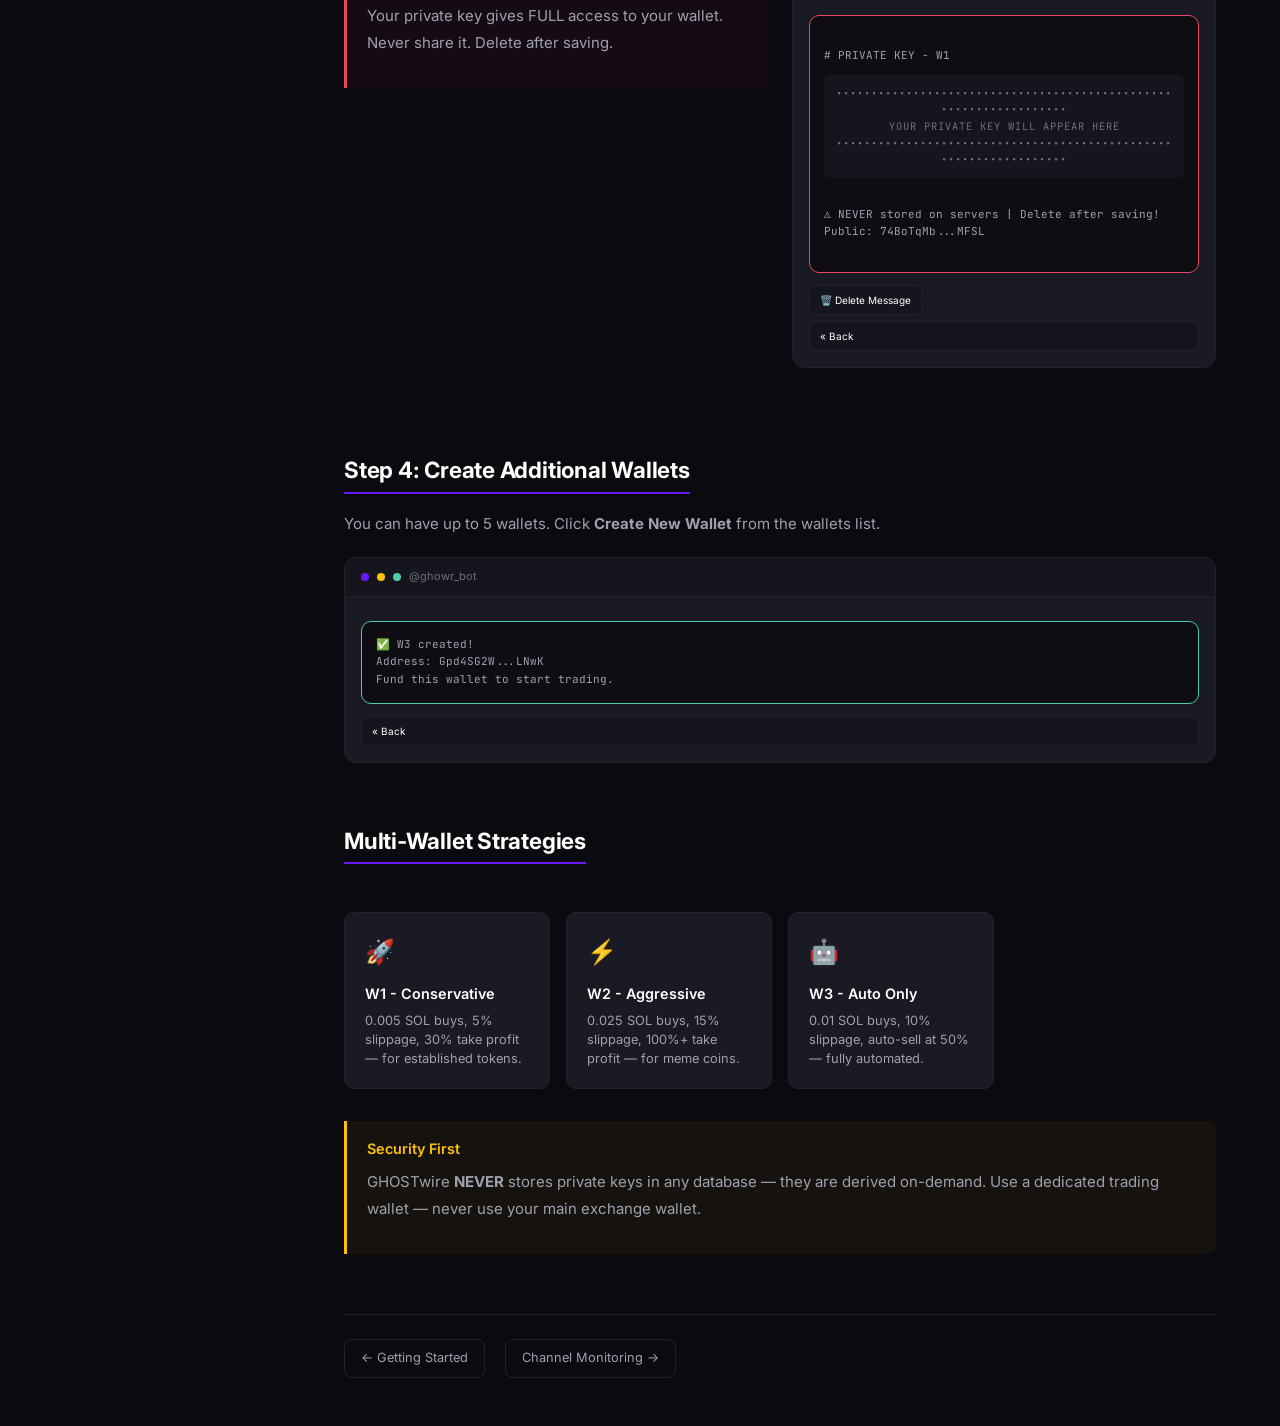
<file: wallet.html>
<!DOCTYPE html>
<html lang="en" data-theme="dark">
<head>
    <meta charset="UTF-8">
    <meta name="viewport" content="width=device-width, initial-scale=1.0">
    <title>Wallet Setup - GHOSTwire</title>
    
    <!-- Favicon -->
    <link rel="icon" type="image/png" sizes="32x32" href="assets/images/logo.png">
    <link rel="icon" type="image/png" sizes="16x16" href="assets/images/logo.png">
    <link rel="apple-touch-icon" sizes="180x180" href="assets/images/logo.png">
    
    <link href="https://fonts.googleapis.com/css2?family=Inter:wght@400;500;600;700;800&family=JetBrains+Mono:wght@400;500&display=swap" rel="stylesheet">
    <style>
        * {
            margin: 0;
            padding: 0;
            box-sizing: border-box;
        }

        :root {
            --bg-primary: #0a0a0f;
            --bg-secondary: #0f0f15;
            --bg-tertiary: #15151d;
            --bg-card: #1a1a24;
            --bg-code: #0d0d12;
            --accent-primary: #6719ff;
            --accent-secondary: #8a4dff;
            --accent-gradient: linear-gradient(135deg, #6719ff, #8a4dff);
            --text-primary: #ffffff;
            --text-secondary: #a0a0b0;
            --text-tertiary: #6e6e80;
            --border-primary: #22222e;
            --border-secondary: #1a1a22;
            --success: #4ecca3;
            --warning: #ffc107;
            --danger: #e94560;
            --sidebar-width: 280px;
            --max-content-width: 900px;
            --font-mono: 'JetBrains Mono', 'Fira Code', monospace;
            --font-sans: 'Inter', -apple-system, BlinkMacSystemFont, sans-serif;
        }

        [data-theme="light"] {
            --bg-primary: #ffffff;
            --bg-secondary: #f8f8fa;
            --bg-tertiary: #f0f0f2;
            --bg-card: #ffffff;
            --bg-code: #f5f5f7;
            --text-primary: #1a1a2e;
            --text-secondary: #5a5a6e;
            --text-tertiary: #8a8a9e;
            --border-primary: #e0e0e8;
            --border-secondary: #ececf0;
        }

        html, body {
            overflow-x: hidden;
            width: 100%;
        }

        body {
            font-family: var(--font-sans);
            background: var(--bg-primary);
            color: var(--text-primary);
            line-height: 1.6;
            font-size: 15px;
        }

        .page-wrapper {
            display: flex;
            min-height: 100vh;
            width: 100%;
            position: relative;
            justify-content: center;
        }

        /* Sidebar */
        .sidebar {
            width: var(--sidebar-width);
            min-width: var(--sidebar-width);
            background: var(--bg-secondary);
            border-right: 1px solid var(--border-primary);
            position: fixed;
            top: 0;
            left: 0;
            bottom: 0;
            overflow-y: auto;
            z-index: 1000;
            transition: transform 0.3s ease;
            display: flex;
            flex-direction: column;
        }

        .sidebar-header {
            padding: 28px 24px;
            border-bottom: 1px solid var(--border-primary);
        }

        .logo {
            display: flex;
            align-items: center;
            gap: 10px;
            text-decoration: none;
        }

        .logo-icon {
            width: 32px;
            height: 32px;
            background: linear-gradient(135deg, #6719ff, #8a4dff);
            border-radius: 50%;
            display: flex;
            align-items: center;
            justify-content: center;
            font-size: 18px;
        }

        .logo-text {
            font-weight: 700;
            font-size: 1rem;
            letter-spacing: 0.5px;
            color: var(--text-primary);
        }

        .sidebar-nav {
            flex: 1;
            padding: 20px 0;
        }

        .sidebar-section {
            margin-bottom: 24px;
        }

        .sidebar-section-title {
            padding: 6px 24px;
            font-size: 0.65rem;
            text-transform: uppercase;
            letter-spacing: 0.08em;
            color: var(--text-tertiary);
            font-weight: 700;
        }

        .sidebar-link {
            display: flex;
            align-items: center;
            gap: 10px;
            padding: 8px 24px;
            color: var(--text-secondary);
            transition: all 0.2s;
            font-size: 0.85rem;
            text-decoration: none;
            border-left: 2px solid transparent;
        }

        .sidebar-link:hover {
            color: var(--text-primary);
            background: var(--bg-tertiary);
        }

        .sidebar-link.active {
            color: var(--accent-primary);
            background: rgba(103, 25, 255, 0.06);
            border-left-color: var(--accent-primary);
        }

        .sidebar-link .icon {
            font-size: 0.95rem;
            width: 24px;
            text-align: center;
        }

        .sidebar-footer {
            padding: 20px 24px;
            border-top: 1px solid var(--border-primary);
            font-size: 0.7rem;
            color: var(--text-tertiary);
            text-align: center;
        }

        .sidebar-footer a {
            color: var(--text-tertiary);
            text-decoration: none;
        }

        .sidebar-footer a:hover {
            color: var(--accent-primary);
        }

        /* Main Content - Centered */
        .main-content {
            flex: 1;
            margin-left: var(--sidebar-width);
            padding: 48px 64px;
            min-height: 100vh;
            background: var(--bg-primary);
            display: flex;
            justify-content: center;
        }

        .content-container {
            max-width: var(--max-content-width);
            width: 100%;
        }

        h1 { 
            font-size: 2.2rem; 
            font-weight: 800; 
            margin-bottom: 20px; 
            letter-spacing: -0.02em; 
            color: var(--text-primary); 
        }
        h2 { 
            font-size: 1.4rem; 
            font-weight: 700; 
            margin-top: 40px; 
            margin-bottom: 16px; 
            color: var(--text-primary);
            letter-spacing: -0.01em;
            border-bottom: 2px solid var(--accent-primary);
            display: inline-block;
            padding-bottom: 4px;
        }
        h3 { font-size: 1.1rem; font-weight: 600; margin-top: 28px; margin-bottom: 12px; color: var(--text-primary); }
        h4 { font-size: 0.95rem; font-weight: 600; margin-top: 16px; margin-bottom: 8px; color: var(--text-primary); }

        p { margin-bottom: 16px; color: var(--text-secondary); line-height: 1.8; }

        a { color: var(--accent-primary); text-decoration: none; }
        a:hover { text-decoration: underline; }

        code {
            font-family: var(--font-mono);
            font-size: 0.85em;
            background: var(--bg-code);
            padding: 2px 8px;
            border-radius: 4px;
            color: #a67cff;
        }

        /* Top Navigation */
        .top-nav {
            display: flex;
            justify-content: flex-end;
            align-items: center;
            padding: 0 0 32px 0;
            gap: 16px;
            flex-wrap: wrap;
        }

        .search-wrapper {
            position: relative;
            flex: 1;
            max-width: 280px;
            min-width: 160px;
        }

        .search-box {
            background: var(--bg-tertiary);
            border: 1px solid var(--border-primary);
            border-radius: 8px;
            padding: 8px 14px;
            color: var(--text-primary);
            font-size: 0.85rem;
            width: 100%;
            transition: all 0.2s;
        }

        .search-box:focus {
            outline: none;
            border-color: var(--accent-primary);
        }

        .search-box::placeholder {
            color: var(--text-tertiary);
        }

        .search-results-dropdown {
            position: absolute;
            top: 100%;
            left: 0;
            right: 0;
            background: var(--bg-card);
            border: 1px solid var(--border-primary);
            border-radius: 8px;
            margin-top: 4px;
            max-height: 300px;
            overflow-y: auto;
            z-index: 500;
            display: none;
            box-shadow: 0 10px 30px rgba(0,0,0,0.3);
        }

        .search-results-dropdown a {
            display: block;
            padding: 10px 14px;
            color: var(--text-secondary);
            text-decoration: none;
            font-size: 0.85rem;
            border-bottom: 1px solid var(--border-secondary);
            transition: all 0.2s;
        }

        .search-results-dropdown a:last-child { border-bottom: none; }

        .search-results-dropdown a:hover {
            background: var(--bg-tertiary);
            color: var(--text-primary);
            text-decoration: none;
        }

        .top-nav-actions {
            display: flex;
            align-items: center;
            gap: 12px;
        }

        .theme-toggle {
            background: var(--bg-tertiary);
            border: 1px solid var(--border-primary);
            color: var(--text-primary);
            padding: 8px 12px;
            border-radius: 8px;
            cursor: pointer;
            font-size: 0.9rem;
            white-space: nowrap;
        }

        .open-bot-btn {
            padding: 8px 16px;
            background: var(--accent-gradient);
            color: white;
            border-radius: 8px;
            text-decoration: none;
            font-weight: 600;
            font-size: 0.85rem;
            border: none;
            white-space: nowrap;
        }

        .open-bot-btn:hover { opacity: 0.9; text-decoration: none; }

        /* Callouts */
        .callout {
            border-left: 3px solid;
            border-radius: 0 8px 8px 0;
            padding: 16px 20px;
            margin: 24px 0;
            background: var(--bg-card);
        }

        .callout-info { border-color: #6719ff; background: rgba(103, 25, 255, 0.05); }
        .callout-warning { border-color: #ffc107; background: rgba(255, 193, 7, 0.05); }
        .callout-danger { border-color: #e94560; background: rgba(233, 69, 96, 0.05); }
        .callout-success { border-color: #4ecca3; background: rgba(78, 204, 163, 0.05); }

        .callout-title { font-weight: 600; margin-bottom: 8px; font-size: 0.9rem; }
        .callout-info .callout-title { color: #6719ff; }
        .callout-warning .callout-title { color: #ffc107; }
        .callout-danger .callout-title { color: #e94560; }
        .callout-success .callout-title { color: #4ecca3; }

        /* Bot Preview */
        .bot-preview {
            background: var(--bg-card);
            border: 1px solid var(--border-primary);
            border-radius: 12px;
            overflow: hidden;
            margin: 20px 0;
        }

        .bot-preview-header {
            background: var(--bg-tertiary);
            padding: 10px 16px;
            display: flex;
            align-items: center;
            gap: 8px;
            font-size: 11px;
            color: var(--text-tertiary);
            border-bottom: 1px solid var(--border-primary);
        }

        .bot-preview-header .dot { width: 8px; height: 8px; border-radius: 50%; }
        .dot-red { background: #6719ff; }
        .dot-yellow { background: #ffc107; }
        .dot-green { background: #4ecca3; }

        .bot-preview-body { padding: 16px; }

        .bot-message {
            background: var(--bg-code);
            border-radius: 10px;
            padding: 14px;
            margin: 8px 0;
            color: var(--text-secondary);
            font-family: var(--font-mono);
            font-size: 11px;
            white-space: pre-wrap;
            word-break: break-word;
            border: 1px solid var(--border-secondary);
        }

        .bot-message.success { border-color: #4ecca3; }

        .bot-buttons {
            display: flex;
            flex-wrap: wrap;
            gap: 6px;
            margin-top: 12px;
        }

        .bot-button {
            background: var(--bg-tertiary);
            border: 1px solid var(--border-primary);
            color: var(--text-primary);
            padding: 6px 10px;
            border-radius: 6px;
            font-size: 10px;
            cursor: default;
            transition: all 0.2s;
        }

        .bot-button:hover { border-color: var(--accent-primary); }

        /* Steps */
        .steps { counter-reset: step; list-style: none; padding: 0; }

        .step {
            counter-increment: step;
            position: relative;
            padding-left: 40px;
            margin-bottom: 16px;
        }

        .step::before {
            content: counter(step);
            position: absolute;
            left: 0;
            top: 0;
            width: 26px;
            height: 26px;
            background: var(--accent-gradient);
            border-radius: 50%;
            display: flex;
            align-items: center;
            justify-content: center;
            font-weight: 700;
            font-size: 0.75rem;
            color: white;
        }

        .step-title { font-weight: 600; font-size: 0.85rem; margin-bottom: 2px; }
        .step p { font-size: 0.8rem; margin-bottom: 0; }

        .step-with-preview {
            display: grid;
            grid-template-columns: 1fr 1fr;
            gap: 24px;
            margin: 24px 0;
        }

        .step-with-preview > div { min-width: 0; }

        /* Card Grid */
        .card-grid {
            display: grid;
            grid-template-columns: repeat(auto-fill, minmax(200px, 1fr));
            gap: 16px;
            margin: 32px 0;
        }

        .card {
            background: var(--bg-card);
            border: 1px solid var(--border-primary);
            border-radius: 10px;
            padding: 20px;
            transition: all 0.2s;
        }

        .card:hover { border-color: var(--accent-primary); transform: translateY(-2px); }
        .card-icon { font-size: 1.5rem; margin-bottom: 10px; }
        .card-title { font-weight: 600; margin-bottom: 6px; font-size: 0.9rem; }
        .card-desc { color: var(--text-secondary); font-size: 0.8rem; line-height: 1.5; }

        /* Private Key Box */
        .private-key-box {
            background: var(--bg-code);
            border-radius: 10px;
            padding: 14px;
            border: 1px solid #e94560;
        }

        .sensitive-placeholder {
            background: var(--bg-tertiary);
            padding: 10px;
            border-radius: 6px;
            font-family: var(--font-mono);
            font-size: 0.65rem;
            color: var(--text-tertiary);
            text-align: center;
            letter-spacing: 1px;
            margin: 10px 0;
        }

        ul { color: var(--text-secondary); padding-left: 20px; margin-bottom: 16px; line-height: 1.8; }
        li { margin-bottom: 6px; font-size: 0.85rem; }

        .page-footer {
            margin-top: 60px;
            padding-top: 24px;
            border-top: 1px solid var(--border-primary);
            display: flex;
            justify-content: space-between;
            flex-wrap: wrap;
            gap: 16px;
        }

        .footer-nav { display: flex; gap: 20px; flex-wrap: wrap; }

        .footer-nav a {
            display: flex;
            align-items: center;
            gap: 8px;
            padding: 8px 16px;
            border: 1px solid var(--border-primary);
            border-radius: 8px;
            transition: all 0.2s;
            text-decoration: none;
            color: var(--text-secondary);
            font-size: 0.8rem;
        }

        .footer-nav a:hover { border-color: var(--accent-primary); color: var(--accent-primary); text-decoration: none; }

        /* Sidebar Overlay */
        .sidebar-overlay {
            display: none;
            position: fixed;
            inset: 0;
            background: rgba(0,0,0,0.5);
            z-index: 999;
        }

        .sidebar-overlay.active { display: block; }

        /* Mobile Menu Button */
        .mobile-menu-btn {
            display: none;
            position: fixed;
            top: 16px;
            left: 16px;
            z-index: 1100;
            background: var(--bg-card);
            border: 1px solid var(--border-primary);
            color: var(--text-primary);
            padding: 10px 14px;
            border-radius: 8px;
            cursor: pointer;
            font-size: 1.2rem;
            width: 44px;
            height: 44px;
            display: flex;
            align-items: center;
            justify-content: center;
        }

        /* Responsive */
        @media (max-width: 1024px) {
            .sidebar { transform: translateX(-100%); }
            .sidebar.open { transform: translateX(0); }
            .main-content { margin-left: 0 !important; padding: 20px !important; }
            .mobile-menu-btn { display: flex !important; }
            .sidebar-overlay.active { display: block; }
            .top-nav { padding-left: 60px !important; padding-top: 8px !important; }
        }

        @media (max-width: 768px) {
            .main-content { padding: 16px !important; }
            .top-nav { flex-direction: column; align-items: stretch; padding-left: 60px !important; padding-top: 8px !important; gap: 10px; }
            .search-wrapper { max-width: 100%; width: 100%; order: 1; }
            .top-nav-actions { order: 2; justify-content: flex-end; }
            .step-with-preview { grid-template-columns: 1fr; }
            .step-with-preview > div { min-width: 100%; }
            .card-grid { grid-template-columns: 1fr; }
            .card { min-width: 100%; }
            .footer-nav { flex-direction: column; width: 100%; }
            .footer-nav a { justify-content: center; }
        }

        @media (max-width: 480px) {
            .main-content { padding: 12px !important; }
            .top-nav { padding-left: 56px !important; padding-top: 6px !important; gap: 8px; }
            .mobile-menu-btn { top: 12px; left: 12px; width: 40px; height: 40px; }
        }

        @media (min-width: 1025px) {
            .mobile-menu-btn { display: none !important; }
            .top-nav { padding-left: 0 !important; }
        }
    </style>
</head>
<body>
    <div class="sidebar-overlay" id="sidebar-overlay"></div>
    
    <div class="page-wrapper">
        <button class="mobile-menu-btn" id="mobile-menu-btn" aria-label="Toggle menu">☰</button>
        
        <aside class="sidebar" id="sidebar">
            <div class="sidebar-header">
                <a href="/" class="logo">
                    <div class="logo-icon" style="background-image: url('assets/images/logo.png'); background-size: cover; background-position: center; width: 32px; height: 32px; border-radius: 50%;"></div>
                    <span class="logo-text">GHOSTwire</span>
                </a>
            </div>
            <nav class="sidebar-nav">
    <div class="sidebar-section">
        <div class="sidebar-section-title">Getting Started</div>
        <a href="/" class="sidebar-link"><span class="icon">👻</span> Overview</a>
        <a href="/getting-started" class="sidebar-link"><span class="icon">🚀</span> Quick Start</a>
    </div>
    <div class="sidebar-section">
        <div class="sidebar-section-title">Ecosystem</div>
        <a href="/token-utility" class="sidebar-link"><span class="icon">🪙</span> Token Utility</a>
    </div>
    <div class="sidebar-section">
        <div class="sidebar-section-title">Core Features</div>
        <a href="/wallet" class="sidebar-link"><span class="icon">💼</span> Wallet Setup</a>
        <a href="/channels" class="sidebar-link"><span class="icon">📡</span> Channel Monitoring</a>
        <a href="/trading" class="sidebar-link"><span class="icon">📈</span> Buying & Selling</a>
        <a href="/portfolio" class="sidebar-link"><span class="icon">📊</span> Portfolio Tracking</a>
        <a href="/transfers" class="sidebar-link"><span class="icon">💸</span> Transfers</a>
    </div>
    <div class="sidebar-section">
        <div class="sidebar-section-title">Configuration</div>
        <a href="/settings" class="sidebar-link"><span class="icon">⚙️</span> Settings</a>
        <a href="/private-channels" class="sidebar-link"><span class="icon">🔒</span> Private Channels</a>
        <a href="/api" class="sidebar-link"><span class="icon">🔑</span> Telegram API</a>
        <a href="/referrals" class="sidebar-link"><span class="icon">🔗</span> Referral System</a>
        <a href="/fees" class="sidebar-link"><span class="icon">💰</span> Fee System</a>
    </div>
    <div class="sidebar-section">
        <div class="sidebar-section-title">Resources</div>
        <a href="/faq" class="sidebar-link"><span class="icon">❓</span> FAQ</a>
        <a href="/commands" class="sidebar-link"><span class="icon">⌨️</span> Commands</a>
    </div>
</nav>
            <div class="sidebar-footer">
                <p>© 2026 GHOSTwire</p>
                <p><a href="https://t.me/ghowr_bot" target="_blank">@ghowr_bot</a></p>
                <p style="margin-top: 4px;"><a href="https://www.ghostwirebot.tech/" target="_blank" style="color: var(--accent-primary);">🌐 ghostwirebot.tech</a></p>
            </div>
        </aside>
        
        <main class="main-content">
            <div class="content-container">
                <div class="top-nav">
                    <div class="search-wrapper">
                        <input type="text" class="search-box" id="search-box" placeholder="Search documentation...">
                        <div class="search-results-dropdown" id="search-results"></div>
                    </div>
                    <div class="top-nav-actions">
                        <a href="https://t.me/ghowr_bot" target="_blank" class="open-bot-btn">👻 Open Bot</a>
                        <button class="theme-toggle" id="theme-toggle" aria-label="Toggle theme">🌙</button>
                    </div>
                </div>

                <h1>💼 Wallet Setup</h1>
                <p>GHOSTwire uses <strong>derived wallets</strong> — your private keys are never stored on any server. Each user gets up to 5 wallets (W1, W2, W3, W4, W5) with independent settings.</p>

                <div class="callout callout-info">
                    <div class="callout-title">How Derived Wallets Work</div>
                    <p>Your wallet is mathematically derived from your Telegram ID + a secret + wallet number. The same input always produces the same wallet. No private keys are ever stored in our database — only you can access your keys via the Export feature.</p>
                </div>

                <h2>Step 1: View Your Wallets</h2>
                <p>Click <strong>Wallets</strong> from the main menu to see all your wallets.</p>

                <div class="step-with-preview">
                    <div>
                        <h4>What you'll see:</h4>
                        <ul>
                            <li>List of all your wallets (W1, W2, etc.)</li>
                            <li>Truncated wallet address for each</li>
                            <li>Current SOL balance</li>
                            <li>Option to create new wallets (max 5)</li>
                        </ul>
                        <p>Tap any wallet to view details or export the private key.</p>
                    </div>
                    <div class="bot-preview">
                        <div class="bot-preview-header">
                            <span class="dot dot-red"></span><span class="dot dot-yellow"></span><span class="dot dot-green"></span>
                            <span>@ghowr_bot</span>
                        </div>
                        <div class="bot-preview-body">
                            <div class="bot-message">Your Wallets
W1 - 74BoTqMb...MFSL (0.0025 SOL)
W2 - 5swz5Qhh...qFhC (0.0000 SOL)</div>
                            <div class="bot-buttons">
                                <div class="bot-button">W1 - View/Export</div>
                                <div class="bot-button">W2 - View/Export</div>
                                <div class="bot-button" style="width:100%;">« Back</div>
                            </div>
                        </div>
                    </div>
                </div>

                <h2>Step 2: Fund Your Wallet</h2>
                <p>Click <strong>Wallet</strong> to view your wallet address, then send SOL to it.</p>

                <div class="step-with-preview">
                    <div>
                        <h4>How to fund:</h4>
                        <div class="steps">
                            <div class="step"><div class="step-title">Copy Address</div><p>Click <strong>Copy Address</strong></p></div>
                            <div class="step"><div class="step-title">Send SOL</div><p>From exchange or Phantom/Backpack</p></div>
                            <div class="step"><div class="step-title">Verify</div><p>Check Balance after 30 seconds</p></div>
                        </div>
                    </div>
                    <div class="bot-preview">
                        <div class="bot-preview-header">
                            <span class="dot dot-red"></span><span class="dot dot-yellow"></span><span class="dot dot-green"></span>
                            <span>@ghowr_bot</span>
                        </div>
                        <div class="bot-preview-body">
                            <div class="bot-message">W1
74BoTqMb...MFSL
Balance: 0.002535 SOL
Buy: 0.01 SOL | Slippage: 10%</div>
                            <div class="bot-buttons">
                                <div class="bot-button">📋 Copy Address</div>
                                <div class="bot-button">🔑 Export Key</div>
                                <div class="bot-button" style="width:100%;">« Back</div>
                            </div>
                        </div>
                    </div>
                </div>

                <h2>Step 3: Export Private Key</h2>
                <p>Need to import your wallet into Phantom? Click <strong>Export Private Key</strong>.</p>

                <div class="step-with-preview">
                    <div>
                        <div class="callout callout-danger">
                            <div class="callout-title">SECURITY WARNING</div>
                            <p>Your private key gives FULL access to your wallet. Never share it. Delete after saving.</p>
                        </div>
                    </div>
                    <div class="bot-preview">
                        <div class="bot-preview-header">
                            <span class="dot dot-red"></span><span class="dot dot-yellow"></span><span class="dot dot-green"></span>
                            <span>@ghowr_bot</span>
                        </div>
                        <div class="bot-preview-body">
                            <div class="bot-message private-key-box">
# PRIVATE KEY - W1
<div class="sensitive-placeholder">••••••••••••••••••••••••••••••••••••••••••••••••••••••••••••••••••
YOUR PRIVATE KEY WILL APPEAR HERE
••••••••••••••••••••••••••••••••••••••••••••••••••••••••••••••••••</div>
⚠️ NEVER stored on servers | Delete after saving!
Public: 74BoTqMb...MFSL
                            </div>
                            <div class="bot-buttons">
                                <div class="bot-button">🗑️ Delete Message</div>
                                <div class="bot-button" style="width:100%;">« Back</div>
                            </div>
                        </div>
                    </div>
                </div>

                <h2>Step 4: Create Additional Wallets</h2>
                <p>You can have up to 5 wallets. Click <strong>Create New Wallet</strong> from the wallets list.</p>

                <div class="bot-preview">
                    <div class="bot-preview-header">
                        <span class="dot dot-red"></span><span class="dot dot-yellow"></span><span class="dot dot-green"></span>
                        <span>@ghowr_bot</span>
                    </div>
                    <div class="bot-preview-body">
                        <div class="bot-message success">✅ W3 created!
Address: Gpd4SG2W...LNwK
Fund this wallet to start trading.</div>
                        <div class="bot-buttons"><div class="bot-button" style="width:100%;">« Back</div></div>
                    </div>
                </div>

                <h2>Multi-Wallet Strategies</h2>
                <div class="card-grid">
                    <div class="card">
                        <div class="card-icon">🚀</div>
                        <div class="card-title">W1 - Conservative</div>
                        <div class="card-desc">0.005 SOL buys, 5% slippage, 30% take profit — for established tokens.</div>
                    </div>
                    <div class="card">
                        <div class="card-icon">⚡</div>
                        <div class="card-title">W2 - Aggressive</div>
                        <div class="card-desc">0.025 SOL buys, 15% slippage, 100%+ take profit — for meme coins.</div>
                    </div>
                    <div class="card">
                        <div class="card-icon">🤖</div>
                        <div class="card-title">W3 - Auto Only</div>
                        <div class="card-desc">0.01 SOL buys, 10% slippage, auto-sell at 50% — fully automated.</div>
                    </div>
                </div>

                <div class="callout callout-warning">
                    <div class="callout-title">Security First</div>
                    <p>GHOSTwire <strong>NEVER</strong> stores private keys in any database — they are derived on-demand. Use a dedicated trading wallet — never use your main exchange wallet.</p>
                </div>

                <div class="page-footer">
                    <div class="footer-nav">
                        <a href="/getting-started">← Getting Started</a>
                        <a href="/channels">Channel Monitoring →</a>
                    </div>
                </div>
            </div>
        </main>
    </div>

    <script>
        function initTheme() {
            var savedTheme = localStorage.getItem('theme') || 'dark';
            document.documentElement.setAttribute('data-theme', savedTheme);
            var toggleBtn = document.getElementById('theme-toggle');
            if (toggleBtn) {
                toggleBtn.addEventListener('click', function() {
                    var current = document.documentElement.getAttribute('data-theme');
                    var next = current === 'dark' ? 'light' : 'dark';
                    document.documentElement.setAttribute('data-theme', next);
                    localStorage.setItem('theme', next);
                    toggleBtn.textContent = next === 'dark' ? '🌙' : '☀️';
                });
                toggleBtn.textContent = savedTheme === 'dark' ? '🌙' : '☀️';
            }
        }

        function initSidebar() {
            var sidebar = document.getElementById('sidebar');
            var menuBtn = document.getElementById('mobile-menu-btn');
            var overlay = document.getElementById('sidebar-overlay');
            
            function openSidebar() {
                sidebar.classList.add('open');
                overlay.classList.add('active');
                document.body.style.overflow = 'hidden';
            }
            
            function closeSidebar() {
                sidebar.classList.remove('open');
                overlay.classList.remove('active');
                document.body.style.overflow = '';
            }
            
            if (menuBtn) { menuBtn.addEventListener('click', openSidebar); }
            if (overlay) { overlay.addEventListener('click', closeSidebar); }
            
            sidebar.querySelectorAll('.sidebar-link').forEach(function(link) {
                link.addEventListener('click', function() {
                    if (window.innerWidth <= 1024) { closeSidebar(); }
                });
            });
            
            window.addEventListener('resize', function() {
                if (window.innerWidth > 1024) { closeSidebar(); }
            });
        }

        function initSearch() {
            var searchBox = document.getElementById('search-box');
            var searchResults = document.getElementById('search-results');
            if (!searchBox || !searchResults) return;
            
            var searchData = [
                { title: 'Overview', url: '/' },
                { title: 'Quick Start', url: '/getting-started' },
                { title: 'Wallet Setup', url: '/wallet' },
                { title: 'Channel Monitoring', url: '/channels' },
                { title: 'Buying & Selling', url: '/trading' },
                { title: 'Portfolio Tracking', url: '/portfolio' },
                { title: 'Transfers', url: '/transfers' },
                { title: 'Settings', url: '/settings' },
                { title: 'Private Channels', url: '/private-channels' },
                { title: 'Referral System', url: '/referrals' },
                { title: 'Fee System', url: '/fees' },
                { title: 'FAQ', url: '/faq' },
                { title: 'Commands', url: '/commands' }
            ];
            
            searchBox.addEventListener('input', function(e) {
                var query = e.target.value.toLowerCase().trim();
                if (query.length > 0) {
                    var results = searchData.filter(function(d) { return d.title.toLowerCase().indexOf(query) !== -1; });
                    if (results.length > 0) {
                        var html = '';
                        results.forEach(function(r) { html += '<a href="' + r.url + '">' + r.title + '</a>'; });
                        searchResults.innerHTML = html;
                        searchResults.style.display = 'block';
                    } else {
                        searchResults.innerHTML = '<div style="padding:12px;color:var(--text-tertiary);font-size:0.85rem;">No results</div>';
                        searchResults.style.display = 'block';
                    }
                } else { searchResults.style.display = 'none'; }
            });
            
            document.addEventListener('click', function(e) {
                if (!searchBox.contains(e.target) && !searchResults.contains(e.target)) { searchResults.style.display = 'none'; }
            });
            
            document.addEventListener('keydown', function(e) {
                if (e.key === 'Escape') { searchResults.style.display = 'none'; searchBox.blur(); }
            });
        }

        document.addEventListener('DOMContentLoaded', function() {
            initTheme();
            initSidebar();
            initSearch();
        });
    </script>
</body>
</html>
</file>
